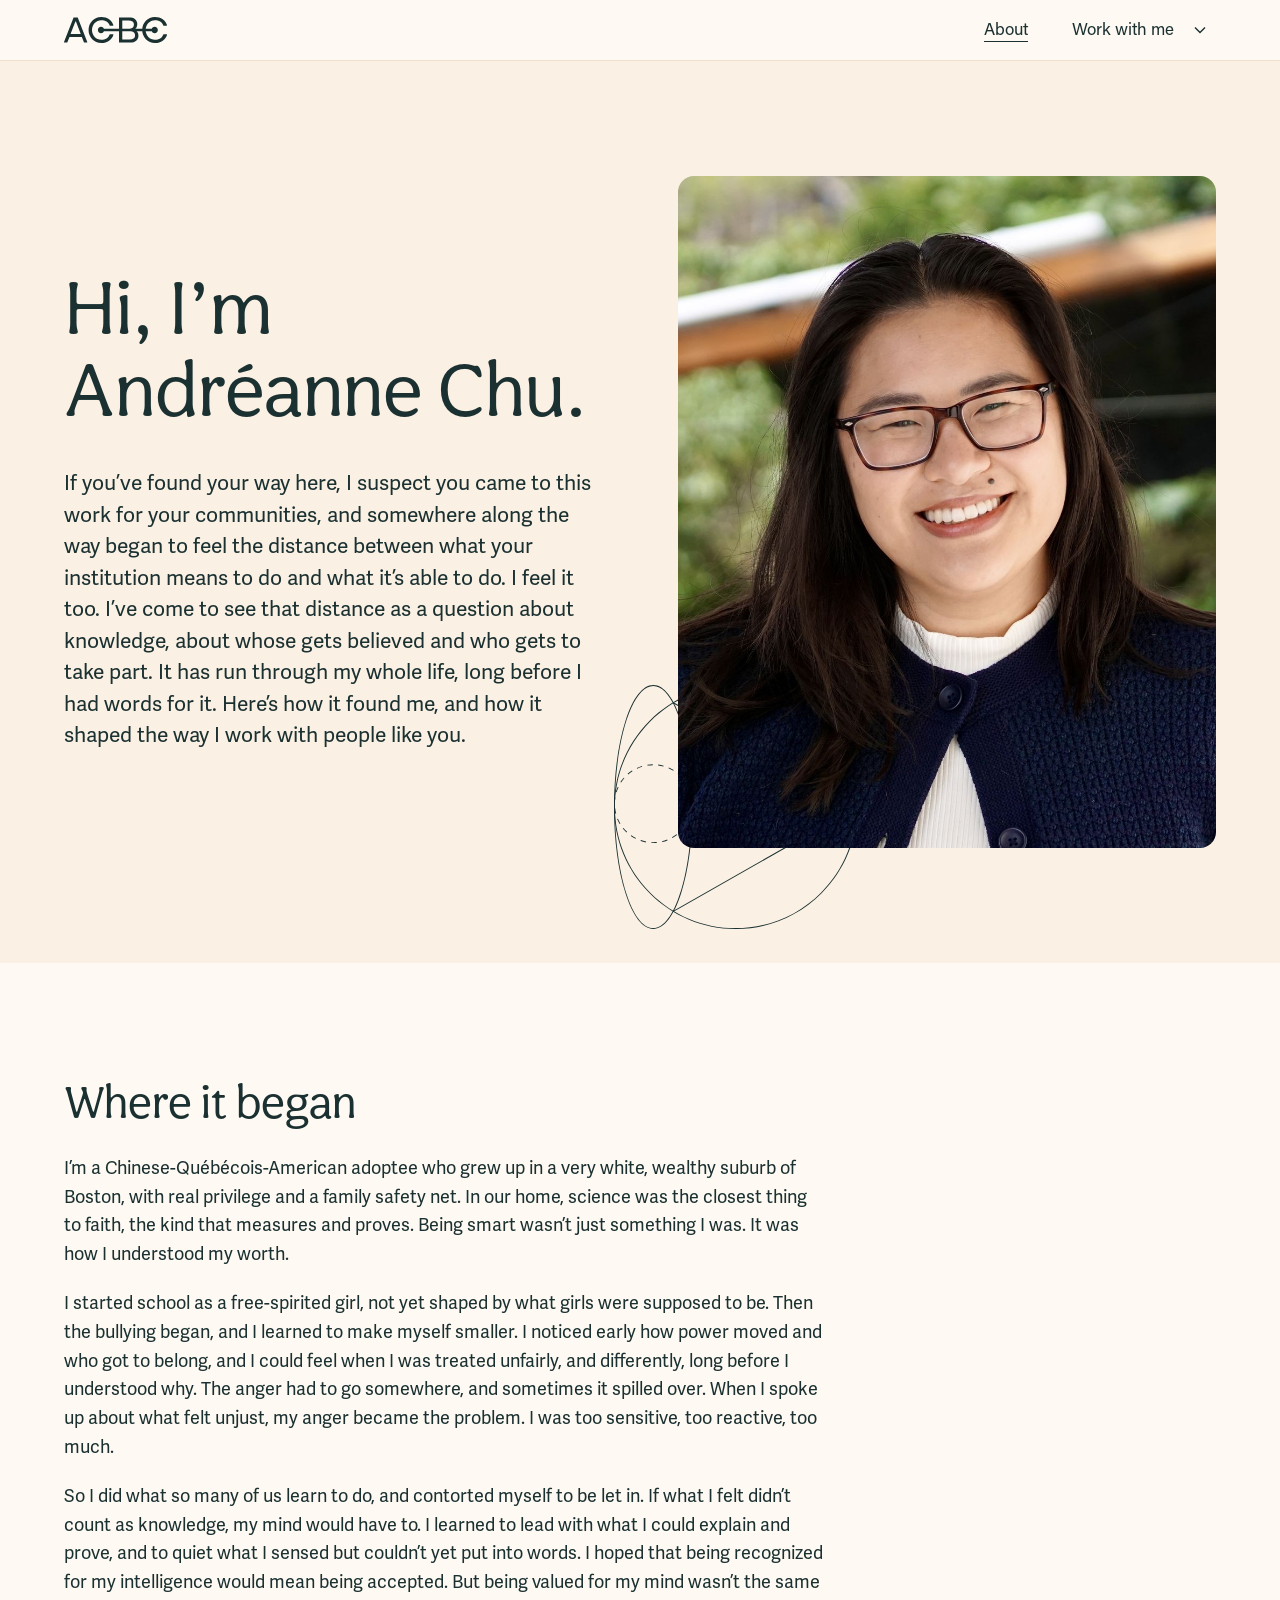
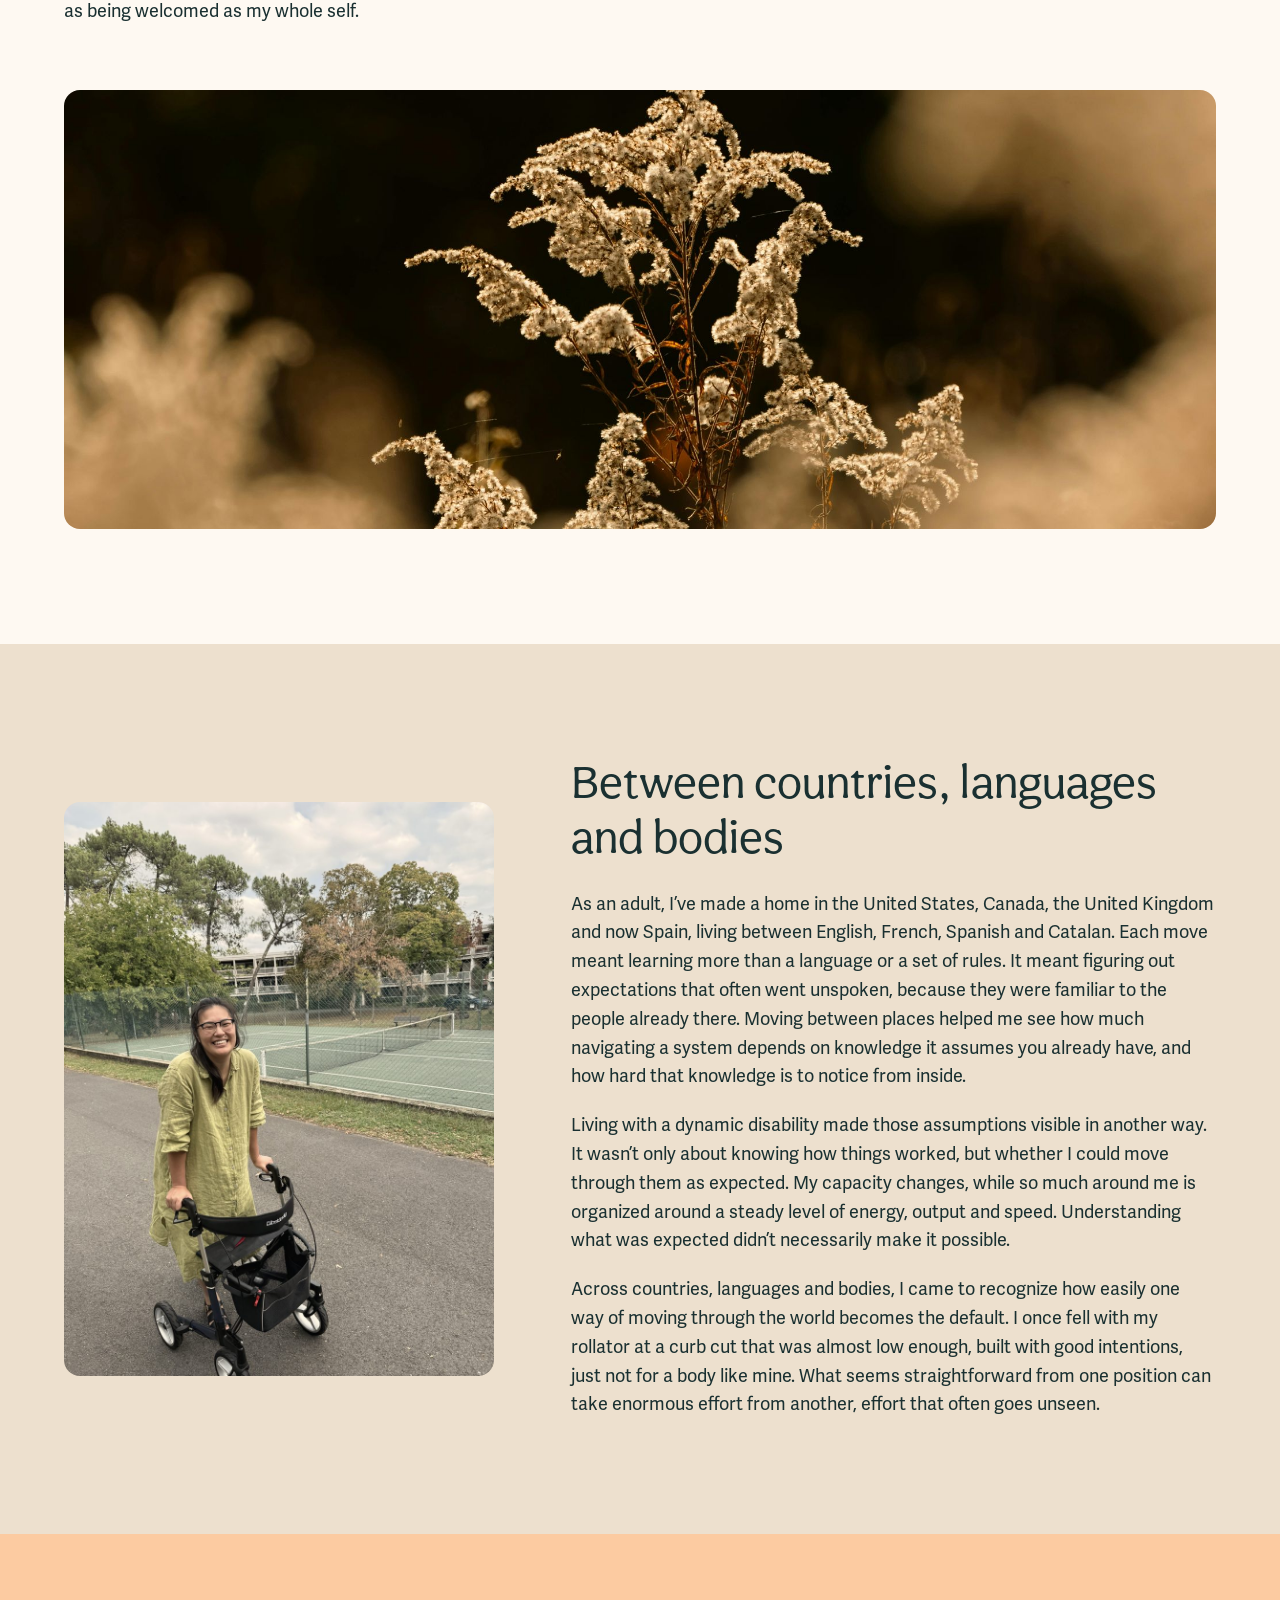
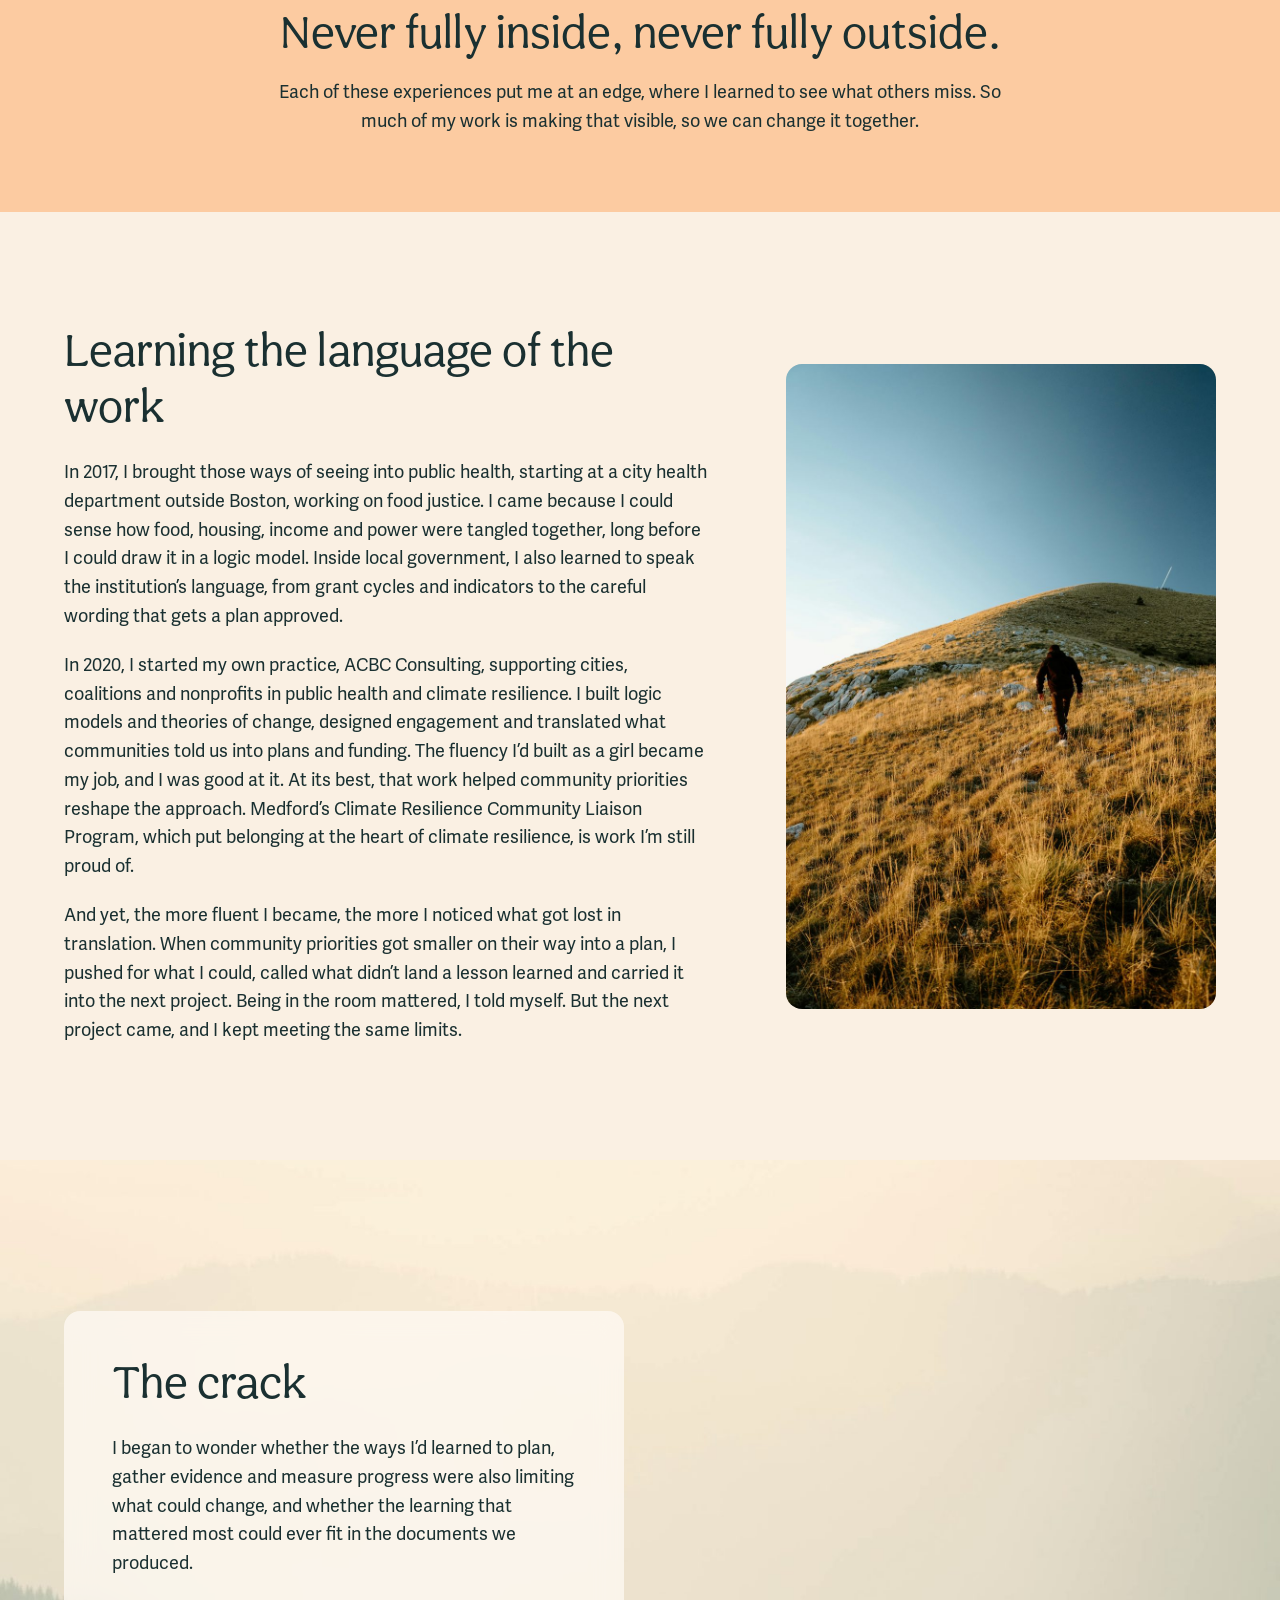
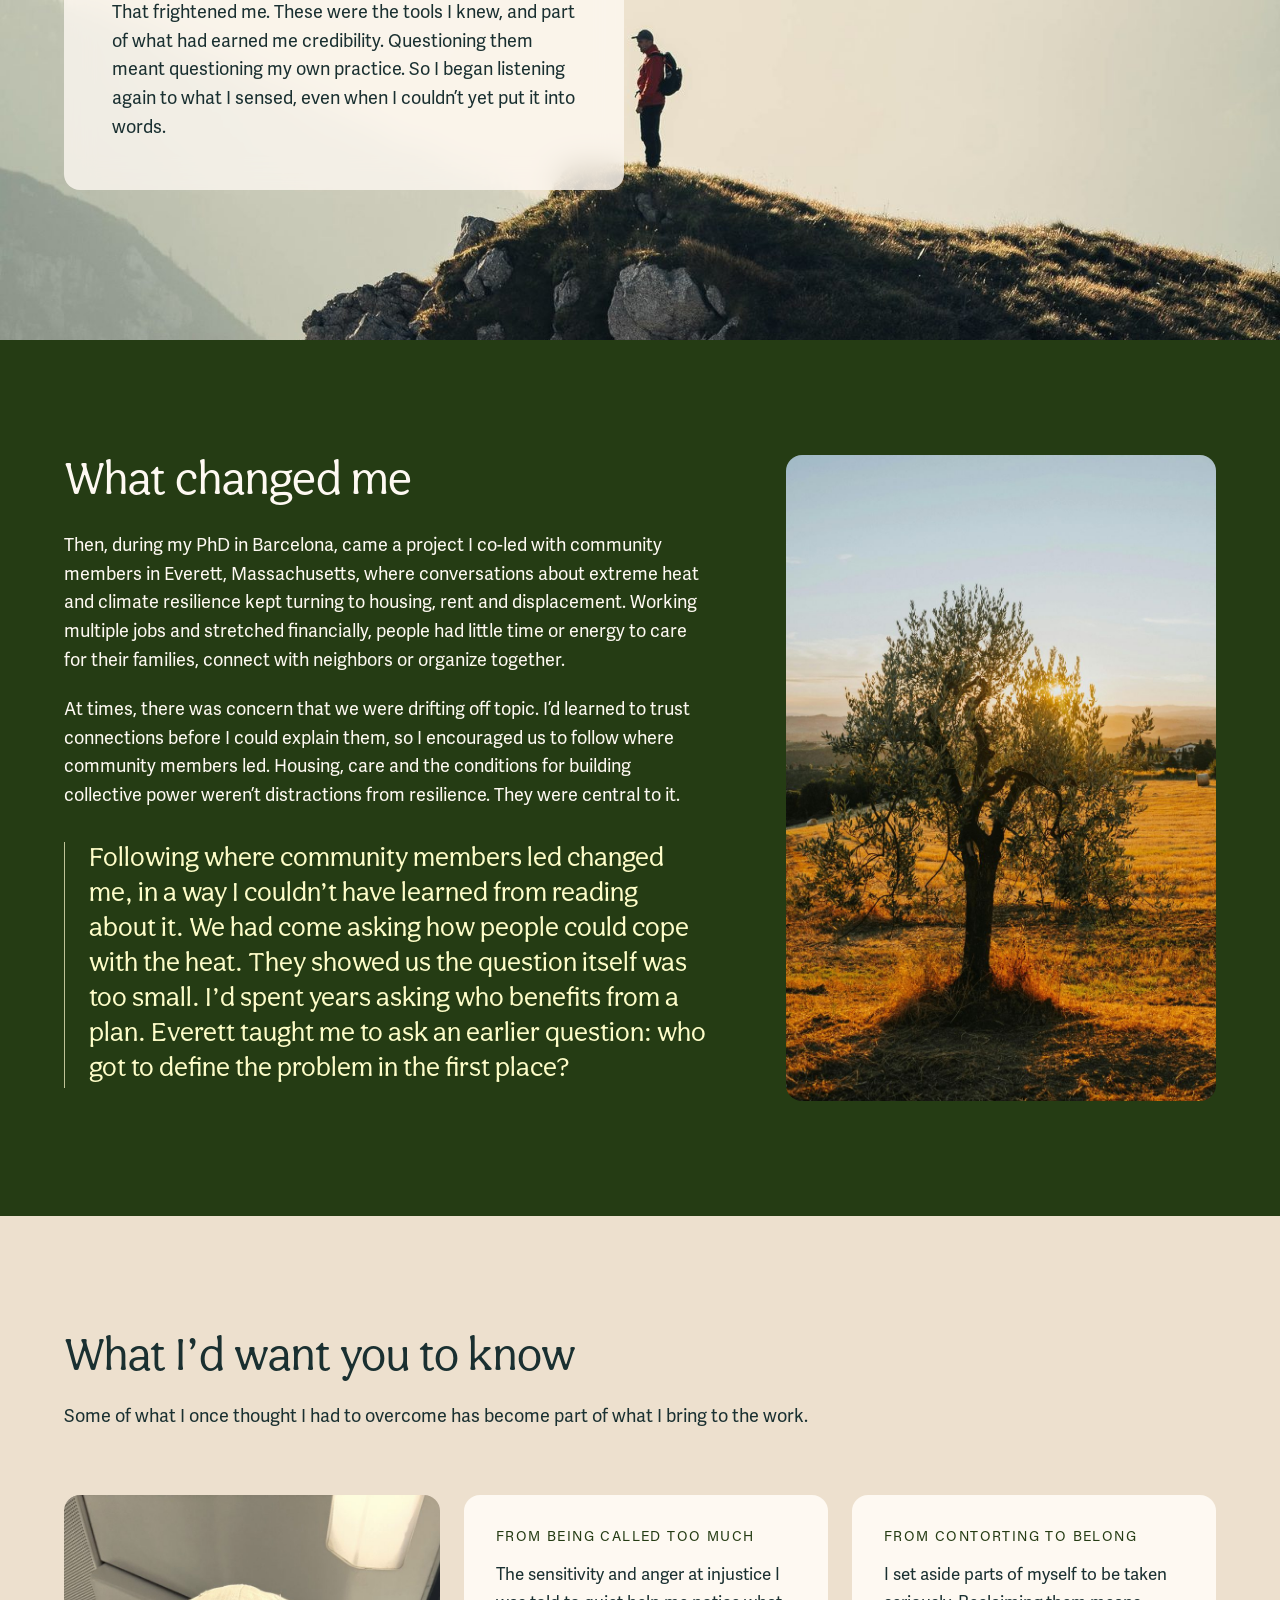
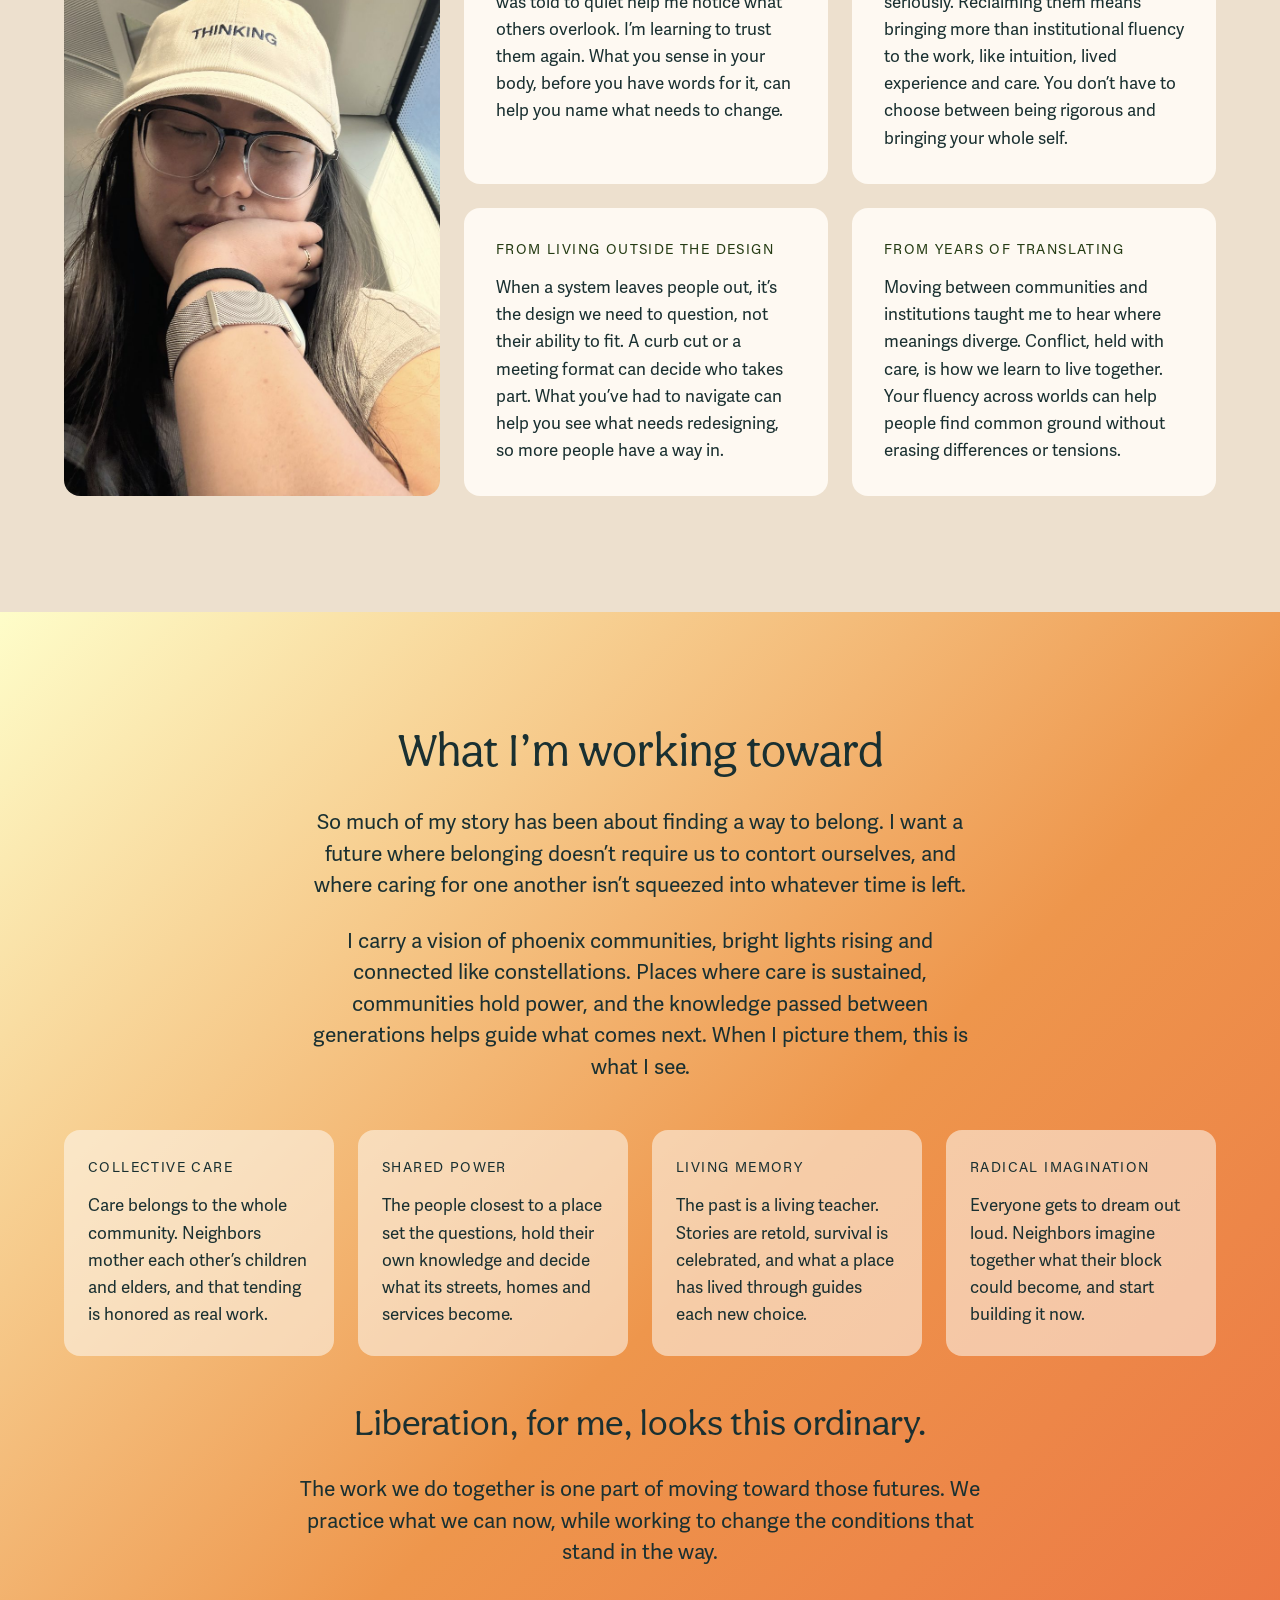
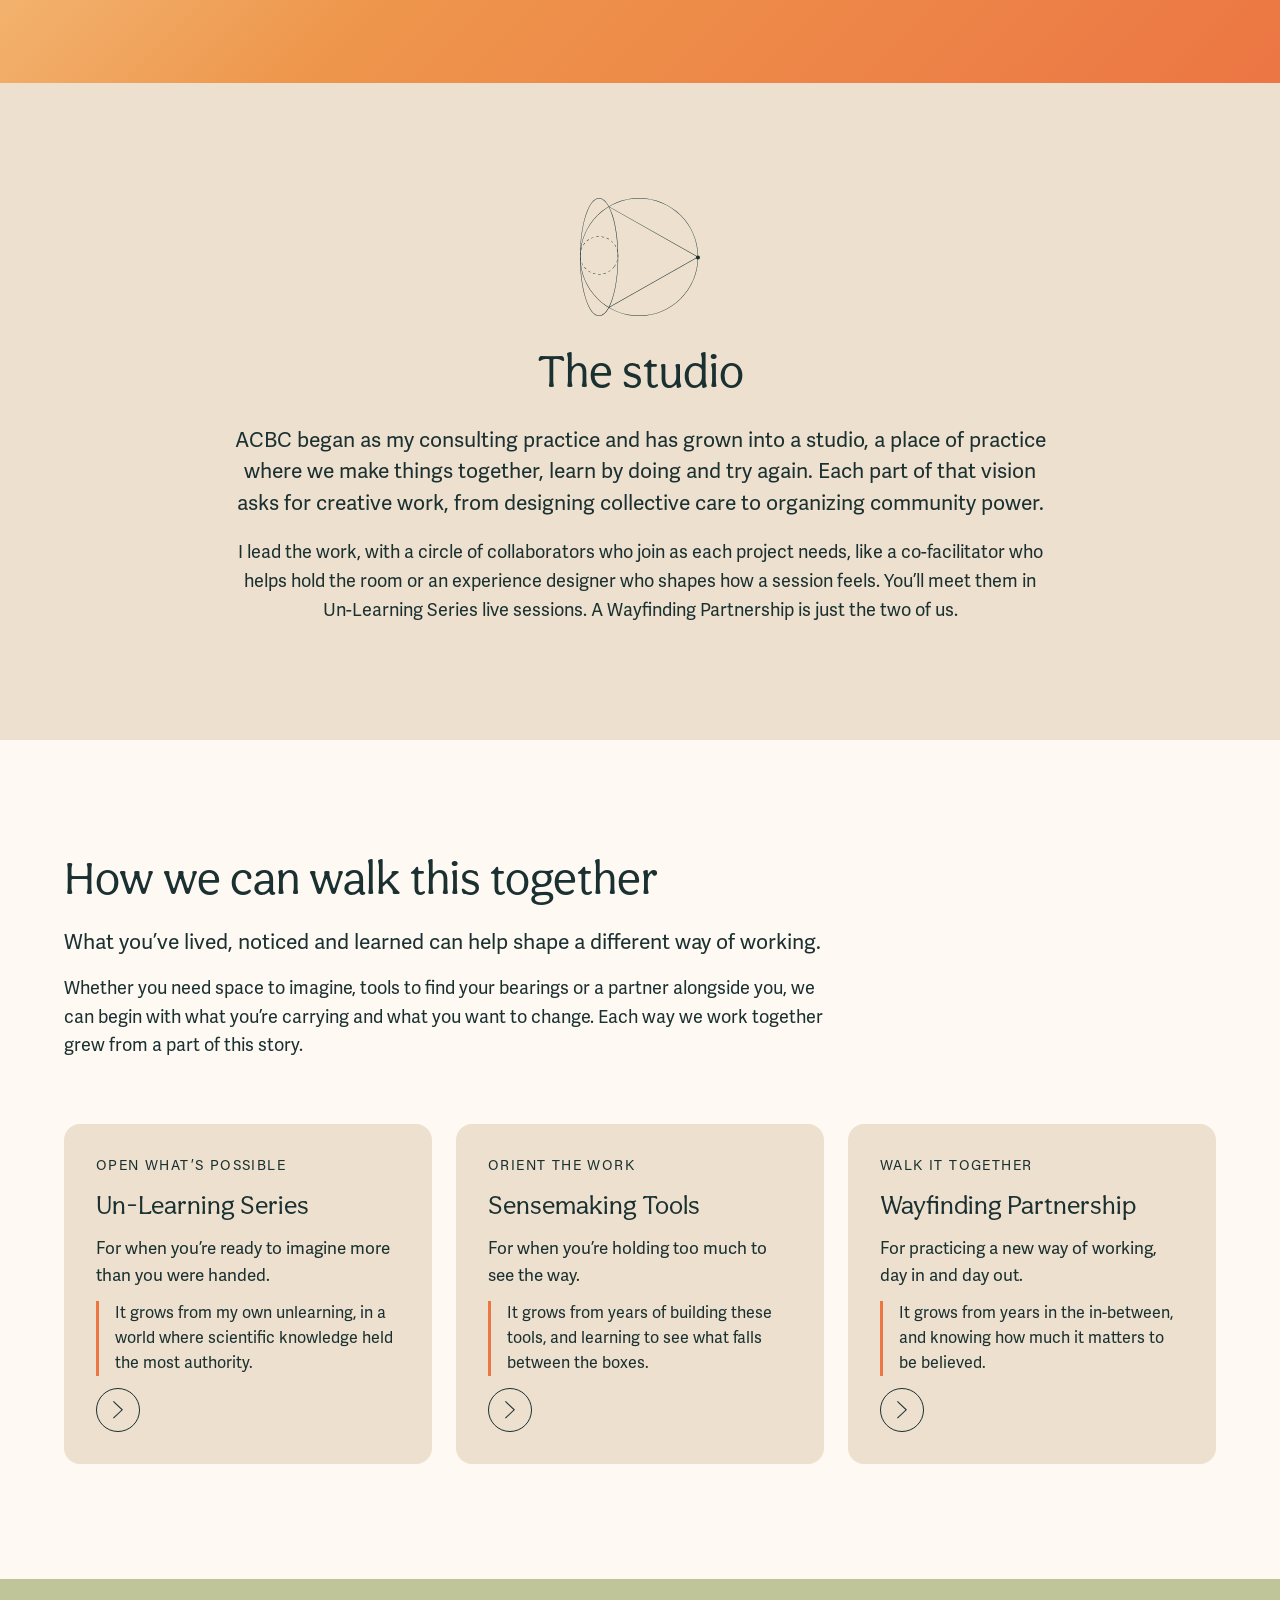
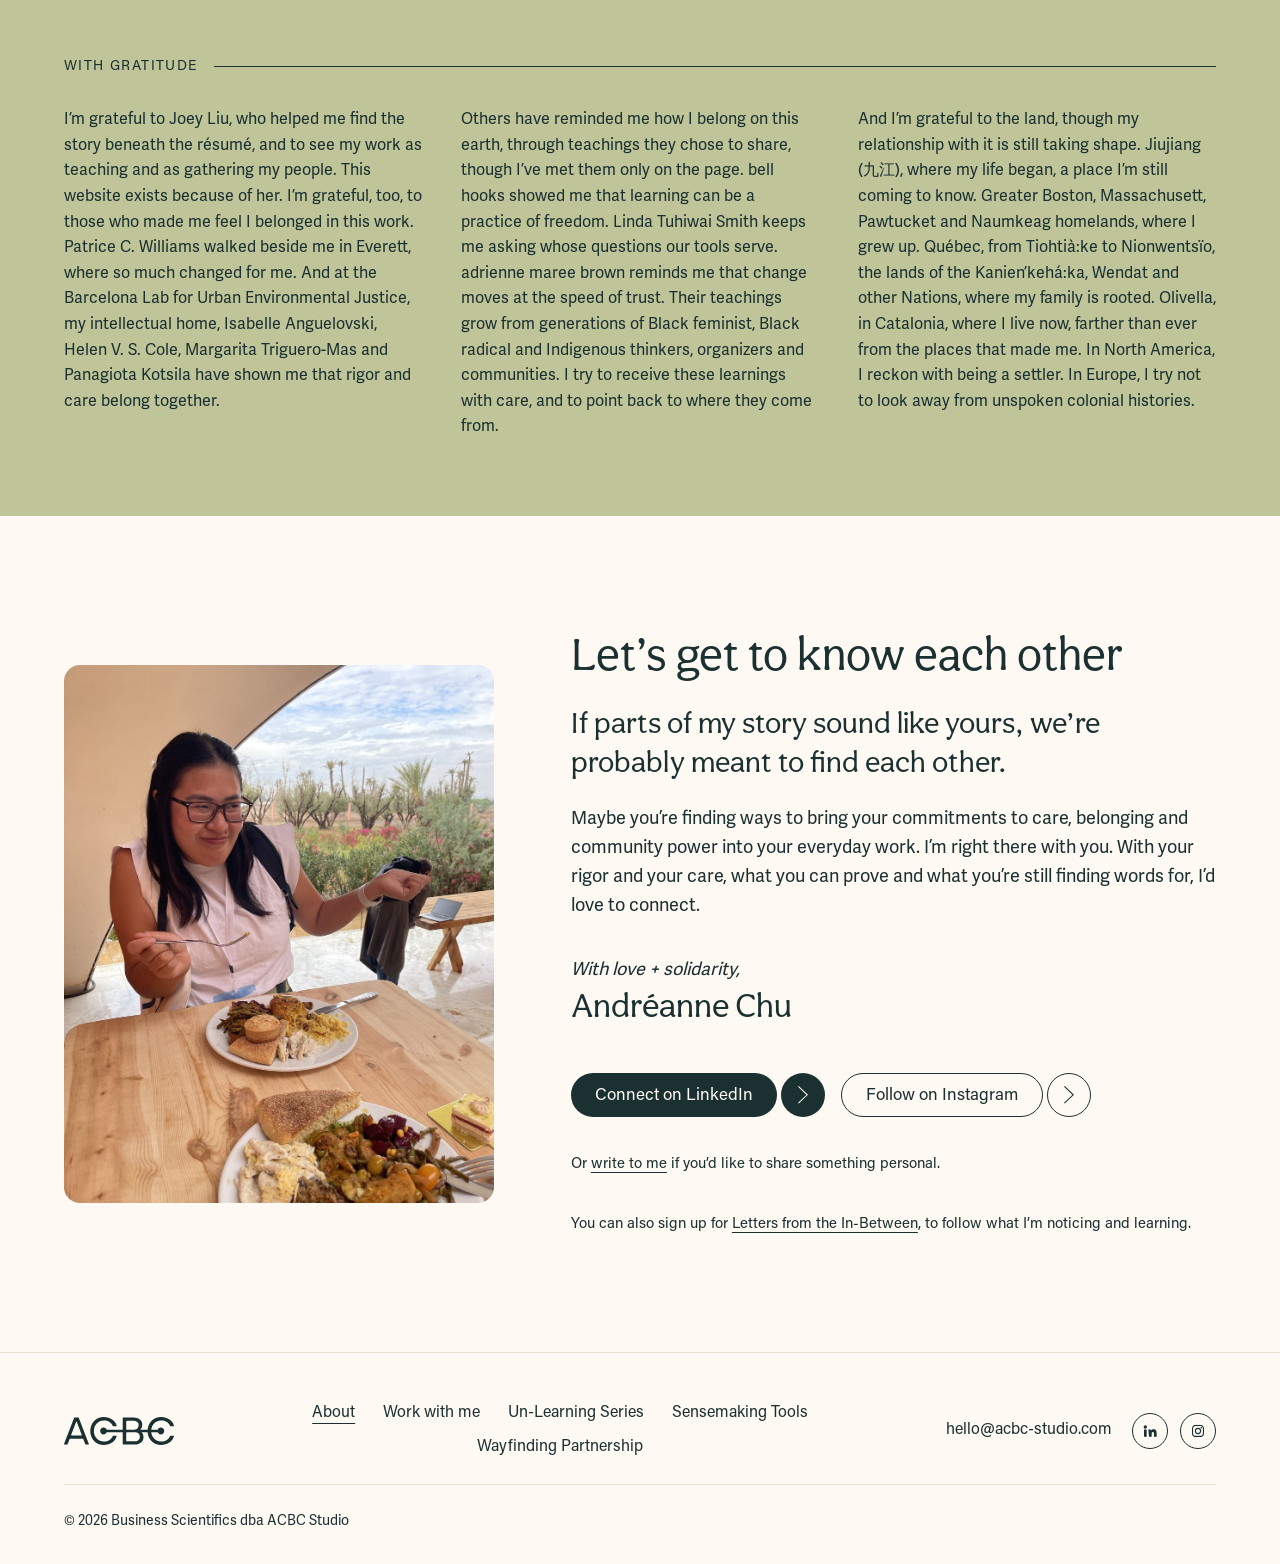
<file: about.html>
<!DOCTYPE html>
<html lang="en">
<head>
  <meta charset="utf-8">
  <meta name="robots" content="noindex, nofollow">
  <meta name="viewport" content="width=device-width, initial-scale=1">

  <title>About | ACBC Studio</title>
  <meta name="description" content="Andréanne Chu on how a life at the edges, and years inside institutions, shaped ACBC Studio’s way of working.">

  <meta property="og:title" content="About | ACBC Studio">
  <meta property="og:description" content="Andréanne Chu on how a life at the edges, and years inside institutions, shaped ACBC Studio’s way of working.">
  <meta property="og:type" content="website">
  <meta name="twitter:title" content="About | ACBC Studio">
  <meta name="twitter:description" content="Andréanne Chu on how a life at the edges, and years inside institutions, shaped ACBC Studio’s way of working.">

  <link rel="icon" href="assets/images/favicon.png" sizes="32x32" type="image/png">
  <link rel="icon" href="assets/images/favicon-192.png" sizes="192x192" type="image/png">
  <link rel="apple-touch-icon" href="assets/images/apple-touch-icon.png">

  <link rel="preload" href="assets/fonts/AesthetNova-Regular.otf" as="font" type="font/otf" crossorigin>
  <link rel="preload" href="assets/fonts/AdelleSans-Regular.otf" as="font" type="font/otf" crossorigin>
  <link rel="stylesheet" href="styles.css?v=33">
  <link rel="stylesheet" href="about.css?v=18">
</head>

<body>

  <!-- ============================= HEADER ============================= -->
  <header class="site-header">
    <div class="site-header__inner">
      <a aria-label='ACBC Studio, home' class='site-header__logo' href='/'>
        <img src="assets/images/logo.svg" alt="">
      </a>
      <button class="nav-toggle" type="button" aria-expanded="false" aria-controls="site-nav" aria-label="Menu">
        <span class="nav-toggle__bar"></span>
        <span class="nav-toggle__bar"></span>
        <span class="nav-toggle__bar"></span>
      </button>
      <nav class="site-nav" id="site-nav" aria-label="Main">
        <a aria-current='page' href='/about'>About</a>
        <div class="site-nav__group">
          <a class='site-nav__parent' href='/work-with-me'>Work with me</a>
          <button class="site-nav__chevron" type="button" aria-expanded="false" aria-controls="nav-ways" aria-label="Show the ways we work">
            <svg viewBox="0 0 12 8" aria-hidden="true"><path d="M1 1.5l5 5 5-5" fill="none" stroke="currentColor" stroke-width="1.4"/></svg>
          </button>
          <ul class="site-nav__menu" id="nav-ways" role="list">
            <li><a class='site-nav__item' href='/unlearning-series'>
              <span class="label site-nav__item-label">Open what’s possible</span>
              <span class="site-nav__item-name">Un-Learning Series</span>
              <span class="site-nav__item-line">A ten-week series for your whole team.</span>
            </a></li>
            <li><a class='site-nav__item' href='/sensemaking-tools'>
              <span class="label site-nav__item-label">Orient the work</span>
              <span class="site-nav__item-name">Sensemaking Tools</span>
              <span class="site-nav__item-line">A Compass or Map, built with your communities.</span>
            </a></li>
            <li><a class='site-nav__item' href='/wayfinding-partnership'>
              <span class="label site-nav__item-label">Walk it together</span>
              <span class="site-nav__item-name">Wayfinding Partnership</span>
              <span class="site-nav__item-line">Six months or more of strategic advisory for your team.</span>
            </a></li>
          </ul>
        </div>
      </nav>
    </div>
  </header>

  <main id="top">

    <!-- ============================= 1. HERO ============================= -->
    <section class="section section--stone about-hero">
      <div class="container about-split about-split--even">
        <div class="about-split__text">
          <h1 class="about-hero__title">Hi, I’m Andréanne Chu.</h1>
          <p class="text-lg">If you’ve found your way here, I suspect you came to this work for your communities, and somewhere along the way began to feel the distance between what your institution means to do and what it’s able to do. I feel it too. I’ve come to see that distance as a question about knowledge, about whose gets believed and who gets to take part. It has run through my whole life, long before I had words for it. Here’s how it found me, and how it shaped the way I work with people like you.</p>
        </div>
        <div class="about-hero__media">
          <!-- abstract brand illustration, tucked behind the headshot's lower-left corner -->
          <img class="about-hero__orbit" src="assets/images/abstract-triangle.svg" alt="" aria-hidden="true">
          <img class="about-photo about-photo--4x5" src="assets/images/about/headshot.jpg" width="1000" height="1250"
               alt="Andréanne smiling, in a navy cardigan, against greenery" fetchpriority="high">
        </div>
      </div>
    </section>

    <!-- ============================= 2. WHERE IT BEGAN ============================= -->
    <section class="section section--cotton">
      <div class="container">
        <div class="about-split__text about-measure">
          <h2 class="heading">Where it began</h2>
          <p>I’m a Chinese-Québécois-American adoptee who grew up in a very white, wealthy suburb of Boston, with real privilege and a family safety net. In our home, science was the closest thing to faith, the kind that measures and proves. Being smart wasn’t just something I was. It was how I understood my worth.</p>
          <p>I started school as a free-spirited girl, not yet shaped by what girls were supposed to be. Then the bullying began, and I learned to make myself smaller. I noticed early how power moved and who got to belong, and I could feel when I was treated unfairly, and differently, long before I understood why. The anger had to go somewhere, and sometimes it spilled over. When I spoke up about what felt unjust, my anger became the problem. I was too sensitive, too reactive, too much.</p>
          <p>So I did what so many of us learn to do, and contorted myself to be let in. If what I felt didn’t count as knowledge, my mind would have to. I learned to lead with what I could explain and prove, and to quiet what I sensed but couldn’t yet put into words. I hoped that being recognized for my intelligence would mean being accepted. But being valued for my mind wasn’t the same as being welcomed as my whole self.</p>
        </div>
        <img class="about-strip" src="assets/images/about/seed-head.jpg?v=2" width="2000" height="762" alt="" loading="lazy">
      </div>
    </section>

    <!-- ============================= 3. BETWEEN COUNTRIES, LANGUAGES AND BODIES ============================= -->
    <section class="section section--beige">
      <div class="container about-split about-split--media-first">
        <img class="about-photo about-photo--3x4" src="assets/images/about/rollator.jpg?v=2" width="900" height="1200"
             alt="Andréanne in a green linen dress, grinning, walking with her rollator" loading="lazy">
        <div class="about-split__text">
          <h2 class="heading">Between countries, languages and bodies</h2>
          <p>As an adult, I’ve made a home in the United States, Canada, the United Kingdom and now Spain, living between English, French, Spanish and Catalan. Each move meant learning more than a language or a set of rules. It meant figuring out expectations that often went unspoken, because they were familiar to the people already there. Moving between places helped me see how much navigating a system depends on knowledge it assumes you already have, and how hard that knowledge is to notice from inside.</p>
          <p>Living with a dynamic disability made those assumptions visible in another way. It wasn’t only about knowing how things worked, but whether I could move through them as expected. My capacity changes, while so much around me is organized around a steady level of energy, output and speed. Understanding what was expected didn’t necessarily make it possible.</p>
          <p>Across countries, languages and bodies, I came to recognize how easily one way of moving through the world becomes the default. I once fell with my rollator at a curb cut that was almost low enough, built with good intentions, just not for a body like mine. What seems straightforward from one position can take enormous effort from another, effort that often goes unseen.</p>
        </div>
      </div>
    </section>

    <!-- pull line: its own Peach band, a pause halfway through the story -->
    <section class="section section--peach about-pull-band">
      <div class="container about-pull">
        <p class="about-pull__line">Never fully inside, never fully outside.</p>
        <p>Each of these experiences put me at an edge, where I learned to see what others miss. So much of my work is making that visible, so we can change it together.</p>
      </div>
    </section>

    <!-- ============================= 4. LEARNING THE LANGUAGE OF THE WORK ============================= -->
    <section class="section section--stone">
      <div class="container about-split">
        <div class="about-split__text">
          <h2 class="heading">Learning the language of the work</h2>
          <p>In 2017, I brought those ways of seeing into public health, starting at a city health department outside Boston, working on food justice. I came because I could sense how food, housing, income and power were tangled together, long before I could draw it in a logic model. Inside local government, I also learned to speak the institution’s language, from grant cycles and indicators to the careful wording that gets a plan approved.</p>
          <p>In 2020, I started my own practice, ACBC Consulting, supporting cities, coalitions and nonprofits in public health and climate resilience. I built logic models and theories of change, designed engagement and translated what communities told us into plans and funding. The fluency I’d built as a girl became my job, and I was good at it. At its best, that work helped community priorities reshape the approach. Medford’s Climate Resilience Community Liaison Program, which put belonging at the heart of climate resilience, is work I’m still proud of.</p>
          <p>And yet, the more fluent I became, the more I noticed what got lost in translation. When community priorities got smaller on their way into a plan, I pushed for what I could, called what didn’t land a lesson learned and carried it into the next project. Being in the room mattered, I told myself. But the next project came, and I kept meeting the same limits.</p>
        </div>
        <img class="about-photo about-photo--2x3" src="assets/images/about/climbing-alone.jpg" width="900" height="1350" alt="" loading="lazy">
      </div>
    </section>

    <!-- ============================= 5. THE CRACK ============================= -->
    <section class="about-crack">
      <img class="about-crack__image" src="assets/images/about/cliff-mist.jpg?v=2" width="1600" height="2400" alt="" loading="lazy">
      <div class="container">
        <div class="about-crack__box">
          <h2 class="heading">The crack</h2>
          <p>I began to wonder whether the ways I’d learned to plan, gather evidence and measure progress were also limiting what could change, and whether the learning that mattered most could ever fit in the documents we produced.</p>
          <p>That frightened me. These were the tools I knew, and part of what had earned me credibility. Questioning them meant questioning my own practice. So I began listening again to what I sensed, even when I couldn’t yet put it into words.</p>
        </div>
      </div>
    </section>

    <!-- ============================= 6. WHAT CHANGED ME ============================= -->
    <section class="section section--forest">
      <div class="container about-split about-split--top">
        <div class="about-split__text">
          <h2 class="heading">What changed me</h2>
          <p>Then, during my PhD in Barcelona, came a project I co-led with community members in Everett, Massachusetts, where conversations about extreme heat and climate resilience kept turning to housing, rent and displacement. Working multiple jobs and stretched financially, people had little time or energy to care for their families, connect with neighbors or organize together.</p>
          <p>At times, there was concern that we were drifting off topic. I’d learned to trust connections before I could explain them, so I encouraged us to follow where community members led. Housing, care and the conditions for building collective power weren’t distractions from resilience. They were central to it.</p>
          <p class="about-takeaway">Following where community members led changed me, in a way I couldn’t have learned from reading about it. We had come asking how people could cope with the heat. They showed us the question itself was too small. I’d spent years asking who benefits from a plan. Everett taught me to ask an earlier question: who got to define the problem in the first place?</p>
        </div>
        <img class="about-photo about-photo--2x3 about-sticky" src="assets/images/about/olive-tree.jpg" width="900" height="1350" alt="" loading="lazy">
      </div>
    </section>

    <!-- ============================= 7. WHAT I'D WANT YOU TO KNOW ============================= -->
    <section class="section section--beige">
      <div class="container">
        <div class="section-intro">
          <h2 class="heading">What I’d want you to know</h2>
          <p>Some of what I once thought I had to overcome has become part of what I bring to the work.</p>
        </div>
        <div class="about-know">
          <img class="about-know__photo" src="assets/images/about/thinking-cap.jpg?v=2" width="1000" height="1333"
               alt="Andréanne with eyes closed in a cap that reads THINKING, resting by a train window" loading="lazy">
          <div class="about-know__grid">
            <article class="about-card about-card--cotton">
              <h3 class="label about-card__label">From being called too much</h3>
              <p>The sensitivity and anger at injustice I was told to quiet help me notice what others overlook. I’m learning to trust them again. What you sense in your body, before you have words for it, can help you name what needs to change.</p>
            </article>
            <article class="about-card about-card--cotton">
              <h3 class="label about-card__label">From contorting to belong</h3>
              <p>I set aside parts of myself to be taken seriously. Reclaiming them means bringing more than institutional fluency to the work, like intuition, lived experience and care. You don’t have to choose between being rigorous and bringing your whole self.</p>
            </article>
            <article class="about-card about-card--cotton">
              <h3 class="label about-card__label">From living outside the design</h3>
              <p>When a system leaves people out, it’s the design we need to question, not their ability to fit. A curb cut or a meeting format can decide who takes part. What you’ve had to navigate can help you see what needs redesigning, so more people have a way in.</p>
            </article>
            <article class="about-card about-card--cotton">
              <h3 class="label about-card__label">From years of translating</h3>
              <p>Moving between communities and institutions taught me to hear where meanings diverge. Conflict, held with care, is how we learn to live together. Your fluency across worlds can help people find common ground without erasing differences or tensions.</p>
            </article>
          </div>
        </div>
      </div>
    </section>

    <!-- ============================= 8. WHAT I'M WORKING TOWARD (VISION) ============================= -->
    <section class="section section--gradient">
      <div class="container about-vision">
        <h2 class="heading">What I’m working toward</h2>
        <p class="text-lg">So much of my story has been about finding a way to belong. I want a future where belonging doesn’t require us to contort ourselves, and where caring for one another isn’t squeezed into whatever time is left.</p>
        <p class="text-lg">I carry a vision of phoenix communities, bright lights rising and connected like constellations. Places where care is sustained, communities hold power, and the knowledge passed between generations helps guide what comes next. When I picture them, this is what I see.</p>

        <ul class="about-vision__cards" role="list">
          <li class="about-vision__card">
            <h3 class="label">Collective care</h3>
            <p>Care belongs to the whole community. Neighbors mother each other’s children and elders, and that tending is honored as real work.</p>
          </li>
          <li class="about-vision__card">
            <h3 class="label">Shared power</h3>
            <p>The people closest to a place set the questions, hold their own knowledge and decide what its streets, homes and services become.</p>
          </li>
          <li class="about-vision__card">
            <h3 class="label">Living memory</h3>
            <p>The past is a living teacher. Stories are retold, survival is celebrated, and what a place has lived through guides each new choice.</p>
          </li>
          <li class="about-vision__card">
            <h3 class="label">Radical imagination</h3>
            <p>Everyone gets to dream out loud. Neighbors imagine together what their block could become, and start building it now.</p>
          </li>
        </ul>

        <p class="about-vision__close">Liberation, for me, looks this ordinary.</p>
        <p class="text-lg">The work we do together is one part of moving toward those futures. We practice what we can now, while working to change the conditions that stand in the way.</p>
      </div>
    </section>

    <!-- ============================= 9. THE STUDIO ============================= -->
    <!-- [TO CONFIRM] Replaces "Why a studio." Check the collaborator roles are described accurately. -->
    <section class="section section--beige">
      <div class="container about-studio">
        <img class="about-studio__art" src="assets/images/studio-mark.svg" alt="" aria-hidden="true">
        <h2 class="heading">The studio</h2>
        <p class="text-lg">ACBC began as my consulting practice and has grown into a studio, a place of practice where we make things together, learn by doing and try again. Each part of that vision asks for creative work, from designing collective care to organizing community power.</p>
        <p>I lead the work, with a circle of collaborators who join as each project needs, like a co-facilitator who helps hold the room or an experience designer who shapes how a session feels. You’ll meet them in Un-Learning Series live sessions. A Wayfinding Partnership is just the two of us.</p>
      </div>
    </section>

    <!-- ============================= 10. HOW WE CAN WALK THIS TOGETHER ============================= -->
    <section class="section section--cotton">
      <div class="container">
        <div class="section-intro">
          <h2 class="heading">How we can walk this together</h2>
          <p class="text-lg">What you’ve lived, noticed and learned can help shape a different way of working.</p>
          <p>Whether you need space to imagine, tools to find your bearings or a partner alongside you, we can begin with what you’re carrying and what you want to change. Each way we work together grew from a part of this story.</p>
        </div>

        <ul class="about-offers" role="list">
          <li class="about-card about-card--beige">
            <p class="label">Open what’s possible</p>
            <h3 class="about-card__title"><a href='/unlearning-series'>Un-Learning Series</a></h3>
            <p>For when you’re ready to imagine more than you were handed.</p>
            <p class="about-offers__root about-callout">It grows from my own unlearning, in a world where scientific knowledge held the most authority.</p>
            <span class="about-offers__arrow" aria-hidden="true"><img src="assets/images/arrow-right-carbon.svg" alt=""></span>
          </li>
          <li class="about-card about-card--beige">
            <p class="label">Orient the work</p>
            <h3 class="about-card__title"><a href='/sensemaking-tools'>Sensemaking Tools</a></h3>
            <p>For when you’re holding too much to see the way.</p>
            <p class="about-offers__root about-callout">It grows from years of building these tools, and learning to see what falls between the boxes.</p>
            <span class="about-offers__arrow" aria-hidden="true"><img src="assets/images/arrow-right-carbon.svg" alt=""></span>
          </li>
          <li class="about-card about-card--beige">
            <p class="label">Walk it together</p>
            <h3 class="about-card__title"><a href='/wayfinding-partnership'>Wayfinding Partnership</a></h3>
            <p>For practicing a new way of working, day in and day out.</p>
            <p class="about-offers__root about-callout">It grows from years in the in-between, and knowing how much it matters to be believed.</p>
            <span class="about-offers__arrow" aria-hidden="true"><img src="assets/images/arrow-right-carbon.svg" alt=""></span>
          </li>
        </ul>
      </div>
    </section>

    <!-- ============================= 11. WITH GRATITUDE ============================= -->
    <section class="section section--olive about-ps">
      <div class="container">
        <div class="about-ps__head">
          <h2 class="label">With gratitude</h2>
          <span aria-hidden="true"></span>
        </div>
        <div class="about-columns about-columns--three">
          <p>I’m grateful to Joey Liu, who helped me find the story beneath the résumé, and to see my work as teaching and as gathering my people. This website exists because of her. I’m grateful, too, to those who made me feel I belonged in this work. Patrice C. Williams walked beside me in Everett, where so much changed for me. And at the Barcelona Lab for Urban Environmental Justice, my intellectual home, Isabelle Anguelovski, Helen V. S. Cole, Margarita Triguero-Mas and Panagiota Kotsila have shown me that rigor and care belong together.</p>
          <p>Others have reminded me how I belong on this earth, through teachings they chose to share, though I’ve met them only on the page. bell hooks showed me that learning can be a practice of freedom. Linda Tuhiwai Smith keeps me asking whose questions our tools serve. adrienne maree brown reminds me that change moves at the speed of trust. Their teachings grow from generations of Black feminist, Black radical and Indigenous thinkers, organizers and communities. I try to receive these learnings with care, and to point back to where they come from.</p>
          <p>And I’m grateful to the land, though my relationship with it is still taking shape. Jiujiang (<span lang="zh-Hans">九江</span>), where my life began, a place I’m still coming to know. Greater Boston, Massachusett, Pawtucket and Naumkeag homelands, where I grew up. Québec, from Tiohtià:ke to Nionwentsïo, the lands of the Kanien’kehá:ka, Wendat and other Nations, where my family is rooted. Olivella, in Catalonia, where I live now, farther than ever from the places that made me. In North America, I reckon with being a settler. In Europe, I try not to look away from unspoken colonial histories.</p>
        </div>
      </div>
    </section>

    <!-- ============================= 12. LET'S GET TO KNOW EACH OTHER ============================= -->
    <section class="section section--cotton">
      <div class="container split">
        <img class="about-photo about-photo--4x5" src="assets/images/about/shared-table.jpg" width="1000" height="1333"
             alt="Andréanne at a shared table, mid-meal and mid-story, gesturing and grinning" loading="lazy">
        <div class="split__content">
          <h2 class="heading">Let’s get to know each other</h2>
          <p class="about-invite">If parts of my story sound like yours, we’re probably meant to find each other.</p>
          <p>Maybe you’re finding ways to bring your commitments to care, belonging and community power into your everyday work. I’m right there with you. With your rigor and your care, what you can prove and what you’re still finding words for, I’d love to connect.</p>

          <p class="signoff">With love + solidarity,<span class="signoff__name">Andréanne Chu</span></p>

          <div class="btn-row">
            <a class="btn btn--primary" href="https://www.linkedin.com/in/andreannechu" target="_blank" rel="noopener">
              <span class="btn__label">Connect on LinkedIn</span>
              <span class="btn__arrow" aria-hidden="true"><img src="assets/images/arrow-right-light.svg" alt=""></span>
            </a>
            <a class="btn btn--secondary" href="https://www.instagram.com/acbc.studio/" target="_blank" rel="noopener">
              <span class="btn__label">Follow on Instagram</span>
              <span class="btn__arrow" aria-hidden="true"><img src="assets/images/arrow-right-carbon.svg" alt=""></span>
            </a>
          </div>
          <p class="text-link-line">Or <a class="text-link" href="mailto:hello@acbc-studio.com?subject=Hello%20from%20your%20About%20page">write to me</a> if you’d like to share something personal.</p>
          <p class="text-link-line">You can also sign up for <a class='text-link' href='/#letters'>Letters from the In-Between</a>, to follow what I’m noticing and learning.</p>
        </div>
      </div>
    </section>

  </main>

  <!-- ============================= FOOTER ============================= -->
  <footer class="site-footer">
    <div class="container site-footer__inner">
      <a aria-label='ACBC Studio, home' class='site-footer__logo' href='/'><img src="assets/images/logo.svg" alt=""></a>

      <nav class="site-footer__nav" aria-label="Footer">
        <a aria-current='page' href='/about'>About</a>
        <a href='/work-with-me'>Work with me</a>
        <a href='/unlearning-series'>Un-Learning Series</a>
        <a href='/sensemaking-tools'>Sensemaking Tools</a>
        <a href='/wayfinding-partnership'>Wayfinding Partnership</a>
      </nav>

      <div class="site-footer__contact">
        <a class="site-footer__email" href="mailto:hello@acbc-studio.com">hello@acbc-studio.com</a>
        <div class="site-footer__social">
          <a href="https://www.linkedin.com/in/andreannechu" target="_blank" rel="noopener" aria-label="LinkedIn">
            <svg viewBox="0 0 24 24" aria-hidden="true"><path d="M4.98 3.5a2.5 2.5 0 1 1 0 5 2.5 2.5 0 0 1 0-5zM3 9.75h4v11H3zm6.5 0h3.83v1.5h.05c.53-1 1.84-2.06 3.79-2.06 4.05 0 4.8 2.67 4.8 6.13v5.43h-4v-4.81c0-1.15-.02-2.62-1.6-2.62-1.6 0-1.84 1.25-1.84 2.54v4.89h-4z"/></svg>
          </a>
          <a href="https://www.instagram.com/acbc.studio/" target="_blank" rel="noopener" aria-label="Instagram">
            <svg viewBox="0 0 24 24" aria-hidden="true"><path d="M12 7.3a4.7 4.7 0 1 0 0 9.4 4.7 4.7 0 0 0 0-9.4zm0 7.75a3.05 3.05 0 1 1 0-6.1 3.05 3.05 0 0 1 0 6.1zM17 5.9a1.1 1.1 0 1 0 0 2.2 1.1 1.1 0 0 0 0-2.2zM12 3c-2.44 0-2.75.01-3.71.05-.96.05-1.61.2-2.18.42a4.4 4.4 0 0 0-1.6 1.04 4.4 4.4 0 0 0-1.04 1.6c-.22.57-.37 1.22-.42 2.18C3.01 9.25 3 9.56 3 12s.01 2.75.05 3.71c.05.96.2 1.61.42 2.18.23.6.54 1.1 1.04 1.6.5.5 1 .81 1.6 1.04.57.22 1.22.37 2.18.42.96.04 1.27.05 3.71.05s2.75-.01 3.71-.05c.96-.05 1.61-.2 2.18-.42a4.4 4.4 0 0 0 1.6-1.04c.5-.5.81-1 1.04-1.6.22-.57.37-1.22.42-2.18.04-.96.05-1.27.05-3.71s-.01-2.75-.05-3.71c-.05-.96-.2-1.61-.42-2.18a4.4 4.4 0 0 0-1.04-1.6 4.4 4.4 0 0 0-1.6-1.04c-.57-.22-1.22-.37-2.18-.42C14.75 3.01 14.44 3 12 3zm0 1.62c2.4 0 2.69.01 3.64.05.88.04 1.35.19 1.67.31.42.16.72.36 1.03.67.32.31.51.61.67 1.03.12.32.27.8.31 1.67.04.95.05 1.24.05 3.64s-.01 2.69-.05 3.64c-.04.88-.19 1.35-.31 1.67-.16.42-.36.72-.67 1.03-.31.32-.61.51-1.03.67-.32.12-.8.27-1.67.31-.95.04-1.24.05-3.64.05s-2.69-.01-3.64-.05c-.88-.04-1.35-.19-1.67-.31a2.8 2.8 0 0 1-1.03-.67 2.8 2.8 0 0 1-.67-1.03c-.12-.32-.27-.8-.31-1.67-.04-.95-.05-1.24-.05-3.64s.01-2.69.05-3.64c.04-.88.19-1.35.31-1.67.16-.42.36-.72.67-1.03.31-.32.61-.51 1.03-.67.32-.12.8-.27 1.67-.31.95-.04 1.24-.05 3.64-.05z"/></svg>
          </a>
        </div>
      </div>

      <p class="site-footer__legal">© 2026 Business Scientifics dba ACBC Studio</p>
    </div>
  </footer>

<script src="script.js?v=4" defer></script>
</body>
</html>
</file>
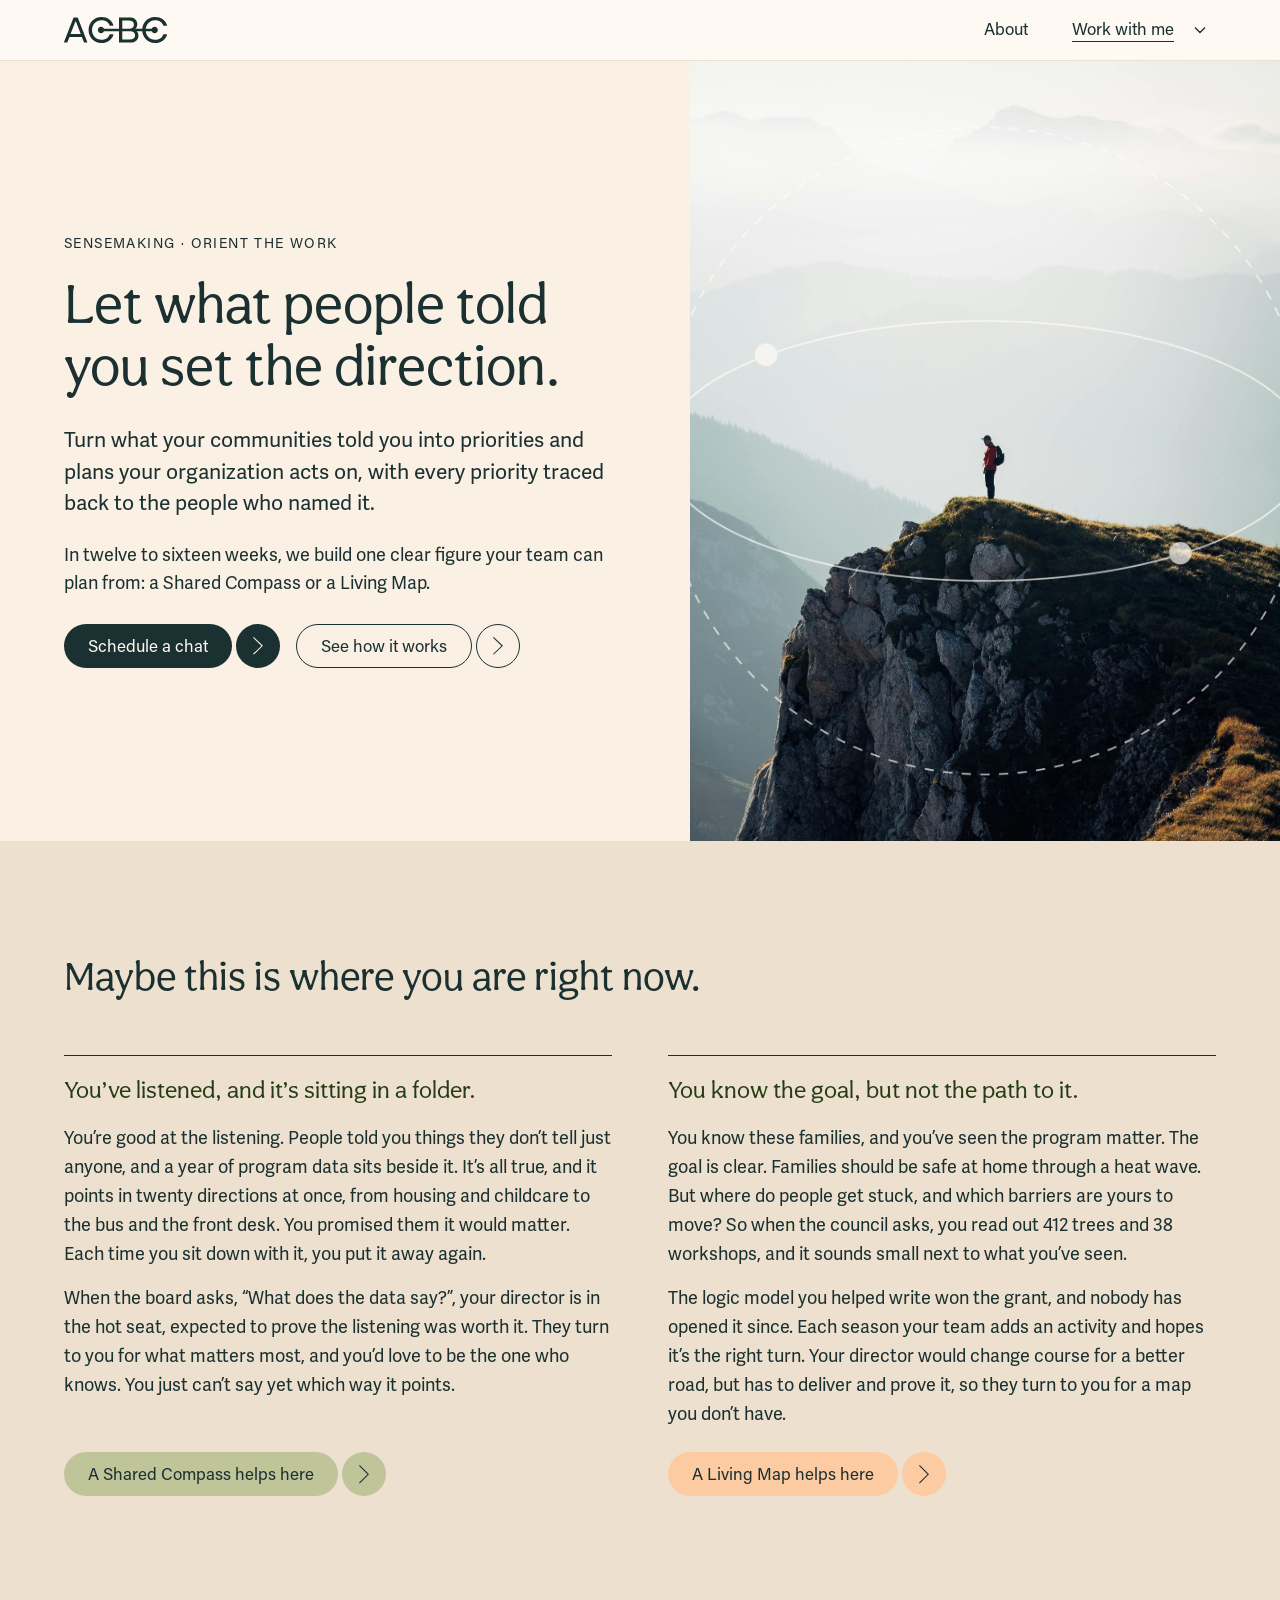
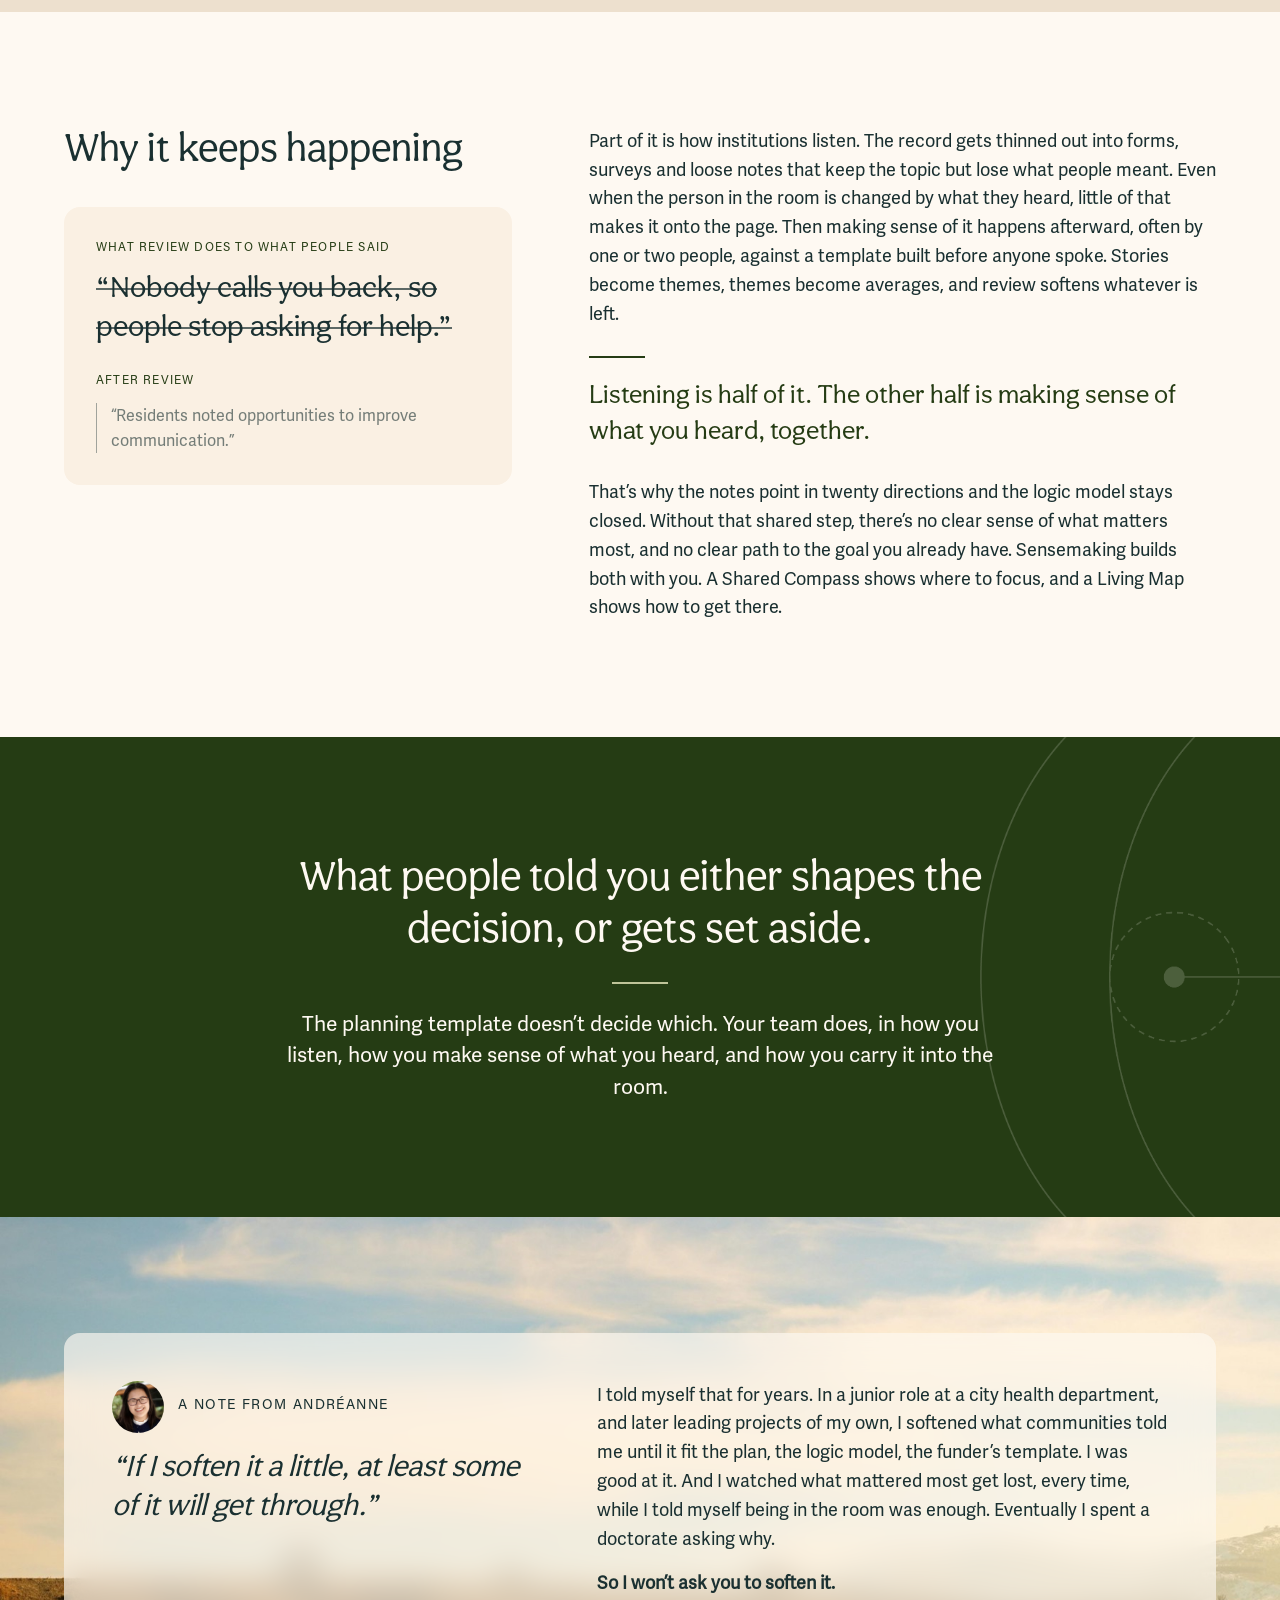
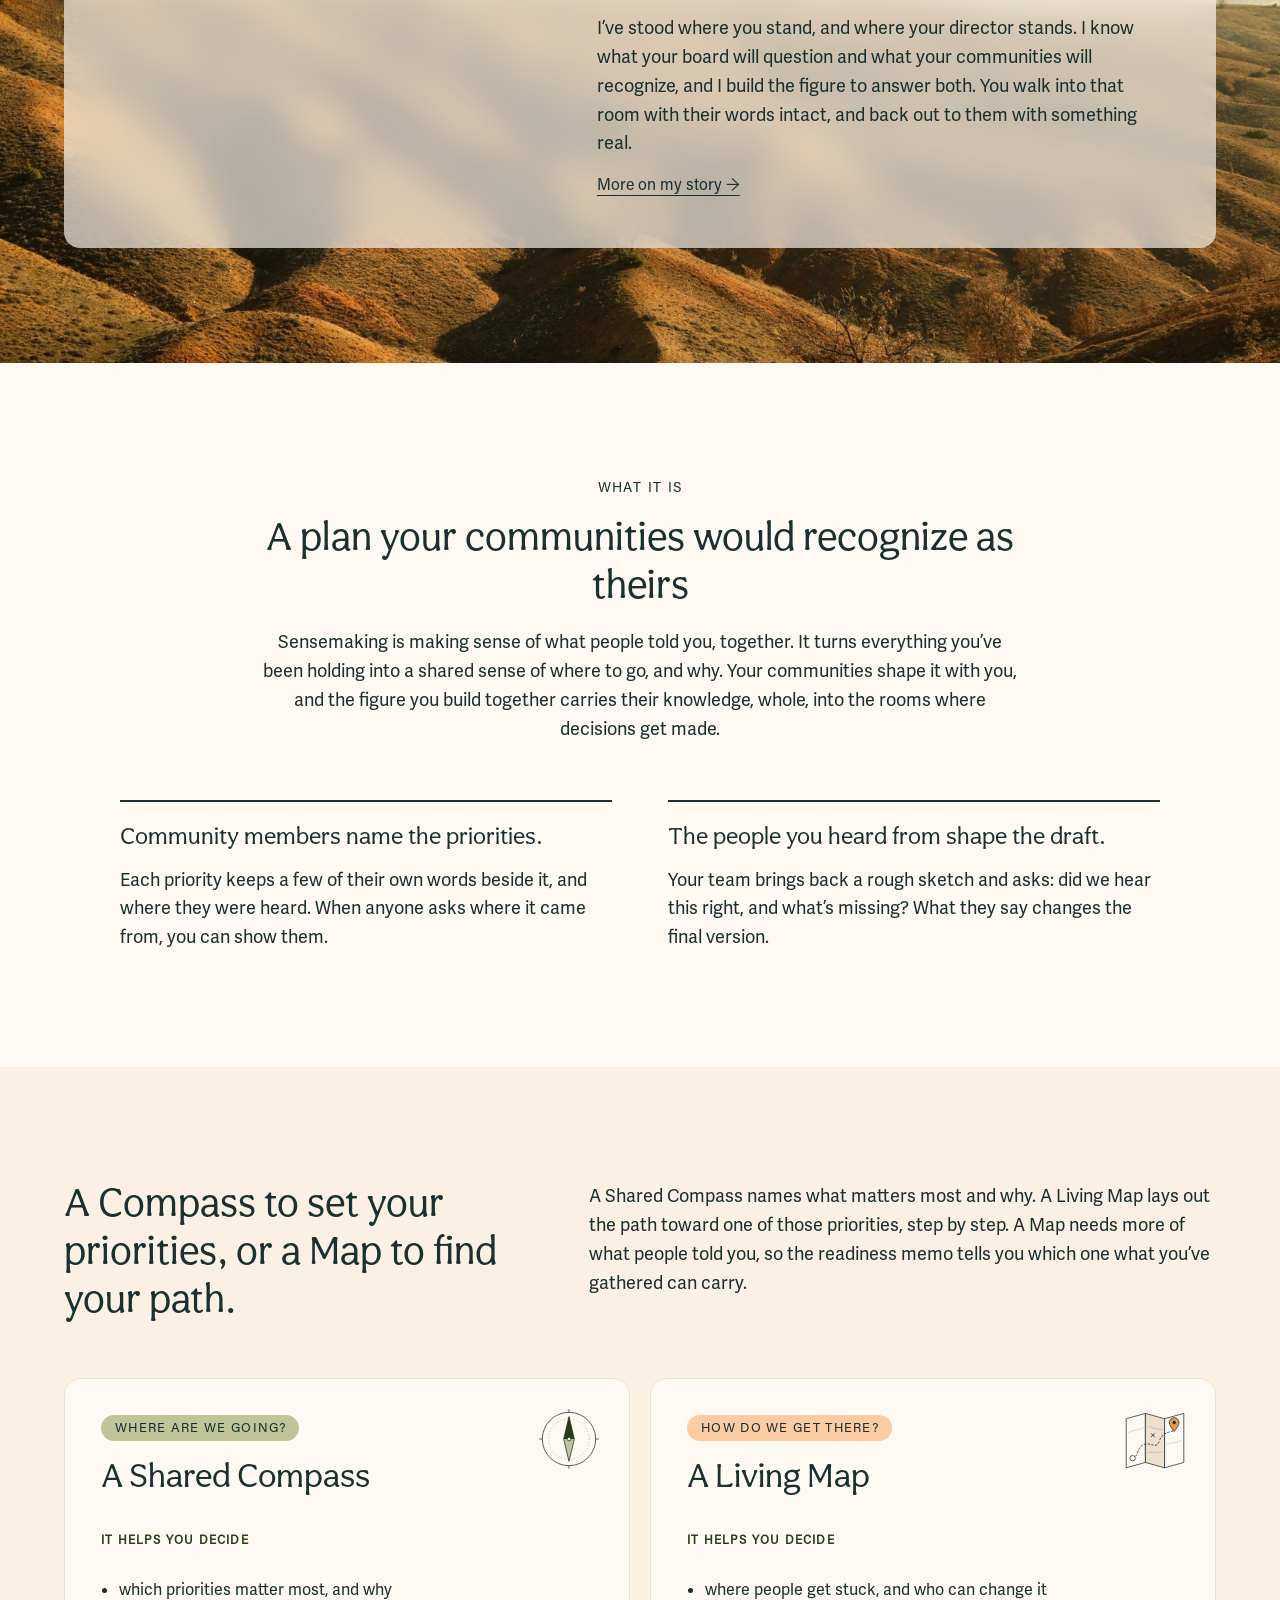
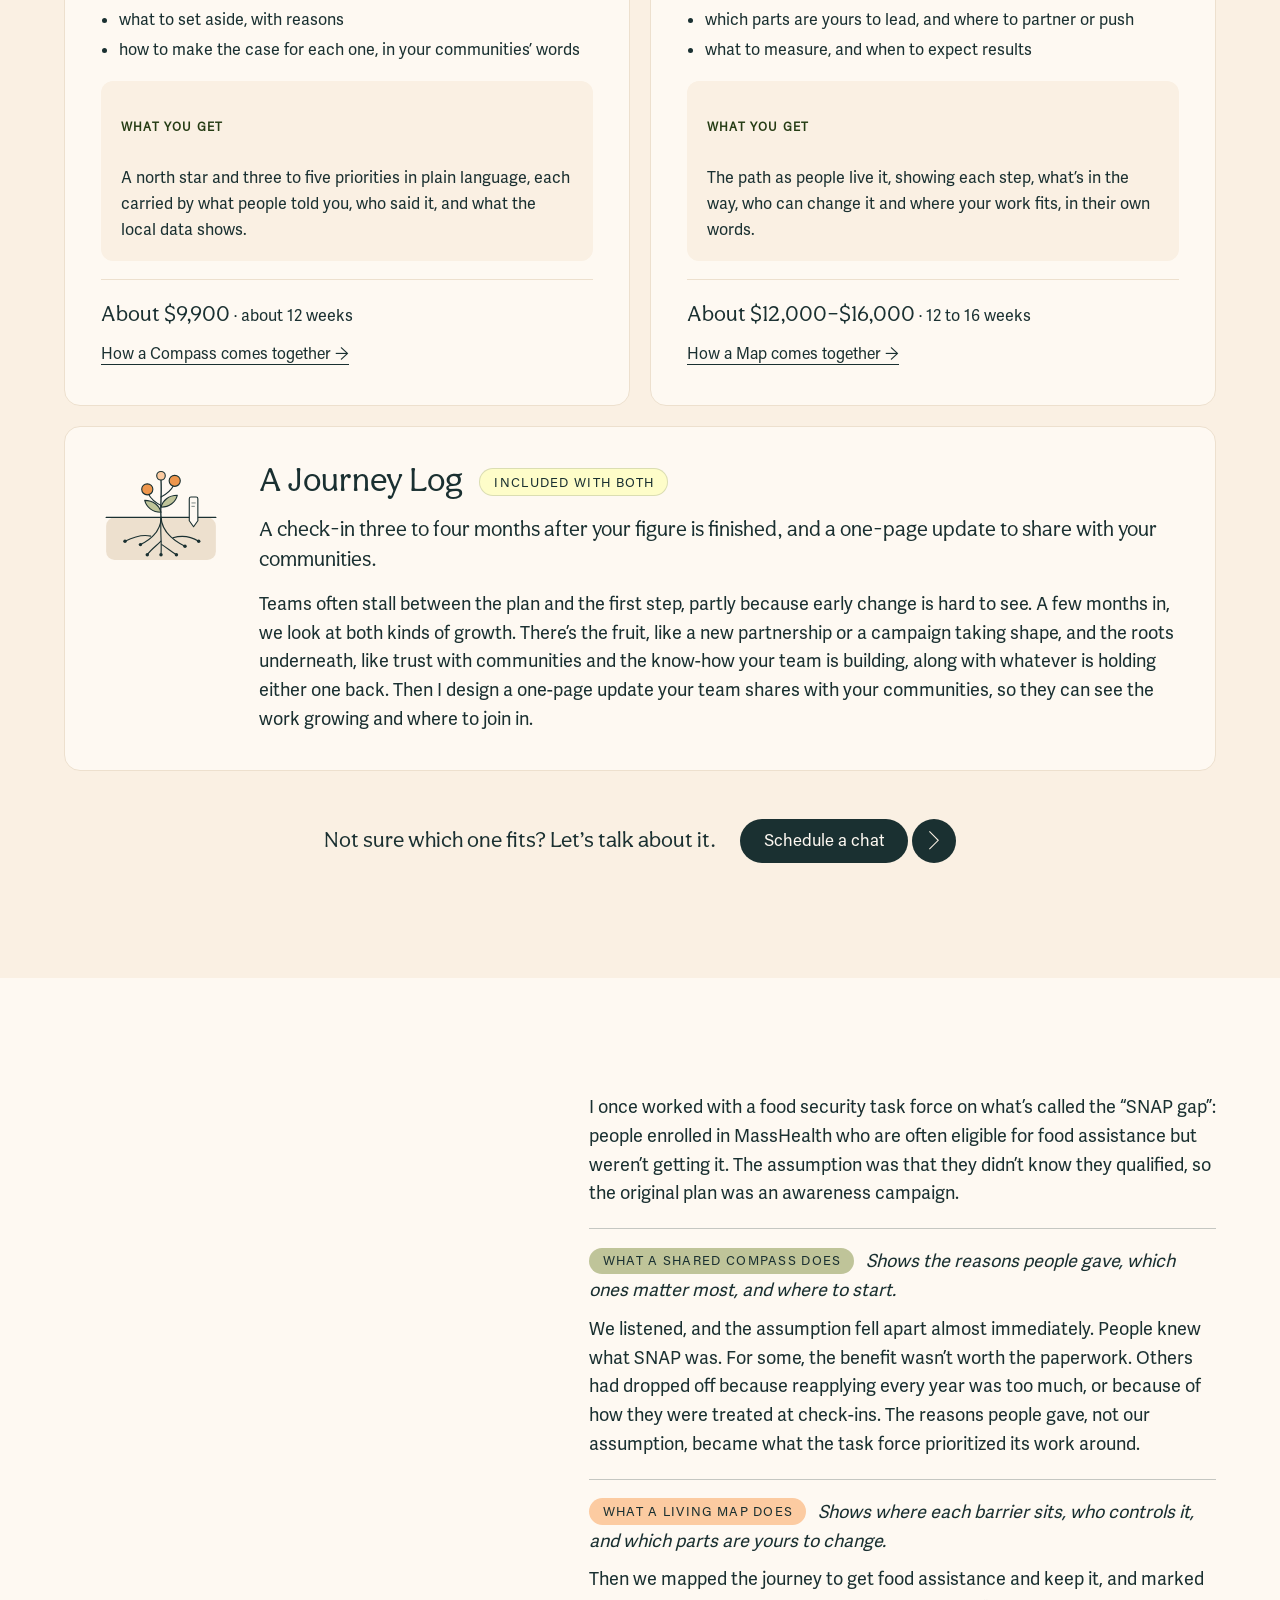
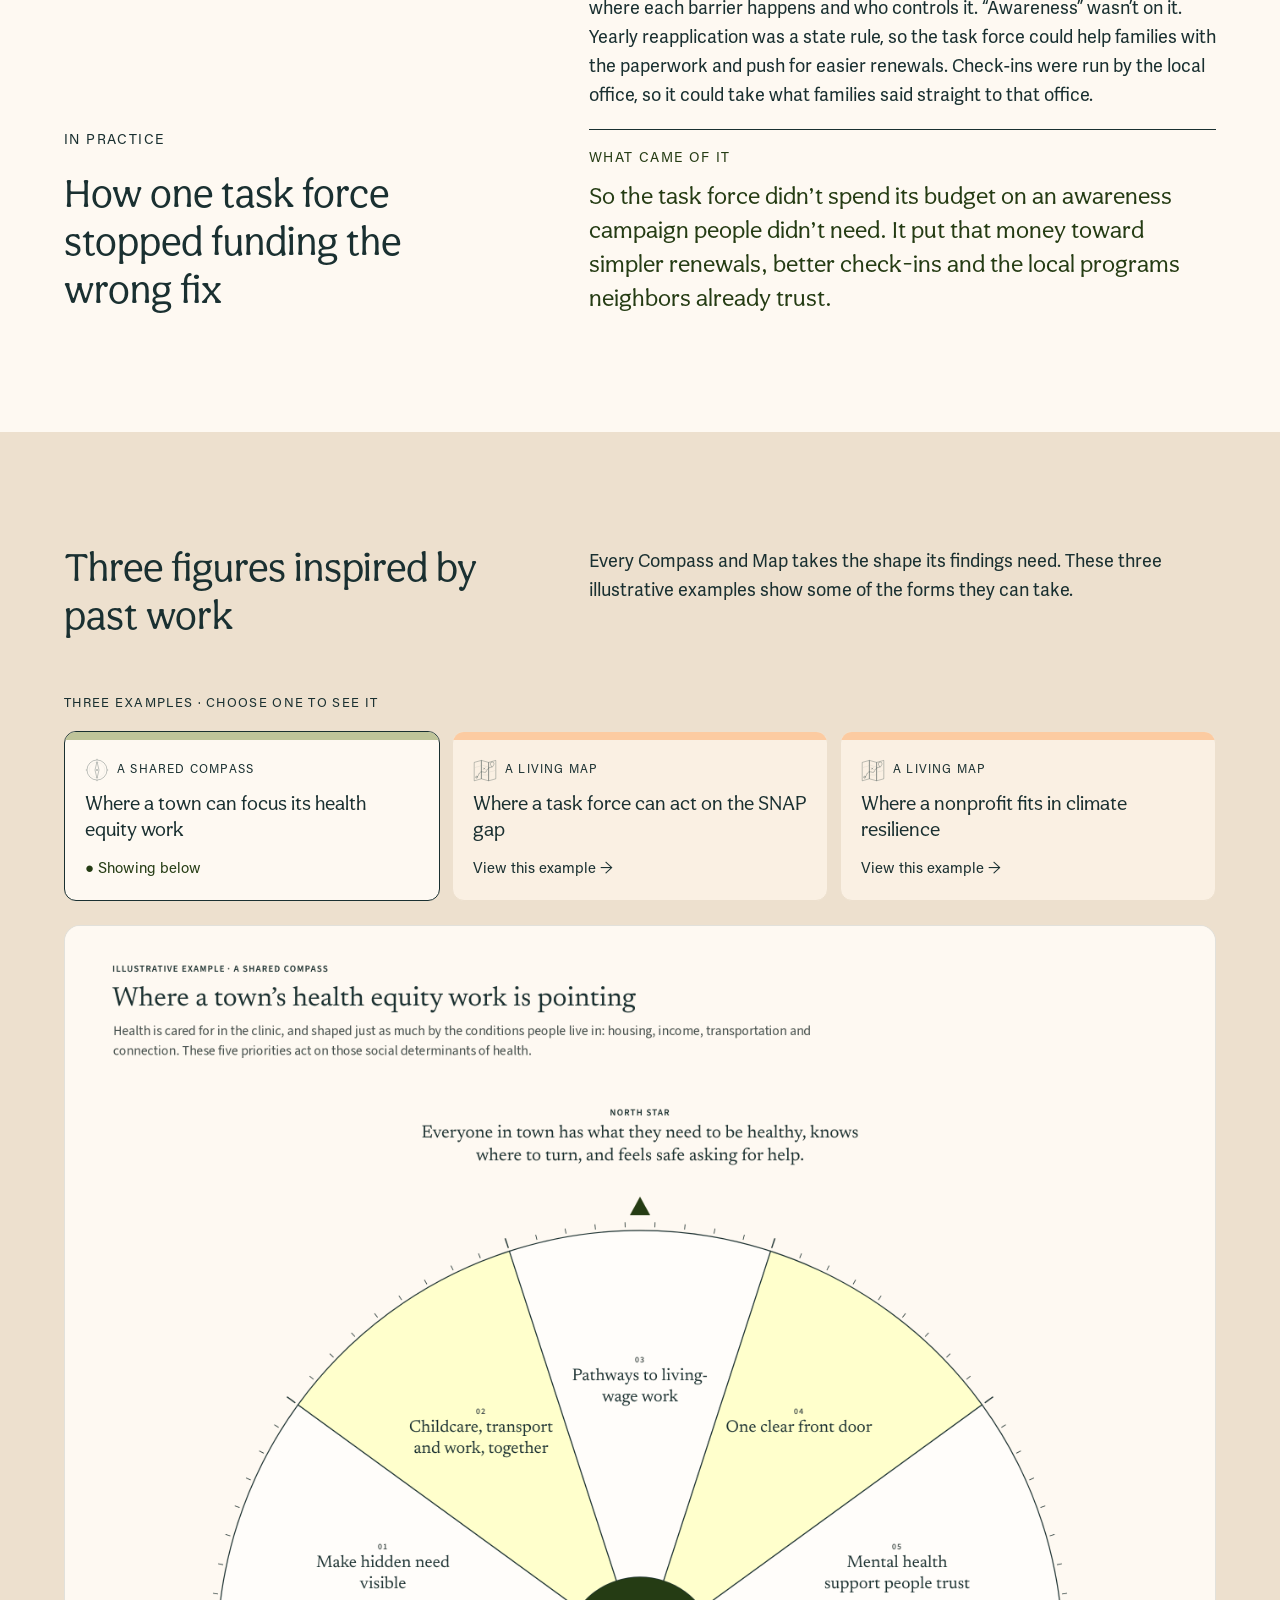
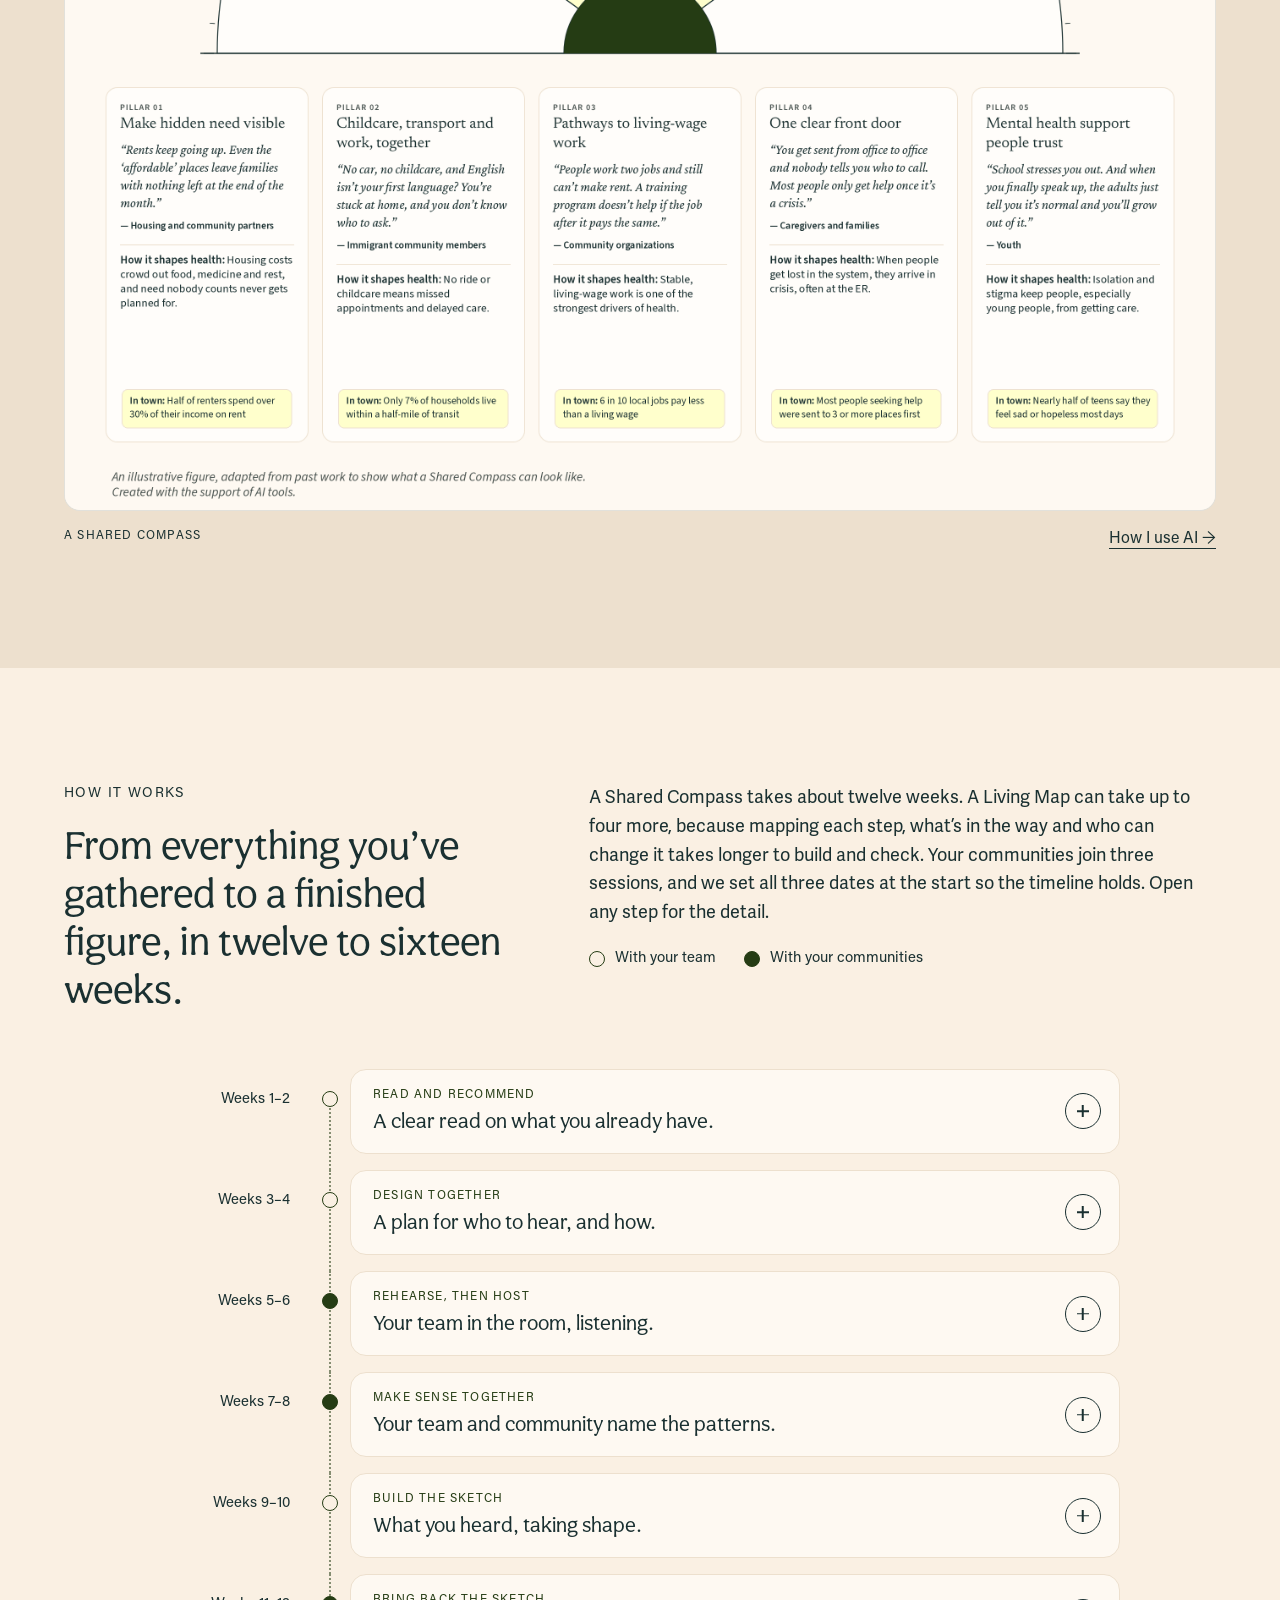
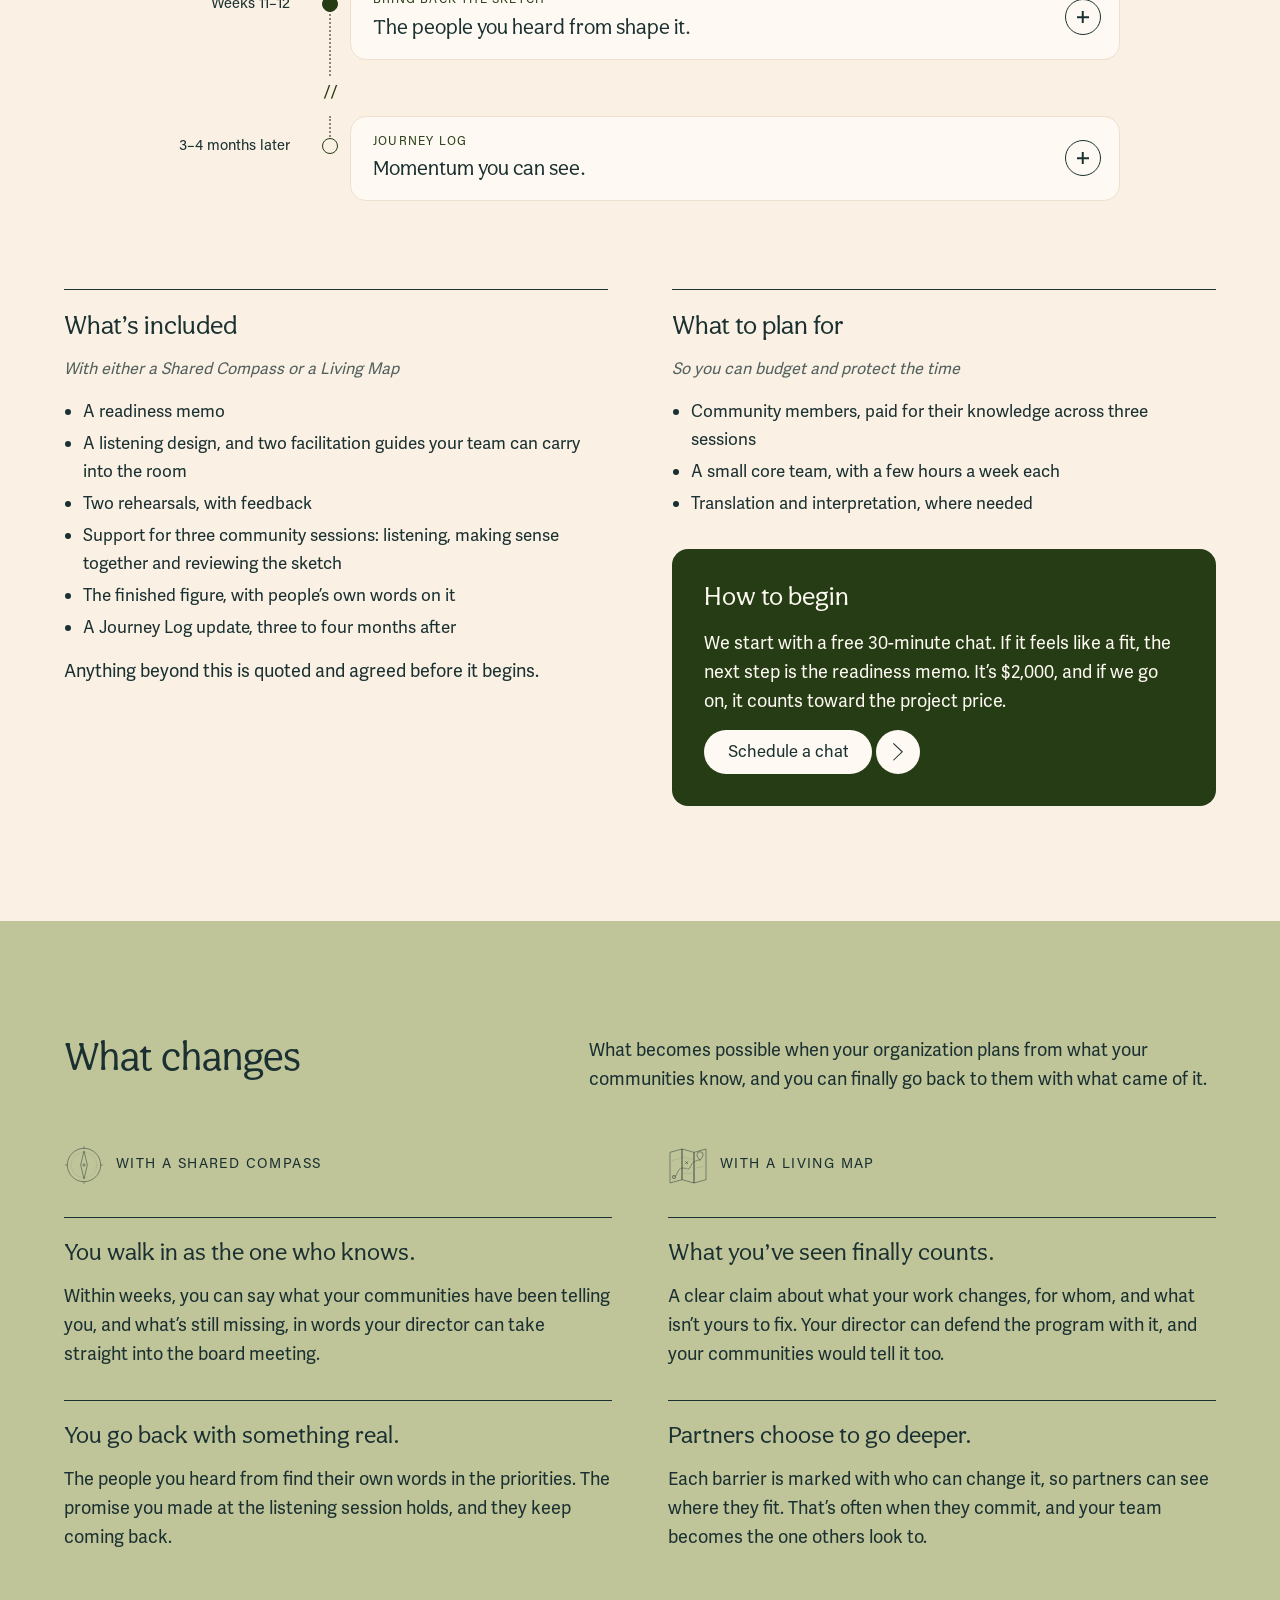
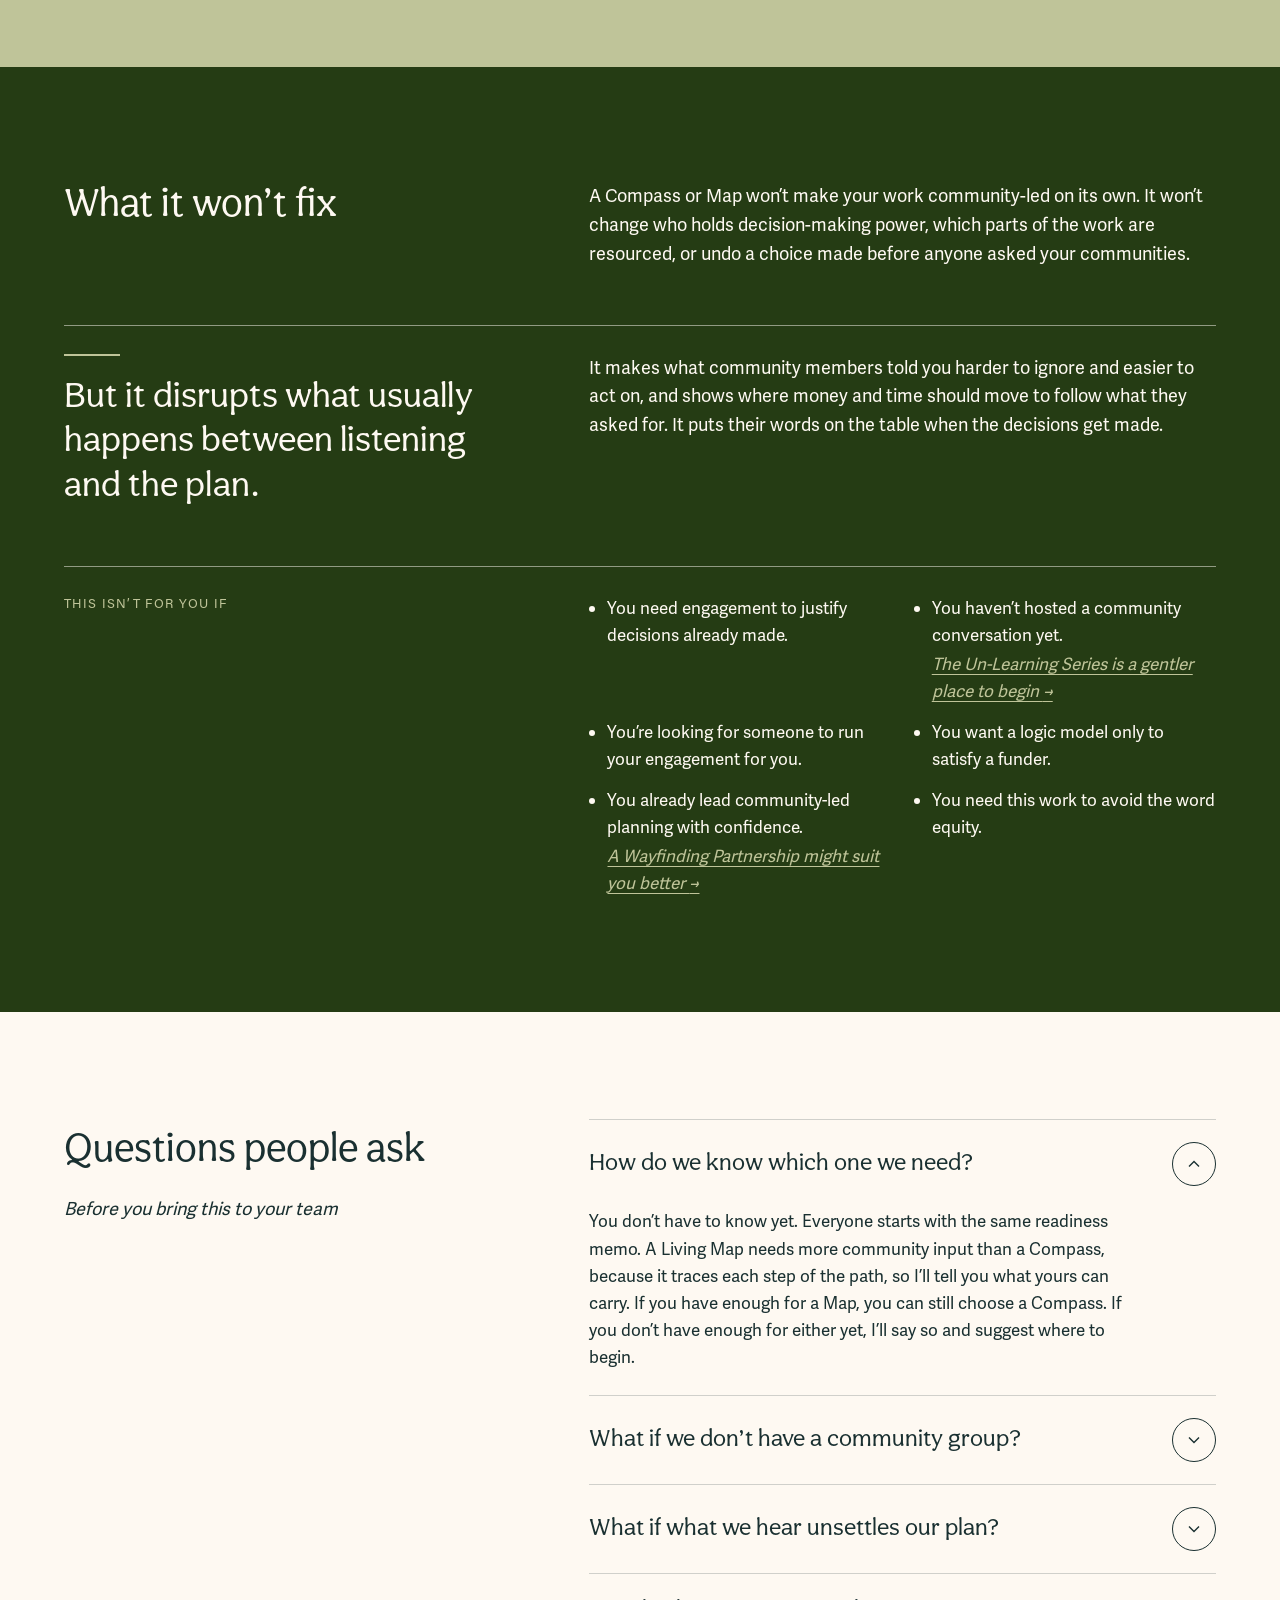
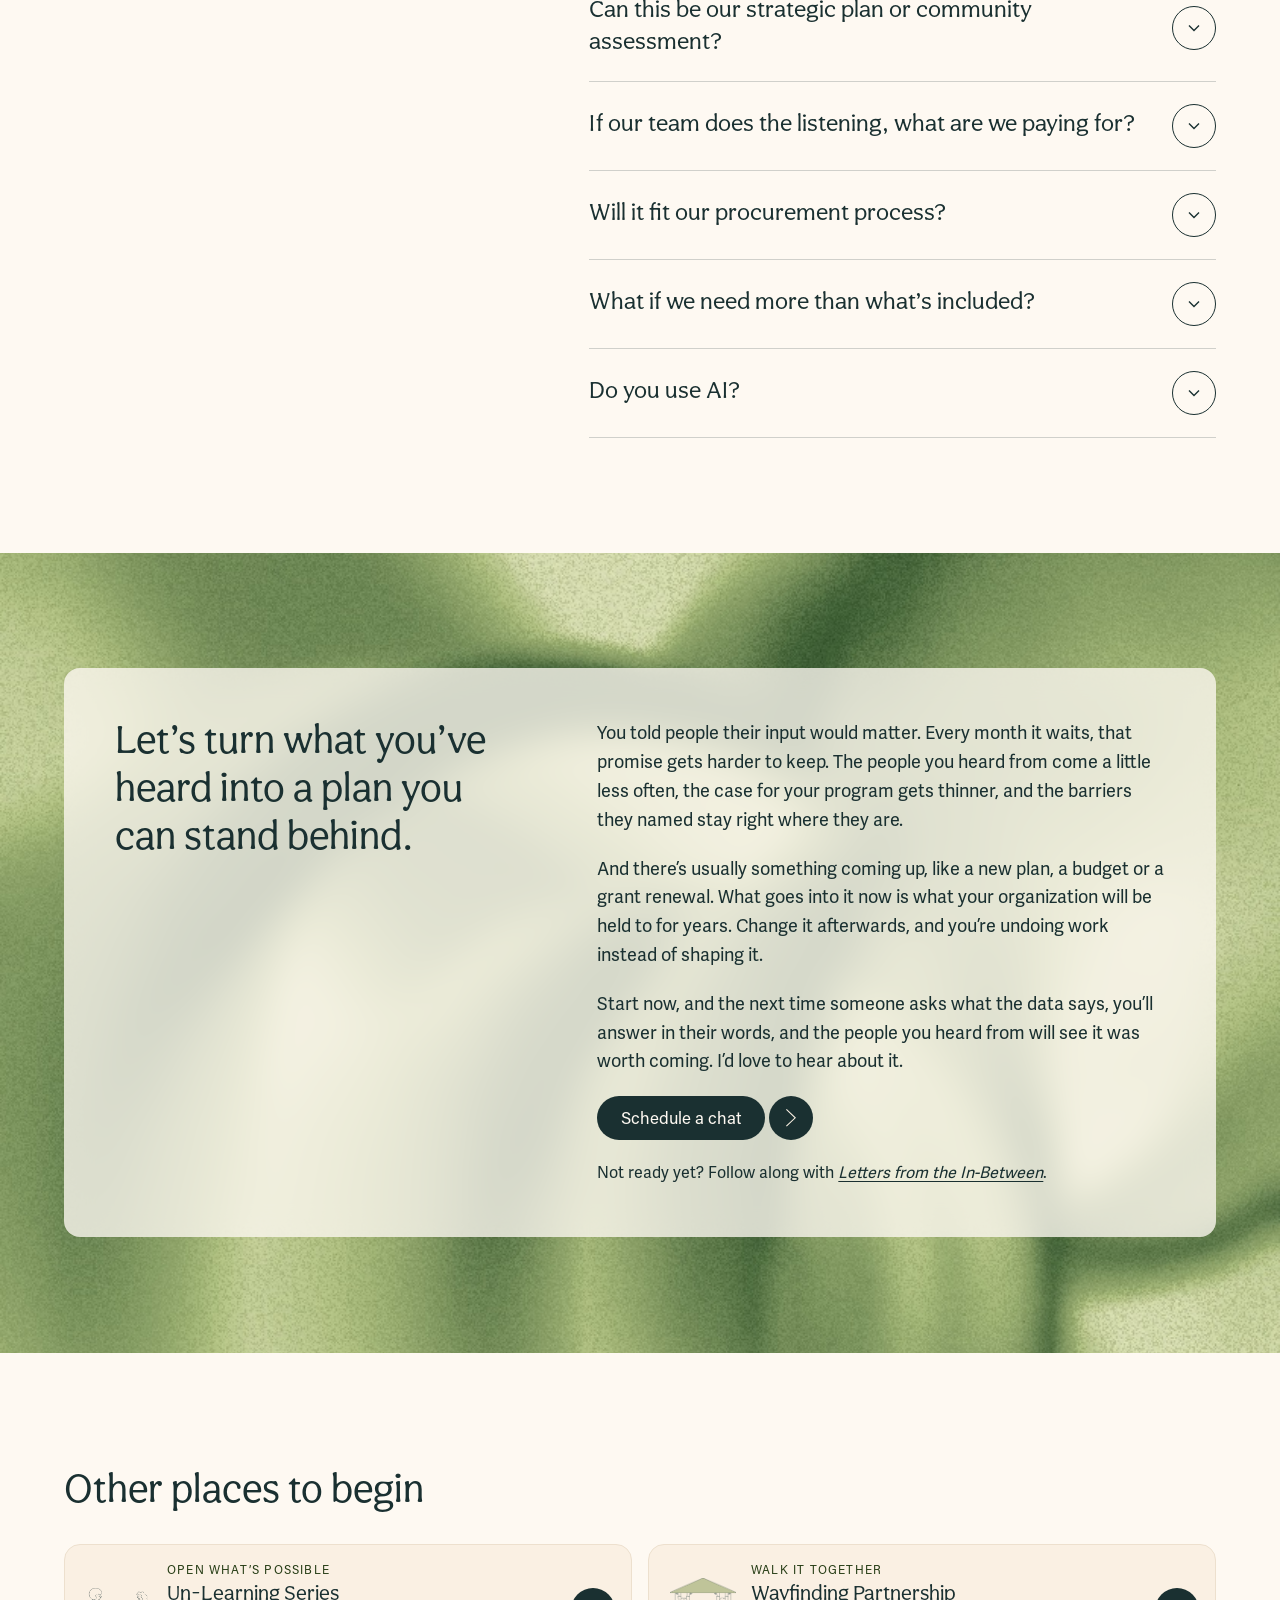
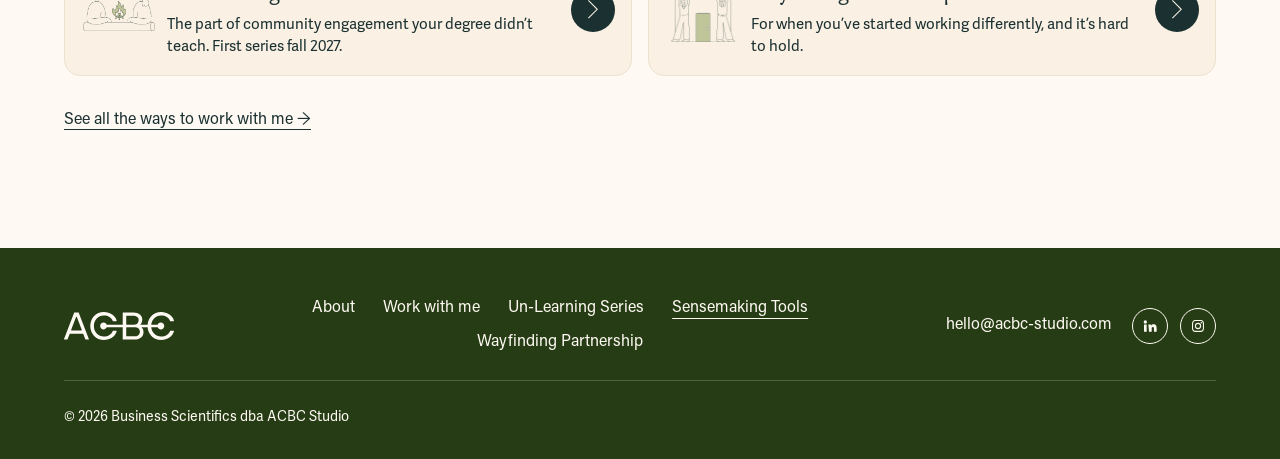
<file: sensemaking-tools.html>
<!DOCTYPE html>
<html lang="en">
<head>
  <meta charset="utf-8">
  <meta name="robots" content="noindex, nofollow">
  <meta name="viewport" content="width=device-width, initial-scale=1">

  <title>Sensemaking Tools | ACBC Studio</title>
  <meta name="description" content="Turn what your communities told you into priorities and plans your organization acts on. A Shared Compass or Living Map in twelve to sixteen weeks.">

  <meta property="og:title" content="Sensemaking Tools | ACBC Studio">
  <meta property="og:description" content="Turn what your communities told you into priorities and plans your organization acts on. A Shared Compass or Living Map in twelve to sixteen weeks.">
  <meta property="og:type" content="website">
  <meta name="twitter:title" content="Sensemaking Tools | ACBC Studio">
  <meta name="twitter:description" content="Turn what your communities told you into priorities and plans your organization acts on. A Shared Compass or Living Map in twelve to sixteen weeks.">

  <link rel="icon" href="assets/images/favicon.png" sizes="32x32" type="image/png">
  <link rel="icon" href="assets/images/favicon-192.png" sizes="192x192" type="image/png">
  <link rel="apple-touch-icon" href="assets/images/apple-touch-icon.png">

  <link rel="preload" href="assets/fonts/AesthetNova-Regular.otf" as="font" type="font/otf" crossorigin>
  <link rel="preload" href="assets/fonts/AdelleSans-Regular.otf" as="font" type="font/otf" crossorigin>
  <link rel="stylesheet" href="styles.css?v=33">
  <link rel="stylesheet" href="offering.css?v=13">
  <link rel="stylesheet" href="work.css?v=3">
  <link rel="stylesheet" href="unlearning.css?v=2">
  <link rel="stylesheet" href="sensemaking.css?v=2">
</head>

<body class="page-sensemaking page-work">

  <!-- ============================= HEADER ============================= -->
  <header class="site-header">
    <div class="site-header__inner">
      <a aria-label='ACBC Studio, home' class='site-header__logo' href='/'>
        <img src="assets/images/logo.svg" alt="">
      </a>
      <button class="nav-toggle" type="button" aria-expanded="false" aria-controls="site-nav" aria-label="Menu">
        <span class="nav-toggle__bar"></span>
        <span class="nav-toggle__bar"></span>
        <span class="nav-toggle__bar"></span>
      </button>
      <nav class="site-nav" id="site-nav" aria-label="Main">
        <a href='/about'>About</a>
        <div class="site-nav__group">
          <a class='site-nav__parent is-active' href='/work-with-me'>Work with me</a>
          <button class="site-nav__chevron" type="button" aria-expanded="false" aria-controls="nav-ways" aria-label="Show the ways we work">
            <svg viewBox="0 0 12 8" aria-hidden="true"><path d="M1 1.5l5 5 5-5" fill="none" stroke="currentColor" stroke-width="1.4"/></svg>
          </button>
          <ul class="site-nav__menu" id="nav-ways" role="list">
            <li><a class='site-nav__item' href='/unlearning-series'>
              <span class="label site-nav__item-label">Open what’s possible</span>
              <span class="site-nav__item-name">Un-Learning Series</span>
              <span class="site-nav__item-line">A ten-week series for your whole team.</span>
            </a></li>
            <li><a class='site-nav__item' aria-current='page' href='/sensemaking-tools'>
              <span class="label site-nav__item-label">Orient the work</span>
              <span class="site-nav__item-name">Sensemaking Tools</span>
              <span class="site-nav__item-line">A Compass or Map, built with your communities.</span>
            </a></li>
            <li><a class='site-nav__item' href='/wayfinding-partnership'>
              <span class="label site-nav__item-label">Walk it together</span>
              <span class="site-nav__item-name">Wayfinding Partnership</span>
              <span class="site-nav__item-line">Six months or more of strategic advisory for your team.</span>
            </a></li>
          </ul>
        </div>
      </nav>
    </div>
  </header>


  <main id="top">

    <!-- ============================= 1. HERO · split, photo bleeds right ============================= -->
    <section class="wm-hero">
      <div class="wm-hero__text">
        <div class="wm-hero__inner">
          <p class="label">Sensemaking · Orient the work</p>
          <h1 class="wm-hero__title">Let what people told you set the direction.</h1>
          <p class="text-lg">Turn what your communities told you into priorities and plans your organization acts on, with every priority traced back to the people who named it.</p>
          <p>In twelve to sixteen weeks, we build one clear figure your team can plan from: a Shared Compass or a Living Map.</p>
          <div class="un-actions">
            <a class="btn btn--primary" href="https://scheduler.zoom.us/andreanne-chu/30-minute-chat" target="_blank" rel="noopener">
              <span class="btn__label">Schedule a chat</span>
              <span class="btn__arrow" aria-hidden="true"><img src="assets/images/arrow-right-light.svg" alt=""></span>
            </a>
            <a class="btn btn--secondary" href="#how">
              <span class="btn__label">See how it works</span>
              <span class="btn__arrow" aria-hidden="true"><img src="assets/images/arrow-right-carbon.svg" alt=""></span>
            </a>
          </div>
        </div>
      </div>
      <div class="wm-hero__media">
        <img class="wm-hero__photo sm-hero__photo" src="assets/images/sensemaking/hero-lookout.jpg" width="1467" height="2200" alt="" fetchpriority="high">
        <img class="sm-hero__lines" src="assets/images/sensemaking/hero-orbit-lineart.png" width="1400" height="1400" alt="" aria-hidden="true">
      </div>
    </section>

    <!-- ============================= 2. MAYBE · beige, two columns on one grid ============================= -->
    <section class="section section--beige">
      <div class="container">
        <h2 class="wm-h2 un-section-head">Maybe this is where you are right now.</h2>
        <div class="sm-pair">
          <article class="sm-pair__col">
            <h3 class="un-item__title">You’ve listened, and it’s sitting in a folder.</h3>
            <p>You’re good at the listening. People told you things they don’t tell just anyone, and a year of program data sits beside it. It’s all true, and it points in twenty directions at once, from housing and childcare to the bus and the front desk. You promised them it would matter. Each time you sit down with it, you put it away again.</p>
            <p>When the board asks, “What does the data say?”, your director is in the hot seat, expected to prove the listening was worth it. They turn to you for what matters most, and you’d love to be the one who knows. You just can’t say yet which way it points.</p>
            <div>
              <a class="btn btn--olive" href="#tools">
                <span class="btn__label">A Shared Compass helps here</span>
                <span class="btn__arrow" aria-hidden="true"><img src="assets/images/arrow-right-carbon.svg" alt=""></span>
              </a>
            </div>
          </article>
          <article class="sm-pair__col">
            <h3 class="un-item__title">You know the goal, but not the path to it.</h3>
            <p>You know these families, and you’ve seen the program matter. The goal is clear. Families should be safe at home through a heat wave. But where do people get stuck, and which barriers are yours to move? So when the council asks, you read out 412 trees and 38 workshops, and it sounds small next to what you’ve seen.</p>
            <p>The logic model you helped write won the grant, and nobody has opened it since. Each season your team adds an activity and hopes it’s the right turn. Your director would change course for a better road, but has to deliver and prove it, so they turn to you for a map you don’t have.</p>
            <div>
              <a class="btn btn--peach" href="#tools">
                <span class="btn__label">A Living Map helps here</span>
                <span class="btn__arrow" aria-hidden="true"><img src="assets/images/arrow-right-carbon.svg" alt=""></span>
              </a>
            </div>
          </article>
        </div>
      </div>
    </section>

    <!-- ============================= 3. WHY IT KEEPS HAPPENING · cotton ============================= -->
    <section class="section section--cotton">
      <div class="container wm-side">
        <div class="wm-stack sm-why__left">
          <h2 class="wm-h2">Why it keeps happening</h2>
          <figure class="sm-review" aria-label="What review does to what people said. Before: “Nobody calls you back, so people stop asking for help.” After review: “Residents noted opportunities to improve communication.”">
            <p class="label sm-review__label">What review does to what people said</p>
            <p class="sm-review__said"><s>“Nobody calls you back, so people stop asking for help.”</s></p>
            <p class="label sm-review__label">After review</p>
            <p class="sm-review__after">“Residents noted opportunities to improve communication.”</p>
          </figure>
        </div>
        <div class="wm-stack">
          <p>Part of it is how institutions listen. The record gets thinned out into forms, surveys and loose notes that keep the topic but lose what people meant. Even when the person in the room is changed by what they heard, little of that makes it onto the page. Then making sense of it happens afterward, often by one or two people, against a template built before anyone spoke. Stories become themes, themes become averages, and review softens whatever is left.</p>
          <p class="callout sm-callout">Listening is half of it. The other half is making sense of what you heard, together.</p>
          <p>That’s why the notes point in twenty directions and the logic model stays closed. Without that shared step, there’s no clear sense of what matters most, and no clear path to the goal you already have. Sensemaking builds both with you. A Shared Compass shows where to focus, and a Living Map shows how to get there.</p>
        </div>
      </div>
    </section>

    <!-- ============================= 3b. THE TURN · forest band ============================= -->
    <section class="section section--forest un-band">
      <img class="sm-band__shape" src="assets/images/unlearning/overlay-04.png" width="1545" height="1669" alt="" aria-hidden="true" loading="lazy">
      <div class="container un-band__inner">
        <h3 class="un-band__line">What people told you either shapes the decision, or gets set aside.</h3>
        <span class="un-band__rule" aria-hidden="true"></span>
        <p class="text-lg">The planning template doesn’t decide which. Your team does, in how you listen, how you make sense of what you heard, and how you carry it into the room.</p>
      </div>
    </section>

    <!-- ============================= 4. A NOTE FROM ANDRÉANNE · photo + frosted box ============================= -->
    <section class="un-note sm-note">
      <img class="un-note__bg" src="assets/images/sensemaking/note-rolling-hills.jpg" width="1800" height="1200" alt="" loading="lazy">
      <div class="container">
        <div class="un-note__box">
          <div class="un-note__left">
            <div class="sm-note__who">
              <img class="sm-note__portrait" src="assets/images/unlearning/andreanne-headshot.jpg" width="480" height="600" alt="Portrait of Andréanne Chu" loading="lazy">
              <p class="label">A note from Andréanne</p>
            </div>
            <blockquote class="un-note__quote"><p>“If I soften it a little, at least some of it will get through.”</p></blockquote>
          </div>
          <div class="un-note__right">
            <p>I told myself that for years. In a junior role at a city health department, and later leading projects of my own, I softened what communities told me until it fit the plan, the logic model, the funder’s template. I was good at it. And I watched what mattered most get lost, every time, while I told myself being in the room was enough. Eventually I spent a doctorate asking why.</p>
            <p><strong>So I won’t ask you to soften it.</strong></p>
            <p>I’ve stood where you stand, and where your director stands. I know what your board will question and what your communities will recognize, and I build the figure to answer both. You walk into that room with their words intact, and back out to them with something real.</p>
            <a class="op-link" href="/about">More on my story <span aria-hidden="true">→</span></a>
          </div>
        </div>
      </div>
    </section>

    <!-- ============================= 5. WHAT IT IS · cotton ============================= -->
    <section class="section section--cotton">
      <div class="container">
        <div class="un-center-intro">
          <p class="label">What it is</p>
          <h2 class="wm-h2">A plan your communities would recognize as theirs</h2>
          <p>Sensemaking is making sense of what people told you, together. It turns everything you’ve been holding into a shared sense of where to go, and why. Your communities shape it with you, and the figure you build together carries their knowledge, whole, into the rooms where decisions get made.</p>
        </div>
        <div class="un-grid2 sm-principles">
          <div class="un-item">
            <h3 class="un-item__title un-item__title--carbon">Community members name the priorities.</h3>
            <p>Each priority keeps a few of their own words beside it, and where they were heard. When anyone asks where it came from, you can show them.</p>
          </div>
          <div class="un-item">
            <h3 class="un-item__title un-item__title--carbon">The people you heard from shape the draft.</h3>
            <p>Your team brings back a rough sketch and asks: did we hear this right, and what’s missing? What they say changes the final version.</p>
          </div>
        </div>
      </div>
    </section>

    <!-- ============================= 6. COMPASS OR MAP · stone ============================= -->
    <section class="section section--stone" id="tools">
      <div class="container">
        <div class="wm-side un-section-head">
          <h2 class="wm-h2">A Compass to set your priorities, or a Map to find your path.</h2>
          <p>A Shared Compass names what matters most and why. A Living Map lays out the path toward one of those priorities, step by step. A Map needs more of what people told you, so the readiness memo tells you which one what you’ve gathered can carry.</p>
        </div>
        <div class="sm-tools">
          <article class="sm-tool">
            <img class="sm-tool__icon" src="assets/images/sensemaking/icon-shared-compass.svg" width="120" height="120" alt="">
            <span class="op-tag op-tag--compass">Where are we going?</span>
            <h3 class="sm-tool__title">A Shared Compass</h3>
            <div class="sm-tool__block">
              <h4 class="label">It helps you decide</h4>
              <ul>
                <li>which priorities matter most, and why</li>
                <li>what to set aside, with reasons</li>
                <li>how to make the case for each one, in your communities’ words</li>
              </ul>
            </div>
            <div class="sm-tool__get">
              <h4 class="label">What you get</h4>
              <p>A north star and three to five priorities in plain language, each carried by what people told you, who said it, and what the local data shows.</p>
            </div>
            <div class="sm-tool__foot">
              <p class="sm-tool__price"><strong>About $9,900</strong> · about 12 weeks</p>
              <a class="op-link" href="#how">How a Compass comes together <span aria-hidden="true">→</span></a>
            </div>
          </article>
          <article class="sm-tool">
            <img class="sm-tool__icon" src="assets/images/sensemaking/icon-living-map.svg" width="120" height="120" alt="">
            <span class="op-tag op-tag--map">How do we get there?</span>
            <h3 class="sm-tool__title">A Living Map</h3>
            <div class="sm-tool__block">
              <h4 class="label">It helps you decide</h4>
              <ul>
                <li>where people get stuck, and who can change it</li>
                <li>which parts are yours to lead, and where to partner or push</li>
                <li>what to measure, and when to expect results</li>
              </ul>
            </div>
            <div class="sm-tool__get">
              <h4 class="label">What you get</h4>
              <p>The path as people live it, showing each step, what’s in the way, who can change it and where your work fits, in their own words.</p>
            </div>
            <div class="sm-tool__foot">
              <p class="sm-tool__price"><strong>About $12,000–$16,000</strong> · 12 to 16 weeks</p>
              <a class="op-link" href="#how">How a Map comes together <span aria-hidden="true">→</span></a>
            </div>
          </article>
          <article class="sm-tool sm-tool--log">
            <img class="sm-log__icon" src="assets/images/sensemaking/icon-journey-log.svg" width="140" height="120" alt="">
            <div class="sm-log__text">
              <div class="sm-log__head">
                <h3 class="sm-tool__title">A Journey Log</h3>
                <span class="op-tag op-tag--butter">Included with both</span>
              </div>
              <p class="sm-log__lead">A check-in three to four months after your figure is finished, and a one-page update to share with your communities.</p>
              <p>Teams often stall between the plan and the first step, partly because early change is hard to see. A few months in, we look at both kinds of growth. There’s the fruit, like a new partnership or a campaign taking shape, and the roots underneath, like trust with communities and the know-how your team is building, along with whatever is holding either one back. Then I design a one-page update your team shares with your communities, so they can see the work growing and where to join in.</p>
            </div>
          </article>
        </div>
        <div class="sm-cta">
          <p>Not sure which one fits? Let’s talk about it.</p>
          <a class="btn btn--primary" href="https://scheduler.zoom.us/andreanne-chu/30-minute-chat" target="_blank" rel="noopener">
            <span class="btn__label">Schedule a chat</span>
            <span class="btn__arrow" aria-hidden="true"><img src="assets/images/arrow-right-light.svg" alt=""></span>
          </a>
        </div>
      </div>
    </section>

    <!-- ============================= 7. IN PRACTICE · cotton ============================= -->
    <section class="section section--cotton">
      <div class="container wm-side sm-practice">
        <div class="wm-stack">
          <p class="label">In practice</p>
          <h2 class="wm-h2">How one task force stopped funding the wrong fix</h2>
        </div>
        <div class="wm-stack">
          <p>I once worked with a food security task force on what’s called the “SNAP gap”: people enrolled in MassHealth who are often eligible for food assistance but weren’t getting it. The assumption was that they didn’t know they qualified, so the original plan was an awareness campaign.</p>
          <div class="sm-practice__step">
            <p class="sm-practice__tagline"><span class="op-tag op-tag--compass">What a Shared Compass does</span> Shows the reasons people gave, which ones matter most, and where to start.</p>
            <p>We listened, and the assumption fell apart almost immediately. People knew what SNAP was. For some, the benefit wasn’t worth the paperwork. Others had dropped off because reapplying every year was too much, or because of how they were treated at check-ins. The reasons people gave, not our assumption, became what the task force prioritized its work around.</p>
          </div>
          <div class="sm-practice__step">
            <p class="sm-practice__tagline"><span class="op-tag op-tag--map">What a Living Map does</span> Shows where each barrier sits, who controls it, and which parts are yours to change.</p>
            <p>Then we mapped the journey to get food assistance and keep it, and marked where each barrier happens and who controls it. “Awareness” wasn’t on it. Yearly reapplication was a state rule, so the task force could help families with the paperwork and push for easier renewals. Check-ins were run by the local office, so it could take what families said straight to that office.</p>
          </div>
          <div class="sm-practice__came">
            <p class="label">What came of it</p>
            <p class="sm-practice__quote">So the task force didn’t spend its budget on an awareness campaign people didn’t need. It put that money toward simpler renewals, better check-ins and the local programs neighbors already trust.</p>
          </div>
        </div>
      </div>
    </section>

    <!-- ============================= 8. THREE FIGURES · beige, tabs ============================= -->
    <section class="section section--beige" id="examples">
      <div class="container">
        <div class="wm-side un-section-head">
          <h2 class="wm-h2">Three figures inspired by past work</h2>
          <p>Every Compass and Map takes the shape its findings need. These three illustrative examples show some of the forms they can take.</p>
        </div>

        <p class="label op-examples__label" id="examples-label">Three examples · Choose one to see it</p>
        <div class="sm-tabs" role="tablist" aria-labelledby="examples-label">
          <button class="op-tab sm-tab sm-tab--compass" role="tab" type="button" id="tab-compass" aria-controls="example-compass" aria-selected="true">
            <span class="sm-tab__label"><img src="assets/images/sensemaking/icon-shared-compass-outline.svg" width="120" height="120" alt=""><span class="label">A Shared Compass</span></span>
            <span class="op-tab__title">Where a town can focus its health equity work</span>
            <span class="sm-tab__view"><span class="sm-tab__off">View this example <span aria-hidden="true">→</span></span><span class="sm-tab__on"><span aria-hidden="true">●</span> Showing below</span></span>
          </button>
          <button class="op-tab sm-tab sm-tab--map" role="tab" type="button" id="tab-snap" aria-controls="example-snap" aria-selected="false" tabindex="-1">
            <span class="sm-tab__label"><img src="assets/images/sensemaking/icon-living-map-outline.svg" width="120" height="120" alt=""><span class="label">A Living Map</span></span>
            <span class="op-tab__title">Where a task force can act on the SNAP gap</span>
            <span class="sm-tab__view"><span class="sm-tab__off">View this example <span aria-hidden="true">→</span></span><span class="sm-tab__on"><span aria-hidden="true">●</span> Showing below</span></span>
          </button>
          <button class="op-tab sm-tab sm-tab--map" role="tab" type="button" id="tab-climate" aria-controls="example-climate" aria-selected="false" tabindex="-1">
            <span class="sm-tab__label"><img src="assets/images/sensemaking/icon-living-map-outline.svg" width="120" height="120" alt=""><span class="label">A Living Map</span></span>
            <span class="op-tab__title">Where a nonprofit fits in climate resilience</span>
            <span class="sm-tab__view"><span class="sm-tab__off">View this example <span aria-hidden="true">→</span></span><span class="sm-tab__on"><span aria-hidden="true">●</span> Showing below</span></span>
          </button>
        </div>

        <div class="op-panel sm-panel" role="tabpanel" id="example-compass" aria-labelledby="tab-compass" tabindex="0">
          <figure class="sm-figure">
            <img src="assets/images/sensemaking/figure-shared-compass-health-equity.png" width="2720" height="2800" decoding="async"
                 alt="A Shared Compass shaped as a half-dial under a north star: everyone in town has what they need to be healthy, knows where to turn, and feels safe asking for help. Five priorities fan out beneath it: make hidden need visible; childcare, transport and work, together; pathways to living-wage work; one clear front door; and mental health support people trust. Each has a card with a community quote, how it shapes health, and a local data point that fits the priority. Created with the support of AI tools.">
            <figcaption class="sm-figure__foot"><span class="label">A Shared Compass</span><a class="op-link" href="#faq-ai">How I use AI <span aria-hidden="true">→</span></a></figcaption>
          </figure>
        </div>

        <div class="op-panel sm-panel" role="tabpanel" id="example-snap" aria-labelledby="tab-snap" tabindex="0" hidden>
          <figure class="sm-figure">
            <img src="assets/images/sensemaking/figure-living-map-snap.png" width="2400" height="2504" decoding="async"
                 alt="An illustrative Living Map of the path to SNAP, inspired by work from 2020, in five steps: hearing about it, applying, interview, benefits and keeping it, with a yearly loop back to applying. For each step it shows what families do, a quote, what is in the way, who can change it (federal rules, state program, local offices or the community) and what the task force can change, influence or advocate for. Created with the support of AI tools.">
            <figcaption class="sm-figure__foot"><span class="label">A Living Map</span><a class="op-link" href="#faq-ai">How I use AI <span aria-hidden="true">→</span></a></figcaption>
          </figure>
        </div>

        <div class="op-panel sm-panel" role="tabpanel" id="example-climate" aria-labelledby="tab-climate" tabindex="0" hidden>
          <figure class="sm-figure">
            <img src="assets/images/sensemaking/figure-living-map-climate.png" width="2400" height="2164" decoding="async"
                 alt="A Living Map built on a wheel of the social determinants of climate resilience, with each slice coloured by the organization’s main role in that field (lead, convene, partner or advocate). The housing stability slice opens into a pathway from systems of power to structural conditions, everyday conditions, exposure and sensitivity, capacity, and climate resilience. Each step is tagged with its own role, which can differ from the slice’s main role where the work is closer to what the organization already does. Created with the support of AI tools.">
            <figcaption class="sm-figure__foot"><span class="label">A Living Map</span><a class="op-link" href="#faq-ai">How I use AI <span aria-hidden="true">→</span></a></figcaption>
          </figure>
        </div>
      </div>
    </section>

    <!-- ============================= 9. HOW IT WORKS · stone, the path ============================= -->
    <section class="section section--stone" id="how">
      <div class="container">
        <div class="wm-side un-section-head">
          <div class="wm-stack">
            <p class="label">How it works</p>
            <h2 class="wm-h2">From everything you’ve gathered to a finished figure, in twelve to sixteen weeks.</h2>
          </div>
          <div class="wm-stack">
            <p>A Shared Compass takes about twelve weeks. A Living Map can take up to four more, because mapping each step, what’s in the way and who can change it takes longer to build and check. Your communities join three sessions, and we set all three dates at the start so the timeline holds. Open any step for the detail.</p>
            <p class="sm-legend"><span><span class="sm-dot" aria-hidden="true"></span>With your team</span><span><span class="sm-dot sm-dot--filled" aria-hidden="true"></span>With your communities</span></p>
          </div>
        </div>

        <ol class="sm-path" role="list">
          <li class="sm-step">
            <p class="sm-step__when">Weeks 1–2</p>
            <span class="sm-dot" aria-hidden="true"></span>
            <details class="sm-step__card">
              <summary><span class="sm-step__text"><span class="label">Read and recommend <span class="sm-sr">· with your team</span></span><span class="sm-step__head">A clear read on what you already have.</span></span><span class="sm-step__icon" aria-hidden="true"></span></summary>
              <p>You send everything you’ve gathered. I write the readiness memo, covering what it’s saying, what’s missing, and whether a Shared Compass, a Living Map or neither fits yet. If neither does, we stop there, or I may suggest starting with the Un-Learning Series.</p>
            </details>
          </li>
          <li class="sm-step">
            <p class="sm-step__when">Weeks 3–4</p>
            <span class="sm-dot" aria-hidden="true"></span>
            <details class="sm-step__card">
              <summary><span class="sm-step__text"><span class="label">Design together <span class="sm-sr">· with your team</span></span><span class="sm-step__head">A plan for who to hear, and how.</span></span><span class="sm-step__icon" aria-hidden="true"></span></summary>
              <p>You tell me who most needs to be heard, how your team can reach them, and what has or hasn’t worked before. We set the dates for all three community sessions now, ideally with the same group each time. I design the listening to fit, whether that’s small group conversations, visits to places people already gather, or a mix, and write a facilitation guide your team can carry into the room.</p>
            </details>
          </li>
          <li class="sm-step">
            <p class="sm-step__when">Weeks 5–6</p>
            <span class="sm-dot sm-dot--filled" aria-hidden="true"></span>
            <details class="sm-step__card">
              <summary><span class="sm-step__text"><span class="label">Rehearse, then host <span class="sm-sr">· with your communities</span></span><span class="sm-step__head">Your team in the room, listening.</span></span><span class="sm-step__icon" aria-hidden="true"></span></summary>
              <p>Before the first session, your team walks through the facilitation guide with me in a rehearsal. I give feedback on the questions, the pacing, and how to handle the moments that get hard. Then your team hosts the first session, filling in what’s missing from what you’ve already gathered, so the trust that gets built stays with the people who’ll keep showing up.</p>
            </details>
          </li>
          <li class="sm-step">
            <p class="sm-step__when">Weeks 7–8</p>
            <span class="sm-dot sm-dot--filled" aria-hidden="true"></span>
            <details class="sm-step__card">
              <summary><span class="sm-step__text"><span class="label">Make sense together <span class="sm-sr">· with your communities</span></span><span class="sm-step__head">Your team and community name the patterns.</span></span><span class="sm-step__icon" aria-hidden="true"></span></summary>
              <p>I prepare what people said so it’s ready to work with, and write a second facilitation guide. After a second rehearsal with me, your team leads a session with the same group, grouping what people said and naming the patterns in their words, not ours. No analysis background needed.</p>
            </details>
          </li>
          <li class="sm-step">
            <p class="sm-step__when">Weeks 9–10</p>
            <span class="sm-dot" aria-hidden="true"></span>
            <details class="sm-step__card">
              <summary><span class="sm-step__text"><span class="label">Build the sketch <span class="sm-sr">· with your team</span></span><span class="sm-step__head">What you heard, taking shape.</span></span><span class="sm-step__icon" aria-hidden="true"></span></summary>
              <p>I look more closely at what came out of the session and turn the groupings into a first sketch. For a Shared Compass, that’s a handful of priorities and why each one matters. A Living Map takes about four more weeks, because we also trace where people get stuck along the way and who can move each barrier.</p>
            </details>
          </li>
          <li class="sm-step">
            <p class="sm-step__when">Weeks 11–12</p>
            <span class="sm-dot sm-dot--filled" aria-hidden="true"></span>
            <details class="sm-step__card">
              <summary><span class="sm-step__text"><span class="label">Bring back the sketch <span class="sm-sr">· with your communities</span></span><span class="sm-step__head">The people you heard from shape it.</span></span><span class="sm-step__icon" aria-hidden="true"></span></summary>
              <p>Your team takes the sketch back to the people you heard from and asks whether you heard them right, and what’s missing. Seeing their own words in it, before anything is final, shows people the listening was real. I finish the figure with what they tell you, so the version your organization plans from is one they’ve already recognized as theirs.</p>
            </details>
          </li>
          <li class="sm-step sm-step--later">
            <span class="sm-break" aria-hidden="true">//</span>
            <p class="sm-step__when">3–4 months later</p>
            <span class="sm-dot" aria-hidden="true"></span>
            <details class="sm-step__card">
              <summary><span class="sm-step__text"><span class="label">Journey Log <span class="sm-sr">· with your team</span></span><span class="sm-step__head">Momentum you can see.</span></span><span class="sm-step__icon" aria-hidden="true"></span></summary>
              <p>You tell me what’s moved since the figure was finished, including the early starts that rarely get counted: a new relationship, a little more trust, a clearer sense of what your team can take on. I design a short update, and your team shares it with the people you heard from.</p>
            </details>
          </li>
        </ol>

        <div class="sm-plan">
          <div class="sm-plan__col">
            <h3 class="sm-plan__title">What’s included</h3>
            <p class="sm-plan__sub">With either a Shared Compass or a Living Map</p>
            <ul class="sm-plan__list">
              <li>A readiness memo</li>
              <li>A listening design, and two facilitation guides your team can carry into the room</li>
              <li>Two rehearsals, with feedback</li>
              <li>Support for three community sessions: listening, making sense together and reviewing the sketch</li>
              <li>The finished figure, with people’s own words on it</li>
              <li>A Journey Log update, three to four months after</li>
            </ul>
            <p>Anything beyond this is quoted and agreed before it begins.</p>
          </div>
          <div class="sm-plan__col">
            <h3 class="sm-plan__title">What to plan for</h3>
            <p class="sm-plan__sub">So you can budget and protect the time</p>
            <ul class="sm-plan__list">
              <li>Community members, paid for their knowledge across three sessions</li>
              <li>A small core team, with a few hours a week each</li>
              <li>Translation and interpretation, where needed</li>
            </ul>
            <div class="sm-begin">
              <h3 class="sm-begin__title">How to begin</h3>
              <p>We start with a free 30-minute chat. If it feels like a fit, the next step is the readiness memo. It’s $2,000, and if we go on, it counts toward the project price.</p>
              <div>
                <a class="btn btn--light" href="https://scheduler.zoom.us/andreanne-chu/30-minute-chat" target="_blank" rel="noopener">
                  <span class="btn__label">Schedule a chat</span>
                  <span class="btn__arrow" aria-hidden="true"><img src="assets/images/arrow-right-carbon.svg" alt=""></span>
                </a>
              </div>
            </div>
          </div>
        </div>
      </div>
    </section>

    <!-- ============================= 10. WHAT CHANGES · olive ============================= -->
    <section class="section section--olive">
      <div class="container">
        <div class="wm-side un-section-head">
          <h2 class="wm-h2">What changes</h2>
          <p>What becomes possible when your organization plans from what your communities know, and you can finally go back to them with what came of it.</p>
        </div>
        <div class="sm-pair sm-pair--changes">
          <div class="sm-pair__col">
            <p class="sm-changes__head"><img src="assets/images/sensemaking/icon-shared-compass-outline.svg" width="120" height="120" alt=""><span class="label">With a Shared Compass</span></p>
            <div class="un-item">
              <h3 class="un-item__title un-item__title--carbon">You walk in as the one who knows.</h3>
              <p>Within weeks, you can say what your communities have been telling you, and what’s still missing, in words your director can take straight into the board meeting.</p>
            </div>
            <div class="un-item">
              <h3 class="un-item__title un-item__title--carbon">You go back with something real.</h3>
              <p>The people you heard from find their own words in the priorities. The promise you made at the listening session holds, and they keep coming back.</p>
            </div>
          </div>
          <div class="sm-pair__col">
            <p class="sm-changes__head"><img src="assets/images/sensemaking/icon-living-map-outline.svg" width="120" height="120" alt=""><span class="label">With a Living Map</span></p>
            <div class="un-item">
              <h3 class="un-item__title un-item__title--carbon">What you’ve seen finally counts.</h3>
              <p>A clear claim about what your work changes, for whom, and what isn’t yours to fix. Your director can defend the program with it, and your communities would tell it too.</p>
            </div>
            <div class="un-item">
              <h3 class="un-item__title un-item__title--carbon">Partners choose to go deeper.</h3>
              <p>Each barrier is marked with who can change it, so partners can see where they fit. That’s often when they commit, and your team becomes the one others look to.</p>
            </div>
          </div>
        </div>
      </div>
    </section>

    <!-- ============================= 11. WHAT IT WON'T FIX · forest ============================= -->
    <section class="section section--forest">
      <div class="container">
        <div class="wm-side">
          <h2 class="wm-h2">What it won’t fix</h2>
          <p>A Compass or Map won’t make your work community-led on its own. It won’t change who holds decision-making power, which parts of the work are resourced, or undo a choice made before anyone asked your communities.</p>
        </div>
        <div class="wm-side sm-wont__but">
          <h3 class="callout callout--dark un-wont__statement sm-wont__statement">But it disrupts what usually happens between listening and the plan.</h3>
          <p>It makes what community members told you harder to ignore and easier to act on, and shows where money and time should move to follow what they asked for. It puts their words on the table when the decisions get made.</p>
        </div>
        <div class="wm-side un-wont__fit">
          <h3 class="label sm-wont__label">This isn’t for you if</h3>
          <ul class="un-wont__list">
            <li>You need engagement to justify decisions already made.</li>
            <li>You haven’t hosted a community conversation yet. <a class="sm-wont__link" href="/unlearning-series">The Un-Learning Series is a gentler place to begin <span aria-hidden="true">→</span></a></li>
            <li>You’re looking for someone to run your engagement for you.</li>
            <li>You want a logic model only to satisfy a funder.</li>
            <li>You already lead community-led planning with confidence. <a class="sm-wont__link" href="/wayfinding-partnership">A Wayfinding Partnership might suit you better <span aria-hidden="true">→</span></a></li>
            <li>You need this work to avoid the word equity.</li>
          </ul>
        </div>
      </div>
    </section>

    <!-- ============================= 12. QUESTIONS · cotton ============================= -->
    <section class="section section--cotton">
      <div class="container wm-side">
        <div class="wm-stack">
          <h2 class="wm-h2">Questions people ask</h2>
          <p class="sm-faq__sub">Before you bring this to your team</p>
        </div>
        <div class="faq un-faq">
          <details class="faq__item" id="faq-which" open>
            <summary class="faq__q"><span class="faq__q-text">How do we know which one we need?</span><span class="faq__icon" aria-hidden="true"><svg viewBox="0 0 12 8"><path d="M1 1.5l5 5 5-5" fill="none" stroke="currentColor" stroke-width="1.4"/></svg></span></summary>
            <div class="faq__a"><p>You don’t have to know yet. Everyone starts with the same readiness memo. A Living Map needs more community input than a Compass, because it traces each step of the path, so I’ll tell you what yours can carry. If you have enough for a Map, you can still choose a Compass. If you don’t have enough for either yet, I’ll say so and suggest where to begin.</p></div>
          </details>
          <details class="faq__item" id="faq-community-group">
            <summary class="faq__q"><span class="faq__q-text">What if we don’t have a community group?</span><span class="faq__icon" aria-hidden="true"><svg viewBox="0 0 12 8"><path d="M1 1.5l5 5 5-5" fill="none" stroke="currentColor" stroke-width="1.4"/></svg></span></summary>
            <div class="faq__a"><p>Many public agencies don’t. My recommended path is to partner with a community organization that already holds the trust of the people the work is for, and pay them as a partner. It adds to your costs, but it builds an ongoing relationship for the initiatives that come next. You can also listen through one-on-ones or at a gathering that already happens, as long as you can come back to the same people.</p></div>
          </details>
          <details class="faq__item" id="faq-unsettles">
            <summary class="faq__q"><span class="faq__q-text">What if what we hear unsettles our plan?</span><span class="faq__icon" aria-hidden="true"><svg viewBox="0 0 12 8"><path d="M1 1.5l5 5 5-5" fill="none" stroke="currentColor" stroke-width="1.4"/></svg></span></summary>
            <div class="faq__a"><p>It probably will, somewhere. That’s usually a sign the listening worked. We won’t bend it to fit, and we won’t pretend you can act on everything at once. We’ll work out together what you can carry into this plan, what you’ll keep pushing for, and how to be honest with your communities about both.</p></div>
          </details>
          <details class="faq__item" id="faq-strategic-plan">
            <summary class="faq__q"><span class="faq__q-text">Can this be our strategic plan or community assessment?</span><span class="faq__icon" aria-hidden="true"><svg viewBox="0 0 12 8"><path d="M1 1.5l5 5 5-5" fill="none" stroke="currentColor" stroke-width="1.4"/></svg></span></summary>
            <div class="faq__a"><p>No, but it can be where one starts. A strategic plan or community assessment usually covers much more, like goals, strategic actions, budgets, timelines and data across your whole community. A Shared Compass or Living Map is one clear figure of where to go and why, built from the community input you’ve already gathered and are still trying to make sense of. Start with Sensemaking, and the larger plan or assessment can grow from what people told you.</p></div>
          </details>
          <details class="faq__item" id="faq-paying-for">
            <summary class="faq__q"><span class="faq__q-text">If our team does the listening, what are we paying for?</span><span class="faq__icon" aria-hidden="true"><svg viewBox="0 0 12 8"><path d="M1 1.5l5 5 5-5" fill="none" stroke="currentColor" stroke-width="1.4"/></svg></span></summary>
            <div class="faq__a"><p>You’re paying for the parts that are hard to do from the inside, like designing how to listen and how to make sense of what you heard without flattening it, and building a figure that holds up in the room. I do that work alongside your team. Your team holds the conversations and leads the session where you make sense of them together, with a guide and support from me, because those relationships need to outlast the project. You come away knowing how each priority was reached, and with a feel for how to run a lighter version next time.</p></div>
          </details>
          <details class="faq__item" id="faq-procurement">
            <summary class="faq__q"><span class="faq__q-text">Will it fit our procurement process?</span><span class="faq__icon" aria-hidden="true"><svg viewBox="0 0 12 8"><path d="M1 1.5l5 5 5-5" fill="none" stroke="currentColor" stroke-width="1.4"/></svg></span></summary>
            <div class="faq__a"><p>A Shared Compass is about $9,900, which comes in under the point where many public agencies need formal quotes or bids. A Living Map is about $12,000 to $16,000, depending on scope. Both include the readiness memo and the Journey Log. For a Map, I’m glad to provide a scope of work and a quote for whatever your process needs.</p></div>
          </details>
          <details class="faq__item" id="faq-more">
            <summary class="faq__q"><span class="faq__q-text">What if we need more than what’s included?</span><span class="faq__icon" aria-hidden="true"><svg viewBox="0 0 12 8"><path d="M1 1.5l5 5 5-5" fill="none" stroke="currentColor" stroke-width="1.4"/></svg></span></summary>
            <div class="faq__a"><p>The prices on this page cover what’s listed under What’s included, and nothing more. Anything beyond that list is added scope, and it adds to the cost. That might be hearing from a second group, taking the sketch back more than once, mapping more than one path, coordinating translation, or bringing a facilitator I trust into the room, with their travel covered. We’ll agree on the scope and the cost before anything new begins.</p></div>
          </details>
          <details class="faq__item" id="faq-ai">
            <summary class="faq__q"><span class="faq__q-text">Do you use AI?</span><span class="faq__icon" aria-hidden="true"><svg viewBox="0 0 12 8"><path d="M1 1.5l5 5 5-5" fill="none" stroke="currentColor" stroke-width="1.4"/></svg></span></summary>
            <div class="faq__a"><p>Yes, a bit, as a tool. After your team has sorted through what it heard together, AI helps me code and sort it more closely, and helps me illustrate the figure. Nothing I make is ever fully generated by AI, and the quotes you see are always people’s own words. If your team would rather I work without it, please know the process will take longer and cost more. Just ask and I’ll quote it separately.<!-- [TO ADD] link to the AI post: “I’ve written more about how I use AI, and the tensions I haven’t resolved, here →” --></p></div>
          </details>
        </div>
      </div>
    </section>

    <!-- ============================= 13. CLOSING · green photo + frosted box ============================= -->
    <section class="un-closing">
      <img class="un-closing__bg sm-closing__bg" src="assets/images/sensemaking/closing-gradient-green.jpg" width="843" height="588" alt="" loading="lazy">
      <div class="container">
        <div class="un-closing__box">
          <h2 class="wm-h2">Let’s turn what you’ve heard into a plan you can stand behind.</h2>
          <div class="wm-stack">
            <p>You told people their input would matter. Every month it waits, that promise gets harder to keep. The people you heard from come a little less often, the case for your program gets thinner, and the barriers they named stay right where they are.</p>
            <p>And there’s usually something coming up, like a new plan, a budget or a grant renewal. What goes into it now is what your organization will be held to for years. Change it afterwards, and you’re undoing work instead of shaping it.</p>
            <p>Start now, and the next time someone asks what the data says, you’ll answer in their words, and the people you heard from will see it was worth coming. I’d love to hear about it.</p>
            <div>
              <a class="btn btn--primary" href="https://scheduler.zoom.us/andreanne-chu/30-minute-chat" target="_blank" rel="noopener">
                <span class="btn__label">Schedule a chat</span>
                <span class="btn__arrow" aria-hidden="true"><img src="assets/images/arrow-right-light.svg" alt=""></span>
              </a>
            </div>
            <p class="un-closing__small">Not ready yet? Follow along with <a href="/#letters"><em>Letters from the In-Between</em></a>.</p>
          </div>
        </div>
      </div>
    </section>

    <!-- ============================= 14. OTHER PLACES TO BEGIN · cotton ============================= -->
    <section class="section section--cotton">
      <div class="container">
        <h2 class="wm-h2 sm-others__title">Other places to begin</h2>
        <nav class="un-others" aria-label="Other places to begin">
          <a class="wm-door un-door" href="/unlearning-series">
            <img class="wm-door__art" src="assets/images/work/door-unlearning.png" width="560" height="335" alt="">
            <span class="wm-door__text">
              <span class="label wm-door__label">Open what’s possible</span>
              <span class="wm-door__title">Un-Learning Series</span>
              <span class="un-door__line">The part of community engagement your degree didn’t teach. First series fall 2027.</span>
            </span>
            <span class="wm-door__arrow" aria-hidden="true"><img src="assets/images/arrow-right-light.svg" alt=""></span>
          </a>
          <a class="wm-door un-door" href="/wayfinding-partnership">
            <img class="wm-door__art" src="assets/images/work/door-wayfinding.png" width="560" height="542" alt="">
            <span class="wm-door__text">
              <span class="label wm-door__label">Walk it together</span>
              <span class="wm-door__title">Wayfinding Partnership</span>
              <span class="un-door__line">For when you’ve started working differently, and it’s hard to hold.</span>
            </span>
            <span class="wm-door__arrow" aria-hidden="true"><img src="assets/images/arrow-right-light.svg" alt=""></span>
          </a>
        </nav>
        <p class="un-others__all"><a class="op-link" href="/work-with-me">See all the ways to work with me <span aria-hidden="true">→</span></a></p>
      </div>
    </section>

  </main>

  <!-- ============================= FOOTER · forest ============================= -->
  <footer class="site-footer site-footer--forest">
    <div class="container site-footer__inner">
      <a aria-label='ACBC Studio, home' class='site-footer__logo' href='/'><img src="assets/images/logo-cotton.svg" alt=""></a>

      <nav class="site-footer__nav" aria-label="Footer">
        <a href='/about'>About</a>
        <a href='/work-with-me'>Work with me</a>
        <a href='/unlearning-series'>Un-Learning Series</a>
        <a aria-current='page' href='/sensemaking-tools'>Sensemaking Tools</a>
        <a href='/wayfinding-partnership'>Wayfinding Partnership</a>
      </nav>

      <div class="site-footer__contact">
        <a class="site-footer__email" href="mailto:hello@acbc-studio.com">hello@acbc-studio.com</a>
        <div class="site-footer__social">
          <a href="https://www.linkedin.com/in/andreannechu" target="_blank" rel="noopener" aria-label="LinkedIn">
            <svg viewBox="0 0 24 24" aria-hidden="true"><path d="M4.98 3.5a2.5 2.5 0 1 1 0 5 2.5 2.5 0 0 1 0-5zM3 9.75h4v11H3zm6.5 0h3.83v1.5h.05c.53-1 1.84-2.06 3.79-2.06 4.05 0 4.8 2.67 4.8 6.13v5.43h-4v-4.81c0-1.15-.02-2.62-1.6-2.62-1.6 0-1.84 1.25-1.84 2.54v4.89h-4z"/></svg>
          </a>
          <a href="https://www.instagram.com/acbc.studio/" target="_blank" rel="noopener" aria-label="Instagram">
            <svg viewBox="0 0 24 24" aria-hidden="true"><path d="M12 7.3a4.7 4.7 0 1 0 0 9.4 4.7 4.7 0 0 0 0-9.4zm0 7.75a3.05 3.05 0 1 1 0-6.1 3.05 3.05 0 0 1 0 6.1zM17 5.9a1.1 1.1 0 1 0 0 2.2 1.1 1.1 0 0 0 0-2.2zM12 3c-2.44 0-2.75.01-3.71.05-.96.05-1.61.2-2.18.42a4.4 4.4 0 0 0-1.6 1.04 4.4 4.4 0 0 0-1.04 1.6c-.22.57-.37 1.22-.42 2.18C3.01 9.25 3 9.56 3 12s.01 2.75.05 3.71c.05.96.2 1.61.42 2.18.23.6.54 1.1 1.04 1.6.5.5 1 .81 1.6 1.04.57.22 1.22.37 2.18.42.96.04 1.27.05 3.71.05s2.75-.01 3.71-.05c.96-.05 1.61-.2 2.18-.42a4.4 4.4 0 0 0 1.6-1.04c.5-.5.81-1 1.04-1.6.22-.57.37-1.22.42-2.18.04-.96.05-1.27.05-3.71s-.01-2.75-.05-3.71c-.05-.96-.2-1.61-.42-2.18a4.4 4.4 0 0 0-1.04-1.6 4.4 4.4 0 0 0-1.6-1.04c-.57-.22-1.22-.37-2.18-.42C14.75 3.01 14.44 3 12 3zm0 1.62c2.4 0 2.69.01 3.64.05.88.04 1.35.19 1.67.31.42.16.72.36 1.03.67.32.31.51.61.67 1.03.12.32.27.8.31 1.67.04.95.05 1.24.05 3.64s-.01 2.69-.05 3.64c-.04.88-.19 1.35-.31 1.67-.16.42-.36.72-.67 1.03-.31.32-.61.51-1.03.67-.32.12-.8.27-1.67.31-.95.04-1.24.05-3.64.05s-2.69-.01-3.64-.05c-.88-.04-1.35-.19-1.67-.31a2.8 2.8 0 0 1-1.03-.67 2.8 2.8 0 0 1-.67-1.03c-.12-.32-.27-.8-.31-1.67-.04-.95-.05-1.24-.05-3.64s.01-2.69.05-3.64c.04-.88.19-1.35.31-1.67.16-.42.36-.72.67-1.03.31-.32.61-.51 1.03-.67.32-.12.8-.27 1.67-.31.95-.04 1.24-.05 3.64-.05z"/></svg>
          </a>
        </div>
      </div>

      <p class="site-footer__legal">© 2026 Business Scientifics dba ACBC Studio</p>
    </div>
  </footer>

<script src="script.js?v=4" defer></script>
<script src="offering.js?v=6" defer></script>
</body>
</html>
</file>
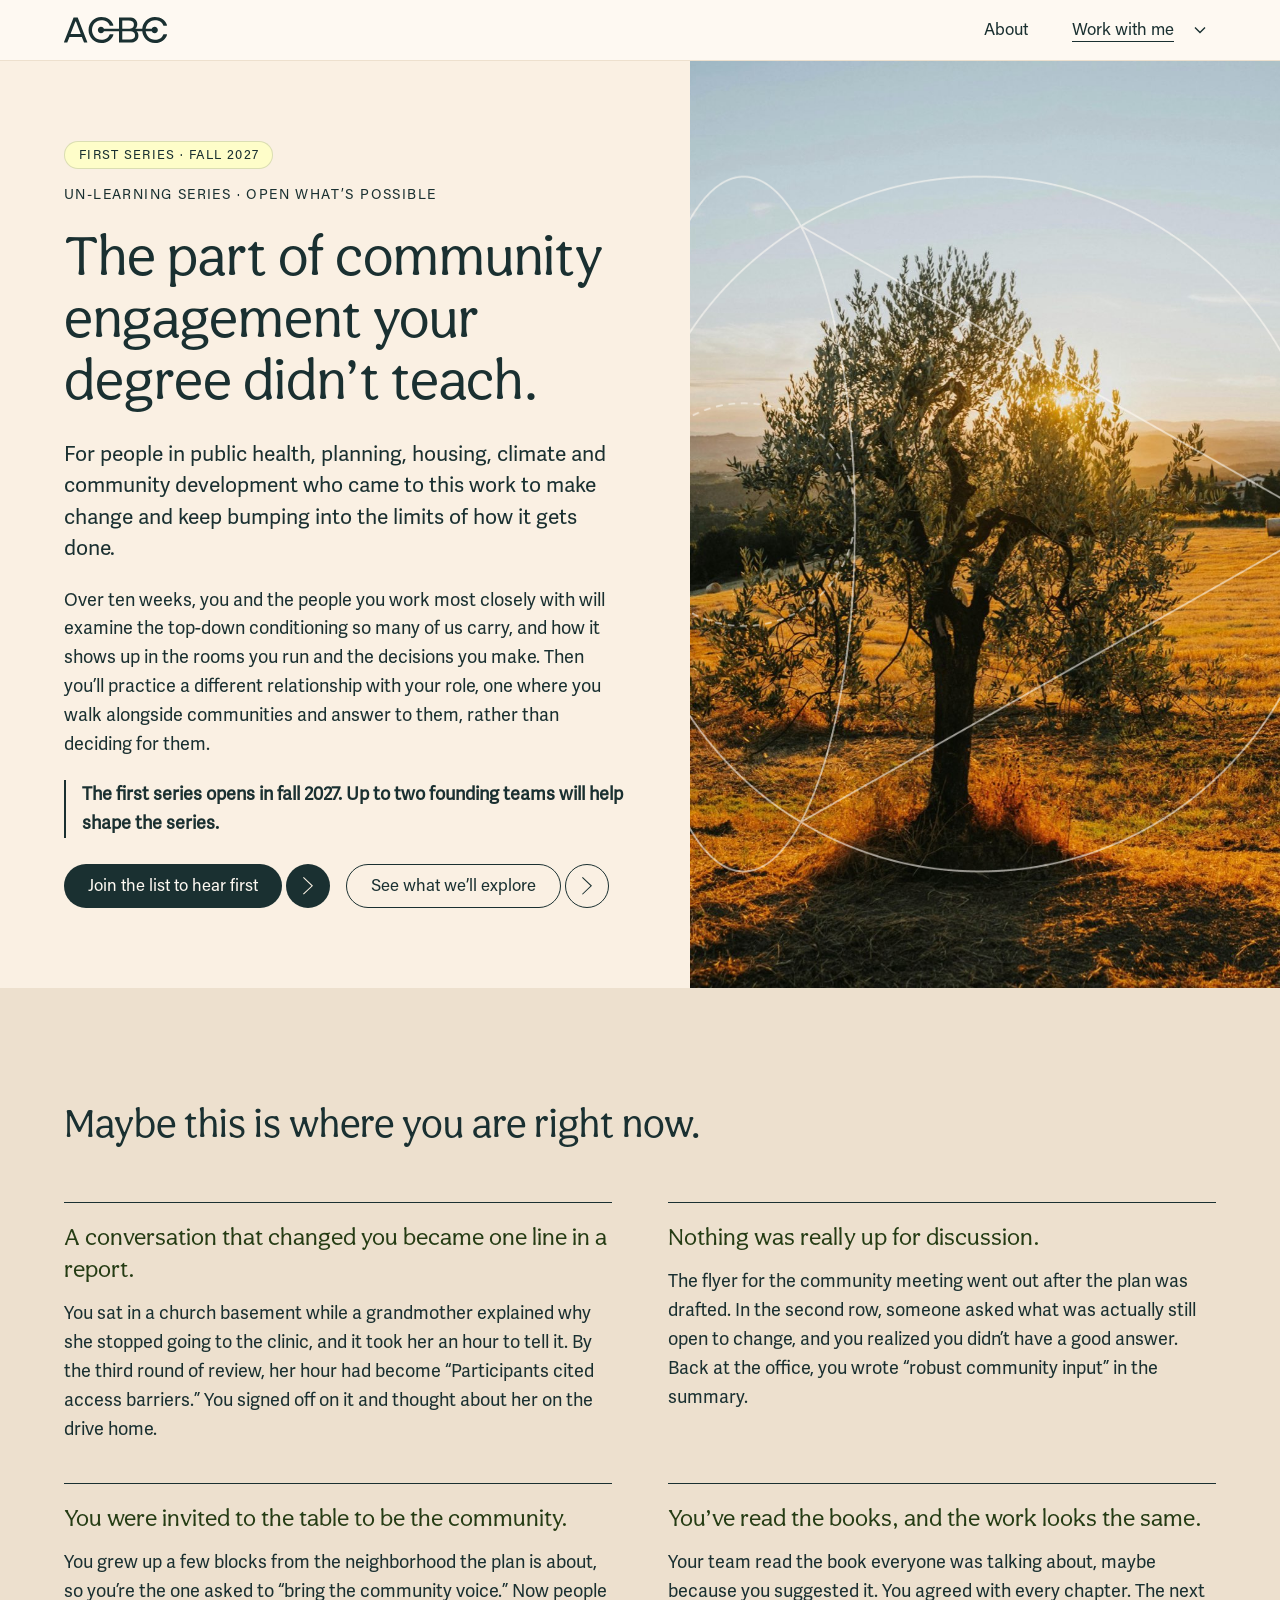
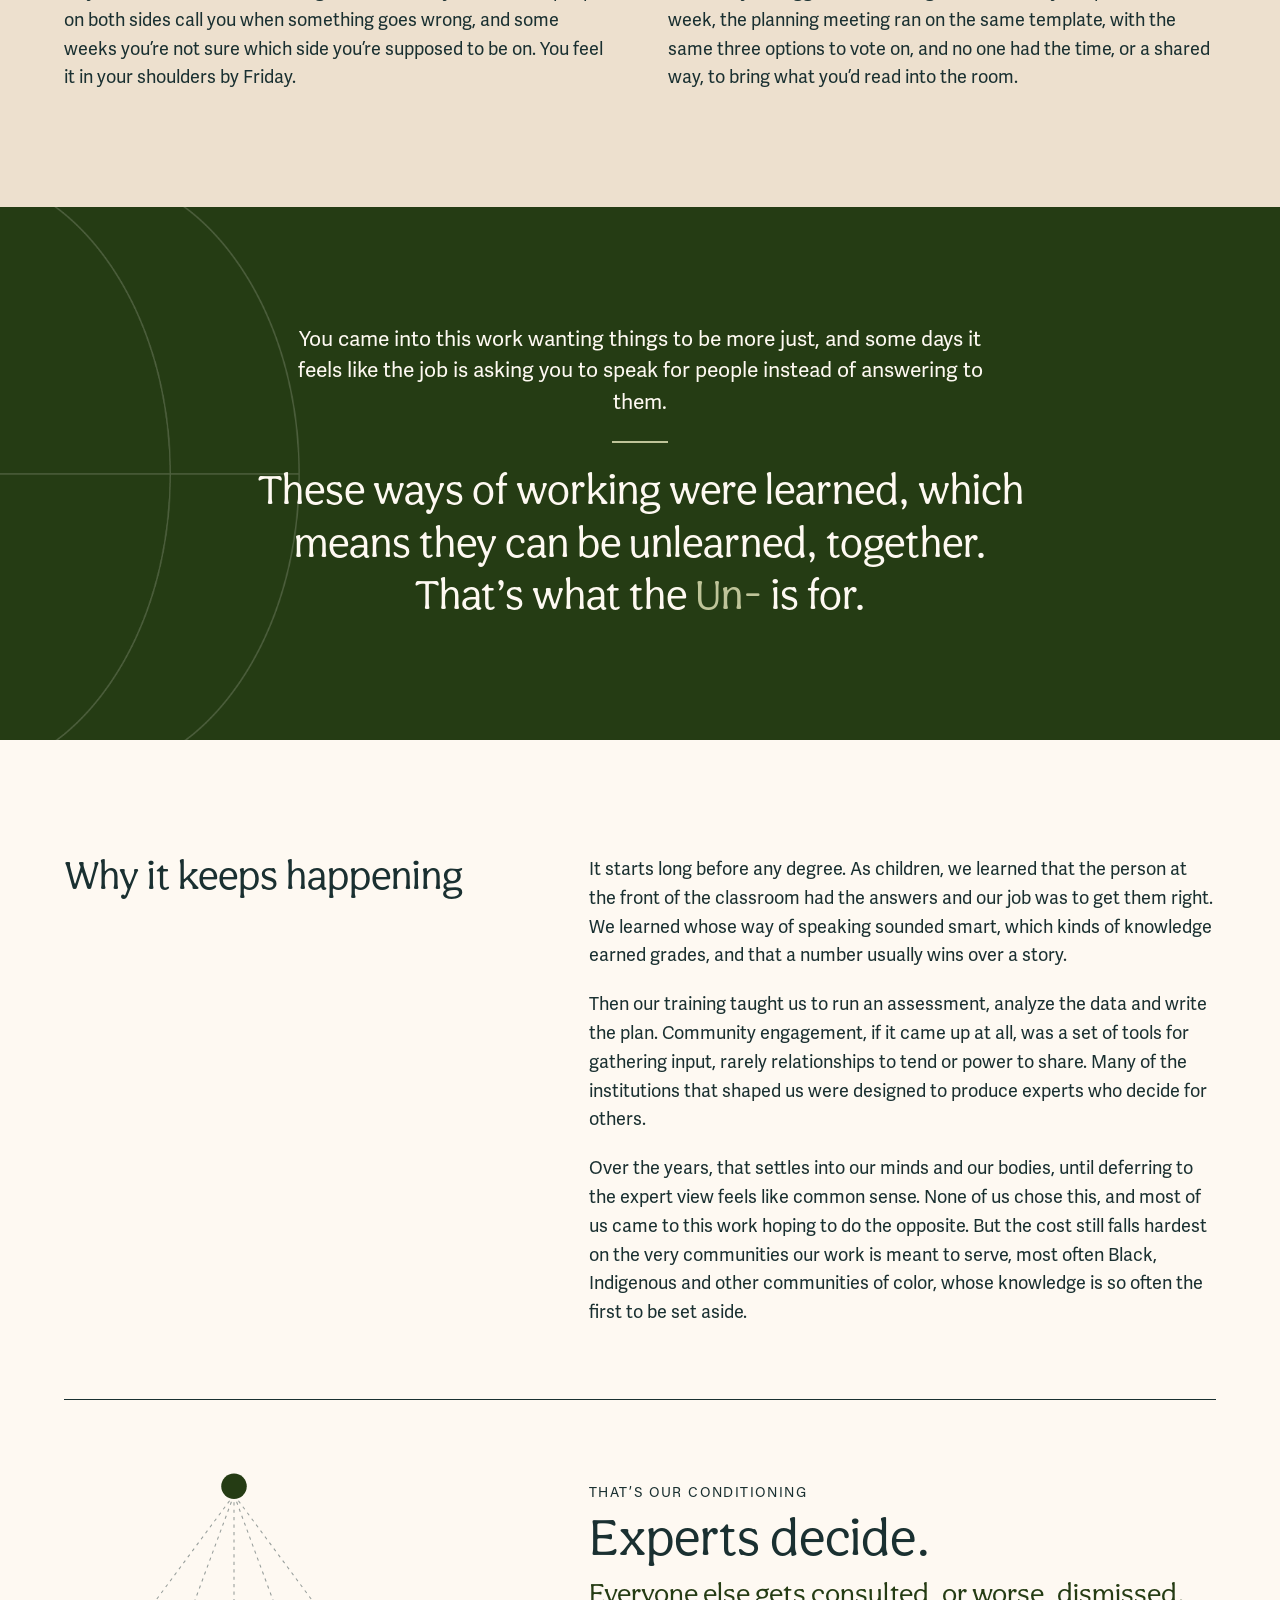
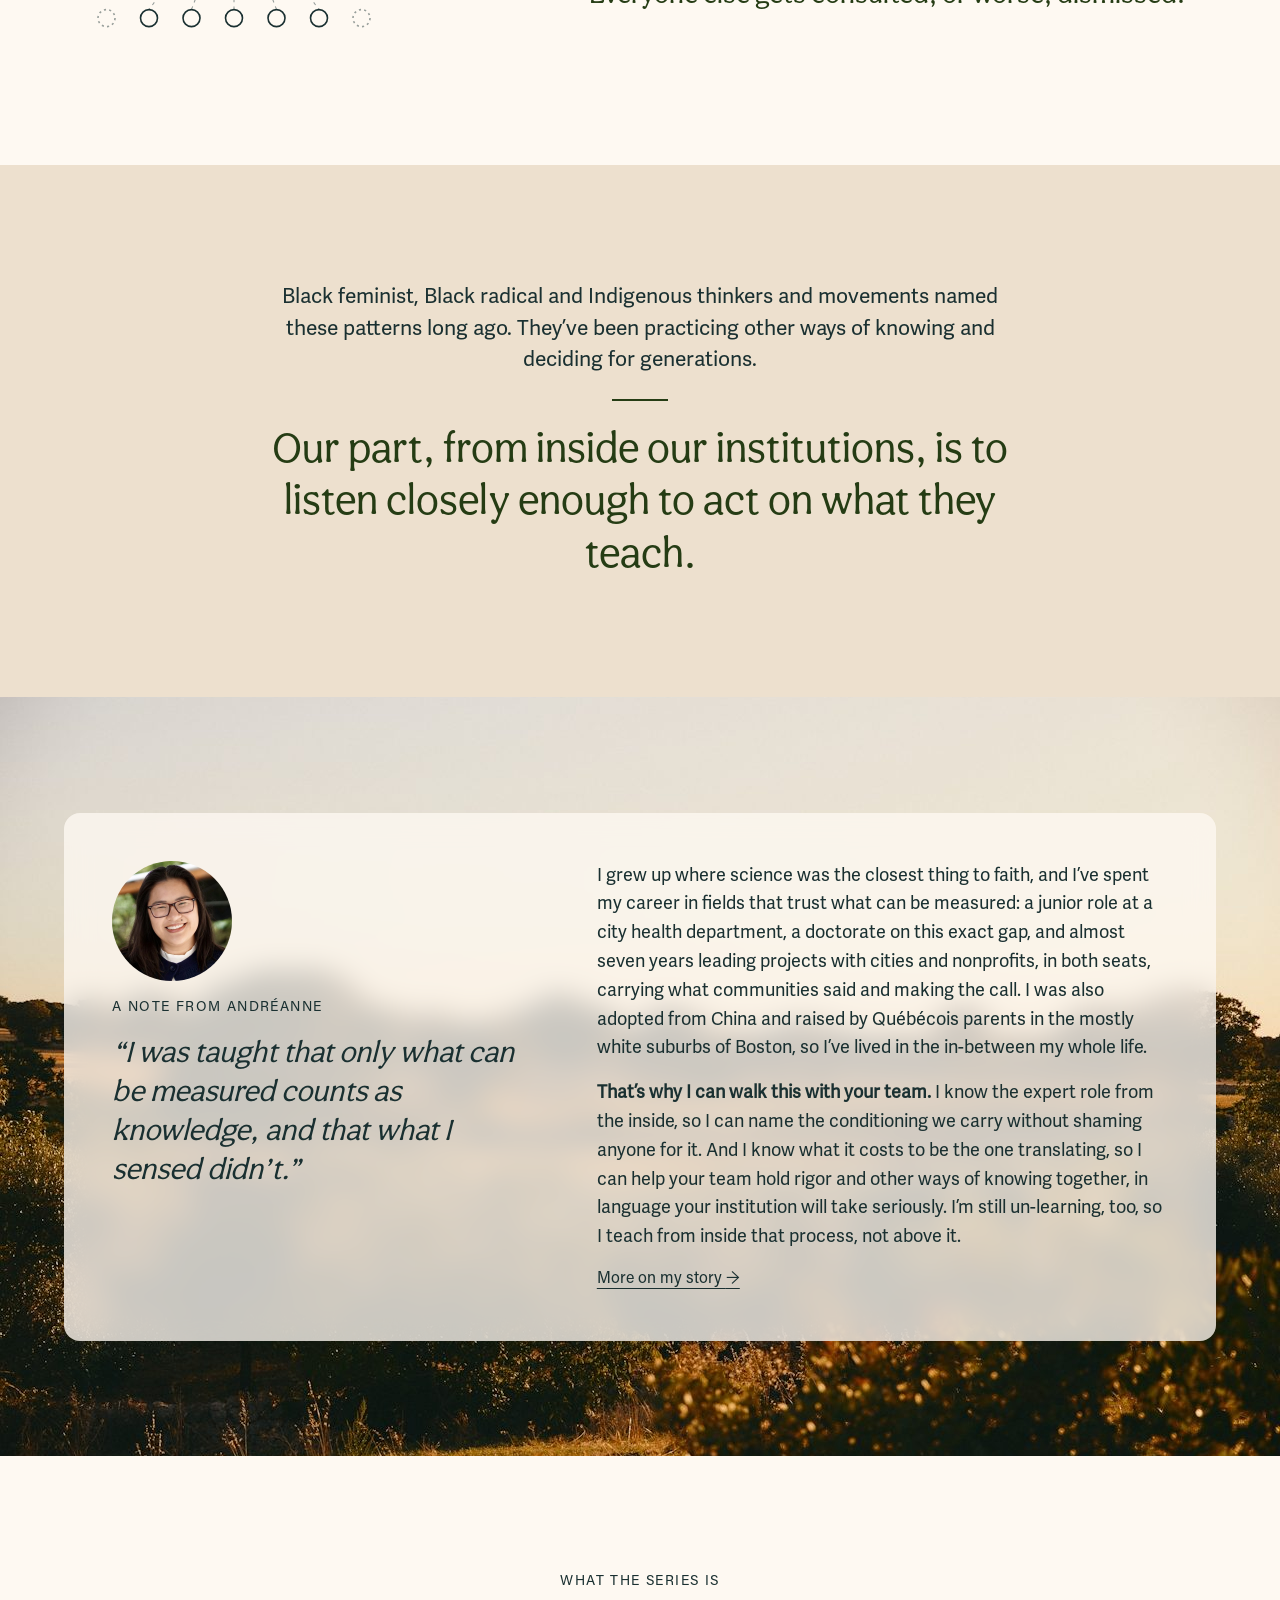
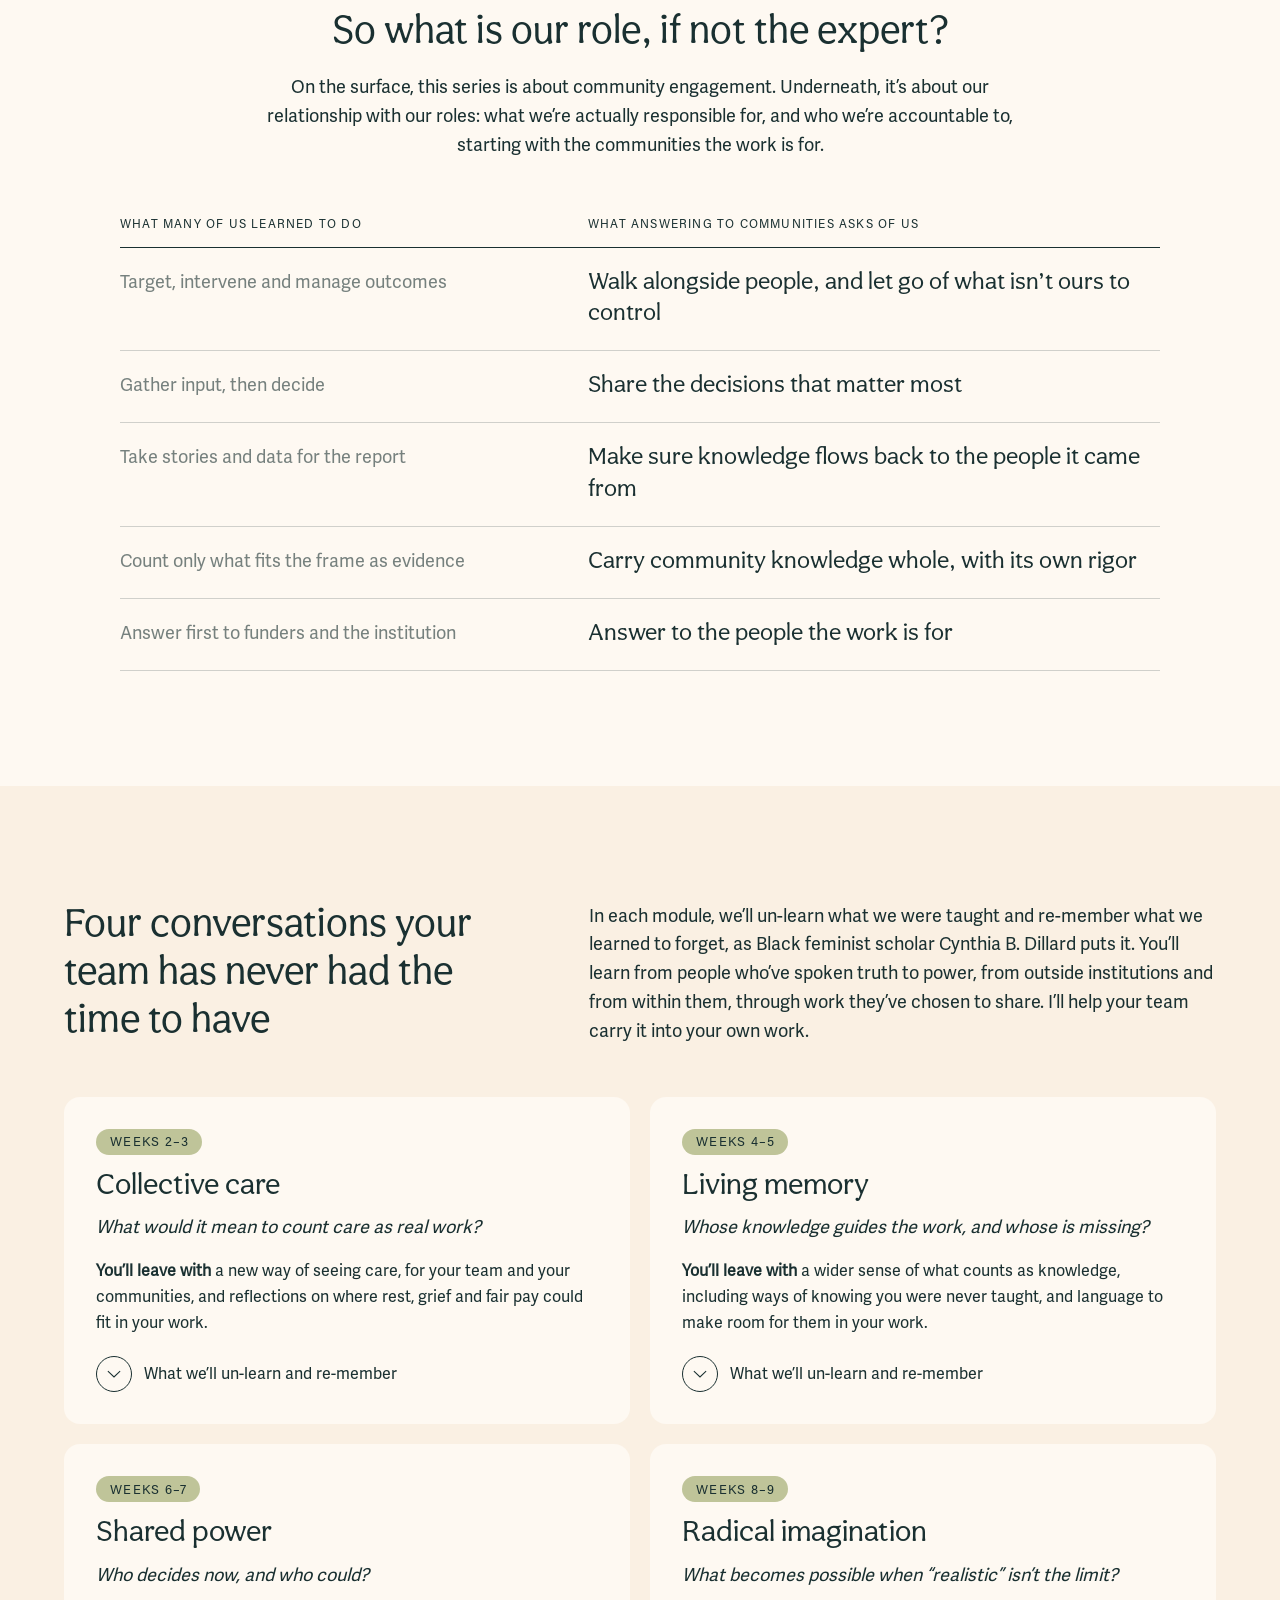
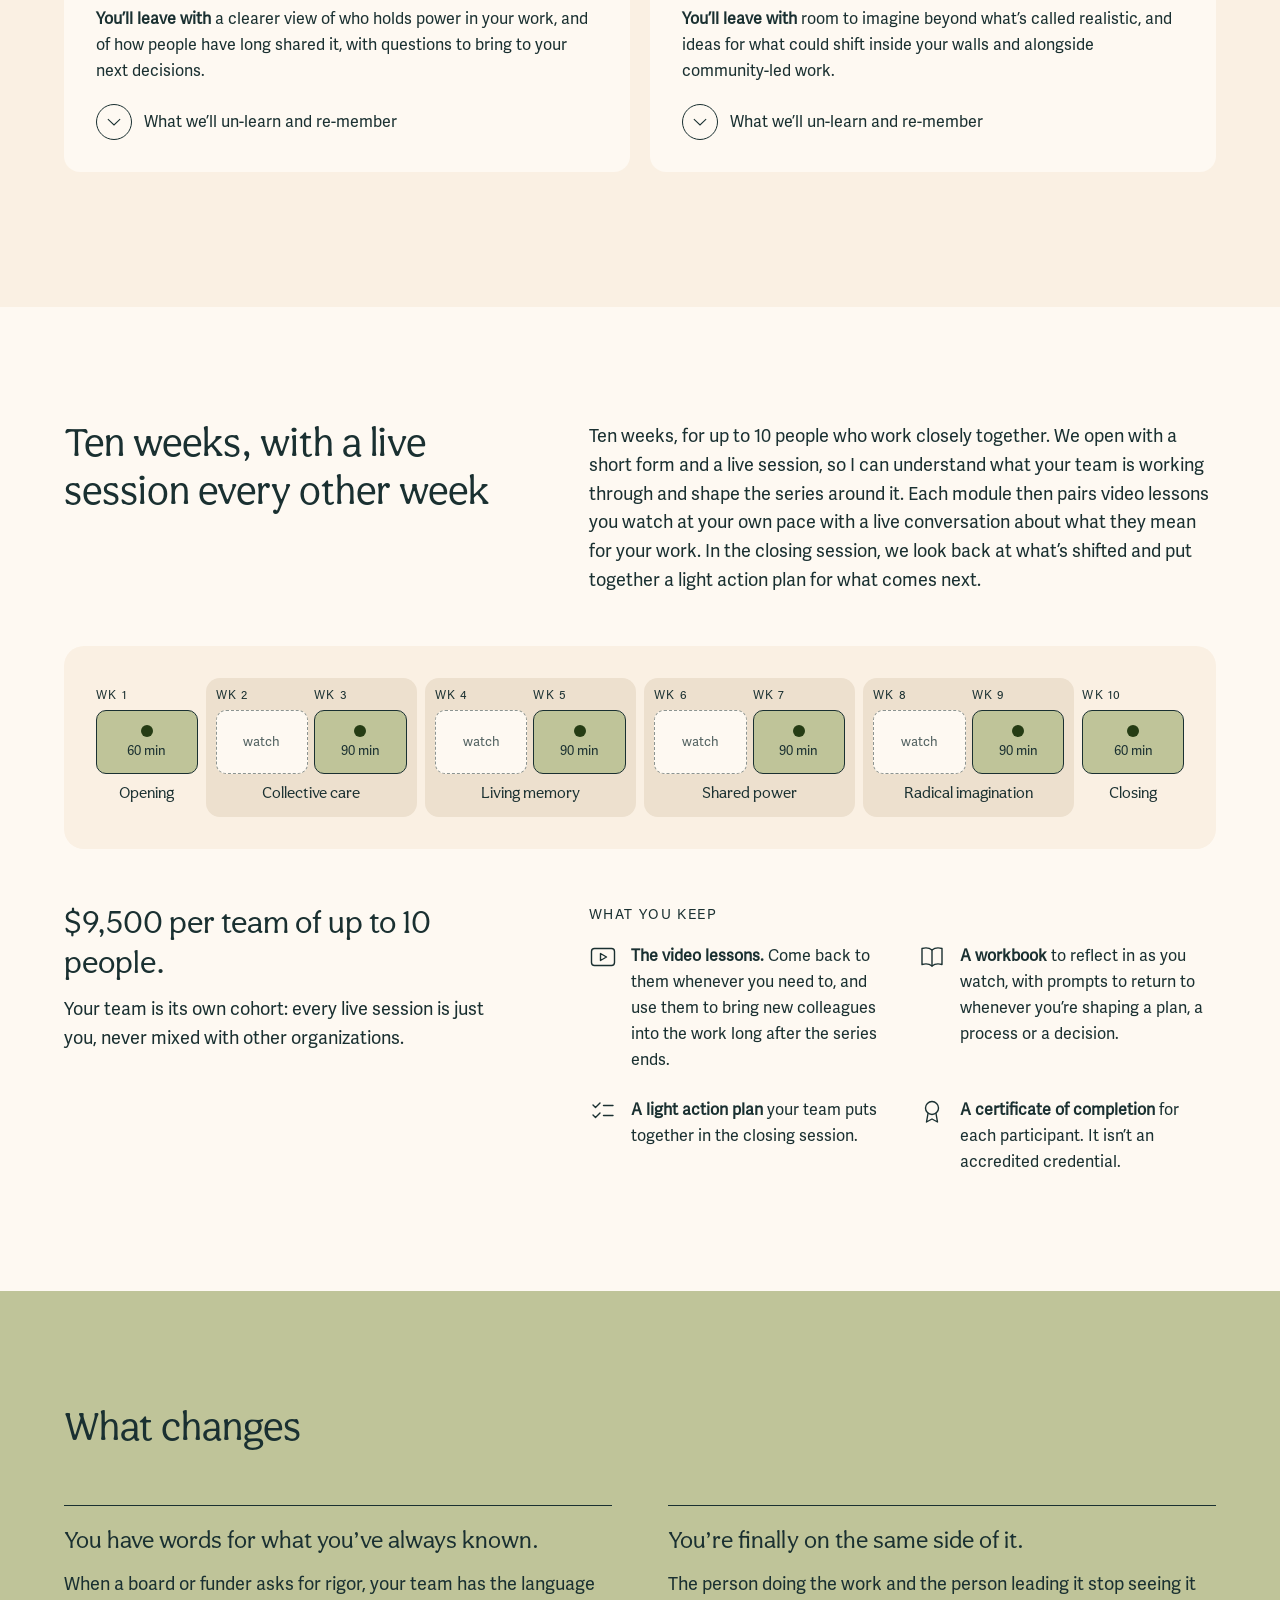
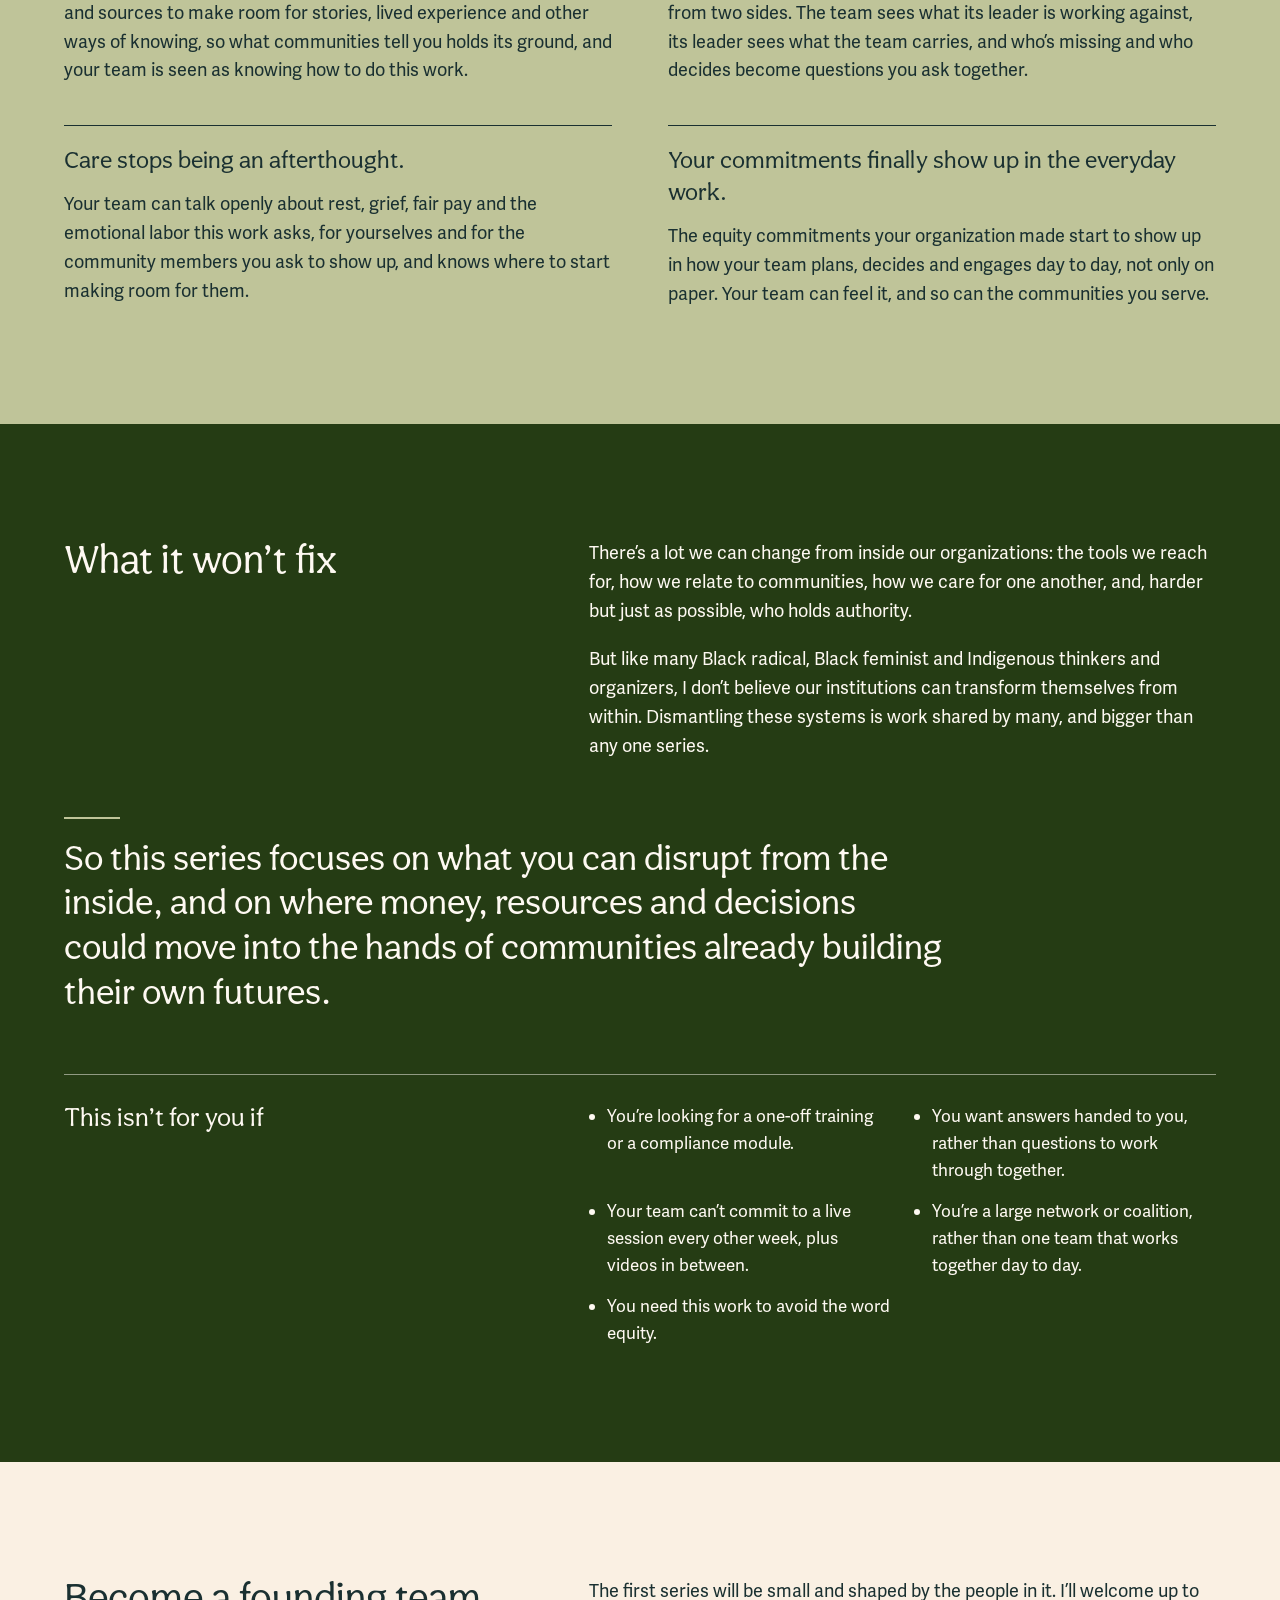
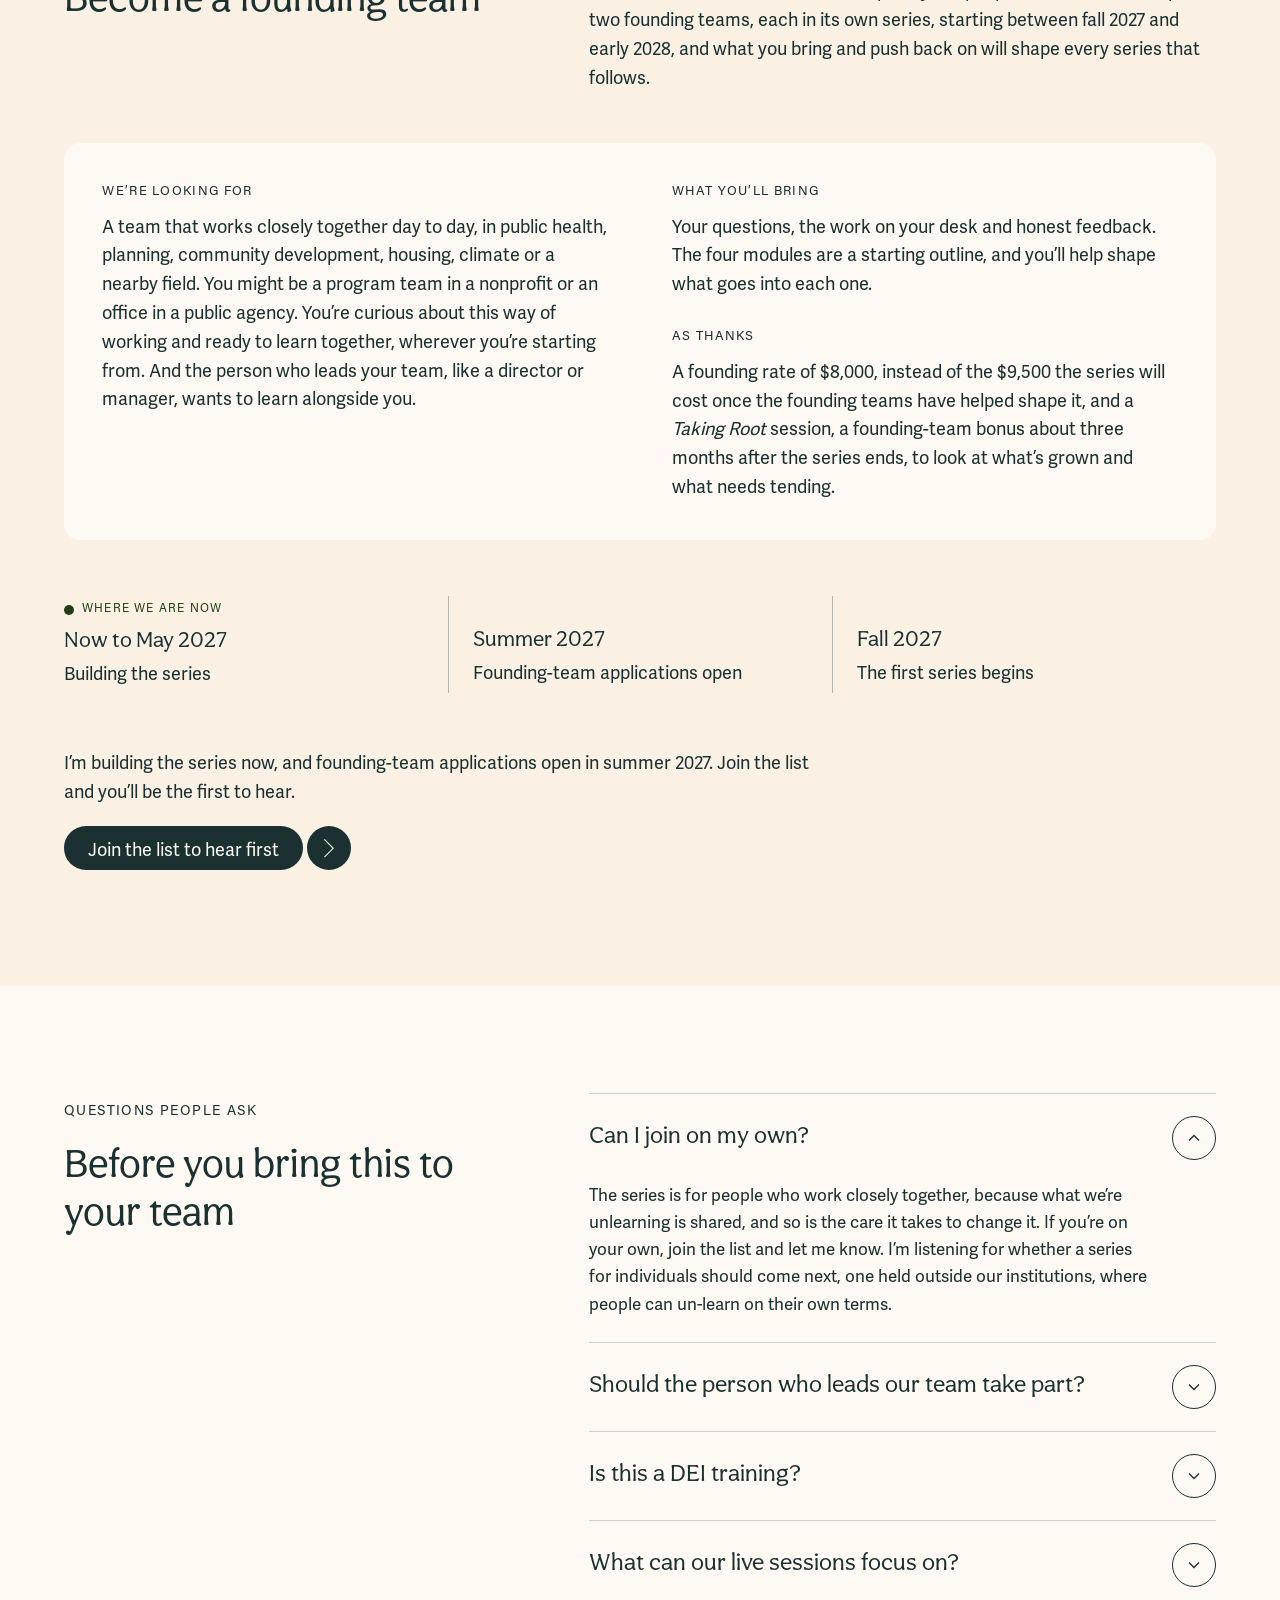
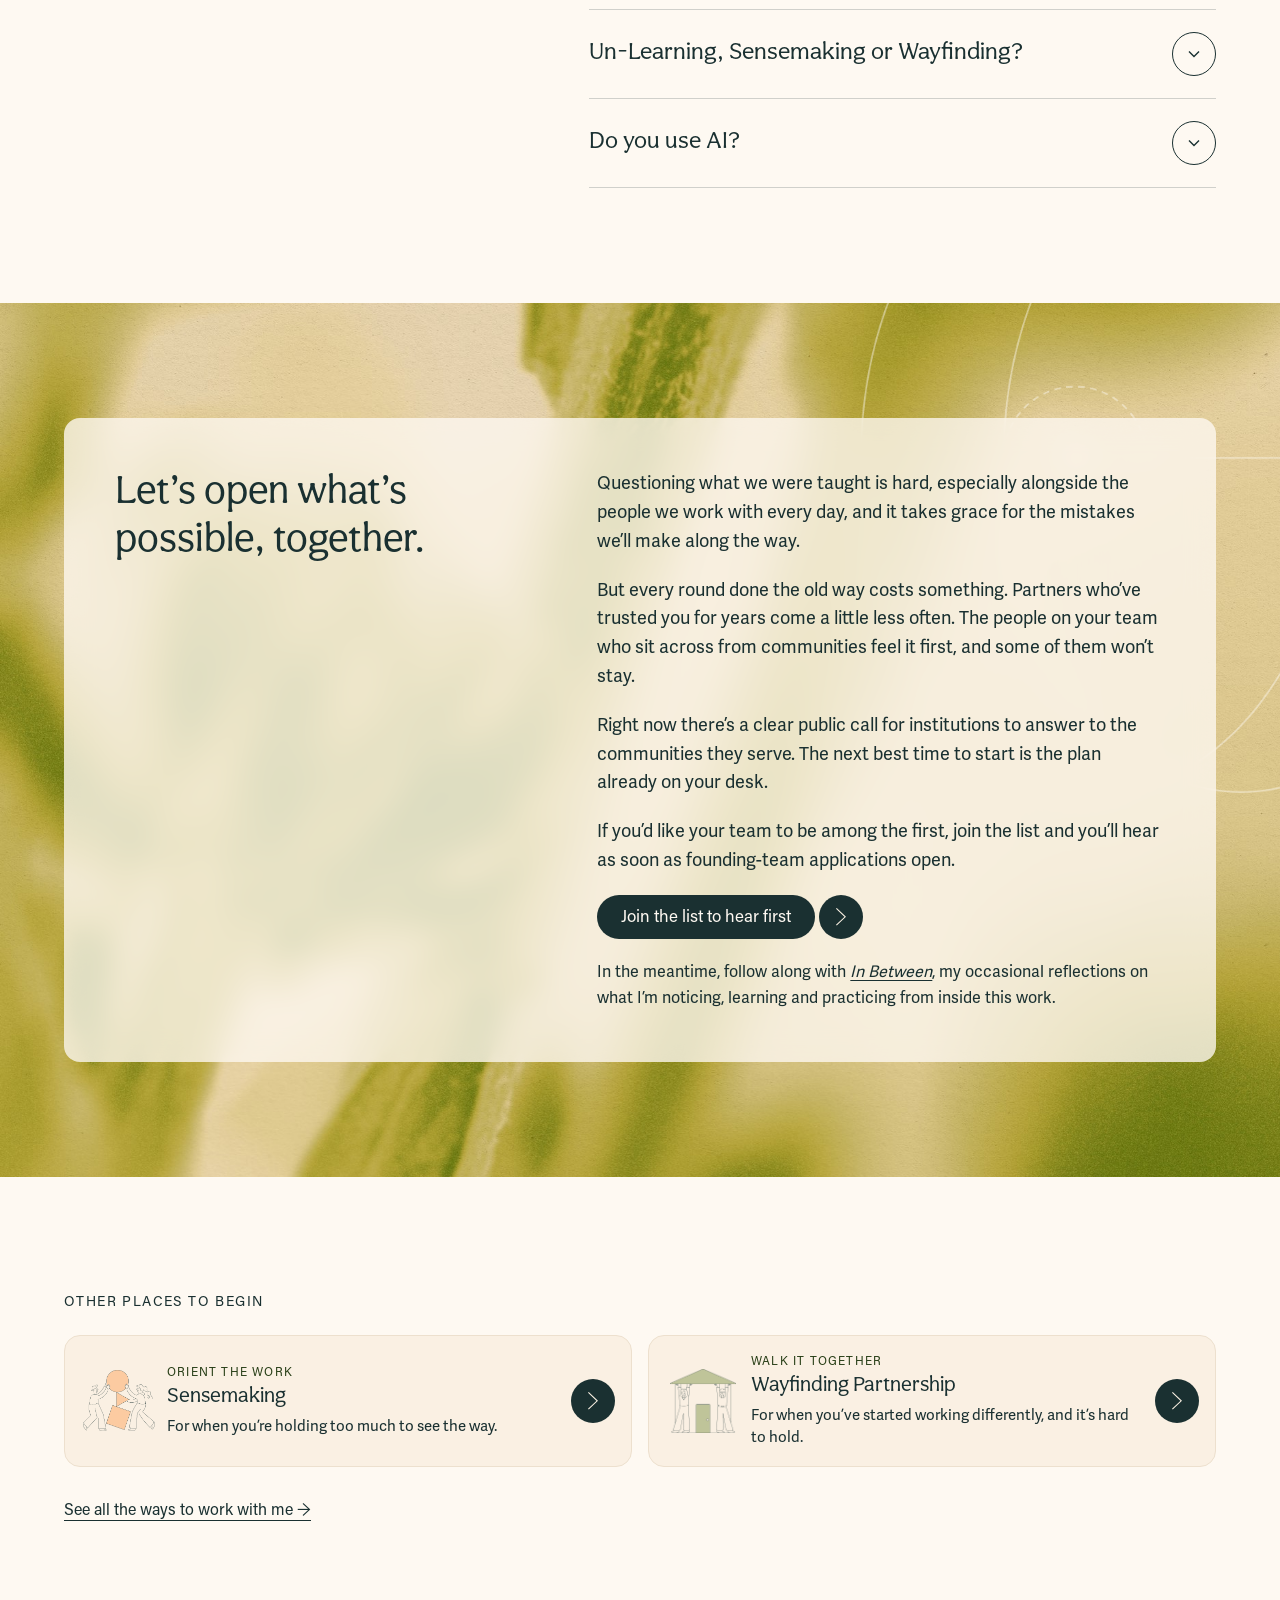
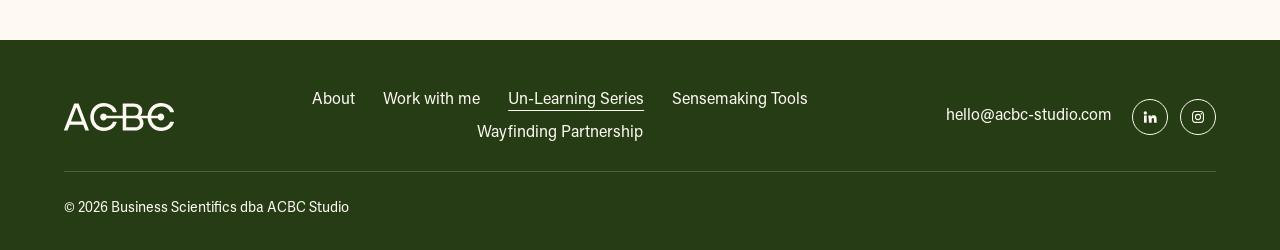
<file: unlearning-series.html>
<!DOCTYPE html>
<html lang="en">
<head>
  <meta charset="utf-8">
  <meta name="robots" content="noindex, nofollow">
  <meta name="viewport" content="width=device-width, initial-scale=1">

  <title>Un-Learning Series · Coming soon | ACBC Studio</title>
  <meta name="description" content="Over ten weeks, your team examines the top-down conditioning so many of us carry, and practices a different relationship with your role: walking alongside communities and answering to them.">

  <meta property="og:title" content="Un-Learning Series · Coming soon | ACBC Studio">
  <meta property="og:description" content="Over ten weeks, your team examines the top-down conditioning so many of us carry, and practices a different relationship with your role: walking alongside communities and answering to them.">
  <meta property="og:type" content="website">
  <meta name="twitter:title" content="Un-Learning Series · Coming soon | ACBC Studio">
  <meta name="twitter:description" content="Over ten weeks, your team examines the top-down conditioning so many of us carry, and practices a different relationship with your role: walking alongside communities and answering to them.">

  <link rel="icon" href="assets/images/favicon.png" sizes="32x32" type="image/png">
  <link rel="icon" href="assets/images/favicon-192.png" sizes="192x192" type="image/png">
  <link rel="apple-touch-icon" href="assets/images/apple-touch-icon.png">

  <link rel="preload" href="assets/fonts/AesthetNova-Regular.otf" as="font" type="font/otf" crossorigin>
  <link rel="preload" href="assets/fonts/AdelleSans-Regular.otf" as="font" type="font/otf" crossorigin>
  <link rel="stylesheet" href="styles.css?v=33">
  <link rel="stylesheet" href="offering.css?v=13">
  <link rel="stylesheet" href="work.css?v=3">
  <link rel="stylesheet" href="unlearning.css?v=2">
</head>

<body class="page-unlearning page-work">

  <!-- ============================= HEADER ============================= -->
  <header class="site-header">
    <div class="site-header__inner">
      <a aria-label='ACBC Studio, home' class='site-header__logo' href='/'>
        <img src="assets/images/logo.svg" alt="">
      </a>
      <button class="nav-toggle" type="button" aria-expanded="false" aria-controls="site-nav" aria-label="Menu">
        <span class="nav-toggle__bar"></span>
        <span class="nav-toggle__bar"></span>
        <span class="nav-toggle__bar"></span>
      </button>
      <nav class="site-nav" id="site-nav" aria-label="Main">
        <a href='/about'>About</a>
        <div class="site-nav__group">
          <a class='site-nav__parent is-active' href='/work-with-me'>Work with me</a>
          <button class="site-nav__chevron" type="button" aria-expanded="false" aria-controls="nav-ways" aria-label="Show the ways we work">
            <svg viewBox="0 0 12 8" aria-hidden="true"><path d="M1 1.5l5 5 5-5" fill="none" stroke="currentColor" stroke-width="1.4"/></svg>
          </button>
          <ul class="site-nav__menu" id="nav-ways" role="list">
            <li><a class='site-nav__item' aria-current='page' href='/unlearning-series'>
              <span class="label site-nav__item-label">Open what’s possible</span>
              <span class="site-nav__item-name">Un-Learning Series</span>
              <span class="site-nav__item-line">A ten-week series for your whole team.</span>
            </a></li>
            <li><a class='site-nav__item' href='/sensemaking-tools'>
              <span class="label site-nav__item-label">Orient the work</span>
              <span class="site-nav__item-name">Sensemaking Tools</span>
              <span class="site-nav__item-line">A Compass or Map, built with your communities.</span>
            </a></li>
            <li><a class='site-nav__item' href='/wayfinding-partnership'>
              <span class="label site-nav__item-label">Walk it together</span>
              <span class="site-nav__item-name">Wayfinding Partnership</span>
              <span class="site-nav__item-line">Six months or more of strategic advisory for your team.</span>
            </a></li>
          </ul>
        </div>
      </nav>
    </div>
  </header>

  <main id="top">

    <!-- ============================= 1. HERO · stone, split, photo bleeds right ============================= -->
    <section class="wm-hero">
      <div class="wm-hero__text">
        <div class="wm-hero__inner">
          <span class="op-tag op-tag--butter">First series · Fall 2027</span>
          <p class="label">Un-Learning Series · Open what’s possible</p>
          <h1 class="wm-hero__title">The part of community engagement your degree didn’t teach.</h1>
          <p class="text-lg">For people in public health, planning, housing, climate and community development who came to this work to make change and keep bumping into the limits of how it gets done.</p>
          <p>Over ten weeks, you and the people you work most closely with will examine the top-down conditioning so many of us carry, and how it shows up in the rooms you run and the decisions you make. Then you’ll practice a different relationship with your role, one where you walk alongside communities and answer to them, rather than deciding for them.</p>
          <p class="un-hero__founding"><strong>The first series opens in fall 2027. Up to two founding teams will help shape the series.</strong></p>
          <div class="un-actions">
            <a class="btn btn--primary" href="#founding-team">
              <span class="btn__label">Join the list to hear first</span>
              <span class="btn__arrow" aria-hidden="true"><img src="assets/images/arrow-right-light.svg" alt=""></span>
            </a>
            <a class="btn btn--secondary" href="#modules">
              <span class="btn__label">See what we’ll explore</span>
              <span class="btn__arrow" aria-hidden="true"><img src="assets/images/arrow-right-carbon.svg" alt=""></span>
            </a>
          </div>
        </div>
      </div>
      <div class="wm-hero__media">
        <img class="wm-hero__photo un-hero__photo" src="assets/images/unlearning/hero-olive-tree.jpg" width="999" height="1500" alt="" fetchpriority="high">
        <img class="un-hero__lines" src="assets/images/unlearning/hero-overlay-03.png" width="1697" height="1670" alt="" aria-hidden="true">
      </div>
    </section>

    <!-- ============================= 2. MAYBE · beige ============================= -->
    <section class="section section--beige">
      <div class="container">
        <h2 class="wm-h2 un-section-head">Maybe this is where you are right now.</h2>
        <div class="un-grid2">
          <div class="un-item">
            <h3 class="un-item__title">A conversation that changed you became one line in a report.</h3>
            <p>You sat in a church basement while a grandmother explained why she stopped going to the clinic, and it took her an hour to tell it. By the third round of review, her hour had become “Participants cited access barriers.” You signed off on it and thought about her on the drive home.</p>
          </div>
          <div class="un-item">
            <h3 class="un-item__title">Nothing was really up for discussion.</h3>
            <p>The flyer for the community meeting went out after the plan was drafted. In the second row, someone asked what was actually still open to change, and you realized you didn’t have a good answer. Back at the office, you wrote “robust community input” in the summary.</p>
          </div>
          <div class="un-item">
            <h3 class="un-item__title">You were invited to the table to be the community.</h3>
            <p>You grew up a few blocks from the neighborhood the plan is about, so you’re the one asked to “bring the community voice.” Now people on both sides call you when something goes wrong, and some weeks you’re not sure which side you’re supposed to be on. You feel it in your shoulders by Friday.</p>
          </div>
          <div class="un-item">
            <h3 class="un-item__title">You’ve read the books, and the work looks the same.</h3>
            <p>Your team read the book everyone was talking about, maybe because you suggested it. You agreed with every chapter. The next week, the planning meeting ran on the same template, with the same three options to vote on, and no one had the time, or a shared way, to bring what you’d read into the room.</p>
          </div>
        </div>
      </div>
    </section>

    <!-- ============================= 2b. THE TURN · forest band ============================= -->
    <section class="section section--forest un-band un-band--turn">
      <img class="un-band__lines" src="assets/images/unlearning/overlay-04.png" width="1545" height="1669" alt="" aria-hidden="true" loading="lazy">
      <div class="container un-band__inner">
        <p class="text-lg">You came into this work wanting things to be more just, and some days it feels like the job is asking you to speak for people instead of answering to them.</p>
        <span class="un-band__rule" aria-hidden="true"></span>
        <p class="un-band__line">These ways of working were learned, which means they can be unlearned, together. That’s what the <span class="un-olive">Un-</span> is for.</p>
      </div>
    </section>

    <!-- ============================= 3. WHY IT KEEPS HAPPENING · cotton ============================= -->
    <section class="section section--cotton">
      <div class="container">
        <div class="wm-side">
          <h2 class="wm-h2">Why it keeps happening</h2>
          <div class="wm-stack">
            <p>It starts long before any degree. As children, we learned that the person at the front of the classroom had the answers and our job was to get them right. We learned whose way of speaking sounded smart, which kinds of knowledge earned grades, and that a number usually wins over a story.</p>
            <p>Then our training taught us to run an assessment, analyze the data and write the plan. Community engagement, if it came up at all, was a set of tools for gathering input, rarely relationships to tend or power to share. Many of the institutions that shaped us were designed to produce experts who decide for others.</p>
            <p>Over the years, that settles into our minds and our bodies, until deferring to the expert view feels like common sense. None of us chose this, and most of us came to this work hoping to do the opposite. But the cost still falls hardest on the very communities our work is meant to serve, most often Black, Indigenous and other communities of color, whose knowledge is so often the first to be set aside.</p>
          </div>
        </div>
        <div class="wm-side wm-side--center un-experts">
          <img class="un-experts__art" src="assets/images/unlearning/experts-decide.svg" width="320" height="190" alt="One dot at the top connected by lines to five of seven dots below; the two outer dots are faded and unconnected: a few decide, many are consulted, some are dismissed." loading="lazy">
          <div class="un-experts__text">
            <p class="label">That’s our conditioning</p>
            <p class="un-experts__big">Experts decide.</p>
            <p class="un-experts__rest">Everyone else gets consulted, or worse, dismissed.</p>
          </div>
        </div>
      </div>
    </section>

    <!-- ============================= 3b. WHO NAMED IT FIRST · beige band ============================= -->
    <section class="section section--beige un-band">
      <div class="container un-band__inner">
        <p class="text-lg">Black feminist, Black radical and Indigenous thinkers and movements named these patterns long ago. They’ve been practicing other ways of knowing and deciding for generations.</p>
        <span class="un-band__rule un-band__rule--forest" aria-hidden="true"></span>
        <p class="un-band__line un-band__line--forest">Our part, from inside our institutions, is to listen closely enough to act on what they teach.</p>
      </div>
    </section>

    <!-- ============================= 4. A NOTE FROM ANDRÉANNE · photo + wide frosted box ============================= -->
    <section class="un-note">
      <img class="un-note__bg" src="assets/images/unlearning/note-golden-fields.jpg" width="1280" height="853" alt="" loading="lazy">
      <div class="container">
        <div class="un-note__box">
          <div class="un-note__left">
            <img class="un-note__portrait" src="assets/images/unlearning/andreanne-headshot.jpg" width="480" height="600" alt="Portrait of Andréanne Chu" loading="lazy">
            <p class="label">A note from Andréanne</p>
            <blockquote class="un-note__quote"><p>“I was taught that only what can be measured counts as knowledge, and that what I sensed didn’t.”</p></blockquote>
          </div>
          <div class="un-note__right">
            <p>I grew up where science was the closest thing to faith, and I’ve spent my career in fields that trust what can be measured: a junior role at a city health department, a doctorate on this exact gap, and almost seven years leading projects with cities and nonprofits, in both seats, carrying what communities said and making the call. I was also adopted from China and raised by Québécois parents in the mostly white suburbs of Boston, so I’ve lived in the in-between my whole life.</p>
            <p><strong>That’s why I can walk this with your team.</strong> I know the expert role from the inside, so I can name the conditioning we carry without shaming anyone for it. And I know what it costs to be the one translating, so I can help your team hold rigor and other ways of knowing together, in language your institution will take seriously. I’m still un-learning, too, so I teach from inside that process, not above it.</p>
            <a class="op-link" href="/about">More on my story <span aria-hidden="true">→</span></a>
          </div>
        </div>
      </div>
    </section>

    <!-- ============================= 5. WHAT THE SERIES IS · cotton ============================= -->
    <section class="section section--cotton">
      <div class="container">
        <div class="un-center-intro">
          <p class="label">What the series is</p>
          <h2 class="wm-h2">So what is our role, if not the expert?</h2>
          <p>On the surface, this series is about community engagement. Underneath, it’s about our relationship with our roles: what we’re actually responsible for, and who we’re accountable to, starting with the communities the work is for.</p>
        </div>
        <table class="op-shift un-shift">
          <thead>
            <tr><th scope="col" class="label">What many of us learned to do</th><th scope="col" class="label">What answering to communities asks of us</th></tr>
          </thead>
          <tbody>
            <tr><td>Target, intervene and manage outcomes</td><td>Walk alongside people, and let go of what isn’t ours to control</td></tr>
            <tr><td>Gather input, then decide</td><td>Share the decisions that matter most</td></tr>
            <tr><td>Take stories and data for the report</td><td>Make sure knowledge flows back to the people it came from</td></tr>
            <tr><td>Count only what fits the frame as evidence</td><td>Carry community knowledge whole, with its own rigor</td></tr>
            <tr><td>Answer first to funders and the institution</td><td>Answer to the people the work is for</td></tr>
          </tbody>
        </table>
      </div>
    </section>

    <!-- ============================= 6. MODULES · stone ============================= -->
    <!-- [TO CONFIRM] Every "Learning from" name (trim to three or four once the curriculum firms up). -->
    <section class="section section--stone" id="modules">
      <div class="container">
        <div class="wm-side un-section-head">
          <h2 class="wm-h2">Four conversations your team has never had the time to have</h2>
          <p>In each module, we’ll un-learn what we were taught and re-member what we learned to forget, as Black feminist scholar Cynthia B. Dillard puts it. You’ll learn from people who’ve spoken truth to power, from outside institutions and from within them, through work they’ve chosen to share. I’ll help your team carry it into your own work.</p>
        </div>
        <div class="un-modules">
          <article class="un-module">
            <div class="un-module__head">
              <span class="op-tag op-tag--compass">Weeks 2–3</span>
              <h3 class="un-module__title">Collective care</h3>
              <p class="un-module__q">What would it mean to count care as real work?</p>
              <p class="un-module__leave"><strong>You’ll leave with</strong> a new way of seeing care, for your team and your communities, and reflections on where rest, grief and fair pay could fit in your work.</p>
              <button class="un-fold" type="button" aria-expanded="false" aria-controls="module-care">
                <span class="un-fold__icon" aria-hidden="true"><svg viewBox="0 0 24 13" aria-hidden="true"><path d="M1.5 1.5l10.5 10 10.5-10" fill="none" stroke="currentColor" stroke-width="1.8"/></svg></span>
                <span>What we’ll un-learn and re-member</span>
              </button>
            </div>
            <div class="un-module__more" id="module-care" hidden>
              <p><strong>We’ll un-learn</strong> the belief that output and deadlines come first, that the emotional labor of this work is a private cost, and that grief, exhaustion and what our bodies carry have no place at work.</p>
              <p><strong>We’ll re-member</strong> care as part of the work, as communities have long held it, from the Black Panthers’ survival programs and mutual aid to disability justice’s collective access.</p>
              <p class="un-module__from"><strong>Learning from</strong> the Combahee River Collective, the Black Panther Party’s survival programs, Sins Invalid, Leah Lakshmi Piepzna-Samarasinha, adrienne maree brown and Resmaa Menakem.</p>
            </div>
          </article>
          <article class="un-module">
            <div class="un-module__head">
              <span class="op-tag op-tag--compass">Weeks 4–5</span>
              <h3 class="un-module__title">Living memory</h3>
              <p class="un-module__q">Whose knowledge guides the work, and whose is missing?</p>
              <p class="un-module__leave"><strong>You’ll leave with</strong> a wider sense of what counts as knowledge, including ways of knowing you were never taught, and language to make room for them in your work.</p>
              <button class="un-fold" type="button" aria-expanded="false" aria-controls="module-memory">
                <span class="un-fold__icon" aria-hidden="true"><svg viewBox="0 0 24 13" aria-hidden="true"><path d="M1.5 1.5l10.5 10 10.5-10" fill="none" stroke="currentColor" stroke-width="1.8"/></svg></span>
                <span>What we’ll un-learn and re-member</span>
              </button>
            </div>
            <div class="un-module__more" id="module-memory" hidden>
              <p><strong>We’ll un-learn</strong> taking people’s stories and disappearing until the next assessment, holding all knowledge to one standard of evidence, and guarding relationships with communities as ours to hold, the way scarcity teaches us to.</p>
              <p><strong>We’ll re-member</strong> knowledge as something held in relationship, by staying connected between cycles, bringing back what people shared, and honoring lived and embodied experience as evidence.</p>
              <p class="un-module__from"><strong>Learning from</strong> Linda Tuhiwai Smith, Shawn Wilson, Patricia Hill Collins, Densho’s community archive and Indigenous data sovereignty movements.</p>
            </div>
          </article>
          <article class="un-module">
            <div class="un-module__head">
              <span class="op-tag op-tag--compass">Weeks 6–7</span>
              <h3 class="un-module__title">Shared power</h3>
              <p class="un-module__q">Who decides now, and who could?</p>
              <p class="un-module__leave"><strong>You’ll leave with</strong> a clearer view of who holds power in your work, and of how people have long shared it, with questions to bring to your next decisions.</p>
              <button class="un-fold" type="button" aria-expanded="false" aria-controls="module-power">
                <span class="un-fold__icon" aria-hidden="true"><svg viewBox="0 0 24 13" aria-hidden="true"><path d="M1.5 1.5l10.5 10 10.5-10" fill="none" stroke="currentColor" stroke-width="1.8"/></svg></span>
                <span>What we’ll un-learn and re-member</span>
              </button>
            </div>
            <div class="un-module__more" id="module-power" hidden>
              <p><strong>We’ll un-learn</strong> our conditioning toward control, from a few people holding the final say to bringing community in once the plan is set.</p>
              <p><strong>We’ll re-member</strong> power as relationship and reciprocity, from Ella Baker’s group-centered leadership and Black cooperatives to the Zapatistas’ leading by obeying and Indigenous resurgence.</p>
              <p class="un-module__from"><strong>Learning from</strong> Ella Baker, Larry Itliong and the Filipino farmworkers of Delano, Jessica Gordon Nembhard, the Zapatistas, Leanne Betasamosake Simpson and INCITE!</p>
            </div>
          </article>
          <article class="un-module">
            <div class="un-module__head">
              <span class="op-tag op-tag--compass">Weeks 8–9</span>
              <h3 class="un-module__title">Radical imagination</h3>
              <p class="un-module__q">What becomes possible when “realistic” isn’t the limit?</p>
              <p class="un-module__leave"><strong>You’ll leave with</strong> room to imagine beyond what’s called realistic, and ideas for what could shift inside your walls and alongside community-led work.</p>
              <button class="un-fold" type="button" aria-expanded="false" aria-controls="module-imagination">
                <span class="un-fold__icon" aria-hidden="true"><svg viewBox="0 0 24 13" aria-hidden="true"><path d="M1.5 1.5l10.5 10 10.5-10" fill="none" stroke="currentColor" stroke-width="1.8"/></svg></span>
                <span>What we’ll un-learn and re-member</span>
              </button>
            </div>
            <div class="un-module__more" id="module-imagination" hidden>
              <p><strong>We’ll un-learn</strong> the single story of progress, and the sense that funders and markets set the limits of what’s possible.</p>
              <p><strong>We’ll re-member</strong> that these limits weren’t always here, drawing on ways of living beyond them, from ancestral practice to the community-led and abolitionist futures people are building now.</p>
              <p class="un-module__from"><strong>Learning from</strong> Robin D.G. Kelley, Ruth Wilson Gilmore, Mariame Kaba, Grace Lee Boggs, Yuri Kochiyama and Faranak Miraftab.</p>
            </div>
          </article>
        </div>
      </div>
    </section>

    <!-- ============================= 7. TEN WEEKS · cotton ============================= -->
    <section class="section section--cotton" id="how-a-series-runs">
      <div class="container">
        <div class="wm-side un-section-head">
          <h2 class="wm-h2">Ten weeks, with a live session every other week</h2>
          <p>Ten weeks, for up to 10 people who work closely together. We open with a short form and a live session, so I can understand what your team is working through and shape the series around it. Each module then pairs video lessons you watch at your own pace with a live conversation about what they mean for your work. In the closing session, we look back at what’s shifted and put together a light action plan for what comes next.</p>
        </div>
        <figure class="un-weeks" aria-label="The ten weeks at a glance. Week 1: opening, 60 minutes live. Weeks 2 to 9: four modules of two weeks each, Collective care, Living memory, Shared power and Radical imagination; in each, the first week is for watching the videos and the second has a 90-minute live session. Week 10: closing, 60 minutes live.">
          <div class="un-weeks__scroll" tabindex="0">
            <div class="un-weeks__grid" aria-hidden="true"><div class="un-weeks__single"><div class="un-wk"><p class="un-wk__label">Wk 1</p><div class="un-wk__box"><span class="un-wk__dot"></span><span>60 min</span></div></div><p class="un-weeks__name">Opening</p></div><div class="un-weeks__module"><div class="un-weeks__pair"><div class="un-wk"><p class="un-wk__label">Wk 2</p><div class="un-wk__box un-wk__box--watch"><span class="un-wk__watch">watch</span></div></div><div class="un-wk"><p class="un-wk__label">Wk 3</p><div class="un-wk__box"><span class="un-wk__dot"></span><span>90 min</span></div></div></div><p class="un-weeks__name">Collective care</p></div><div class="un-weeks__module"><div class="un-weeks__pair"><div class="un-wk"><p class="un-wk__label">Wk 4</p><div class="un-wk__box un-wk__box--watch"><span class="un-wk__watch">watch</span></div></div><div class="un-wk"><p class="un-wk__label">Wk 5</p><div class="un-wk__box"><span class="un-wk__dot"></span><span>90 min</span></div></div></div><p class="un-weeks__name">Living memory</p></div><div class="un-weeks__module"><div class="un-weeks__pair"><div class="un-wk"><p class="un-wk__label">Wk 6</p><div class="un-wk__box un-wk__box--watch"><span class="un-wk__watch">watch</span></div></div><div class="un-wk"><p class="un-wk__label">Wk 7</p><div class="un-wk__box"><span class="un-wk__dot"></span><span>90 min</span></div></div></div><p class="un-weeks__name">Shared power</p></div><div class="un-weeks__module"><div class="un-weeks__pair"><div class="un-wk"><p class="un-wk__label">Wk 8</p><div class="un-wk__box un-wk__box--watch"><span class="un-wk__watch">watch</span></div></div><div class="un-wk"><p class="un-wk__label">Wk 9</p><div class="un-wk__box"><span class="un-wk__dot"></span><span>90 min</span></div></div></div><p class="un-weeks__name">Radical imagination</p></div><div class="un-weeks__single"><div class="un-wk"><p class="un-wk__label">Wk 10</p><div class="un-wk__box"><span class="un-wk__dot"></span><span>60 min</span></div></div><p class="un-weeks__name">Closing</p></div></div>
          </div>
        </figure>
        <div class="wm-side un-price">
          <div class="un-price__text">
            <p class="un-price__big">$9,500 per team of up to 10 people.</p>
            <p>Your team is its own cohort: every live session is just you, never mixed with other organizations.</p>
          </div>
          <div>
            <p class="label un-keep__label">What you keep</p>
            <ul class="un-keep" role="list">
              <li><svg viewBox="0 0 28 28" aria-hidden="true"><rect x="2.5" y="5.5" width="23" height="17" rx="3"/><path d="M11.5 10.5v7l6-3.5z"/></svg><p><strong>The video lessons.</strong> Come back to them whenever you need to, and use them to bring new colleagues into the work long after the series ends.</p></li>
              <li><svg viewBox="0 0 28 28" aria-hidden="true"><path d="M4 5.5c3.5-1 7-1 10 1.5 3-2.5 6.5-2.5 10-1.5v16c-3.5-1-7-1-10 1.5-3-2.5-6.5-2.5-10-1.5z"></path><path d="M14 7v16"></path></svg><p><strong>A workbook</strong> to reflect in as you watch, with prompts to return to whenever you’re shaping a plan, a process or a decision.</p></li>
              <li><svg viewBox="0 0 28 28" aria-hidden="true"><path d="M4 8l2.5 2.5L11 6"></path><path d="M4 18l2.5 2.5L11 16"></path><path d="M14.5 8.5H24M14.5 18.5H24"></path></svg><p><strong>A light action plan</strong> your team puts together in the closing session.</p></li>
              <li><svg viewBox="0 0 28 28" aria-hidden="true"><circle cx="14" cy="11" r="6.5"></circle><path d="M10 16.5L8.5 25l5.5-3 5.5 3-1.5-8.5"></path></svg><p><strong>A certificate of completion</strong> for each participant. It isn’t an accredited credential.</p></li>
            </ul>
          </div>
        </div>
      </div>
    </section>

    <!-- ============================= 8. WHAT CHANGES · olive ============================= -->
    <section class="section section--olive">
      <div class="container">
        <h2 class="wm-h2 un-section-head">What changes</h2>
        <div class="un-grid2">
          <div class="un-item">
            <h3 class="un-item__title un-item__title--carbon">You have words for what you’ve always known.</h3>
            <p>When a board or funder asks for rigor, your team has the language and sources to make room for stories, lived experience and other ways of knowing, so what communities tell you holds its ground, and your team is seen as knowing how to do this work.</p>
          </div>
          <div class="un-item">
            <h3 class="un-item__title un-item__title--carbon">You’re finally on the same side of it.</h3>
            <p>The person doing the work and the person leading it stop seeing it from two sides. The team sees what its leader is working against, its leader sees what the team carries, and who’s missing and who decides become questions you ask together.</p>
          </div>
          <div class="un-item">
            <h3 class="un-item__title un-item__title--carbon">Care stops being an afterthought.</h3>
            <p>Your team can talk openly about rest, grief, fair pay and the emotional labor this work asks, for yourselves and for the community members you ask to show up, and knows where to start making room for them.</p>
          </div>
          <div class="un-item">
            <h3 class="un-item__title un-item__title--carbon">Your commitments finally show up in the everyday work.</h3>
            <p>The equity commitments your organization made start to show up in how your team plans, decides and engages day to day, not only on paper. Your team can feel it, and so can the communities you serve.</p>
          </div>
        </div>
      </div>
    </section>

    <!-- ============================= 9. WHAT IT WON'T FIX · forest ============================= -->
    <section class="section section--forest">
      <div class="container">
        <div class="wm-side">
          <h2 class="wm-h2">What it won’t fix</h2>
          <div class="wm-stack">
            <p>There’s a lot we can change from inside our organizations: the tools we reach for, how we relate to communities, how we care for one another, and, harder but just as possible, who holds authority.</p>
            <p>But like many Black radical, Black feminist and Indigenous thinkers and organizers, I don’t believe our institutions can transform themselves from within. Dismantling these systems is work shared by many, and bigger than any one series.</p>
          </div>
        </div>
        <p class="callout callout--dark un-wont__statement">So this series focuses on what you can disrupt from the inside, and on where money, resources and decisions could move into the hands of communities already building their own futures.</p>
        <div class="wm-side un-wont__fit">
          <h3 class="un-wont__fit-title">This isn’t for you if</h3>
          <ul class="un-wont__list">
            <li>You’re looking for a one-off training or a compliance module.</li>
            <li>You want answers handed to you, rather than questions to work through together.</li>
            <li>Your team can’t commit to a live session every other week, plus videos in between.</li>
            <li>You’re a large network or coalition, rather than one team that works together day to day.</li>
            <li>You need this work to avoid the word equity.</li>
          </ul>
        </div>
      </div>
    </section>

    <!-- ============================= 10. BECOME A FOUNDING TEAM · stone ============================= -->
    <section class="section section--stone" id="founding-team">
      <div class="container">
        <div class="wm-side un-section-head">
          <h2 class="wm-h2">Become a founding team</h2>
          <p>The first series will be small and shaped by the people in it. I’ll welcome up to two founding teams, each in its own series, starting between fall 2027 and early 2028, and what you bring and push back on will shape every series that follows.</p>
        </div>
        <div class="un-founding">
          <div class="un-founding__col">
            <h3 class="label">We’re looking for</h3>
            <p>A team that works closely together day to day, in public health, planning, community development, housing, climate or a nearby field. You might be a program team in a nonprofit or an office in a public agency. You’re curious about this way of working and ready to learn together, wherever you’re starting from. And the person who leads your team, like a director or manager, wants to learn alongside you.</p>
          </div>
          <div class="un-founding__col">
            <h3 class="label">What you’ll bring</h3>
            <p>Your questions, the work on your desk and honest feedback. The four modules are a starting outline, and you’ll help shape what goes into each one.</p>
            <h3 class="label un-founding__second">As thanks</h3>
            <p>A founding rate of $8,000, instead of the $9,500 the series will cost once the founding teams have helped shape it, and a <em>Taking Root</em> session, a founding-team bonus about three months after the series ends, to look at what’s grown and what needs tending.</p>
          </div>
        </div>
        <ol class="un-timeline" role="list" aria-label="Timeline">
          <li class="is-now"><span class="un-timeline__now"><span class="un-timeline__dot" aria-hidden="true"></span><span class="label">Where we are now</span></span><p class="un-timeline__when">Now to May 2027</p><p>Building the series</p></li>
          <li><p class="un-timeline__when">Summer 2027</p><p>Founding-team applications open</p></li>
          <li><p class="un-timeline__when">Fall 2027</p><p>The first series begins</p></li>
        </ol>
        <div class="un-join">
          <p>I’m building the series now, and founding-team applications open in summer 2027. Join the list and you’ll be the first to hear.</p>
          <button class="btn btn--primary un-join__toggle" type="button" aria-expanded="false" aria-controls="join">
            <span class="btn__label">Join the list to hear first</span>
            <span class="btn__arrow" aria-hidden="true"><img src="assets/images/arrow-right-light.svg" alt=""></span>
          </button>
          <!-- Waitlist: Netlify Forms (turn on form detection for the site). Without it, the form shows the email fallback. -->
          <div class="un-join__panel" id="join" hidden>
            <form class="op-form" name="unlearning-waitlist" method="POST" data-netlify="true" netlify-honeypot="bot-field" data-waitlist>
              <input type="hidden" name="form-name" value="unlearning-waitlist">
              <p class="op-form__trap" aria-hidden="true"><label>Leave this empty <input name="bot-field" tabindex="-1" autocomplete="off"></label></p>
              <div class="op-form__row">
                <label class="op-form__field"><span class="label">Name</span><input type="text" name="name" autocomplete="name" required></label>
                <label class="op-form__field"><span class="label">Email</span><input type="email" name="email" autocomplete="email" required></label>
              </div>
              <label class="op-form__field"><span class="label">Organization</span><input type="text" name="organization" autocomplete="organization" required></label>
              <fieldset class="op-form__optional">
                <legend>Tell us about your team <span>(optional)</span></legend>
                <label class="op-form__field"><span>What’s one thing your training or work hasn’t prepared you for in working with communities?</span><textarea name="unprepared-for" rows="3"></textarea></label>
                <label class="op-form__field"><span>Which of the four modules pulls at you most, and why?</span><textarea name="theme-and-why" rows="3"></textarea></label>
                <label class="op-form__field"><span>What would make it possible for your team to take part (timing, format, cost, approvals)?</span><textarea name="what-makes-it-possible" rows="3"></textarea></label>
                <label class="op-form__field"><span>Do you hold a credential that needs continuing-education credits, like CPH, AICP or CHES?</span><input type="text" name="credential"></label>
              </fieldset>
              <div class="op-form__actions">
                <button class="btn btn--primary" type="submit">
                  <span class="btn__label">Join the list</span>
                  <span class="btn__arrow" aria-hidden="true"><img src="assets/images/arrow-right-light.svg" alt=""></span>
                </button>
              </div>
              <p class="op-form__status" role="status" aria-live="polite" tabindex="-1" hidden></p>
            </form>
          </div>
        </div>
      </div>
    </section>

    <!-- ============================= 11. QUESTIONS · cotton ============================= -->
    <section class="section section--cotton">
      <div class="container wm-side">
        <div class="wm-stack">
          <p class="label">Questions people ask</p>
          <h2 class="wm-h2">Before you bring this to your team</h2>
        </div>
        <div class="faq un-faq">
          <details class="faq__item" id="faq-on-my-own" open>
            <summary class="faq__q"><span class="faq__q-text">Can I join on my own?</span><span class="faq__icon" aria-hidden="true"><svg viewBox="0 0 12 8"><path d="M1 1.5l5 5 5-5" fill="none" stroke="currentColor" stroke-width="1.4"/></svg></span></summary>
            <div class="faq__a"><p>The series is for people who work closely together, because what we’re unlearning is shared, and so is the care it takes to change it. If you’re on your own, join the list and let me know. I’m listening for whether a series for individuals should come next, one held outside our institutions, where people can un-learn on their own terms.</p></div>
          </details>
          <details class="faq__item" id="faq-leader">
            <summary class="faq__q"><span class="faq__q-text">Should the person who leads our team take part?</span><span class="faq__icon" aria-hidden="true"><svg viewBox="0 0 12 8"><path d="M1 1.5l5 5 5-5" fill="none" stroke="currentColor" stroke-width="1.4"/></svg></span></summary>
            <div class="faq__a"><p>Yes, if they can. This goes deepest when the people who lead a team un-learn alongside it, rather than sending the team on its own. It also shows the team that questioning how things are done is welcome, starting with the people who lead it.</p></div>
          </details>
          <details class="faq__item" id="faq-dei">
            <summary class="faq__q"><span class="faq__q-text">Is this a DEI training?</span><span class="faq__icon" aria-hidden="true"><svg viewBox="0 0 12 8"><path d="M1 1.5l5 5 5-5" fill="none" stroke="currentColor" stroke-width="1.4"/></svg></span></summary>
            <div class="faq__a"><p>It shares some of what DEI work cares about, and you can file it that way if that’s how your budget works. The difference is that it goes into the work itself, how your team plans, decides, engages and governs, starting from what your team is working through, with time between sessions to reflect.</p></div>
          </details>
          <details class="faq__item" id="faq-live-sessions">
            <summary class="faq__q"><span class="faq__q-text">What can our live sessions focus on?</span><span class="faq__icon" aria-hidden="true"><svg viewBox="0 0 12 8"><path d="M1 1.5l5 5 5-5" fill="none" stroke="currentColor" stroke-width="1.4"/></svg></span></summary>
            <div class="faq__a"><p>Each live session starts from what that module raises for your work, and we shape it around what your team needs most. That might be a plan, an engagement round or a decision you have coming up, practicing how to design and hold engagement, or making room for care, rest and fair pay in how your team works.</p></div>
          </details>
          <details class="faq__item" id="faq-which-offer">
            <summary class="faq__q"><span class="faq__q-text">Un-Learning, Sensemaking or Wayfinding?</span><span class="faq__icon" aria-hidden="true"><svg viewBox="0 0 12 8"><path d="M1 1.5l5 5 5-5" fill="none" stroke="currentColor" stroke-width="1.4"/></svg></span></summary>
            <div class="faq__a"><p>The Un-Learning Series is where a team steps back and questions what we were taught, underneath the work, together. Sensemaking puts it into practice on a plan you’re working on now, turning what you’ve heard into a Compass or a Map. Wayfinding is ongoing advice, week by week, for a team already practicing a new way of working. Many teams start with one and continue with another.</p></div>
          </details>
          <details class="faq__item" id="faq-ai">
            <summary class="faq__q"><span class="faq__q-text">Do you use AI?</span><span class="faq__icon" aria-hidden="true"><svg viewBox="0 0 12 8"><path d="M1 1.5l5 5 5-5" fill="none" stroke="currentColor" stroke-width="1.4"/></svg></span></summary>
            <div class="faq__a"><p>A bit, yes, as a tool. It helps me edit the video lessons and slides, and design the workbook. However, nothing is ever fully generated by AI. Anything I make just for your team during the series can be made without it, if you’d prefer. I’m happy to share a modified quote for that.<!-- [TO ADD] link to the AI post: “I’ve written more about how I use AI, and the tensions I haven’t resolved, here →” --></p></div>
          </details>
        </div>
      </div>
    </section>

    <!-- ============================= 12. CLOSING · green gradient photo + frosted box ============================= -->
    <section class="un-closing">
      <img class="un-closing__bg" src="assets/images/unlearning/closing-gradient-yellow.jpg" width="1873" height="2400" alt="" loading="lazy">
      <img class="un-closing__lines" src="assets/images/unlearning/overlay-04.png" width="1545" height="1669" alt="" aria-hidden="true" loading="lazy">
      <div class="container">
        <div class="un-closing__box">
          <h2 class="wm-h2">Let’s open what’s possible, together.</h2>
          <div class="wm-stack">
            <p>Questioning what we were taught is hard, especially alongside the people we work with every day, and it takes grace for the mistakes we’ll make along the way.</p>
            <p>But every round done the old way costs something. Partners who’ve trusted you for years come a little less often. The people on your team who sit across from communities feel it first, and some of them won’t stay.</p>
            <p>Right now there’s a clear public call for institutions to answer to the communities they serve. The next best time to start is the plan already on your desk.</p>
            <p>If you’d like your team to be among the first, join the list and you’ll hear as soon as founding-team applications open.</p>
            <div>
              <a class="btn btn--primary" href="#join">
                <span class="btn__label">Join the list to hear first</span>
                <span class="btn__arrow" aria-hidden="true"><img src="assets/images/arrow-right-light.svg" alt=""></span>
              </a>
            </div>
            <p class="un-closing__small">In the meantime, follow along with <a href="/#letters"><em>In Between</em></a>, my occasional reflections on what I’m noticing, learning and practicing from inside this work.</p>
          </div>
        </div>
      </div>
    </section>

    <!-- ============================= 13. OTHER PLACES TO BEGIN · cotton ============================= -->
    <section class="section section--cotton">
      <div class="container">
        <p class="label un-others__label">Other places to begin</p>
        <nav class="un-others" aria-label="Other places to begin">
          <a class="wm-door un-door" href="/sensemaking-tools">
            <img class="wm-door__art" src="assets/images/work/door-sensemaking.png" width="560" height="475" alt="">
            <span class="wm-door__text">
              <span class="label wm-door__label">Orient the work</span>
              <span class="wm-door__title">Sensemaking</span>
              <span class="un-door__line">For when you’re holding too much to see the way.</span>
            </span>
            <span class="wm-door__arrow" aria-hidden="true"><img src="assets/images/arrow-right-light.svg" alt=""></span>
          </a>
          <a class="wm-door un-door" href="/wayfinding-partnership">
            <img class="wm-door__art" src="assets/images/work/door-wayfinding.png" width="560" height="542" alt="">
            <span class="wm-door__text">
              <span class="label wm-door__label">Walk it together</span>
              <span class="wm-door__title">Wayfinding Partnership</span>
              <span class="un-door__line">For when you’ve started working differently, and it’s hard to hold.</span>
            </span>
            <span class="wm-door__arrow" aria-hidden="true"><img src="assets/images/arrow-right-light.svg" alt=""></span>
          </a>
        </nav>
        <p class="un-others__all"><a class="op-link" href="/work-with-me">See all the ways to work with me <span aria-hidden="true">→</span></a></p>
      </div>
    </section>

  </main>

  <!-- ============================= FOOTER · forest ============================= -->
  <footer class="site-footer site-footer--forest">
    <div class="container site-footer__inner">
      <a aria-label='ACBC Studio, home' class='site-footer__logo' href='/'><img src="assets/images/logo-cotton.svg" alt=""></a>

      <nav class="site-footer__nav" aria-label="Footer">
        <a href='/about'>About</a>
        <a href='/work-with-me'>Work with me</a>
        <a aria-current='page' href='/unlearning-series'>Un-Learning Series</a>
        <a href='/sensemaking-tools'>Sensemaking Tools</a>
        <a href='/wayfinding-partnership'>Wayfinding Partnership</a>
      </nav>

      <div class="site-footer__contact">
        <a class="site-footer__email" href="mailto:hello@acbc-studio.com">hello@acbc-studio.com</a>
        <div class="site-footer__social">
          <a href="https://www.linkedin.com/in/andreannechu" target="_blank" rel="noopener" aria-label="LinkedIn">
            <svg viewBox="0 0 24 24" aria-hidden="true"><path d="M4.98 3.5a2.5 2.5 0 1 1 0 5 2.5 2.5 0 0 1 0-5zM3 9.75h4v11H3zm6.5 0h3.83v1.5h.05c.53-1 1.84-2.06 3.79-2.06 4.05 0 4.8 2.67 4.8 6.13v5.43h-4v-4.81c0-1.15-.02-2.62-1.6-2.62-1.6 0-1.84 1.25-1.84 2.54v4.89h-4z"/></svg>
          </a>
          <a href="https://www.instagram.com/acbc.studio/" target="_blank" rel="noopener" aria-label="Instagram">
            <svg viewBox="0 0 24 24" aria-hidden="true"><path d="M12 7.3a4.7 4.7 0 1 0 0 9.4 4.7 4.7 0 0 0 0-9.4zm0 7.75a3.05 3.05 0 1 1 0-6.1 3.05 3.05 0 0 1 0 6.1zM17 5.9a1.1 1.1 0 1 0 0 2.2 1.1 1.1 0 0 0 0-2.2zM12 3c-2.44 0-2.75.01-3.71.05-.96.05-1.61.2-2.18.42a4.4 4.4 0 0 0-1.6 1.04 4.4 4.4 0 0 0-1.04 1.6c-.22.57-.37 1.22-.42 2.18C3.01 9.25 3 9.56 3 12s.01 2.75.05 3.71c.05.96.2 1.61.42 2.18.23.6.54 1.1 1.04 1.6.5.5 1 .81 1.6 1.04.57.22 1.22.37 2.18.42.96.04 1.27.05 3.71.05s2.75-.01 3.71-.05c.96-.05 1.61-.2 2.18-.42a4.4 4.4 0 0 0 1.6-1.04c.5-.5.81-1 1.04-1.6.22-.57.37-1.22.42-2.18.04-.96.05-1.27.05-3.71s-.01-2.75-.05-3.71c-.05-.96-.2-1.61-.42-2.18a4.4 4.4 0 0 0-1.04-1.6 4.4 4.4 0 0 0-1.6-1.04c-.57-.22-1.22-.37-2.18-.42C14.75 3.01 14.44 3 12 3zm0 1.62c2.4 0 2.69.01 3.64.05.88.04 1.35.19 1.67.31.42.16.72.36 1.03.67.32.31.51.61.67 1.03.12.32.27.8.31 1.67.04.95.05 1.24.05 3.64s-.01 2.69-.05 3.64c-.04.88-.19 1.35-.31 1.67-.16.42-.36.72-.67 1.03-.31.32-.61.51-1.03.67-.32.12-.8.27-1.67.31-.95.04-1.24.05-3.64.05s-2.69-.01-3.64-.05c-.88-.04-1.35-.19-1.67-.31a2.8 2.8 0 0 1-1.03-.67 2.8 2.8 0 0 1-.67-1.03c-.12-.32-.27-.8-.31-1.67-.04-.95-.05-1.24-.05-3.64s.01-2.69.05-3.64c.04-.88.19-1.35.31-1.67.16-.42.36-.72.67-1.03.31-.32.61-.51 1.03-.67.32-.12.8-.27 1.67-.31.95-.04 1.24-.05 3.64-.05z"/></svg>
          </a>
        </div>
      </div>

      <p class="site-footer__legal">© 2026 Business Scientifics dba ACBC Studio</p>
    </div>
  </footer>

<script src="script.js?v=4" defer></script>
<script src="offering.js?v=6" defer></script>
</body>
</html>
</file>
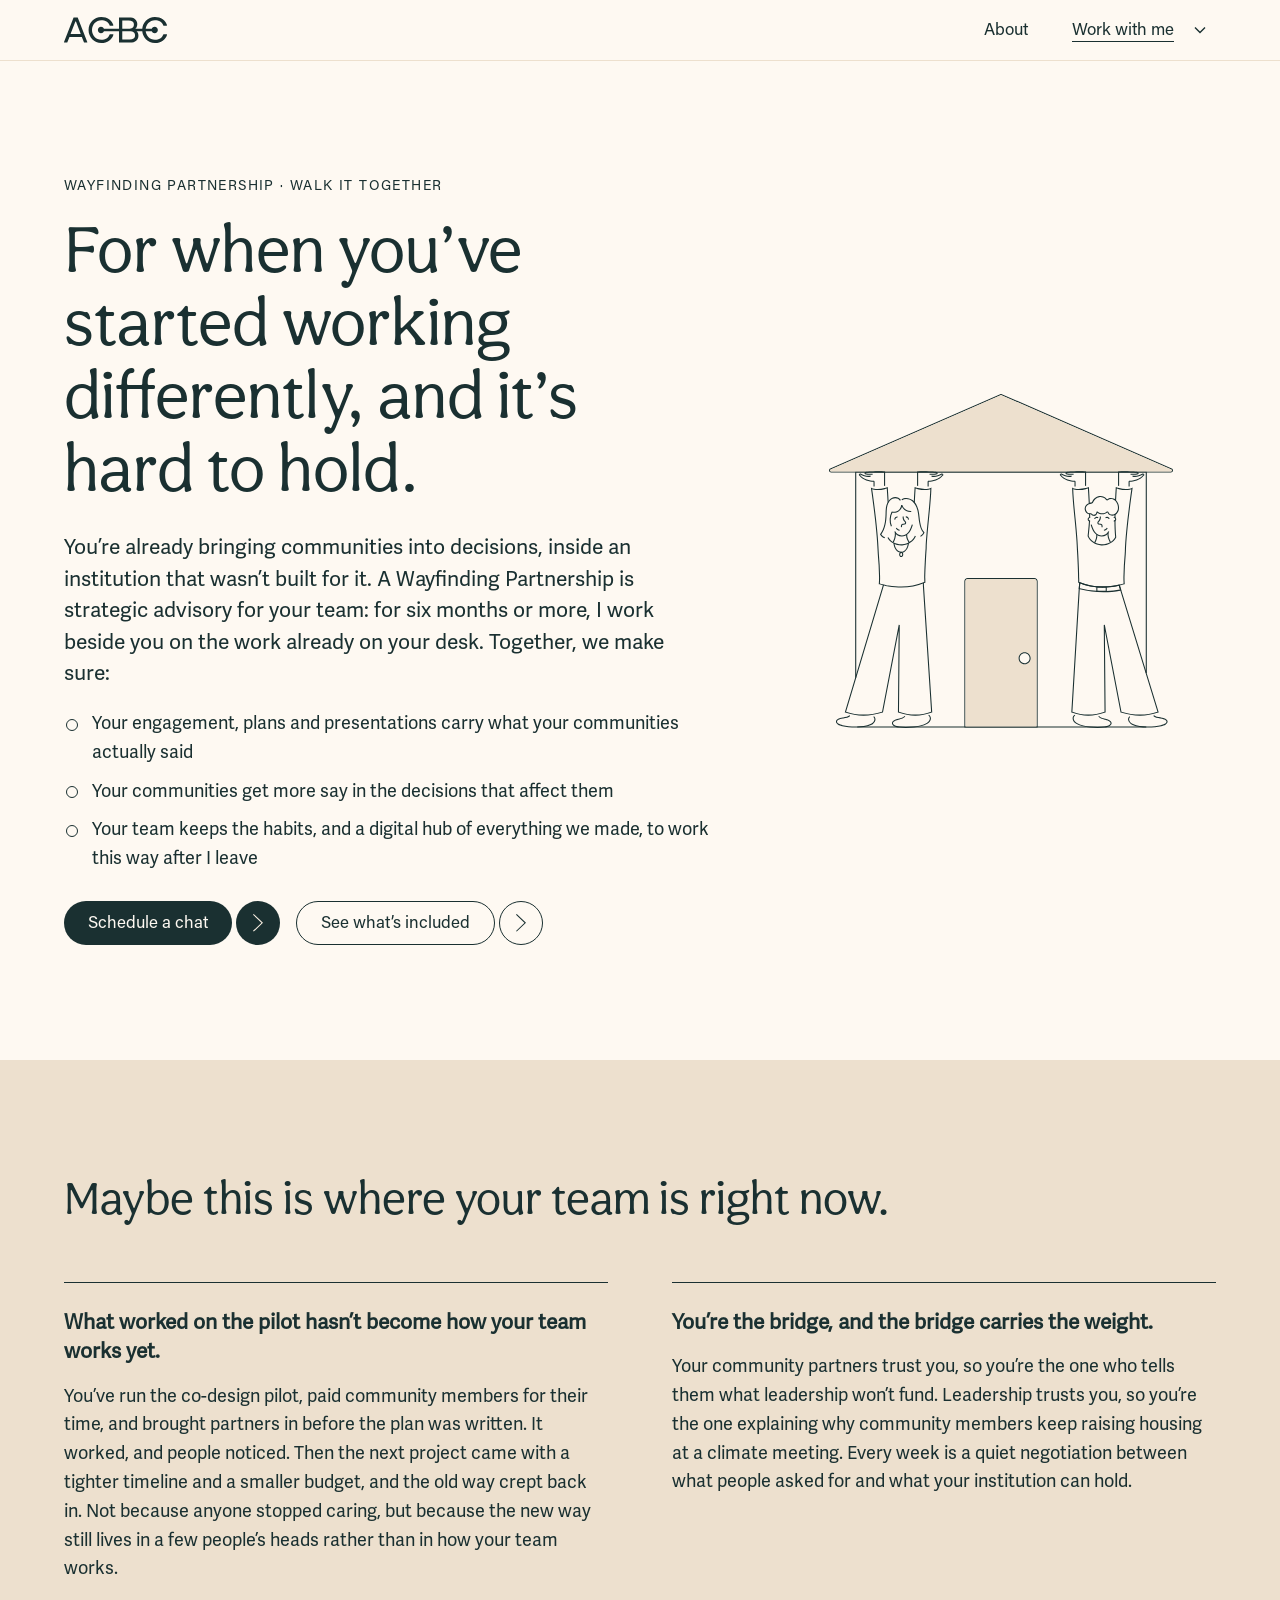
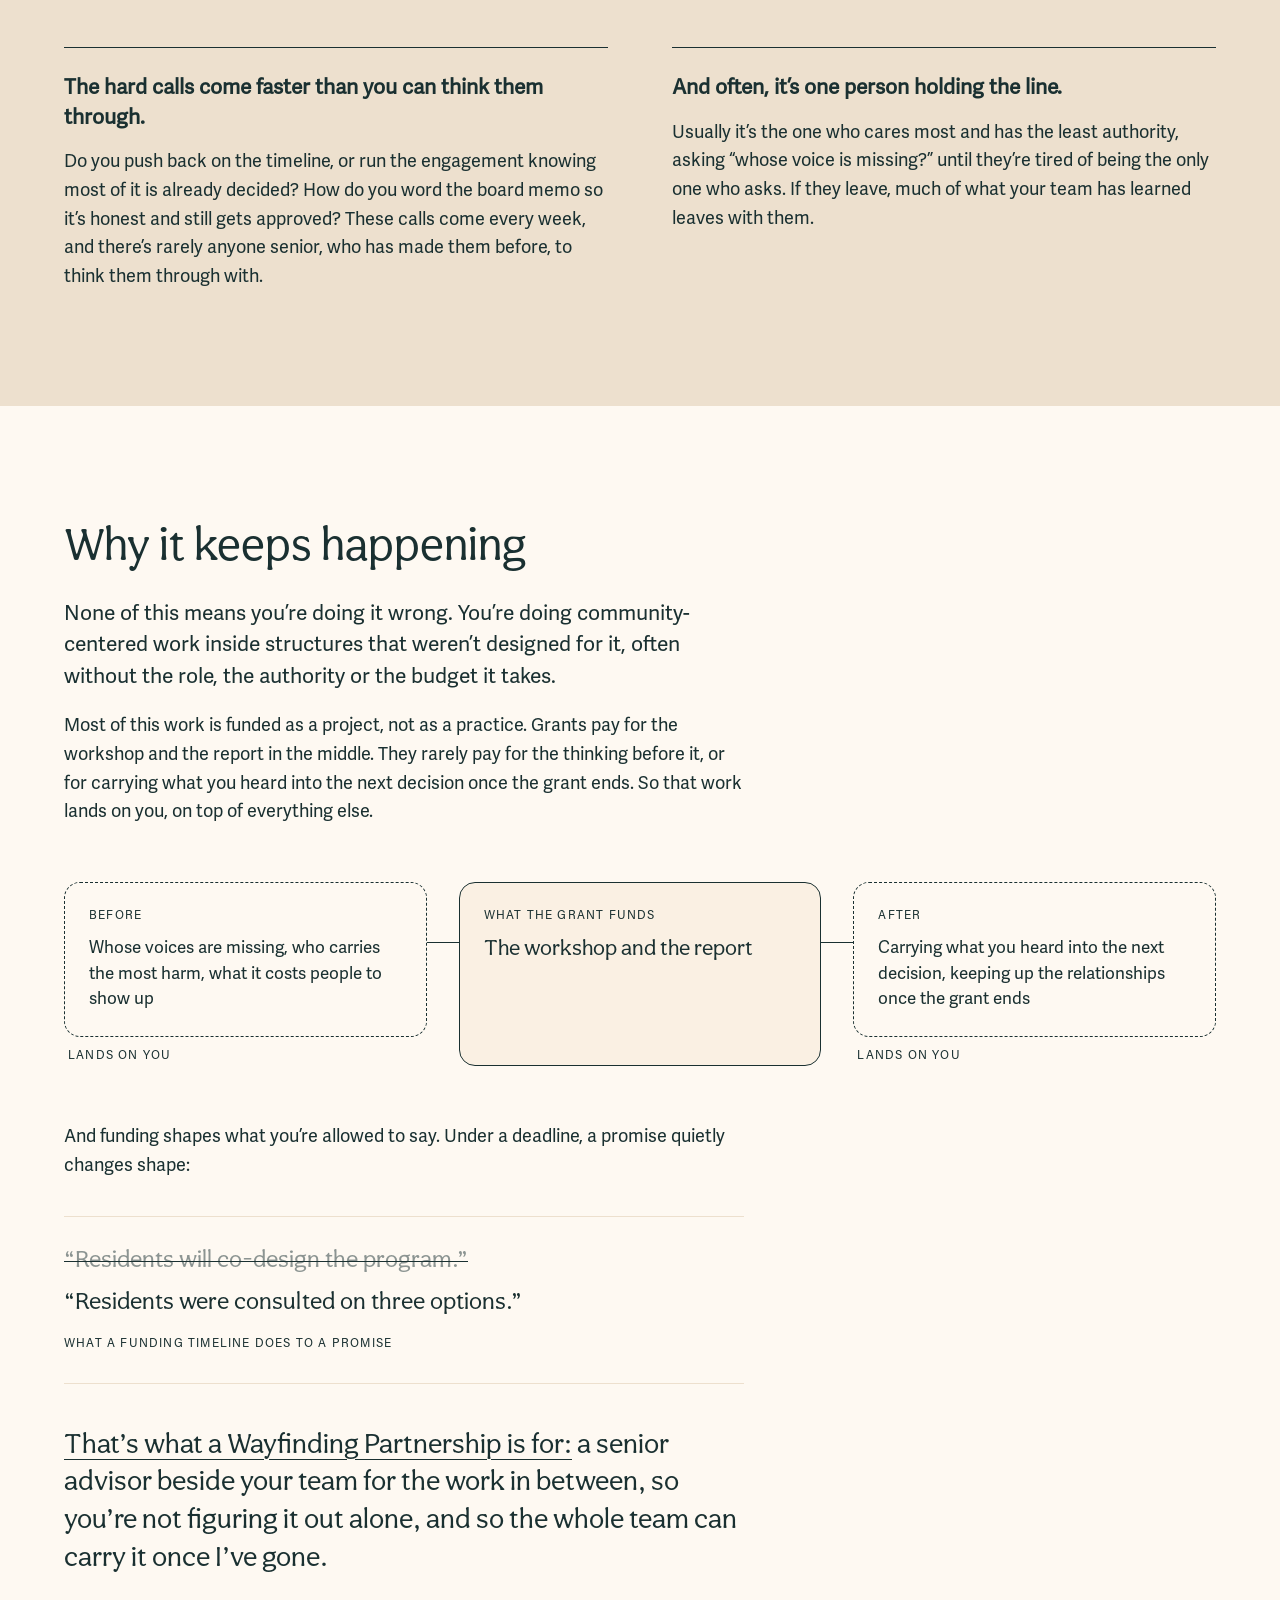
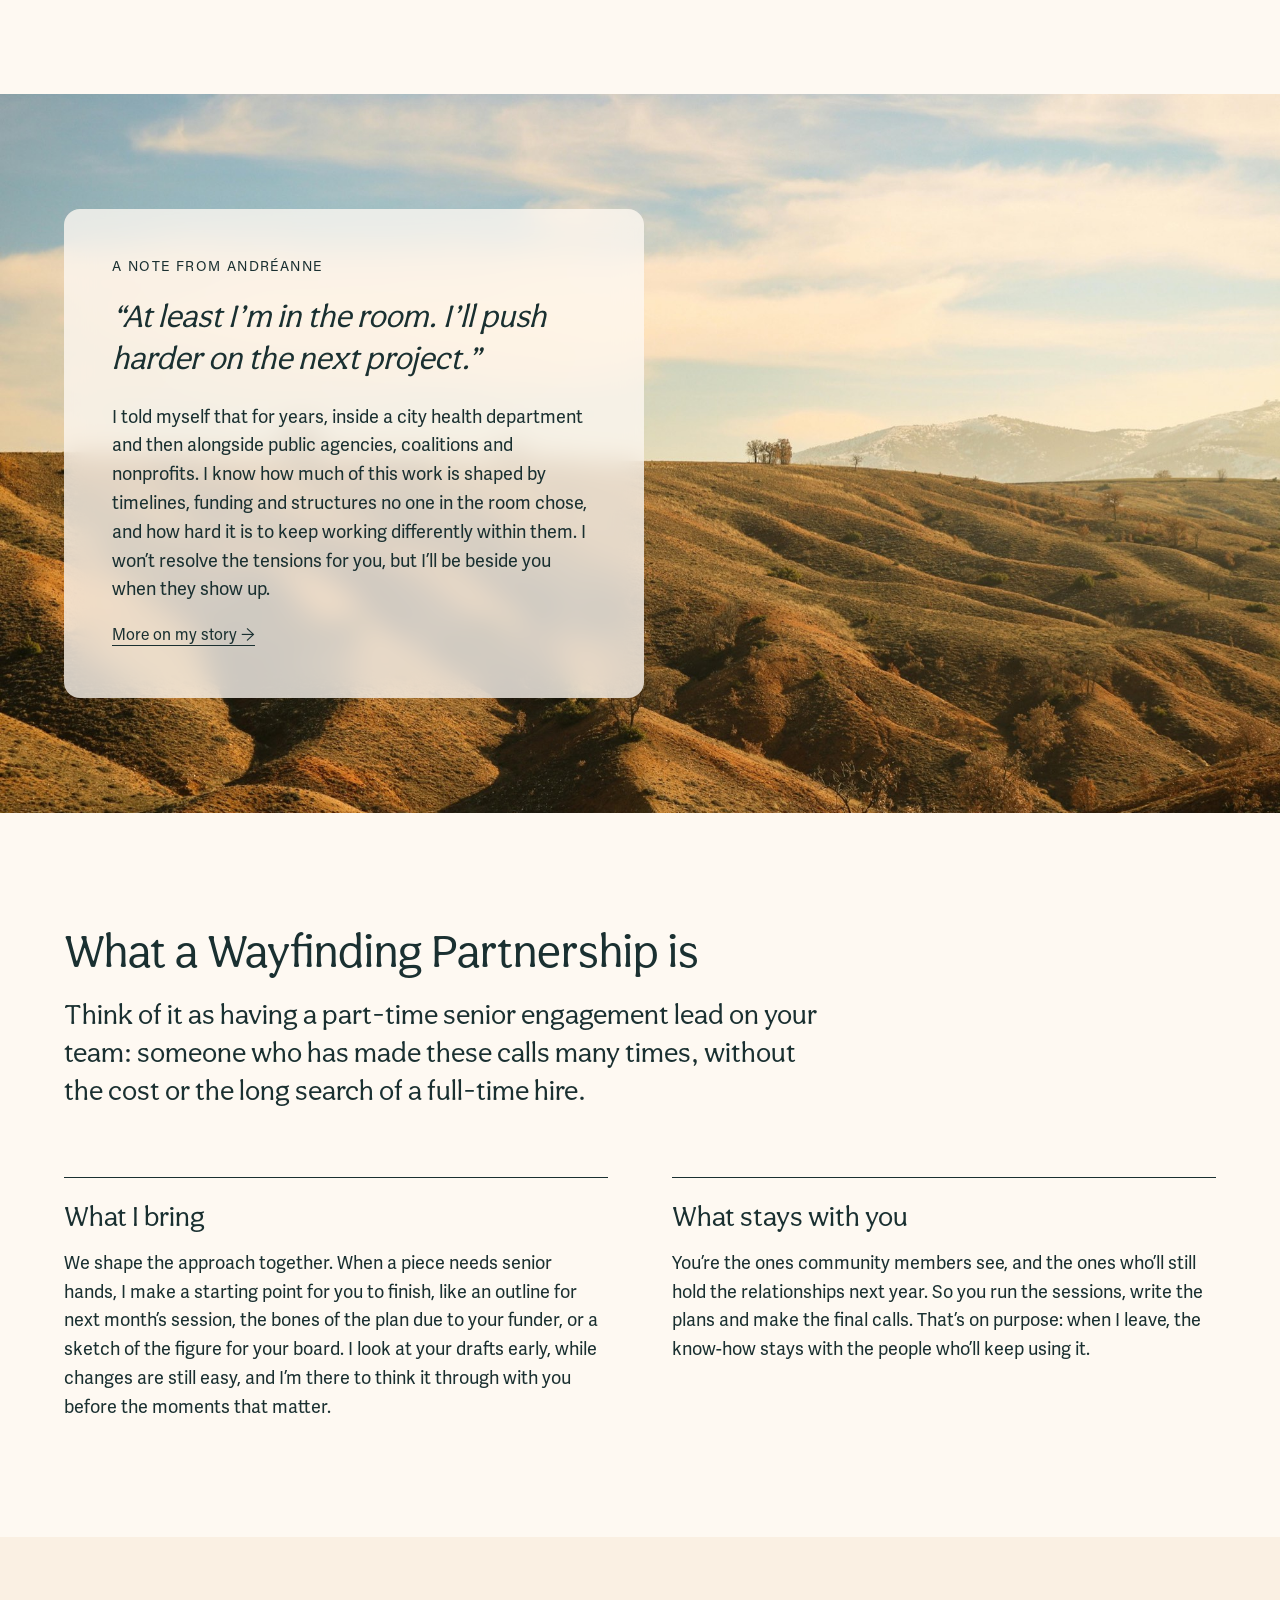
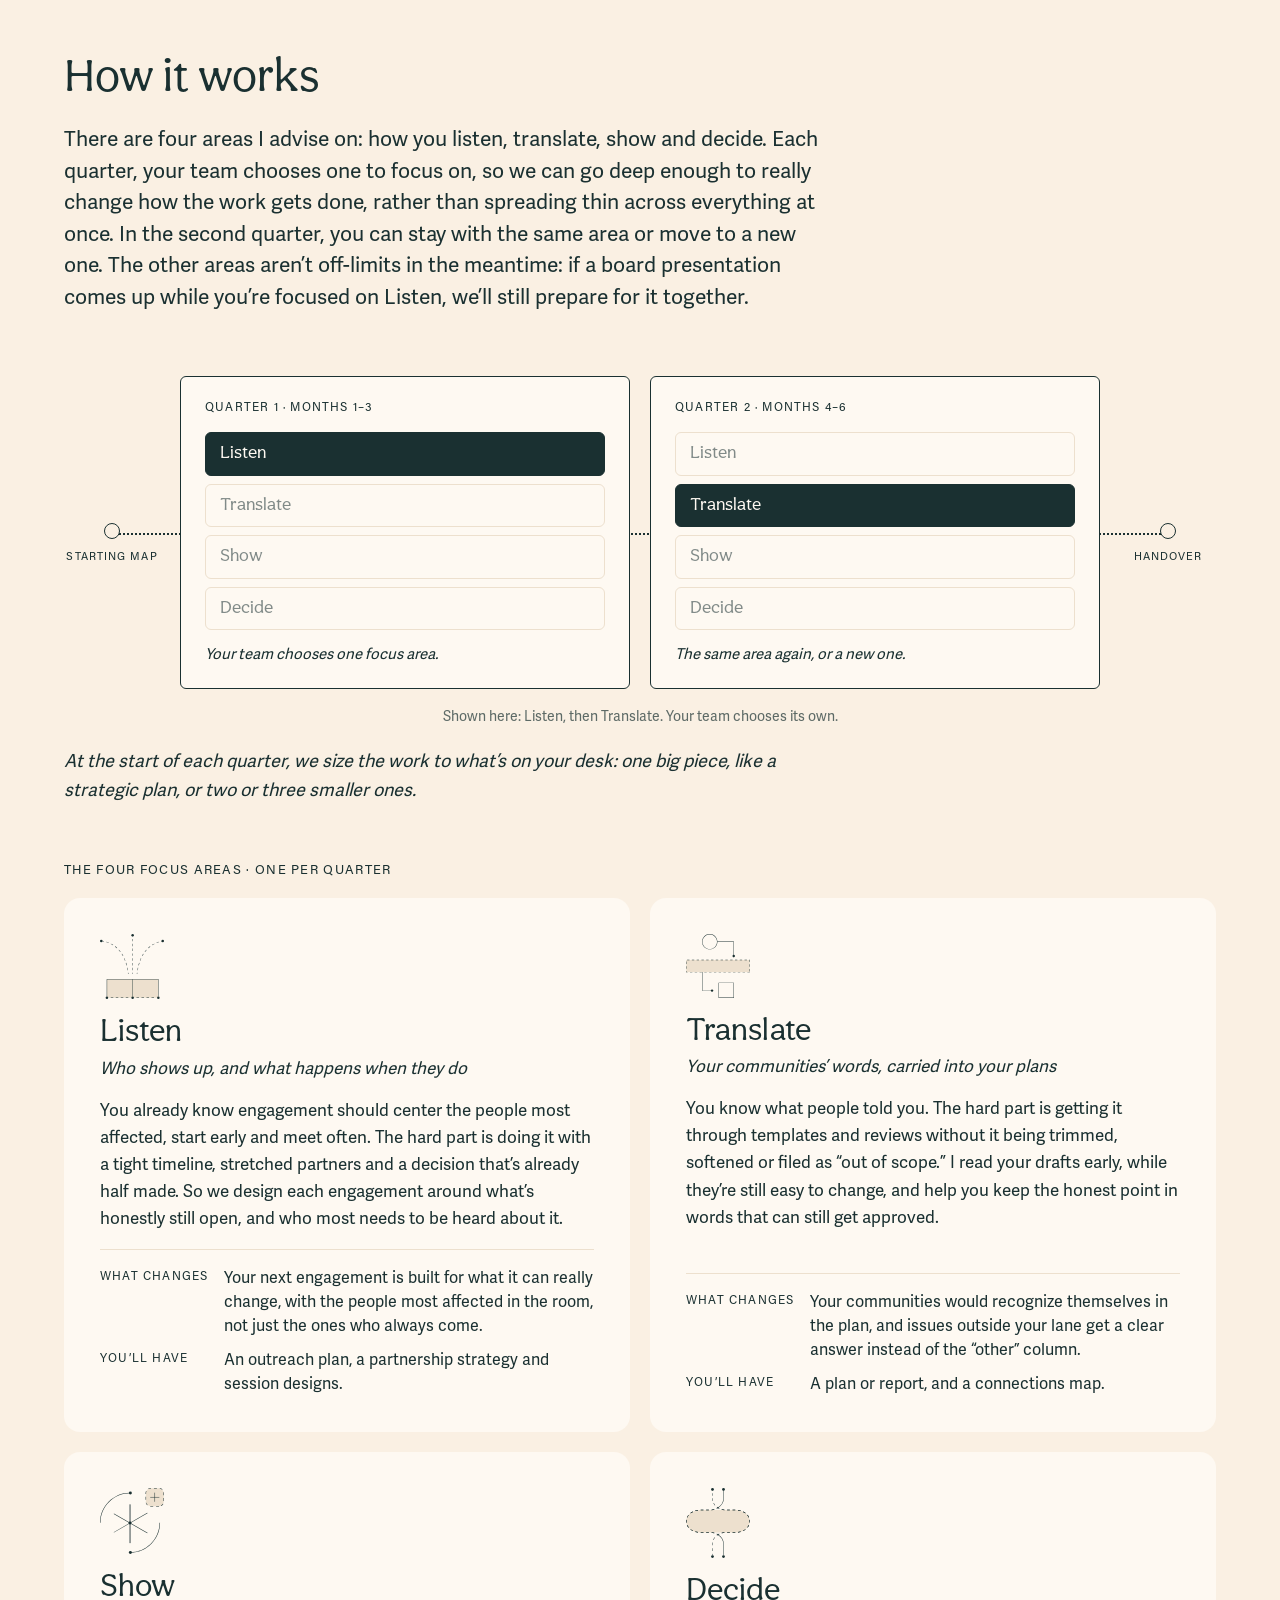
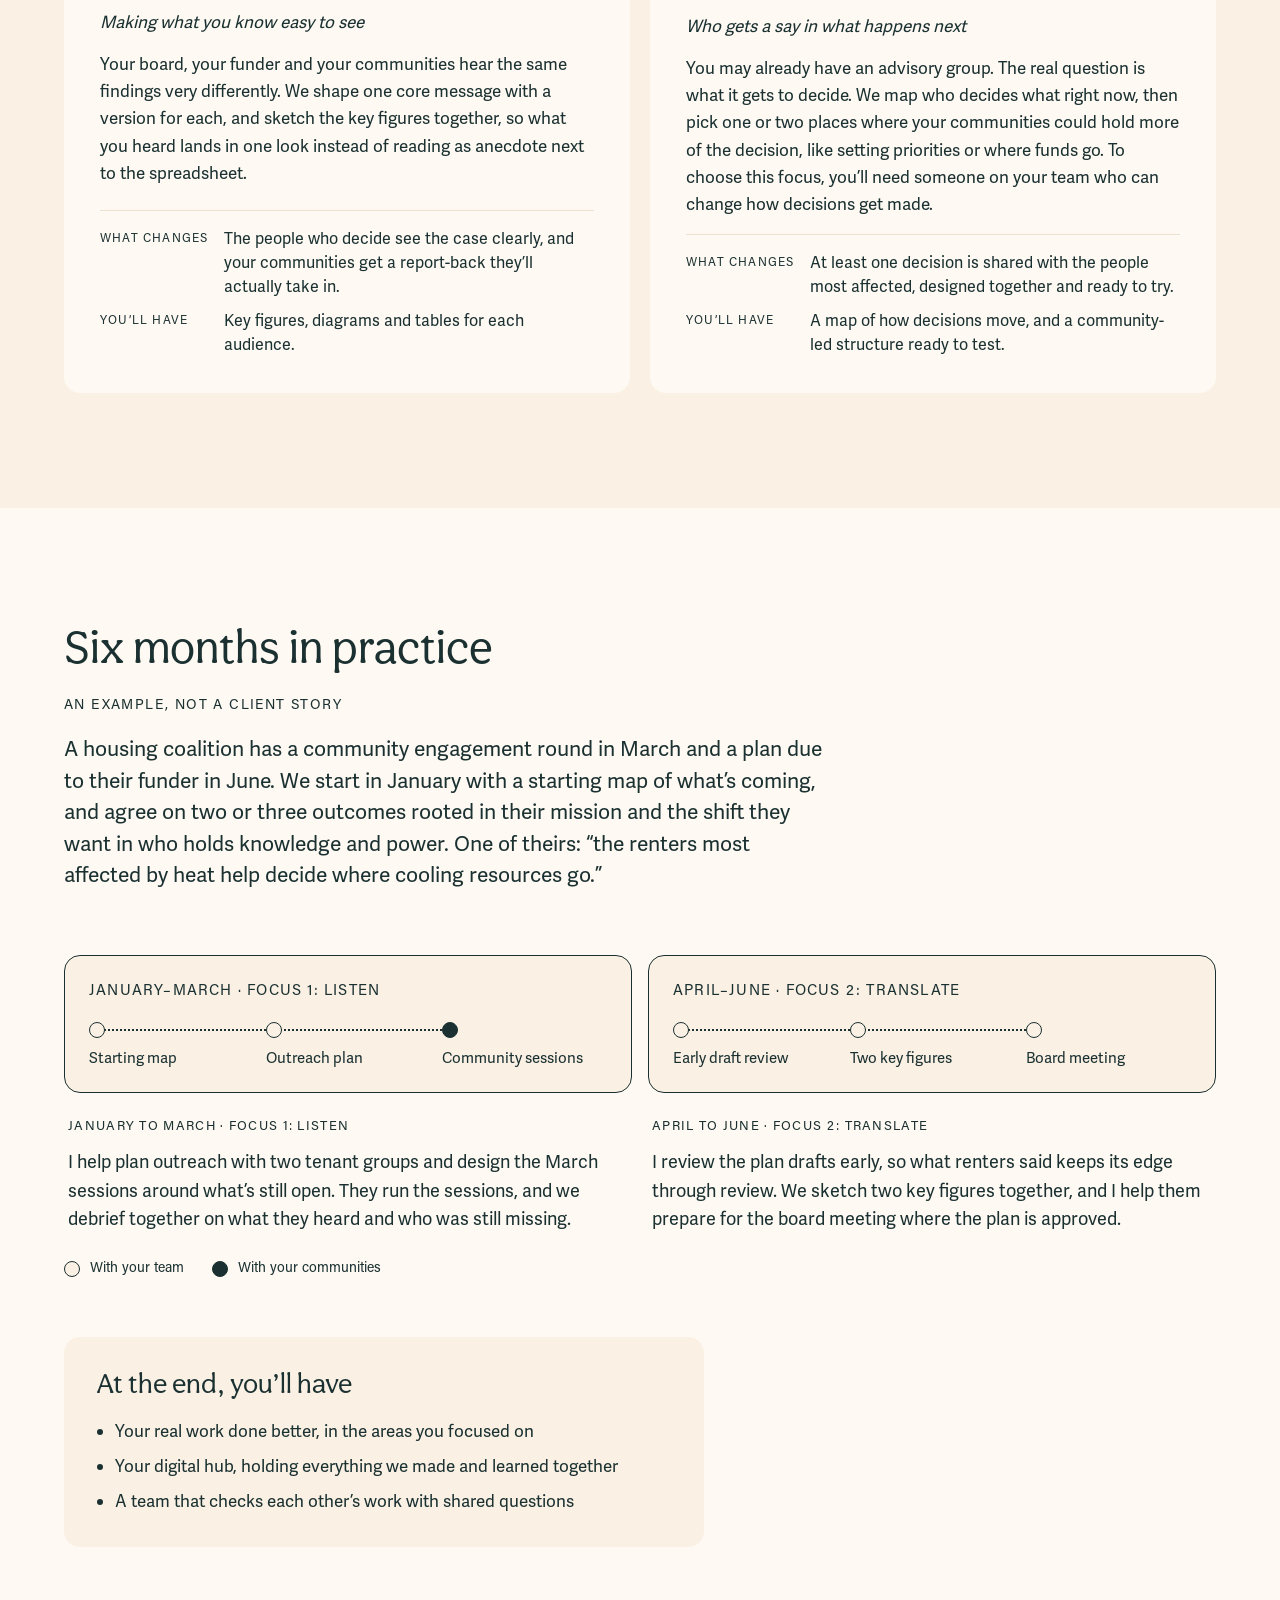
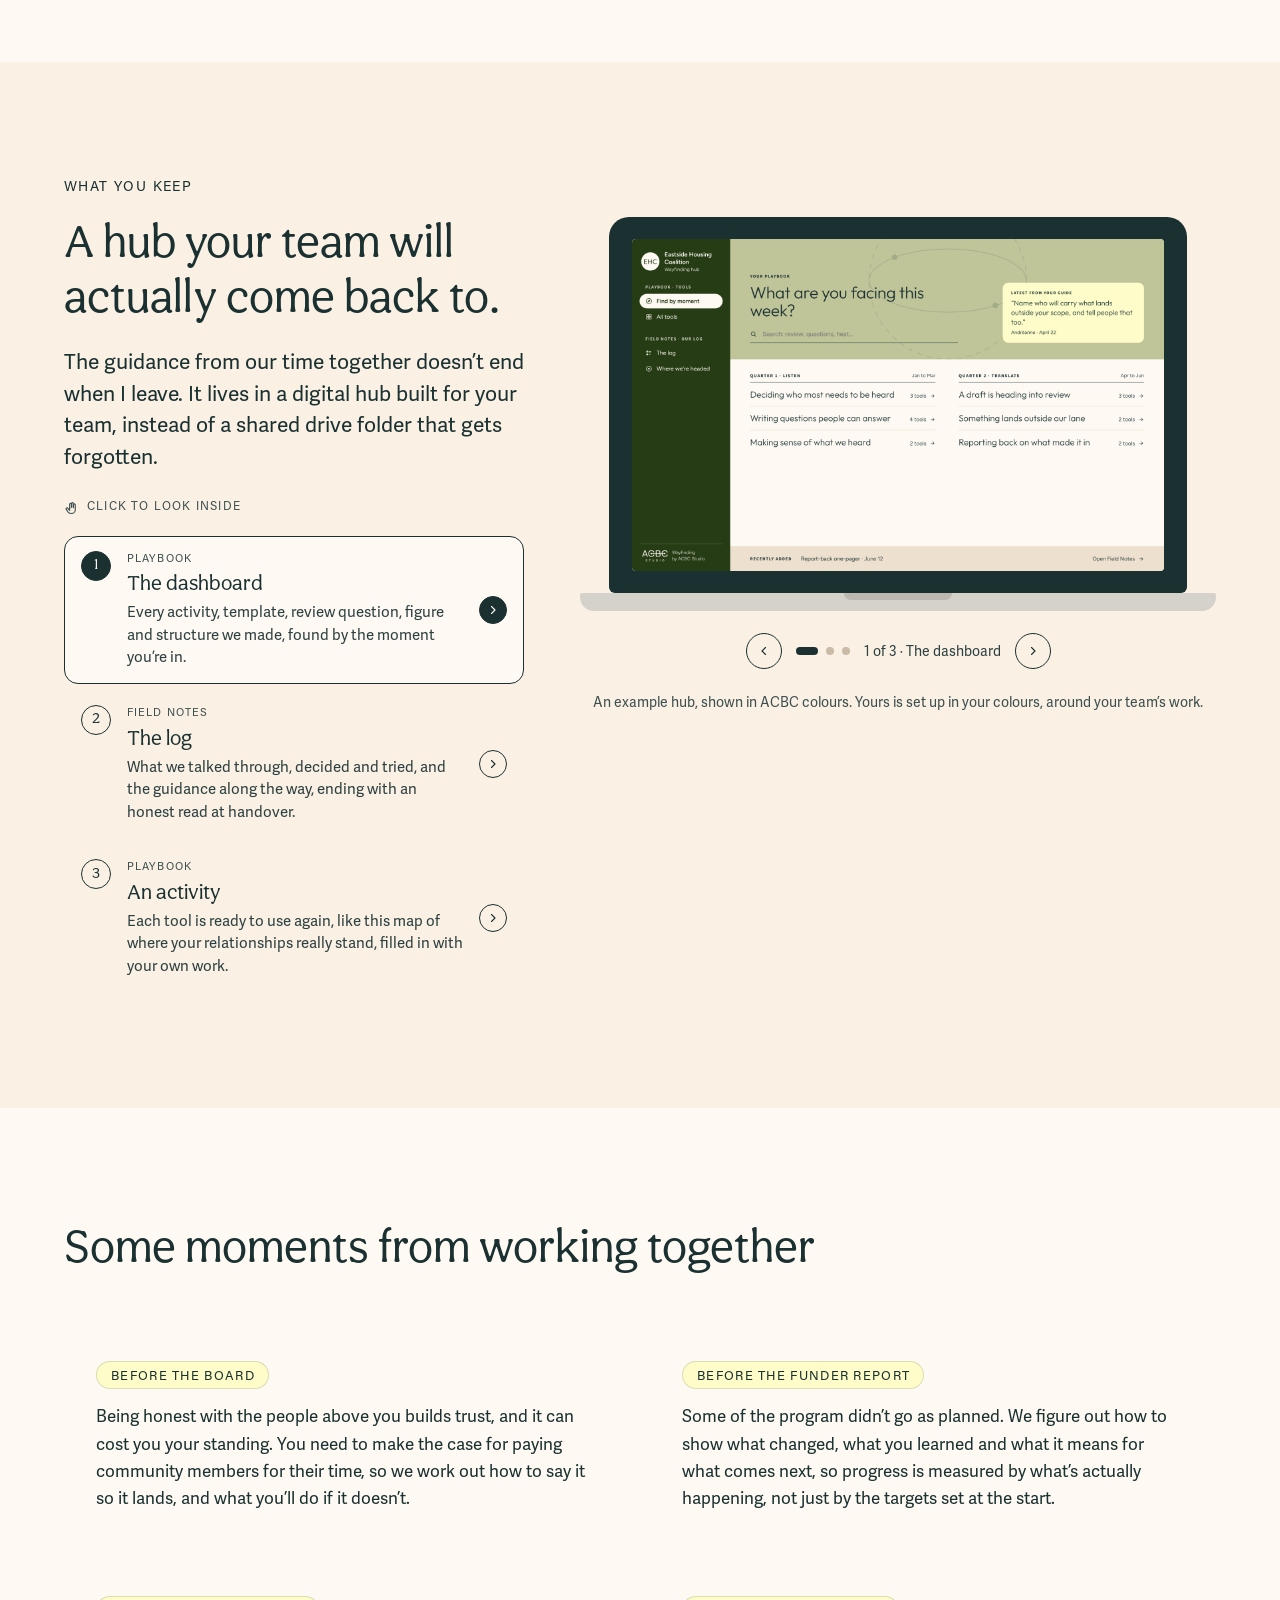
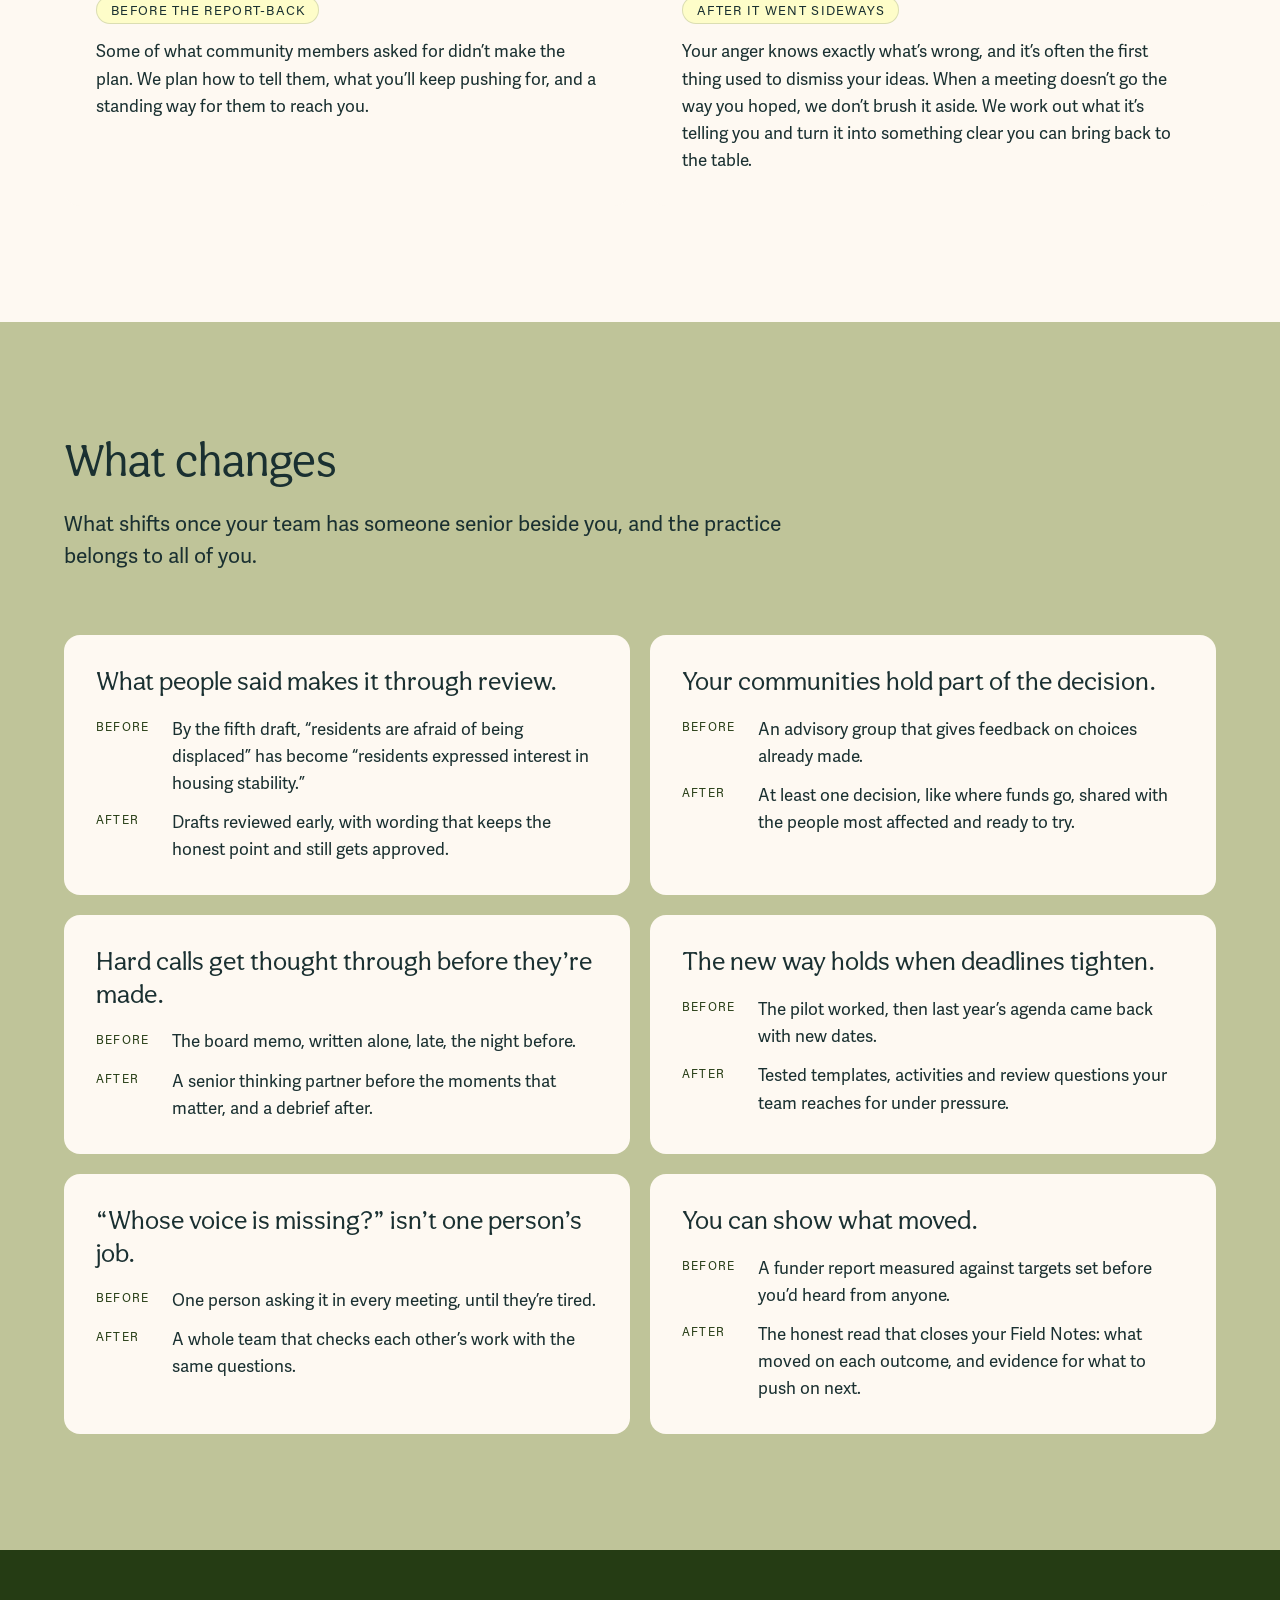
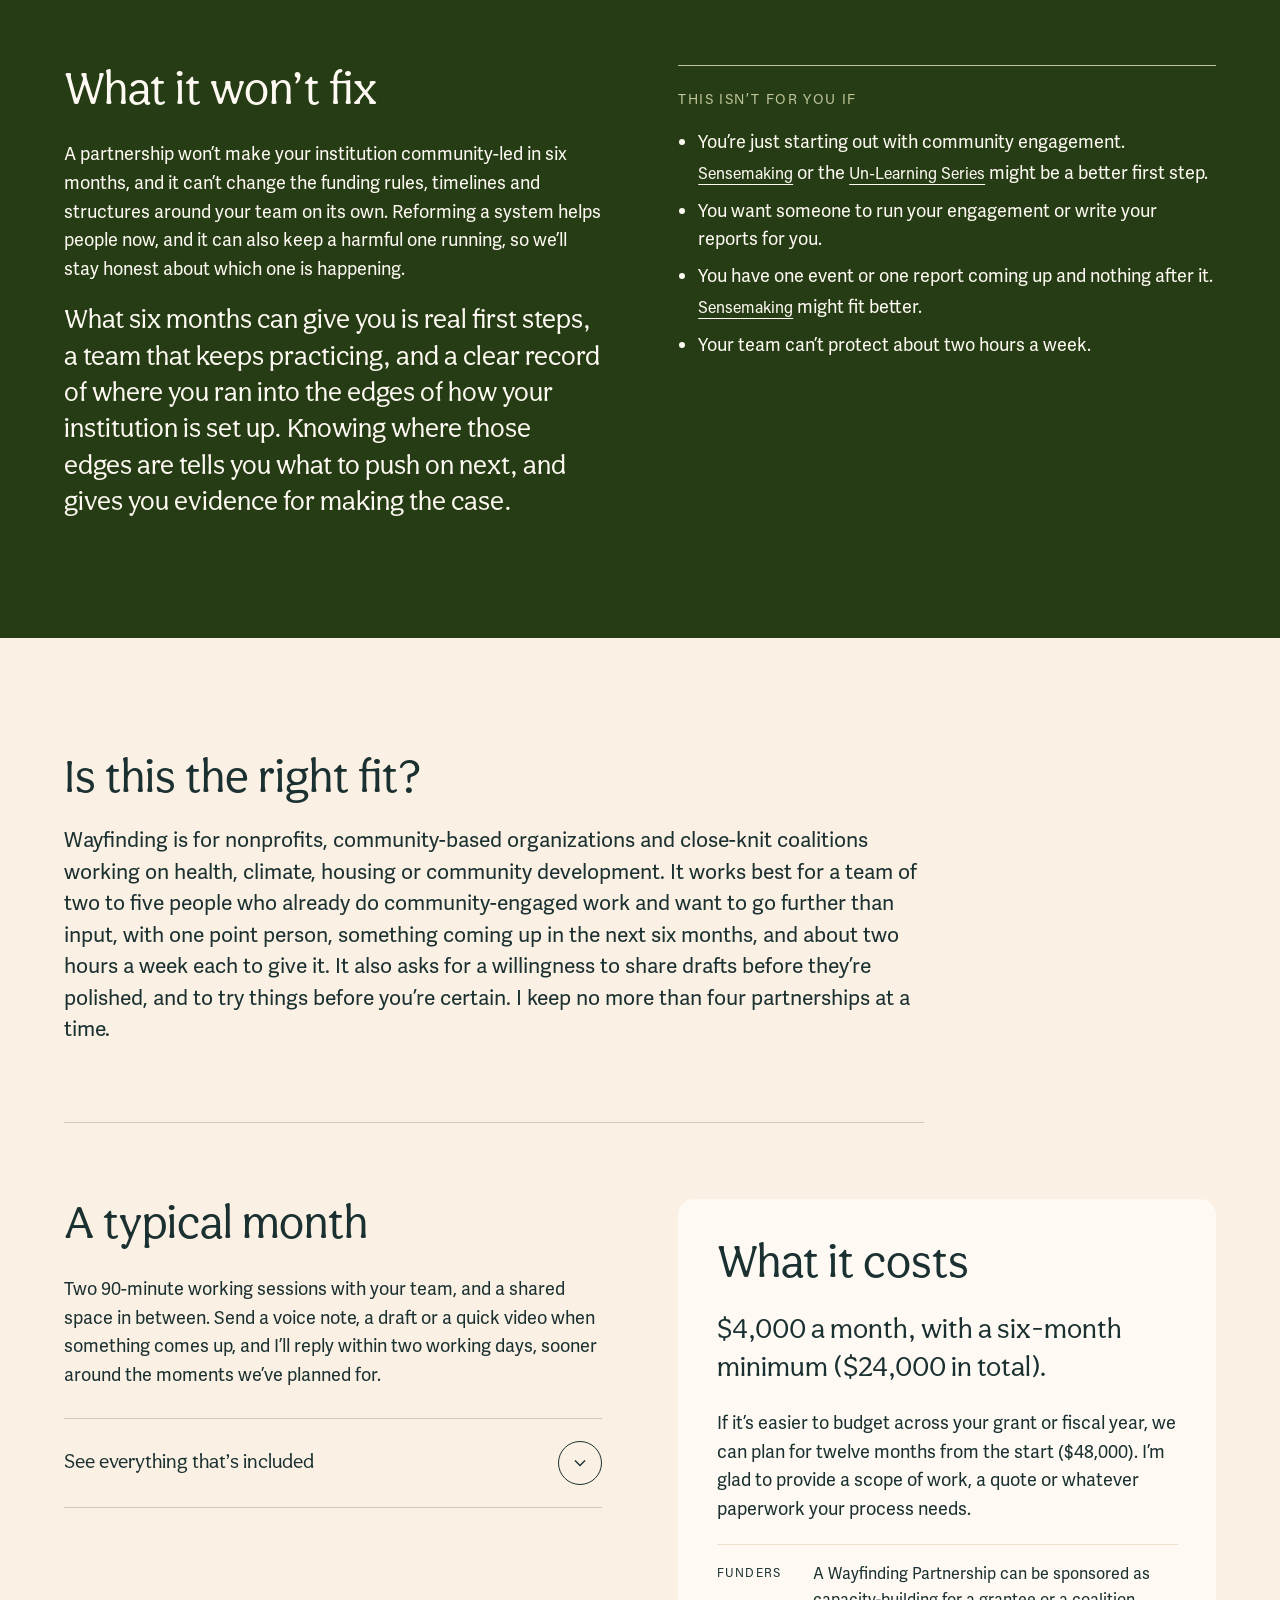
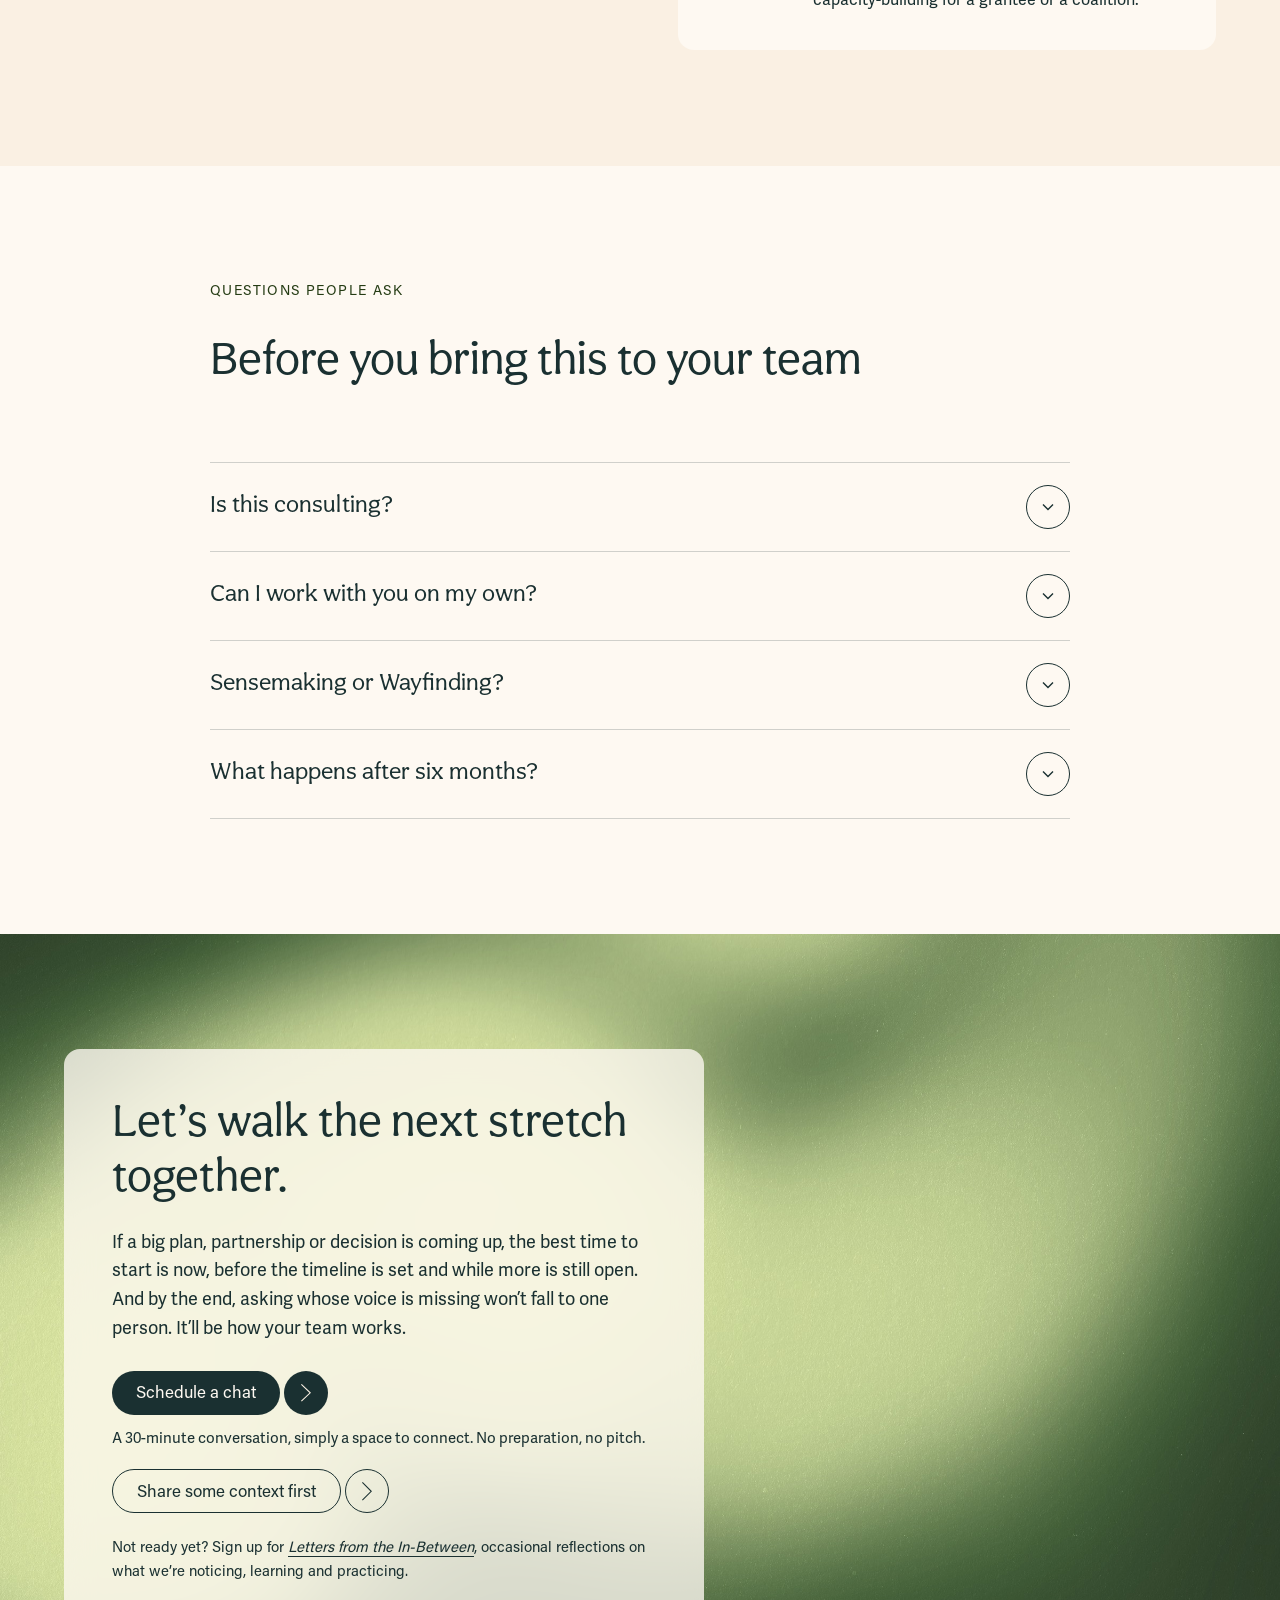
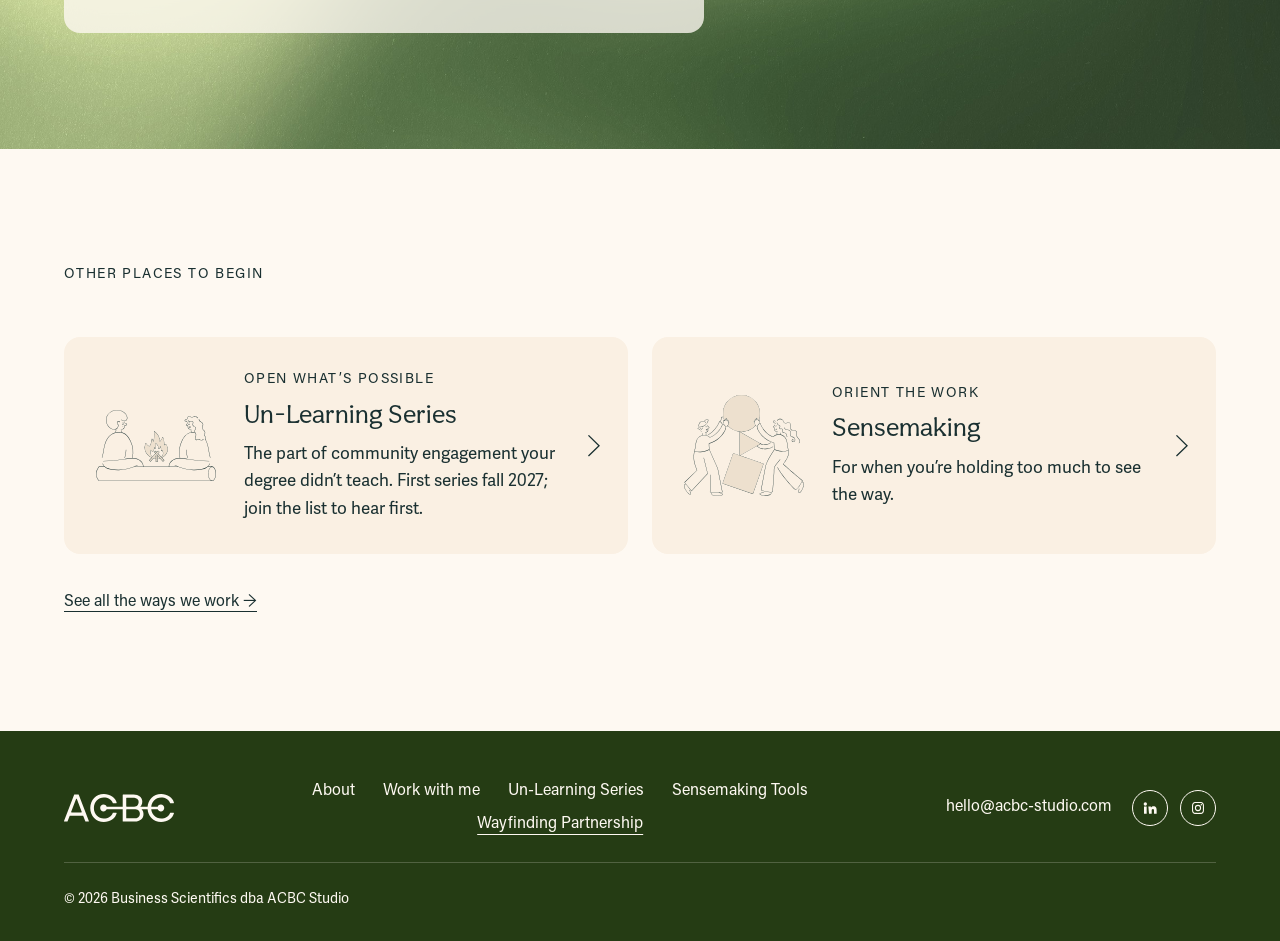
<file: wayfinding-partnership.html>
<!DOCTYPE html>
<html lang="en">
<head>
  <meta charset="utf-8">
  <meta name="robots" content="noindex, nofollow">
  <meta name="viewport" content="width=device-width, initial-scale=1">

  <title>Wayfinding Partnership | ACBC Studio</title>
  <meta name="description" content="Strategic advisory for teams already bringing communities into decisions: for six months or more, a senior advisor works beside you on the work already on your desk.">

  <meta property="og:title" content="Wayfinding Partnership | ACBC Studio">
  <meta property="og:description" content="Strategic advisory for teams already bringing communities into decisions: for six months or more, a senior advisor works beside you on the work already on your desk.">
  <meta property="og:type" content="website">
  <meta name="twitter:title" content="Wayfinding Partnership | ACBC Studio">
  <meta name="twitter:description" content="Strategic advisory for teams already bringing communities into decisions: for six months or more, a senior advisor works beside you on the work already on your desk.">

  <link rel="icon" href="assets/images/favicon.png" sizes="32x32" type="image/png">
  <link rel="icon" href="assets/images/favicon-192.png" sizes="192x192" type="image/png">
  <link rel="apple-touch-icon" href="assets/images/apple-touch-icon.png">

  <link rel="preload" href="assets/fonts/AesthetNova-Regular.otf" as="font" type="font/otf" crossorigin>
  <link rel="preload" href="assets/fonts/AdelleSans-Regular.otf" as="font" type="font/otf" crossorigin>
  <link rel="stylesheet" href="styles.css?v=33">
  <link rel="stylesheet" href="offering.css?v=13">
</head>

<body class="page-wayfinding">

  <!-- ============================= HEADER ============================= -->
  <header class="site-header">
    <div class="site-header__inner">
      <a aria-label='ACBC Studio, home' class='site-header__logo' href='/'>
        <img src="assets/images/logo.svg" alt="">
      </a>
      <button class="nav-toggle" type="button" aria-expanded="false" aria-controls="site-nav" aria-label="Menu">
        <span class="nav-toggle__bar"></span>
        <span class="nav-toggle__bar"></span>
        <span class="nav-toggle__bar"></span>
      </button>
      <nav class="site-nav" id="site-nav" aria-label="Main">
        <a href='/about'>About</a>
        <div class="site-nav__group">
          <a class='site-nav__parent is-active' href='/work-with-me'>Work with me</a>
          <button class="site-nav__chevron" type="button" aria-expanded="false" aria-controls="nav-ways" aria-label="Show the ways we work">
            <svg viewBox="0 0 12 8" aria-hidden="true"><path d="M1 1.5l5 5 5-5" fill="none" stroke="currentColor" stroke-width="1.4"/></svg>
          </button>
          <ul class="site-nav__menu" id="nav-ways" role="list">
            <li><a class='site-nav__item' href='/unlearning-series'>
              <span class="label site-nav__item-label">Open what’s possible</span>
              <span class="site-nav__item-name">Un-Learning Series</span>
              <span class="site-nav__item-line">A ten-week series for your whole team.</span>
            </a></li>
            <li><a class='site-nav__item' href='/sensemaking-tools'>
              <span class="label site-nav__item-label">Orient the work</span>
              <span class="site-nav__item-name">Sensemaking Tools</span>
              <span class="site-nav__item-line">A Compass or Map, built with your communities.</span>
            </a></li>
            <li><a class='site-nav__item' aria-current='page' href='/wayfinding-partnership'>
              <span class="label site-nav__item-label">Walk it together</span>
              <span class="site-nav__item-name">Wayfinding Partnership</span>
              <span class="site-nav__item-line">Six months or more of strategic advisory for your team.</span>
            </a></li>
          </ul>
        </div>
      </nav>
    </div>
  </header>

  <main id="top">

    <!-- ============================= 1. HERO · cotton ============================= -->
    <section class="section section--cotton op-hero">
      <div class="container op-split">
        <div class="op-split__text">
          <p class="label">Wayfinding Partnership · Walk it together</p>
          <h1 class="op-hero__title">For when you’ve started working differently, and it’s hard to hold.</h1>
          <p class="text-lg">You’re already bringing communities into decisions, inside an institution that wasn’t built for it. A Wayfinding Partnership is strategic advisory for your team: for six months or more, I work beside you on the work already on your desk. Together, we make sure:</p>
          <ul class="op-checks">
            <li>Your engagement, plans and presentations carry what your communities actually said</li>
            <li>Your communities get more say in the decisions that affect them</li>
            <li>Your team keeps the habits, and a digital hub of everything we made, to work this way after I leave</li>
          </ul>
          <div class="btn-row">
            <a class="btn btn--primary" href="https://scheduler.zoom.us/andreanne-chu/30-minute-chat" target="_blank" rel="noopener">
              <span class="btn__label">Schedule a chat</span>
              <span class="btn__arrow" aria-hidden="true"><img src="assets/images/arrow-right-light.svg" alt=""></span>
            </a>
            <a class="btn btn--secondary" href="#included">
              <span class="btn__label">See what’s included</span>
              <span class="btn__arrow" aria-hidden="true"><img src="assets/images/arrow-right-carbon.svg" alt=""></span>
            </a>
          </div>
        </div>
        <div class="op-hero__media">
          <img class="op-hero__art" src="assets/images/wayfinding/hero-roof.svg?v=2" width="644" height="624" alt="" aria-hidden="true">
        </div>
      </div>
    </section>

    <!-- ============================= 2. MAYBE · beige ============================= -->
    <section class="section section--beige">
      <div class="container">
        <h2 class="heading op-heading-gap">Maybe this is where your team is right now.</h2>
        <div class="op-pains op-pains--four">
          <article class="op-pain">
            <h3 class="op-pain__lead">What worked on the pilot hasn’t become how your team works yet.</h3>
            <p>You’ve run the co-design pilot, paid community members for their time, and brought partners in before the plan was written. It worked, and people noticed. Then the next project came with a tighter timeline and a smaller budget, and the old way crept back in. Not because anyone stopped caring, but because the new way still lives in a few people’s heads rather than in how your team works.</p>
          </article>
          <article class="op-pain">
            <h3 class="op-pain__lead">You’re the bridge, and the bridge carries the weight.</h3>
            <p>Your community partners trust you, so you’re the one who tells them what leadership won’t fund. Leadership trusts you, so you’re the one explaining why community members keep raising housing at a climate meeting. Every week is a quiet negotiation between what people asked for and what your institution can hold.</p>
          </article>
          <article class="op-pain">
            <h3 class="op-pain__lead">The hard calls come faster than you can think them through.</h3>
            <p>Do you push back on the timeline, or run the engagement knowing most of it is already decided? How do you word the board memo so it’s honest and still gets approved? These calls come every week, and there’s rarely anyone senior, who has made them before, to think them through with.</p>
          </article>
          <article class="op-pain">
            <h3 class="op-pain__lead">And often, it’s one person holding the line.</h3>
            <p>Usually it’s the one who cares most and has the least authority, asking “whose voice is missing?” until they’re tired of being the only one who asks. If they leave, much of what your team has learned leaves with them.</p>
          </article>
        </div>
      </div>
    </section>

    <!-- ============================= 3. WHY IT KEEPS HAPPENING · cotton ============================= -->
    <section class="section section--cotton">
      <div class="container">
        <div class="op-measure">
          <h2 class="heading">Why it keeps happening</h2>
          <p class="text-lg">None of this means you’re doing it wrong. You’re doing community-centered work inside structures that weren’t designed for it, often without the role, the authority or the budget it takes.</p>
          <p>Most of this work is funded as a project, not as a practice. Grants pay for the workshop and the report in the middle. They rarely pay for the thinking before it, or for carrying what you heard into the next decision once the grant ends. So that work lands on you, on top of everything else.</p>
        </div>

        <!-- the grant strip: only the middle panel is filled -->
        <figure class="op-strip" aria-label="What a grant funds, and what lands on you">
          <div class="op-strip__item">
            <div class="op-strip__panel op-strip__panel--open">
              <p class="label">Before</p>
              <p>Whose voices are missing, who carries the most harm, what it costs people to show up</p>
            </div>
            <p class="label op-strip__under">Lands on you</p>
          </div>
          <div class="op-strip__item">
            <div class="op-strip__panel op-strip__panel--funded">
              <p class="label">What the grant funds</p>
              <p>The workshop and the report</p>
            </div>
          </div>
          <div class="op-strip__item">
            <div class="op-strip__panel op-strip__panel--open">
              <p class="label">After</p>
              <p>Carrying what you heard into the next decision, keeping up the relationships once the grant ends</p>
            </div>
            <p class="label op-strip__under">Lands on you</p>
          </div>
        </figure>

        <div class="op-measure">
          <p>And funding shapes what you’re allowed to say. Under a deadline, a promise quietly changes shape:</p>

          <figure class="op-strike">
            <p class="op-strike__before"><s>“Residents will co-design the program.”</s></p>
            <p class="op-strike__after">“Residents were consulted on three options.”</p>
            <figcaption class="label op-strike__label">What a funding timeline does to a promise</figcaption>
          </figure>

          <p class="op-bridge"><strong>That’s what a Wayfinding Partnership is for:</strong> a senior advisor beside your team for the work in between, so you’re not figuring it out alone, and so the whole team can carry it once I’ve gone.</p>
        </div>
      </div>
    </section>

    <!-- ============================= 4. A NOTE FROM ANDRÉANNE · photo + blurred box ============================= -->
    <section class="op-photo">
      <img class="op-photo__image" src="assets/images/wayfinding/note-hills.jpg" alt="" loading="lazy">
      <div class="container">
        <div class="op-glass">
          <p class="label">A note from Andréanne</p>
          <p class="op-glass__line">“At least I’m in the room. I’ll push harder on the next project.”</p>
          <p>I told myself that for years, inside a city health department and then alongside public agencies, coalitions and nonprofits. I know how much of this work is shaped by timelines, funding and structures no one in the room chose, and how hard it is to keep working differently within them. I won’t resolve the tensions for you, but I’ll be beside you when they show up.</p>
          <a class="op-link" href="/about">More on my story <span aria-hidden="true">→</span></a>
        </div>
      </div>
    </section>

    <!-- ============================= 5. WHAT A WAYFINDING PARTNERSHIP IS · cotton ============================= -->
    <section class="section section--cotton">
      <div class="container">
        <div class="section-intro">
          <h2 class="heading">What a Wayfinding Partnership is</h2>
          <p class="op-lead">Think of it as having a part-time senior engagement lead on your team: someone who has made these calls many times, without the cost or the long search of a full-time hire.</p>
        </div>
        <div class="op-principles">
          <div class="op-principle">
            <h3 class="op-principle__title">What I bring</h3>
            <p>We shape the approach together. When a piece needs senior hands, I make a starting point for you to finish, like an outline for next month’s session, the bones of the plan due to your funder, or a sketch of the figure for your board. I look at your drafts early, while changes are still easy, and I’m there to think it through with you before the moments that matter.</p>
          </div>
          <div class="op-principle">
            <h3 class="op-principle__title">What stays with you</h3>
            <p>You’re the ones community members see, and the ones who’ll still hold the relationships next year. So you run the sessions, write the plans and make the final calls. That’s on purpose: when I leave, the know-how stays with the people who’ll keep using it.</p>
          </div>
        </div>
      </div>
    </section>

    <!-- ============================= 6. HOW IT WORKS · stone ============================= -->
    <section class="section section--stone" id="how-it-works">
      <div class="container">
        <div class="section-intro">
          <h2 class="heading">How it works</h2>
          <p class="text-lg">There are four areas I advise on: how you listen, translate, show and decide. Each quarter, your team chooses one to focus on, so we can go deep enough to really change how the work gets done, rather than spreading thin across everything at once. In the second quarter, you can stay with the same area or move to a new one. The other areas aren’t off-limits in the meantime: if a board presentation comes up while you’re focused on Listen, we’ll still prepare for it together.</p>
        </div>

        <!-- main figure (F1): two quarter cards, each listing the four areas with the chosen one as a filled bar.
             Never a filled dot for the chosen area: filled dots mean "with your communities". -->
        <figure class="op-quarters" aria-label="Two quarters, from a starting map to a handover. Each quarter, your team chooses one of the four focus areas.">
          <div class="op-quarters__track">
            <div class="op-quarters__end"><span class="op-dot" aria-hidden="true"></span><span class="label">Starting map</span></div>
            <div class="op-qcard">
              <p class="label op-qcard__label">Quarter 1 · Months 1–3</p>
              <ul class="op-qcard__areas" role="list">
                <li class="is-chosen">Listen<span class="visually-hidden"> (chosen)</span></li>
                <li>Translate</li>
                <li>Show</li>
                <li>Decide</li>
              </ul>
              <p class="op-qcard__foot">Your team chooses one focus area.</p>
            </div>
            <div class="op-qcard">
              <p class="label op-qcard__label">Quarter 2 · Months 4–6</p>
              <ul class="op-qcard__areas" role="list">
                <li>Listen</li>
                <li class="is-chosen">Translate<span class="visually-hidden"> (chosen)</span></li>
                <li>Show</li>
                <li>Decide</li>
              </ul>
              <p class="op-qcard__foot">The same area again, or a new one.</p>
            </div>
            <div class="op-quarters__end"><span class="op-dot" aria-hidden="true"></span><span class="label">Handover</span></div>
          </div>
          <figcaption class="op-quarters__caption">Shown here: Listen, then Translate. Your team chooses its own.</figcaption>
        </figure>

        <p class="op-sizing">At the start of each quarter, we size the work to what’s on your desk: one big piece, like a strategic plan, or two or three smaller ones.</p>

        <p class="label op-areas__label">The four focus areas · One per quarter</p>
        <div class="op-areas">
          <article class="op-area">
            <img class="op-area__icon" src="assets/images/wayfinding/area-listen.svg" alt="" aria-hidden="true" loading="lazy">
            <div class="op-area__name">
              <h3 class="op-area__title">Listen</h3>
              <p>Who shows up, and what happens when they do</p>
            </div>
            <p>You already know engagement should center the people most affected, start early and meet often. The hard part is doing it with a tight timeline, stretched partners and a decision that’s already half made. So we design each engagement around what’s honestly still open, and who most needs to be heard about it.</p>
            <div class="op-area__lines">
              <p class="op-area__line"><span class="label">What changes</span> Your next engagement is built for what it can really change, with the people most affected in the room, not just the ones who always come.</p>
              <p class="op-area__line"><span class="label">You’ll have</span> An outreach plan, a partnership strategy and session designs.</p>
            </div>
          </article>
          <article class="op-area">
            <img class="op-area__icon" src="assets/images/wayfinding/area-translate.svg" alt="" aria-hidden="true" loading="lazy">
            <div class="op-area__name">
              <h3 class="op-area__title">Translate</h3>
              <p>Your communities’ words, carried into your plans</p>
            </div>
            <p>You know what people told you. The hard part is getting it through templates and reviews without it being trimmed, softened or filed as “out of scope.” I read your drafts early, while they’re still easy to change, and help you keep the honest point in words that can still get approved.</p>
            <div class="op-area__lines">
              <p class="op-area__line"><span class="label">What changes</span> Your communities would recognize themselves in the plan, and issues outside your lane get a clear answer instead of the “other” column.</p>
              <p class="op-area__line"><span class="label">You’ll have</span> A plan or report, and a connections map.</p>
            </div>
          </article>
          <article class="op-area">
            <img class="op-area__icon" src="assets/images/wayfinding/area-show.svg" alt="" aria-hidden="true" loading="lazy">
            <div class="op-area__name">
              <h3 class="op-area__title">Show</h3>
              <p>Making what you know easy to see</p>
            </div>
            <p>Your board, your funder and your communities hear the same findings very differently. We shape one core message with a version for each, and sketch the key figures together, so what you heard lands in one look instead of reading as anecdote next to the spreadsheet.</p>
            <div class="op-area__lines">
              <p class="op-area__line"><span class="label">What changes</span> The people who decide see the case clearly, and your communities get a report-back they’ll actually take in.</p>
              <p class="op-area__line"><span class="label">You’ll have</span> Key figures, diagrams and tables for each audience.</p>
            </div>
          </article>
          <article class="op-area">
            <img class="op-area__icon" src="assets/images/wayfinding/area-decide.svg" alt="" aria-hidden="true" loading="lazy">
            <div class="op-area__name">
              <h3 class="op-area__title">Decide</h3>
              <p>Who gets a say in what happens next</p>
            </div>
            <p>You may already have an advisory group. The real question is what it gets to decide. We map who decides what right now, then pick one or two places where your communities could hold more of the decision, like setting priorities or where funds go. To choose this focus, you’ll need someone on your team who can change how decisions get made.</p>
            <div class="op-area__lines">
              <p class="op-area__line"><span class="label">What changes</span> At least one decision is shared with the people most affected, designed together and ready to try.</p>
              <p class="op-area__line"><span class="label">You’ll have</span> A map of how decisions move, and a community-led structure ready to test.</p>
            </div>
          </article>
        </div>
      </div>
    </section>

    <!-- ============================= 7. SIX MONTHS IN PRACTICE · cotton ============================= -->
    <section class="section section--cotton">
      <div class="container">
        <div class="section-intro">
          <h2 class="heading">Six months in practice</h2>
          <p class="label">An example, not a client story</p>
          <p class="text-lg">A housing coalition has a community engagement round in March and a plan due to their funder in June. We start in January with a starting map of what’s coming, and agree on two or three outcomes rooted in their mission and the shift they want in who holds knowledge and power. One of theirs: “the renters most affected by heat help decide where cooling resources go.”</p>
        </div>

        <!-- the "How it works" figure, filled in; each phase's text sits under its block -->
        <figure class="op-plan op-plan--filled" aria-label="January to March, focus 1: Listen. April to June, focus 2: Translate.">
          <div class="op-plan__track">
            <div class="op-plan__block">
              <p class="op-plan__phase">January–March · Focus 1: Listen</p>
              <ol class="op-plan__points" role="list">
                <li><span class="op-dot" aria-hidden="true"></span>Starting map</li>
                <li><span class="op-dot" aria-hidden="true"></span>Outreach plan</li>
                <li><span class="op-dot op-dot--filled" aria-hidden="true"></span>Community sessions</li>
              </ol>
            </div>
            <div class="op-plan__block">
              <p class="op-plan__phase">April–June · Focus 2: Translate</p>
              <ol class="op-plan__points" role="list">
                <li><span class="op-dot" aria-hidden="true"></span>Early draft review</li>
                <li><span class="op-dot" aria-hidden="true"></span>Two key figures</li>
                <li><span class="op-dot" aria-hidden="true"></span>Board meeting</li>
              </ol>
            </div>
          </div>
          <div class="op-plan__texts">
            <div class="op-plan__text">
              <h3 class="label">January to March · Focus 1: Listen</h3>
              <p>I help plan outreach with two tenant groups and design the March sessions around what’s still open. They run the sessions, and we debrief together on what they heard and who was still missing.</p>
            </div>
            <div class="op-plan__text">
              <h3 class="label">April to June · Focus 2: Translate</h3>
              <p>I review the plan drafts early, so what renters said keeps its edge through review. We sketch two key figures together, and I help them prepare for the board meeting where the plan is approved.</p>
            </div>
          </div>
          <p class="op-legend op-plan__legend">
            <span><span class="op-dot" aria-hidden="true"></span> With your team</span>
            <span><span class="op-dot op-dot--filled" aria-hidden="true"></span> With your communities</span>
          </p>
        </figure>

        <div class="op-card-stone op-plan__end">
          <h3 class="op-principle__title">At the end, you’ll have</h3>
          <ul>
            <li>Your real work done better, in the areas you focused on</li>
            <li>Your digital hub, holding everything we made and learned together</li>
            <li>A team that checks each other’s work with shared questions</li>
          </ul>
        </div>
      </div>
    </section>

    <!-- ============================= 7b. WHAT YOU KEEP · stone ============================= -->
    <!-- The hub on a laptop: three views, sample content from the housing-coalition example. -->
    <section class="section section--stone op-hub-section" id="what-you-keep" aria-labelledby="hub-title">
      <div class="container op-hub">
        <div class="op-hub__head">
          <p class="label">What you keep</p>
          <h2 class="heading" id="hub-title">A hub your team will actually come back to.</h2>
          <p class="text-lg">The guidance from our time together doesn’t end when I leave. It lives in a digital hub built for your team, instead of a shared drive folder that gets forgotten.</p>
        </div>
        <div class="op-hub__rows">
          <p class="label op-hub__hint" aria-hidden="true"><svg viewBox="0 0 24 24"><path d="M9 11V5a1.5 1.5 0 0 1 3 0v5"/><path d="M12 10V4a1.5 1.5 0 0 1 3 0v6"/><path d="M15 10.5V6a1.5 1.5 0 0 1 3 0v8a6 6 0 0 1-6 6h-1a6 6 0 0 1-5-2.7L3.5 13a1.5 1.5 0 0 1 2.5-1.6L9 15V11"/></svg> Click to look inside</p>
          <div class="op-hub__tabs" role="tablist" aria-label="Views of the hub">
            <button class="op-hub__tab" role="tab" type="button" id="hub-tab-1" aria-controls="hub-screen" aria-selected="true" tabindex="0" data-hub="0">
              <span class="op-hub__num">1</span>
              <span class="op-hub__text"><span class="label op-hub__kicker">Playbook</span><span class="op-hub__title">The dashboard</span><span class="op-hub__body">Every activity, template, review question, figure and structure we made, found by the moment you’re in.</span></span>
              <span class="op-hub__chev" aria-hidden="true"><svg viewBox="0 0 24 24" aria-hidden="true"><path d="M9 5l7 7-7 7"/></svg></span>
            </button>
            <button class="op-hub__tab" role="tab" type="button" id="hub-tab-2" aria-controls="hub-screen" aria-selected="false" tabindex="-1" data-hub="1">
              <span class="op-hub__num">2</span>
              <span class="op-hub__text"><span class="label op-hub__kicker">Field Notes</span><span class="op-hub__title">The log</span><span class="op-hub__body">What we talked through, decided and tried, and the guidance along the way, ending with an honest read at handover.</span></span>
              <span class="op-hub__chev" aria-hidden="true"><svg viewBox="0 0 24 24" aria-hidden="true"><path d="M9 5l7 7-7 7"/></svg></span>
            </button>
            <button class="op-hub__tab" role="tab" type="button" id="hub-tab-3" aria-controls="hub-screen" aria-selected="false" tabindex="-1" data-hub="2">
              <span class="op-hub__num">3</span>
              <span class="op-hub__text"><span class="label op-hub__kicker">Playbook</span><span class="op-hub__title">An activity</span><span class="op-hub__body">Each tool is ready to use again, like this map of where your relationships really stand, filled in with your own work.</span></span>
              <span class="op-hub__chev" aria-hidden="true"><svg viewBox="0 0 24 24" aria-hidden="true"><path d="M9 5l7 7-7 7"/></svg></span>
            </button>
          </div>
        </div>
        <div class="op-hub__stage">
          <div class="op-laptop">
            <div class="op-laptop__body">
              <div class="op-laptop__screen" id="hub-screen" role="tabpanel" aria-labelledby="hub-tab-1">
                <img src="assets/images/wayfinding/hub/screen-1-dashboard.png" width="1600" height="1000" loading="lazy"
                     alt="Example hub dashboard: “What are you facing this week?”, with moments grouped under Listen and Translate, and the latest note from the guide." data-hub-img>
              </div>
            </div>
            <div class="op-laptop__base"><span></span></div>
          </div>
          <div class="op-hub__controls">
            <button class="op-hub__nav" type="button" data-hub-step="-1" aria-label="Previous view"><svg viewBox="0 0 24 24" aria-hidden="true"><path d="M15 5l-7 7 7 7"/></svg></button>
            <span class="op-hub__dots" aria-hidden="true"><span class="is-on"></span><span></span><span></span></span>
            <span class="op-hub__count" data-hub-count>1 of 3 · The dashboard</span>
            <button class="op-hub__nav" type="button" data-hub-step="1" aria-label="Next view"><svg viewBox="0 0 24 24" aria-hidden="true"><path d="M9 5l7 7-7 7"/></svg></button>
          </div>
          <p class="op-hub__caption">An example hub, shown in ACBC colours. Yours is set up in your colours, around your team’s work.</p>
        </div>
      </div>
    </section>

    <!-- ============================= 8. MOMENTS · cotton ============================= -->
    <section class="section section--cotton">
      <div class="container">
        <h2 class="heading op-heading-gap">Some moments from working together</h2>
        <div class="op-moments">
          <article class="op-moment">
            <span class="op-tag op-tag--butter">Before the board</span>
            <p>Being honest with the people above you builds trust, and it can cost you your standing. You need to make the case for paying community members for their time, so we work out how to say it so it lands, and what you’ll do if it doesn’t.</p>
          </article>
          <article class="op-moment">
            <span class="op-tag op-tag--butter">Before the funder report</span>
            <p>Some of the program didn’t go as planned. We figure out how to show what changed, what you learned and what it means for what comes next, so progress is measured by what’s actually happening, not just by the targets set at the start.</p>
          </article>
          <article class="op-moment">
            <span class="op-tag op-tag--butter">Before the report-back</span>
            <p>Some of what community members asked for didn’t make the plan. We plan how to tell them, what you’ll keep pushing for, and a standing way for them to reach you.</p>
          </article>
          <article class="op-moment">
            <span class="op-tag op-tag--butter">After it went sideways</span>
            <p>Your anger knows exactly what’s wrong, and it’s often the first thing used to dismiss your ideas. When a meeting doesn’t go the way you hoped, we don’t brush it aside. We work out what it’s telling you and turn it into something clear you can bring back to the table.</p>
          </article>
        </div>
      </div>
    </section>

    <!-- ============================= 9. WHAT CHANGES · urban olive ============================= -->
    <section class="section section--olive">
      <div class="container">
        <div class="section-intro">
          <h2 class="heading">What changes</h2>
          <p class="text-lg">What shifts once your team has someone senior beside you, and the practice belongs to all of you.</p>
        </div>
        <ul class="op-changes" role="list">
          <li class="op-change">
            <h3 class="op-change__title">What people said makes it through review.</h3>
            <p><span class="label">Before</span> By the fifth draft, “residents are afraid of being displaced” has become “residents expressed interest in housing stability.”</p>
            <p><span class="label">After</span> Drafts reviewed early, with wording that keeps the honest point and still gets approved.</p>
          </li>
          <li class="op-change">
            <h3 class="op-change__title">Your communities hold part of the decision.</h3>
            <p><span class="label">Before</span> An advisory group that gives feedback on choices already made.</p>
            <p><span class="label">After</span> At least one decision, like where funds go, shared with the people most affected and ready to try.</p>
          </li>
          <li class="op-change">
            <h3 class="op-change__title">Hard calls get thought through before they’re made.</h3>
            <p><span class="label">Before</span> The board memo, written alone, late, the night before.</p>
            <p><span class="label">After</span> A senior thinking partner before the moments that matter, and a debrief after.</p>
          </li>
          <li class="op-change">
            <h3 class="op-change__title">The new way holds when deadlines tighten.</h3>
            <p><span class="label">Before</span> The pilot worked, then last year’s agenda came back with new dates.</p>
            <p><span class="label">After</span> Tested templates, activities and review questions your team reaches for under pressure.</p>
          </li>
          <li class="op-change">
            <h3 class="op-change__title">“Whose voice is missing?” isn’t one person’s job.</h3>
            <p><span class="label">Before</span> One person asking it in every meeting, until they’re tired.</p>
            <p><span class="label">After</span> A whole team that checks each other’s work with the same questions.</p>
          </li>
          <li class="op-change">
            <h3 class="op-change__title">You can show what moved.</h3>
            <p><span class="label">Before</span> A funder report measured against targets set before you’d heard from anyone.</p>
            <p><span class="label">After</span> The honest read that closes your Field Notes: what moved on each outcome, and evidence for what to push on next.</p>
          </li>
        </ul>
      </div>
    </section>

    <!-- ============================= 10. WHAT IT WON'T FIX · forest ============================= -->
    <section class="section section--forest">
      <div class="container op-wont">
        <div class="op-wont__statement">
          <h2 class="heading">What it won’t fix</h2>
          <p>A partnership won’t make your institution community-led in six months, and it can’t change the funding rules, timelines and structures around your team on its own. Reforming a system helps people now, and it can also keep a harmful one running, so we’ll stay honest about which one is happening.</p>
          <p class="op-wont__but">What six months can give you is real first steps, a team that keeps practicing, and a clear record of where you ran into the edges of how your institution is set up. Knowing where those edges are tells you what to push on next, and gives you evidence for making the case.</p>
        </div>
        <div class="op-wont__fit">
          <h3 class="label">This isn’t for you if</h3>
          <ul>
            <li>You’re just starting out with community engagement. <a class="op-link op-link--light" href="/sensemaking-tools">Sensemaking</a> or the <a class="op-link op-link--light" href="/unlearning-series">Un-Learning Series</a> might be a better first step.</li>
            <li>You want someone to run your engagement or write your reports for you.</li>
            <li>You have one event or one report coming up and nothing after it. <a class="op-link op-link--light" href="/sensemaking-tools">Sensemaking</a> might fit better.</li>
            <li>Your team can’t protect about two hours a week.</li>
          </ul>
        </div>
      </div>
    </section>

    <!-- ============================= 11. FIT, A TYPICAL MONTH + WHAT IT COSTS · stone ============================= -->
    <section class="section section--stone" id="fit">
      <div class="container">
        <div class="op-fitline">
          <h2 class="heading">Is this the right fit?</h2>
          <p class="text-lg">Wayfinding is for nonprofits, community-based organizations and close-knit coalitions working on health, climate, housing or community development. It works best for a team of two to five people who already do community-engaged work and want to go further than input, with one point person, something coming up in the next six months, and about two hours a week each to give it. It also asks for a willingness to share drafts before they’re polished, and to try things before you’re certain. I keep no more than four partnerships at a time.</p>
        </div>
        <div class="op-month" id="typical-month">
          <div class="op-month__col">
            <h2 class="heading">A typical month</h2>
            <p>Two 90-minute working sessions with your team, and a shared space in between. Send a voice note, a draft or a quick video when something comes up, and I’ll reply within two working days, sooner around the moments we’ve planned for.</p>
            <div class="faq op-month__fold">
              <details class="faq__item" id="included">
                <summary class="faq__q"><span class="faq__q-text">See everything that’s included</span><span class="faq__icon" aria-hidden="true"><svg viewBox="0 0 12 8"><path d="M1 1.5l5 5 5-5" fill="none" stroke="currentColor" stroke-width="1.4"/></svg></span></summary>
                <div class="faq__a">
                  <ul class="op-included">
                    <li><strong>Two 90-minute working sessions</strong> with your team, to set direction and work through what’s in front of you</li>
                    <li><strong>Direct access between sessions,</strong> with thought-through notes rather than quick reactions</li>
                    <li><strong>Up to three reviews</strong> of a draft, agenda, plan section or figure, with notes that start with the three changes that matter most</li>
                    <li><strong>One studio piece:</strong> a starting point I make for you to adapt, like an activity, a figure or a plan outline</li>
                    <li><strong>Support around key moments:</strong> before a board meeting, a community session or a big decision, we prepare together, then debrief afterward. Most months have one or two.</li>
                    <li><strong>Something added to your digital hub:</strong> a review question, a template or a tested activity, plus an entry in your Field Notes on what we talked through, decided and tried</li>
                    <li><strong>The first month</strong> opens with a 2-hour kickoff on a shared board, and <strong>the sixth</strong> closes with a handover meeting.</li>
                  </ul>
                </div>
              </details>
            </div>
          </div>
          <div class="op-month__col op-cost">
            <h2 class="heading">What it costs</h2>
            <p class="op-cost__price"><strong>$4,000 a month,</strong> with a six-month minimum ($24,000 in total).</p>
            <p>If it’s easier to budget across your grant or fiscal year, we can plan for twelve months from the start ($48,000). I’m glad to provide a scope of work, a quote or whatever paperwork your process needs.</p>
            <p class="op-cost__funders"><span class="label">Funders</span> A Wayfinding Partnership can be sponsored as capacity-building for a grantee or a coalition.</p>
          </div>
        </div>
      </div>
    </section>

    <!-- ============================= 12. QUESTIONS · cotton ============================= -->
    <section class="section section--cotton">
      <div class="container op-measure op-measure--wide">
        <p class="label op-faq-label">Questions people ask</p>
        <h2 class="heading op-heading-gap">Before you bring this to your team</h2>
        <div class="faq">
          <details class="faq__item" id="faq-consulting">
            <summary class="faq__q"><span class="faq__q-text">Is this consulting?</span><span class="faq__icon" aria-hidden="true"><svg viewBox="0 0 12 8"><path d="M1 1.5l5 5 5-5" fill="none" stroke="currentColor" stroke-width="1.4"/></svg></span></summary>
            <div class="faq__a"><p>A consultant usually takes the work away and hands back a result. Here, I advise on and help design your real work, but the work and the relationships stay with your team, and so does the know-how.</p></div>
          </details>
          <details class="faq__item" id="faq-on-my-own">
            <summary class="faq__q"><span class="faq__q-text">Can I work with you on my own?</span><span class="faq__icon" aria-hidden="true"><svg viewBox="0 0 12 8"><path d="M1 1.5l5 5 5-5" fill="none" stroke="currentColor" stroke-width="1.4"/></svg></span></summary>
            <div class="faq__a"><p>Wayfinding is built for teams, because the habits we’re changing are shared. If you’re a director or lead who wants to start on your own first, let’s talk about it in a first conversation.</p></div>
          </details>
          <details class="faq__item" id="faq-sensemaking-or-wayfinding">
            <summary class="faq__q"><span class="faq__q-text">Sensemaking or Wayfinding?</span><span class="faq__icon" aria-hidden="true"><svg viewBox="0 0 12 8"><path d="M1 1.5l5 5 5-5" fill="none" stroke="currentColor" stroke-width="1.4"/></svg></span></summary>
            <div class="faq__a"><p>Sensemaking is a project: it turns what you’ve already heard into a Compass or a Map your team can plan from. Wayfinding is ongoing advice for teams already doing this work, across how you listen, translate, show and decide. Many teams start with Sensemaking and continue with Wayfinding.</p></div>
          </details>
          <details class="faq__item" id="faq-after-six-months">
            <summary class="faq__q"><span class="faq__q-text">What happens after six months?</span><span class="faq__icon" aria-hidden="true"><svg viewBox="0 0 12 8"><path d="M1 1.5l5 5 5-5" fill="none" stroke="currentColor" stroke-width="1.4"/></svg></span></summary>
            <div class="faq__a"><p>You keep your digital hub and everything in it. Some teams finish there, and others continue month to month with a new focus. We decide together in month six.</p></div>
          </details>
        </div>
      </div>
    </section>

    <!-- ============================= 13. CLOSING LETTER · green gradient + blurred box ============================= -->
    <section class="op-photo op-photo--closing">
      <img class="op-photo__image" src="assets/images/sensemaking/closing-green.jpg" alt="" loading="lazy">
      <div class="container">
        <div class="op-glass">
          <h2 class="heading">Let’s walk the next stretch together.</h2>
          <p>If a big plan, partnership or decision is coming up, the best time to start is now, before the timeline is set and while more is still open. And by the end, asking whose voice is missing won’t fall to one person. It’ll be how your team works.</p>
          <div class="op-closing__actions">
            <a class="btn btn--primary" href="https://scheduler.zoom.us/andreanne-chu/30-minute-chat" target="_blank" rel="noopener">
              <span class="btn__label">Schedule a chat</span>
              <span class="btn__arrow" aria-hidden="true"><img src="assets/images/arrow-right-light.svg" alt=""></span>
            </a>
            <p class="op-closing__note">A 30-minute conversation, simply a space to connect. No preparation, no pitch.</p>
            <!-- [TO CONFIRM] No context form exists yet, so this opens an email. -->
            <a class="btn btn--secondary" href="mailto:hello@acbc-studio.com?subject=Some%20context%20before%20we%20talk%20(Wayfinding)">
              <span class="btn__label">Share some context first</span>
              <span class="btn__arrow" aria-hidden="true"><img src="assets/images/arrow-right-carbon.svg" alt=""></span>
            </a>
          </div>
          <p class="text-link-line">Not ready yet? Sign up for <a class='text-link' href='/#letters'><em>Letters from the In-Between</em></a>, occasional reflections on what we’re noticing, learning and practicing.</p>
        </div>
      </div>
    </section>

    <!-- ============================= 14. OTHER PLACES TO BEGIN · cotton ============================= -->
    <section class="section section--cotton">
      <div class="container">
        <p class="label op-heading-gap">Other places to begin</p>
        <ul class="op-others" role="list">
          <li class="op-other">
            <img class="op-other__art" src="assets/images/unlearning/hero-campfire.svg?v=2" width="690" height="413" alt="" aria-hidden="true" loading="lazy">
            <div class="op-other__text">
              <p class="label">Open what’s possible</p>
              <h3 class="op-other__title"><a href='/unlearning-series'>Un-Learning Series</a></h3>
              <p>The part of community engagement your degree didn’t teach. First series fall 2027; join the list to hear first.</p>
            </div>
            <span class="op-other__arrow" aria-hidden="true"><img src="assets/images/arrow-right-carbon.svg" alt=""></span>
          </li>
          <li class="op-other">
            <img class="op-other__art" src="assets/images/wayfinding/other-sensemaking.svg" width="643" height="624" alt="" aria-hidden="true" loading="lazy">
            <div class="op-other__text">
              <p class="label">Orient the work</p>
              <h3 class="op-other__title"><a href='/sensemaking-tools'>Sensemaking</a></h3>
              <p>For when you’re holding too much to see the way.</p>
            </div>
            <span class="op-other__arrow" aria-hidden="true"><img src="assets/images/arrow-right-carbon.svg" alt=""></span>
          </li>
        </ul>
        <p class="op-others__all"><a class="op-link" href="/work-with-me">See all the ways we work <span aria-hidden="true">→</span></a></p>
      </div>
    </section>

  </main>

  <!-- ============================= FOOTER · forest ============================= -->
  <footer class="site-footer site-footer--forest">
    <div class="container site-footer__inner">
      <a aria-label='ACBC Studio, home' class='site-footer__logo' href='/'><img src="assets/images/logo-cotton.svg" alt=""></a>

      <nav class="site-footer__nav" aria-label="Footer">
        <a href='/about'>About</a>
        <a href='/work-with-me'>Work with me</a>
        <a href='/unlearning-series'>Un-Learning Series</a>
        <a href='/sensemaking-tools'>Sensemaking Tools</a>
        <a aria-current='page' href='/wayfinding-partnership'>Wayfinding Partnership</a>
      </nav>

      <div class="site-footer__contact">
        <a class="site-footer__email" href="mailto:hello@acbc-studio.com">hello@acbc-studio.com</a>
        <div class="site-footer__social">
          <a href="https://www.linkedin.com/in/andreannechu" target="_blank" rel="noopener" aria-label="LinkedIn">
            <svg viewBox="0 0 24 24" aria-hidden="true"><path d="M4.98 3.5a2.5 2.5 0 1 1 0 5 2.5 2.5 0 0 1 0-5zM3 9.75h4v11H3zm6.5 0h3.83v1.5h.05c.53-1 1.84-2.06 3.79-2.06 4.05 0 4.8 2.67 4.8 6.13v5.43h-4v-4.81c0-1.15-.02-2.62-1.6-2.62-1.6 0-1.84 1.25-1.84 2.54v4.89h-4z"/></svg>
          </a>
          <a href="https://www.instagram.com/acbc.studio/" target="_blank" rel="noopener" aria-label="Instagram">
            <svg viewBox="0 0 24 24" aria-hidden="true"><path d="M12 7.3a4.7 4.7 0 1 0 0 9.4 4.7 4.7 0 0 0 0-9.4zm0 7.75a3.05 3.05 0 1 1 0-6.1 3.05 3.05 0 0 1 0 6.1zM17 5.9a1.1 1.1 0 1 0 0 2.2 1.1 1.1 0 0 0 0-2.2zM12 3c-2.44 0-2.75.01-3.71.05-.96.05-1.61.2-2.18.42a4.4 4.4 0 0 0-1.6 1.04 4.4 4.4 0 0 0-1.04 1.6c-.22.57-.37 1.22-.42 2.18C3.01 9.25 3 9.56 3 12s.01 2.75.05 3.71c.05.96.2 1.61.42 2.18.23.6.54 1.1 1.04 1.6.5.5 1 .81 1.6 1.04.57.22 1.22.37 2.18.42.96.04 1.27.05 3.71.05s2.75-.01 3.71-.05c.96-.05 1.61-.2 2.18-.42a4.4 4.4 0 0 0 1.6-1.04c.5-.5.81-1 1.04-1.6.22-.57.37-1.22.42-2.18.04-.96.05-1.27.05-3.71s-.01-2.75-.05-3.71c-.05-.96-.2-1.61-.42-2.18a4.4 4.4 0 0 0-1.04-1.6 4.4 4.4 0 0 0-1.6-1.04c-.57-.22-1.22-.37-2.18-.42C14.75 3.01 14.44 3 12 3zm0 1.62c2.4 0 2.69.01 3.64.05.88.04 1.35.19 1.67.31.42.16.72.36 1.03.67.32.31.51.61.67 1.03.12.32.27.8.31 1.67.04.95.05 1.24.05 3.64s-.01 2.69-.05 3.64c-.04.88-.19 1.35-.31 1.67-.16.42-.36.72-.67 1.03-.31.32-.61.51-1.03.67-.32.12-.8.27-1.67.31-.95.04-1.24.05-3.64.05s-2.69-.01-3.64-.05c-.88-.04-1.35-.19-1.67-.31a2.8 2.8 0 0 1-1.03-.67 2.8 2.8 0 0 1-.67-1.03c-.12-.32-.27-.8-.31-1.67-.04-.95-.05-1.24-.05-3.64s.01-2.69.05-3.64c.04-.88.19-1.35.31-1.67.16-.42.36-.72.67-1.03.31-.32.61-.51 1.03-.67.32-.12.8-.27 1.67-.31.95-.04 1.24-.05 3.64-.05z"/></svg>
          </a>
        </div>
      </div>

      <p class="site-footer__legal">© 2026 Business Scientifics dba ACBC Studio</p>
    </div>
  </footer>

<script src="script.js?v=4" defer></script>
<script src="offering.js?v=6" defer></script>
</body>
</html>
</file>
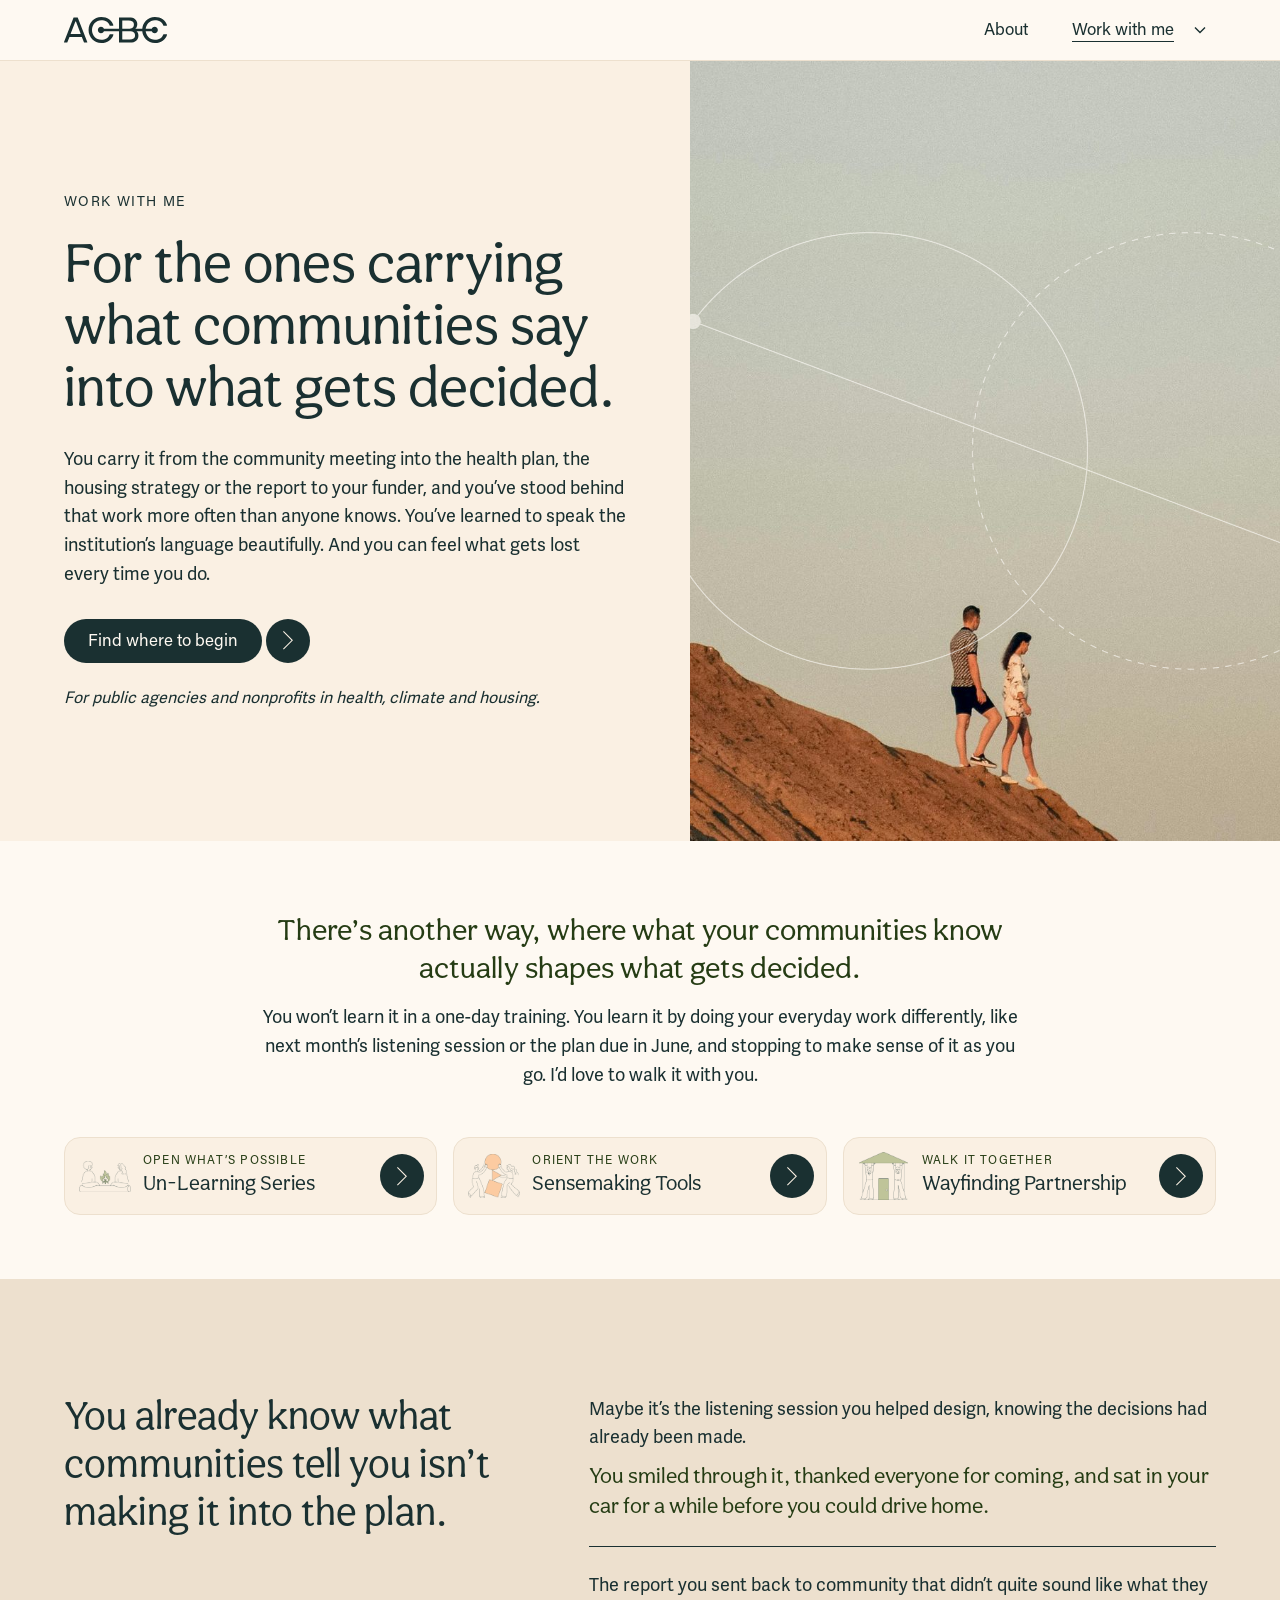
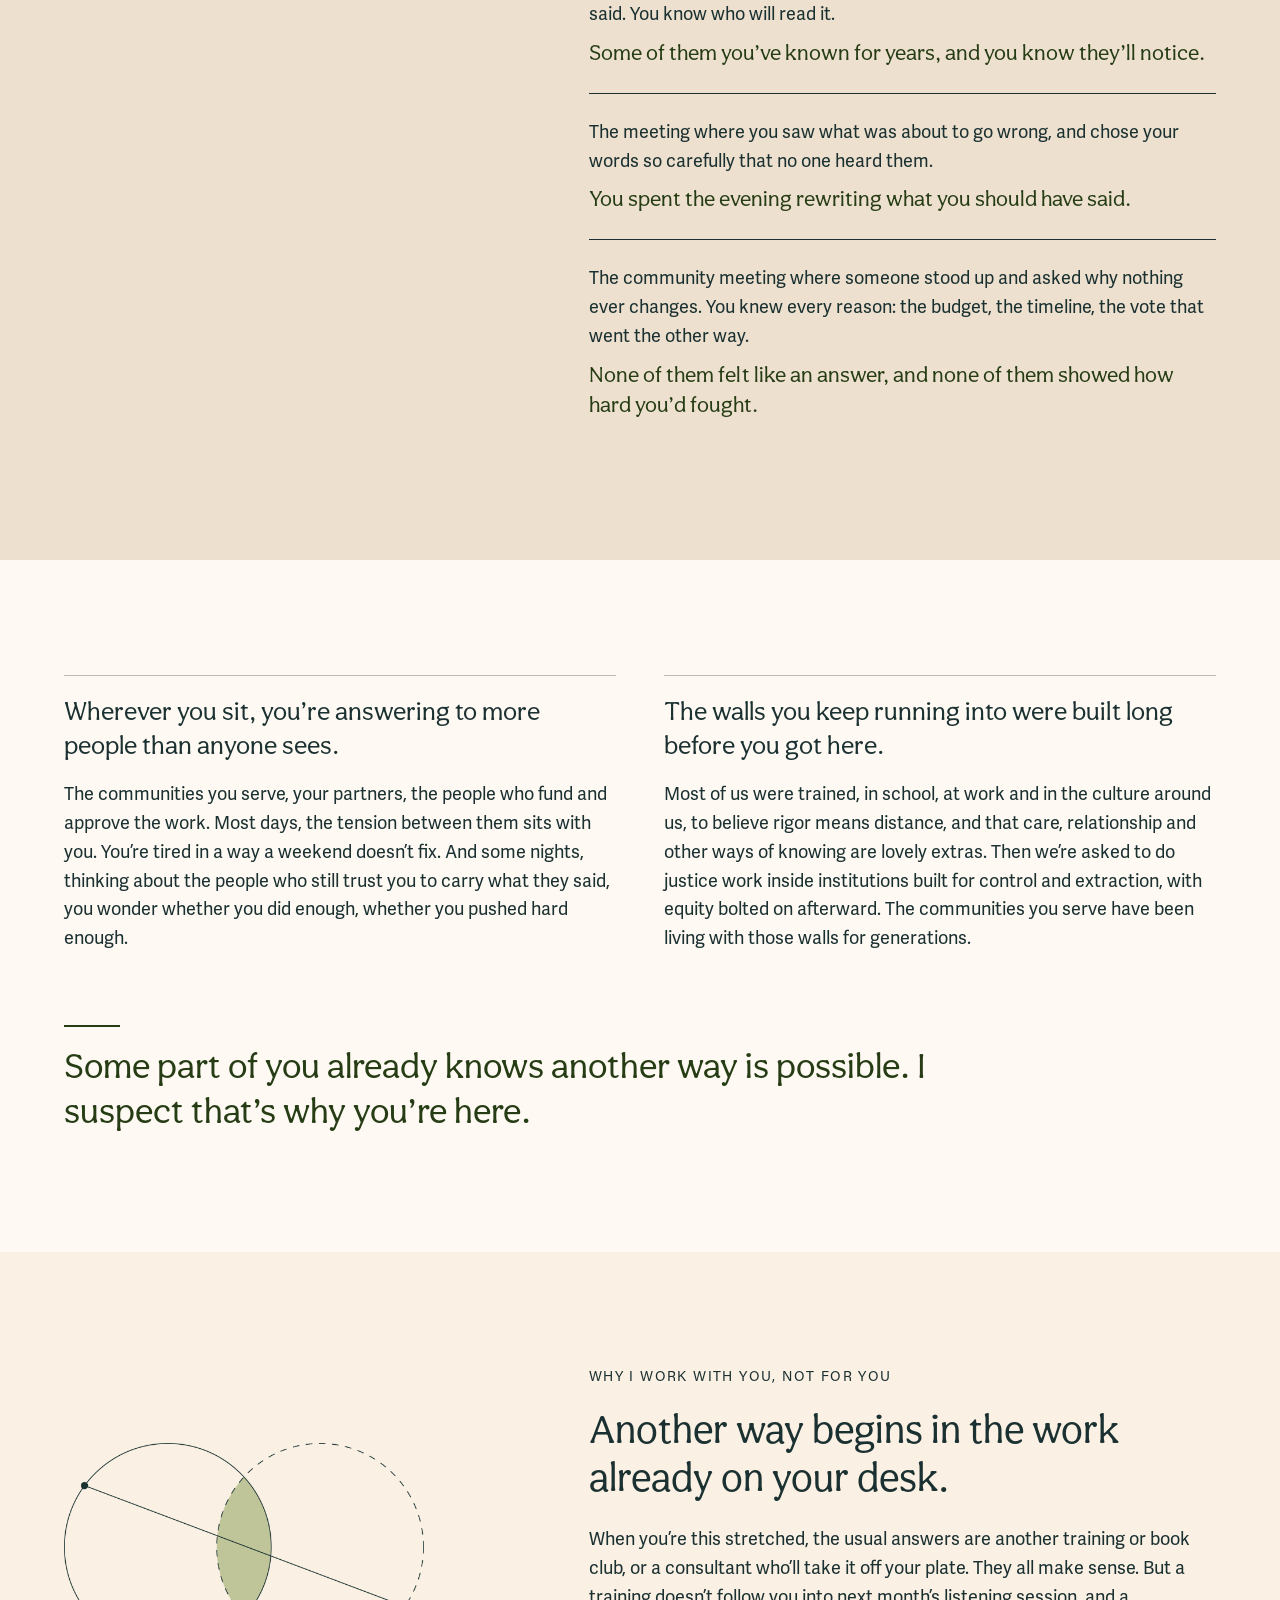
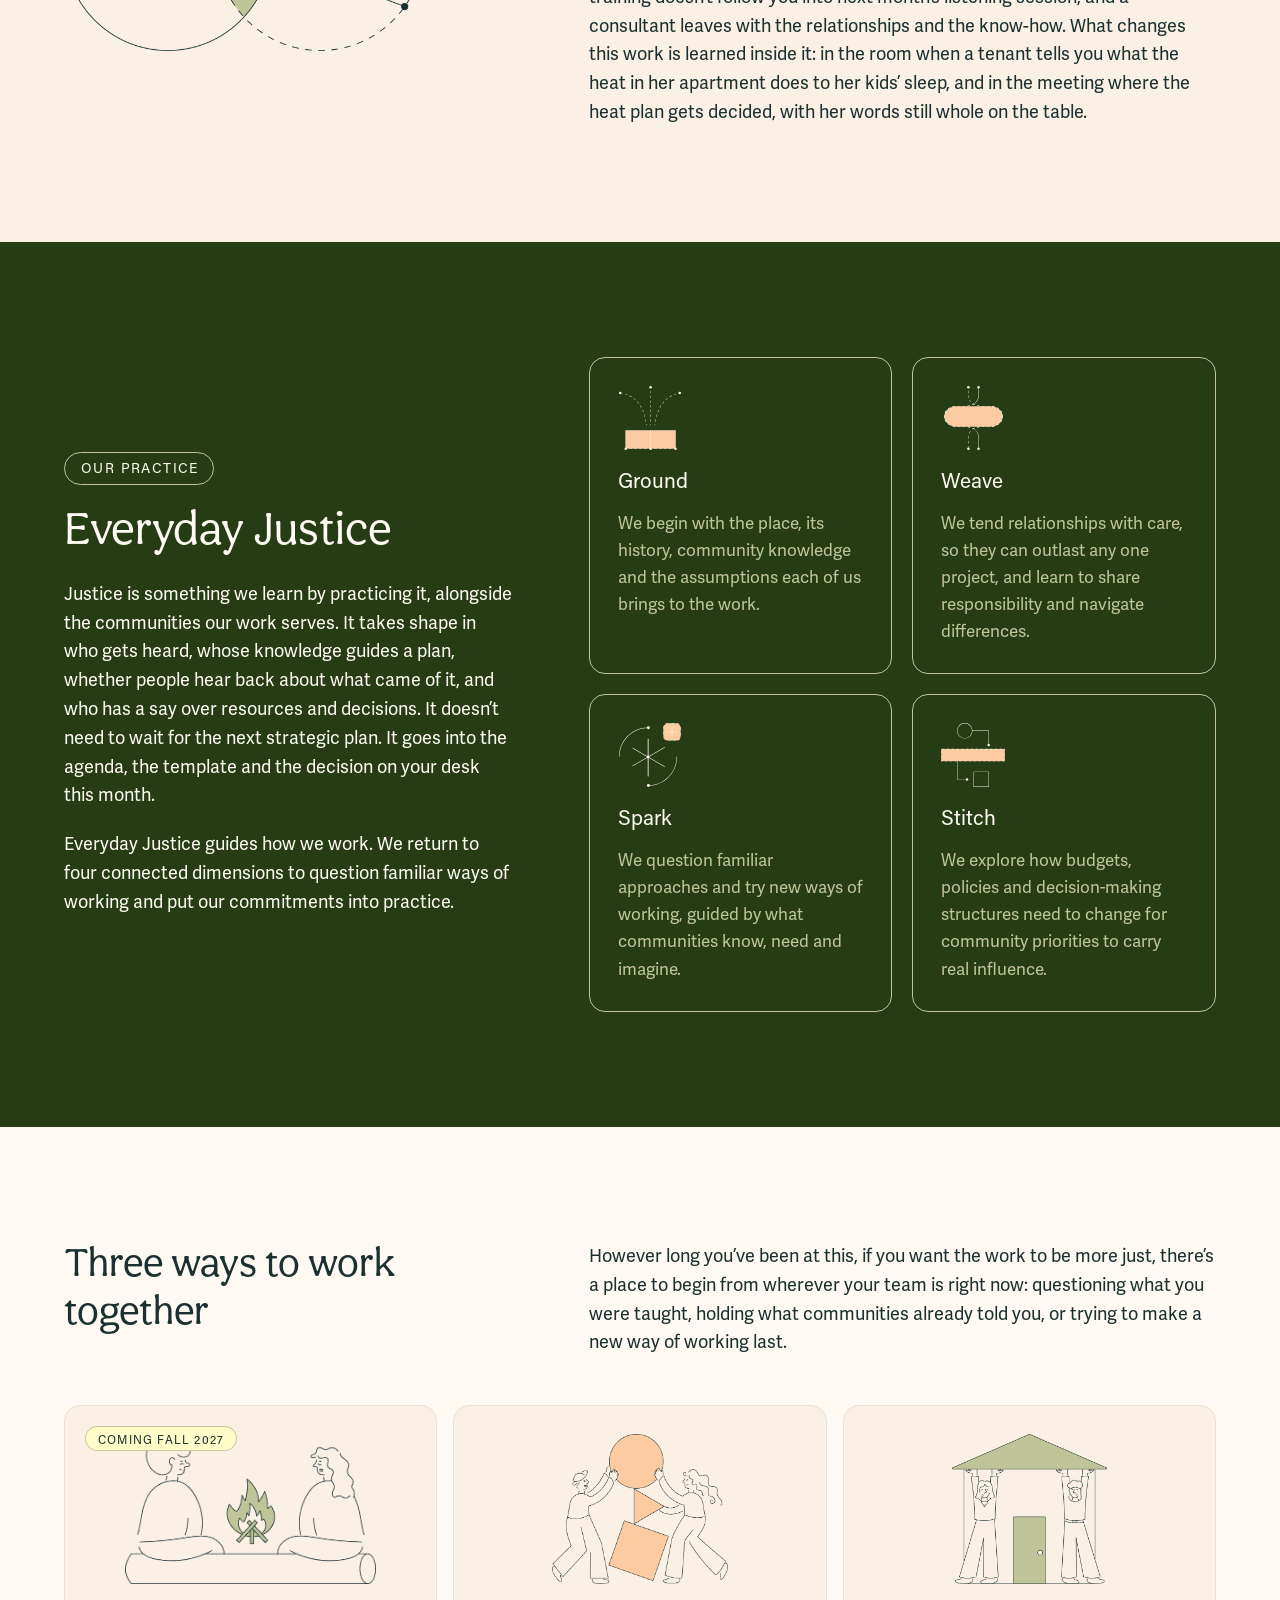
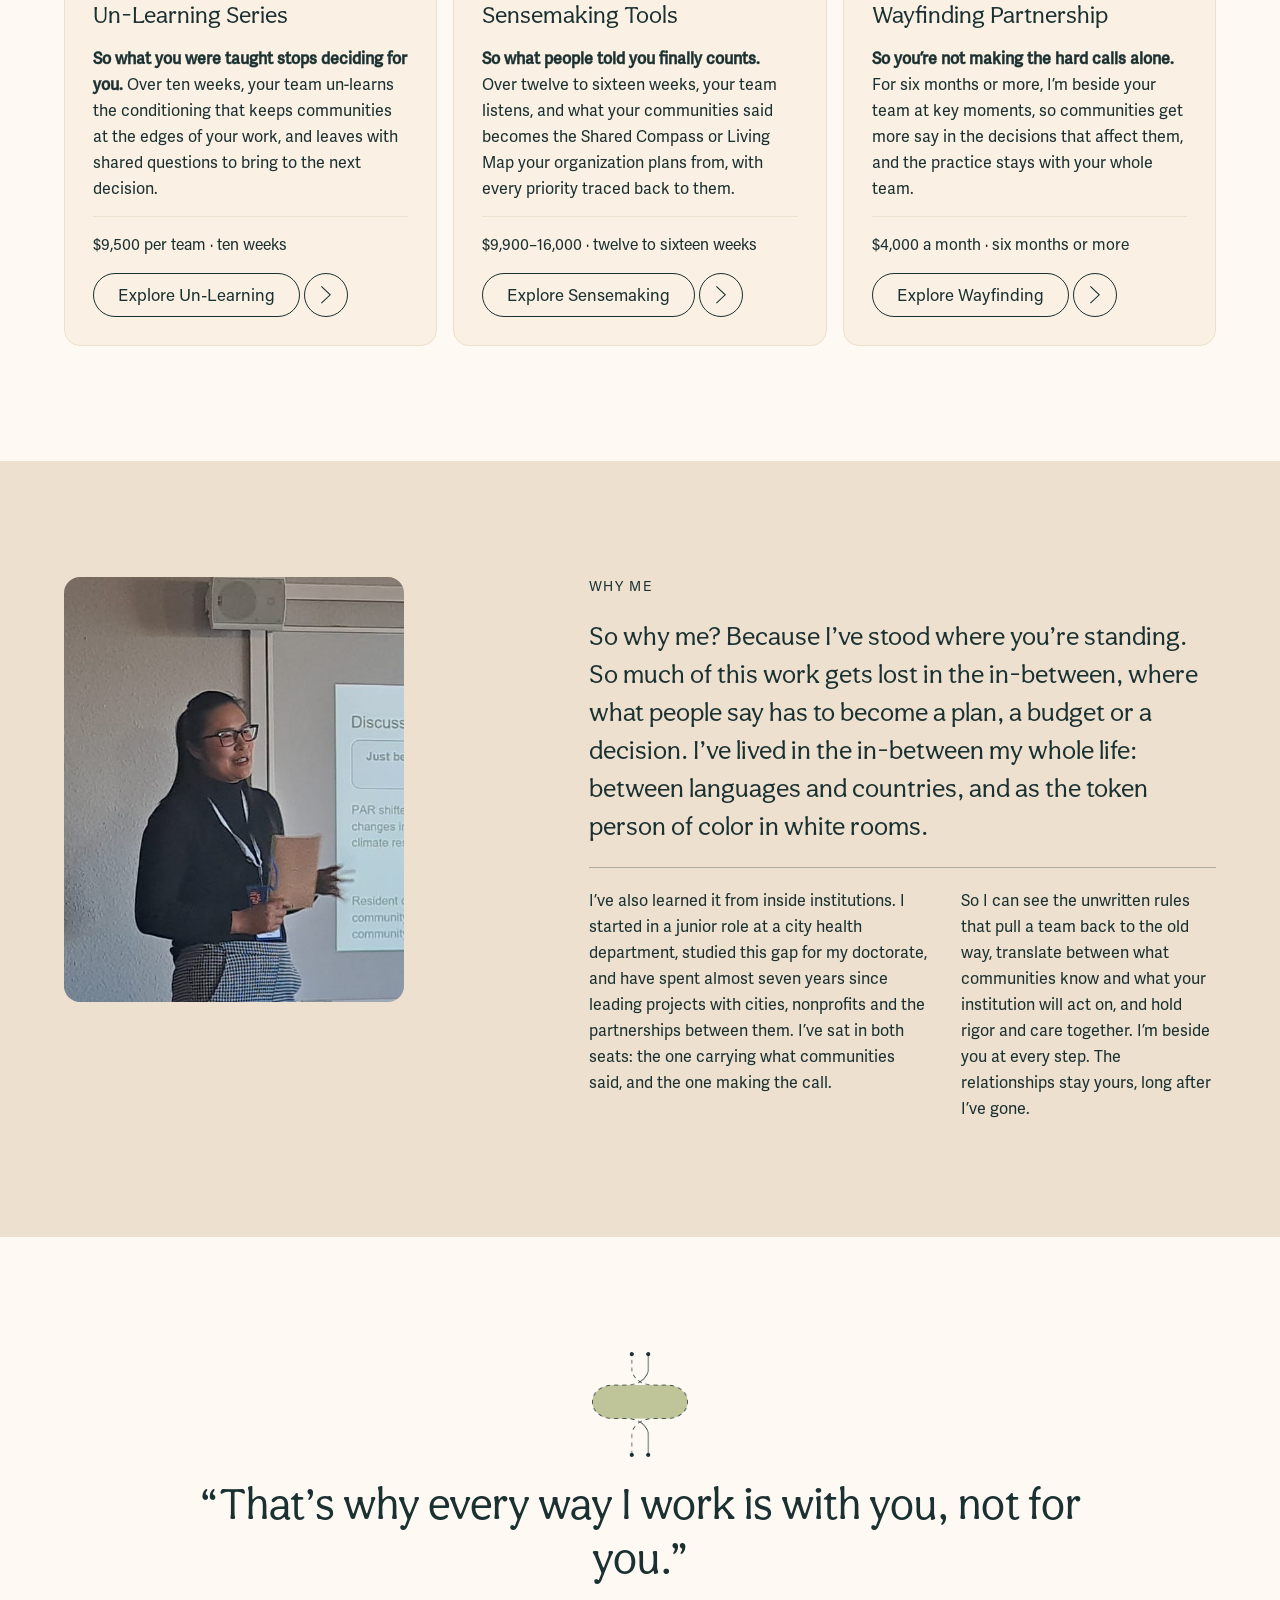
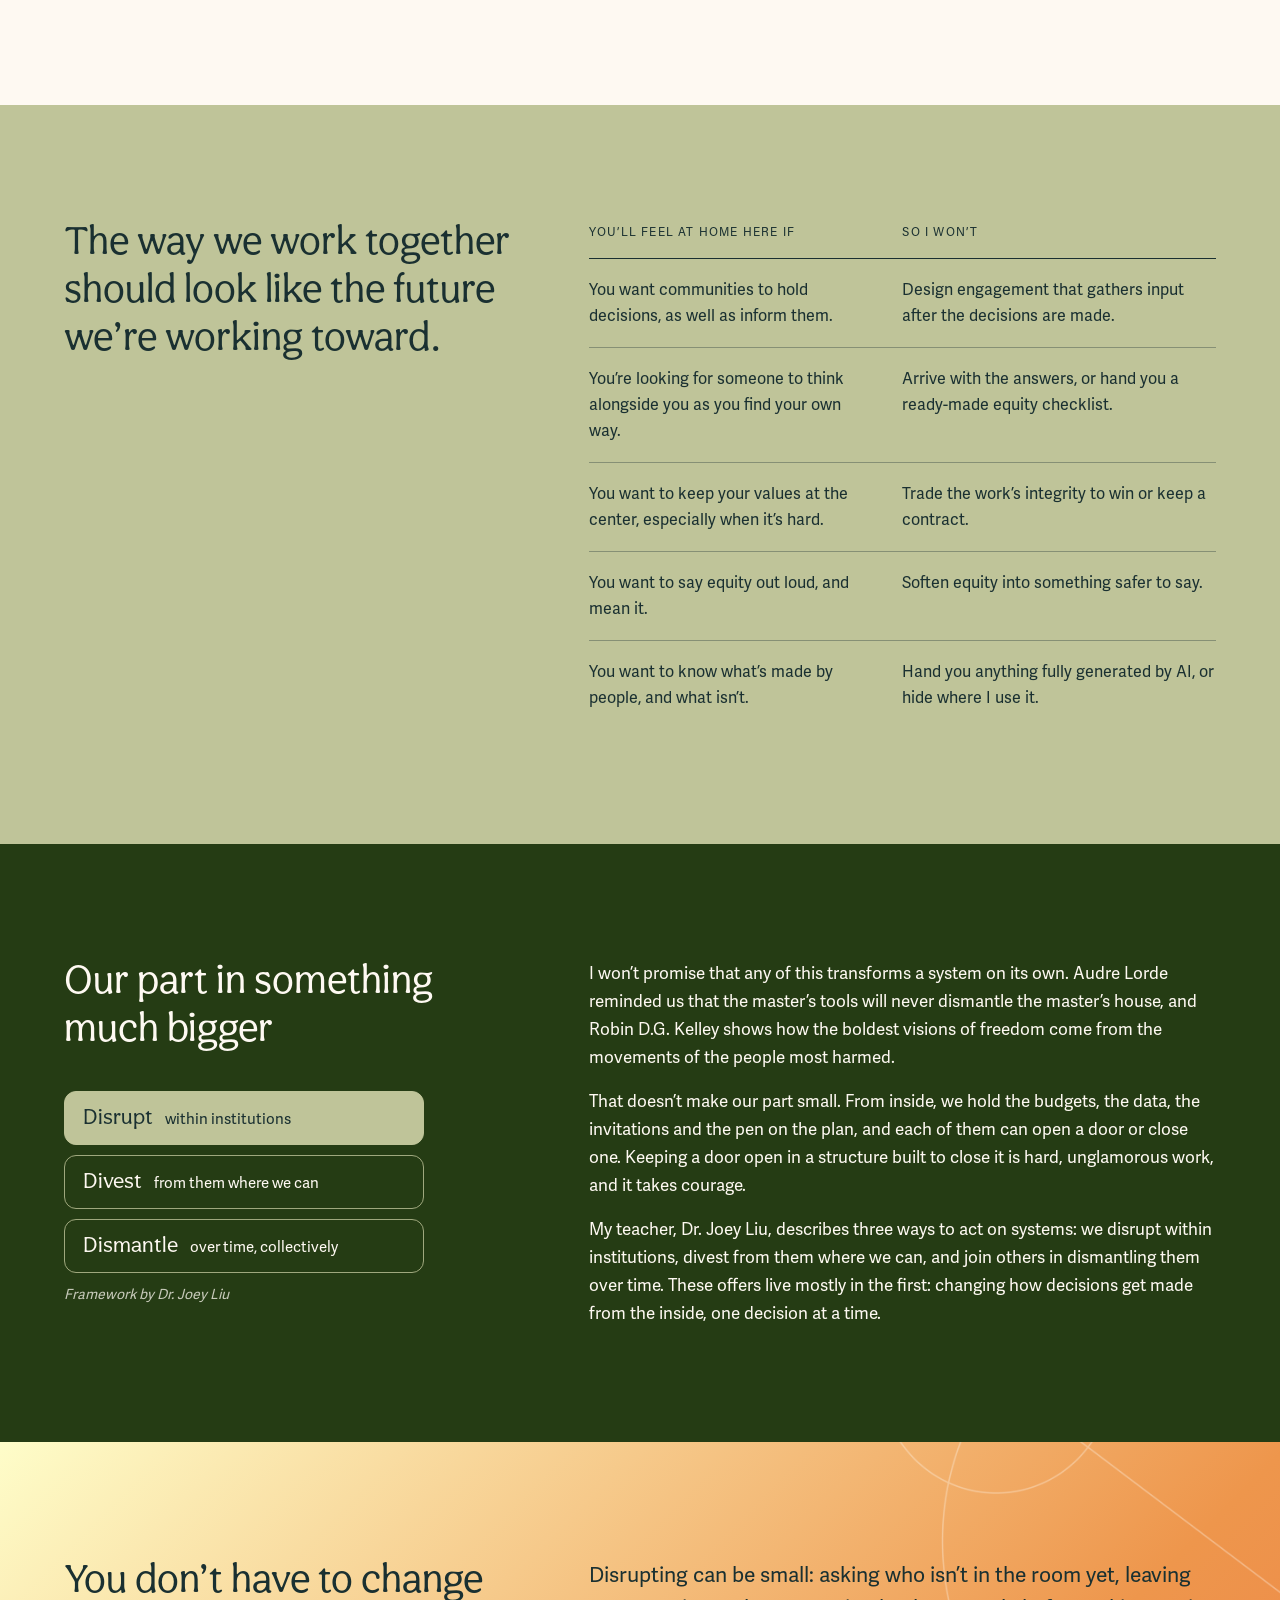
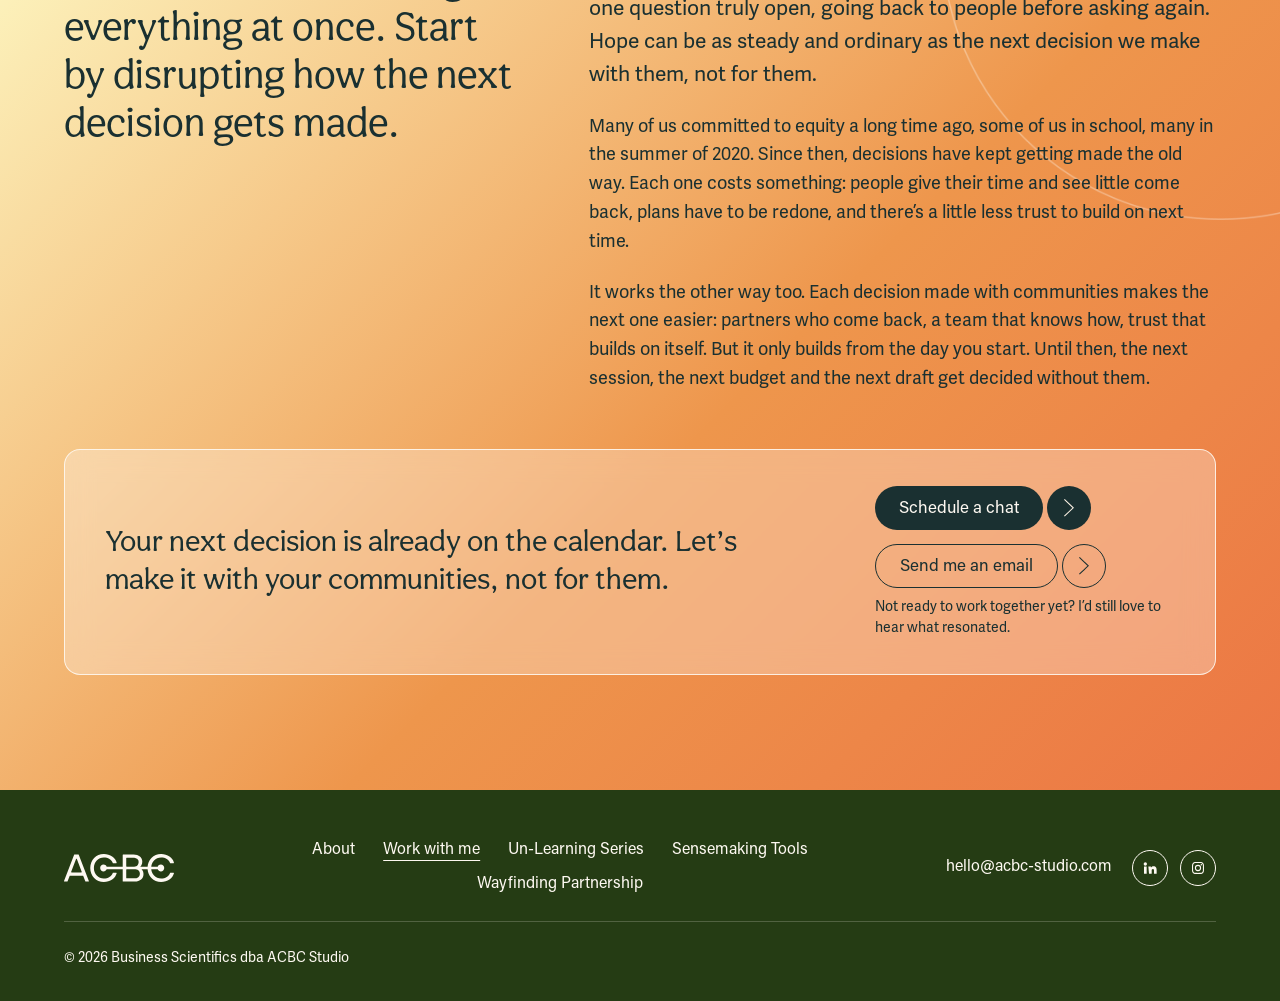
<file: work-with-me.html>
<!DOCTYPE html>
<html lang="en">
<head>
  <meta charset="utf-8">
  <meta name="robots" content="noindex, nofollow">
  <meta name="viewport" content="width=device-width, initial-scale=1">

  <title>Work with me | ACBC Studio</title>
  <meta name="description" content="For the ones carrying what communities say into what gets decided. Three ways to work together, for public agencies and nonprofits in health, climate and housing.">

  <meta property="og:title" content="Work with me | ACBC Studio">
  <meta property="og:description" content="For the ones carrying what communities say into what gets decided. Three ways to work together, for public agencies and nonprofits in health, climate and housing.">
  <meta property="og:type" content="website">
  <meta name="twitter:title" content="Work with me | ACBC Studio">
  <meta name="twitter:description" content="For the ones carrying what communities say into what gets decided. Three ways to work together, for public agencies and nonprofits in health, climate and housing.">

  <link rel="icon" href="assets/images/favicon.png" sizes="32x32" type="image/png">
  <link rel="icon" href="assets/images/favicon-192.png" sizes="192x192" type="image/png">
  <link rel="apple-touch-icon" href="assets/images/apple-touch-icon.png">

  <link rel="preload" href="assets/fonts/AesthetNova-Regular.otf" as="font" type="font/otf" crossorigin>
  <link rel="preload" href="assets/fonts/AdelleSans-Regular.otf" as="font" type="font/otf" crossorigin>
  <link rel="stylesheet" href="styles.css?v=33">
  <link rel="stylesheet" href="work.css?v=1">
</head>

<body class="page-work">

  <!-- ============================= HEADER ============================= -->
  <header class="site-header">
    <div class="site-header__inner">
      <a aria-label='ACBC Studio, home' class='site-header__logo' href='/'>
        <img src="assets/images/logo.svg" alt="">
      </a>
      <button class="nav-toggle" type="button" aria-expanded="false" aria-controls="site-nav" aria-label="Menu">
        <span class="nav-toggle__bar"></span>
        <span class="nav-toggle__bar"></span>
        <span class="nav-toggle__bar"></span>
      </button>
      <nav class="site-nav" id="site-nav" aria-label="Main">
        <a href='/about'>About</a>
        <div class="site-nav__group">
          <a class='site-nav__parent is-active' aria-current='page' href='/work-with-me'>Work with me</a>
          <button class="site-nav__chevron" type="button" aria-expanded="false" aria-controls="nav-ways" aria-label="Show the ways we work">
            <svg viewBox="0 0 12 8" aria-hidden="true"><path d="M1 1.5l5 5 5-5" fill="none" stroke="currentColor" stroke-width="1.4"/></svg>
          </button>
          <ul class="site-nav__menu" id="nav-ways" role="list">
            <li><a class='site-nav__item' href='/unlearning-series'>
              <span class="label site-nav__item-label">Open what’s possible</span>
              <span class="site-nav__item-name">Un-Learning Series</span>
              <span class="site-nav__item-line">A ten-week series for your whole team.</span>
            </a></li>
            <li><a class='site-nav__item' href='/sensemaking-tools'>
              <span class="label site-nav__item-label">Orient the work</span>
              <span class="site-nav__item-name">Sensemaking Tools</span>
              <span class="site-nav__item-line">A Compass or Map, built with your communities.</span>
            </a></li>
            <li><a class='site-nav__item' href='/wayfinding-partnership'>
              <span class="label site-nav__item-label">Walk it together</span>
              <span class="site-nav__item-name">Wayfinding Partnership</span>
              <span class="site-nav__item-line">Six months or more of strategic advisory for your team.</span>
            </a></li>
          </ul>
        </div>
      </nav>
    </div>
  </header>

  <main id="top">

    <!-- ============================= 1. HERO · stone, split, photo bleeds right ============================= -->
    <section class="wm-hero">
      <div class="wm-hero__text">
        <div class="wm-hero__inner">
          <p class="label">Work with me</p>
          <h1 class="wm-hero__title">For the ones carrying what communities say into what gets decided.</h1>
          <p>You carry it from the community meeting into the health plan, the housing strategy or the report to your funder, and you’ve stood behind that work more often than anyone knows. You’ve learned to speak the institution’s language beautifully. And you can feel what gets lost every time you do.</p>
          <div class="wm-hero__actions">
            <a class="btn btn--primary" href="#ways">
              <span class="btn__label">Find where to begin</span>
              <span class="btn__arrow" aria-hidden="true"><img src="assets/images/arrow-right-light.svg" alt=""></span>
            </a>
          </div>
          <p class="wm-hero__for">For public agencies and nonprofits in health, climate and housing.</p>
        </div>
      </div>
      <div class="wm-hero__media">
        <img class="wm-hero__photo" src="assets/images/work/hero-ridge.jpg" width="2000" height="1100" alt="" fetchpriority="high">
        <img class="wm-hero__lines" src="assets/images/work/hero-overlay-lines.png" width="1400" height="807" alt="" aria-hidden="true">
      </div>
    </section>

    <!-- ============================= 2. THE TURN + THREE DOORS · cotton ============================= -->
    <section class="section section--cotton wm-turn" id="ways">
      <div class="container">
        <div class="wm-turn__intro">
          <p class="wm-turn__lead">There’s another way, where what your communities know actually shapes what gets decided.</p>
          <p>You won’t learn it in a one-day training. You learn it by doing your everyday work differently, like next month’s listening session or the plan due in June, and stopping to make sense of it as you go. I’d love to walk it with you.</p>
        </div>
        <nav class="wm-doors" aria-label="Three ways to work together">
          <a class="wm-door" href="#unlearning">
            <img class="wm-door__art" src="assets/images/work/door-unlearning.png" width="560" height="335" alt="">
            <span class="wm-door__text">
              <span class="label wm-door__label">Open what’s possible</span>
              <span class="wm-door__title">Un-Learning Series</span>
            </span>
            <span class="wm-door__arrow" aria-hidden="true"><img src="assets/images/arrow-right-light.svg" alt=""></span>
          </a>
          <a class="wm-door" href="#sensemaking">
            <img class="wm-door__art" src="assets/images/work/door-sensemaking.png" width="560" height="475" alt="">
            <span class="wm-door__text">
              <span class="label wm-door__label">Orient the work</span>
              <span class="wm-door__title">Sensemaking Tools</span>
            </span>
            <span class="wm-door__arrow" aria-hidden="true"><img src="assets/images/arrow-right-light.svg" alt=""></span>
          </a>
          <a class="wm-door" href="#wayfinding">
            <img class="wm-door__art" src="assets/images/work/door-wayfinding.png" width="560" height="542" alt="">
            <span class="wm-door__text">
              <span class="label wm-door__label">Walk it together</span>
              <span class="wm-door__title">Wayfinding Partnership</span>
            </span>
            <span class="wm-door__arrow" aria-hidden="true"><img src="assets/images/arrow-right-light.svg" alt=""></span>
          </a>
        </nav>
      </div>
    </section>

    <!-- ============================= 3. THE MOMENTS · beige ============================= -->
    <section class="section section--beige">
      <div class="container wm-side">
        <h2 class="wm-h2">You already know what communities tell you isn’t making it into the plan.</h2>
        <div class="wm-moments">
          <div class="wm-moment">
            <p>Maybe it’s the listening session you helped design, knowing the decisions had already been made.</p>
            <p class="wm-moment__feel">You smiled through it, thanked everyone for coming, and sat in your car for a while before you could drive home.</p>
          </div>
          <div class="wm-moment">
            <p>The report you sent back to community that didn’t quite sound like what they said. You know who will read it.</p>
            <p class="wm-moment__feel">Some of them you’ve known for years, and you know they’ll notice.</p>
          </div>
          <div class="wm-moment">
            <p>The meeting where you saw what was about to go wrong, and chose your words so carefully that no one heard them.</p>
            <p class="wm-moment__feel">You spent the evening rewriting what you should have said.</p>
          </div>
          <div class="wm-moment">
            <p>The community meeting where someone stood up and asked why nothing ever changes. You knew every reason: the budget, the timeline, the vote that went the other way.</p>
            <p class="wm-moment__feel">None of them felt like an answer, and none of them showed how hard you’d fought.</p>
          </div>
        </div>
      </div>
    </section>

    <!-- ============================= 4. THE WEIGHT · cotton ============================= -->
    <section class="section section--cotton">
      <div class="container">
        <div class="wm-weight">
          <div class="wm-weight__col">
            <h2 class="wm-weight__title">Wherever you sit, you’re answering to more people than anyone sees.</h2>
            <p>The communities you serve, your partners, the people who fund and approve the work. Most days, the tension between them sits with you. You’re tired in a way a weekend doesn’t fix. And some nights, thinking about the people who still trust you to carry what they said, you wonder whether you did enough, whether you pushed hard enough.</p>
          </div>
          <div class="wm-weight__col">
            <h2 class="wm-weight__title">The walls you keep running into were built long before you got here.</h2>
            <p>Most of us were trained, in school, at work and in the culture around us, to believe rigor means distance, and that care, relationship and other ways of knowing are lovely extras. Then we’re asked to do justice work inside institutions built for control and extraction, with equity bolted on afterward. The communities you serve have been living with those walls for generations.</p>
          </div>
        </div>
        <p class="callout wm-hinge">Some part of you already knows another way is possible. I suspect that’s why you’re here.</p>
      </div>
    </section>

    <!-- ============================= 5. ANOTHER WAY · stone ============================= -->
    <section class="section section--stone">
      <div class="container wm-side wm-side--center">
        <img class="wm-another__art" src="assets/images/work/another-way-circles.png" width="620" height="358" alt="" loading="lazy">
        <div class="wm-stack">
          <p class="label">Why I work with you, not for you</p>
          <h2 class="wm-h2">Another way begins in the work already on your desk.</h2>
          <p>When you’re this stretched, the usual answers are another training or book club, or a consultant who’ll take it off your plate. They all make sense. But a training doesn’t follow you into next month’s listening session, and a consultant leaves with the relationships and the know-how. What changes this work is learned inside it: in the room when a tenant tells you what the heat in her apartment does to her kids’ sleep, and in the meeting where the heat plan gets decided, with her words still whole on the table.</p>
        </div>
      </div>
    </section>

    <!-- ============================= 5b. EVERYDAY JUSTICE · forest (moved from Home) ============================= -->
    <section class="section section--forest" id="approach">
      <div class="container justice">
        <div class="justice__intro">
          <p class="pill">Our practice</p>
          <h2 class="heading">Everyday Justice</h2>
          <p>Justice is something we learn by practicing it, alongside the communities our work serves. It takes shape in who gets heard, whose knowledge guides a plan, whether people hear back about what came of it, and who has a say over resources and decisions. It doesn’t need to wait for the next strategic plan. It goes into the agenda, the template and the decision on your desk this month.</p>
          <p>Everyday Justice guides how we work. We return to four connected dimensions to question familiar ways of working and put our commitments into practice.</p>
        </div>

        <ul class="justice__grid" role="list">
          <li class="justice-card">
            <img class="justice-card__icon" loading="lazy" src="assets/images/ej-ground.svg" alt="Dotted lines coming down into a base">
            <h3 class="justice-card__title">Ground</h3>
            <p>We begin with the place, its history, community knowledge and the assumptions each of us brings to the work.</p>
          </li>
          <li class="justice-card">
            <img class="justice-card__icon" loading="lazy" src="assets/images/ej-weave.svg" alt="Braided lines passing through a rounded shape">
            <h3 class="justice-card__title">Weave</h3>
            <p>We tend relationships with care, so they can outlast any one project, and learn to share responsibility and navigate differences.</p>
          </li>
          <li class="justice-card">
            <img class="justice-card__icon" loading="lazy" src="assets/images/ej-spark.svg" alt="A burst of lines beside a small rounded square">
            <h3 class="justice-card__title">Spark</h3>
            <p>We question familiar approaches and try new ways of working, guided by what communities know, need and imagine.</p>
          </li>
          <li class="justice-card">
            <img class="justice-card__icon" loading="lazy" src="assets/images/ej-stitch.svg" alt="A circle, a bar and a square connected by lines">
            <h3 class="justice-card__title">Stitch</h3>
            <p>We explore how budgets, policies and decision-making structures need to change for community priorities to carry real influence.</p>
          </li>
        </ul>
      </div>
    </section>

    <!-- ============================= 6. OFFERS · cotton ============================= -->
    <section class="section section--cotton">
      <div class="container">
        <div class="wm-side wm-offers__head">
          <h2 class="wm-h2">Three ways to work together</h2>
          <p>However long you’ve been at this, if you want the work to be more just, there’s a place to begin from wherever your team is right now: questioning what you were taught, holding what communities already told you, or trying to make a new way of working last.</p>
        </div>
        <div class="wm-offers">
          <article class="wm-offer" id="unlearning">
            <span class="wm-offer__status label">Coming fall 2027</span>
            <img class="wm-offer__art" src="assets/images/work/door-unlearning.png" width="560" height="335" alt="" loading="lazy">
            <h3 class="wm-offer__title">Un-Learning Series</h3>
            <p class="wm-offer__desc"><strong>So what you were taught stops deciding for you.</strong> Over ten weeks, your team un-learns the conditioning that keeps communities at the edges of your work, and leaves with shared questions to bring to the next decision.</p>
            <div class="wm-offer__foot">
              <p class="wm-offer__price">$9,500 per team · ten weeks</p>
              <a class="btn btn--secondary" href="/unlearning-series">
                <span class="btn__label">Explore Un-Learning</span>
                <span class="btn__arrow" aria-hidden="true"><img src="assets/images/arrow-right-carbon.svg" alt=""></span>
              </a>
            </div>
          </article>
          <article class="wm-offer" id="sensemaking">
            <img class="wm-offer__art" src="assets/images/work/door-sensemaking.png" width="560" height="475" alt="" loading="lazy">
            <h3 class="wm-offer__title">Sensemaking Tools</h3>
            <p class="wm-offer__desc"><strong>So what people told you finally counts.</strong> Over twelve to sixteen weeks, your team listens, and what your communities said becomes the Shared Compass or Living Map your organization plans from, with every priority traced back to them.</p>
            <div class="wm-offer__foot">
              <p class="wm-offer__price">$9,900–16,000 · twelve to sixteen weeks</p>
              <a class="btn btn--secondary" href="/sensemaking-tools">
                <span class="btn__label">Explore Sensemaking</span>
                <span class="btn__arrow" aria-hidden="true"><img src="assets/images/arrow-right-carbon.svg" alt=""></span>
              </a>
            </div>
          </article>
          <article class="wm-offer" id="wayfinding">
            <img class="wm-offer__art" src="assets/images/work/door-wayfinding.png" width="560" height="542" alt="" loading="lazy">
            <h3 class="wm-offer__title">Wayfinding Partnership</h3>
            <p class="wm-offer__desc"><strong>So you’re not making the hard calls alone.</strong> For six months or more, I’m beside your team at key moments, so communities get more say in the decisions that affect them, and the practice stays with your whole team.</p>
            <div class="wm-offer__foot">
              <p class="wm-offer__price">$4,000 a month · six months or more</p>
              <a class="btn btn--secondary" href="/wayfinding-partnership">
                <span class="btn__label">Explore Wayfinding</span>
                <span class="btn__arrow" aria-hidden="true"><img src="assets/images/arrow-right-carbon.svg" alt=""></span>
              </a>
            </div>
          </article>
        </div>
      </div>
    </section>

    <!-- ============================= 7. WHY ME · beige ============================= -->
    <!-- Swap in a higher-resolution original of the portrait when there is one (this is 500 × 625). -->
    <section class="section section--beige">
      <div class="container wm-side">
        <img class="wm-why__photo" src="assets/images/work/why-me-presenting.jpg" width="500" height="625" alt="Andréanne Chu presenting community-led research" loading="lazy">
        <div class="wm-stack">
          <p class="label">Why me</p>
          <p class="wm-why__lead">So why me? Because I’ve stood where you’re standing. So much of this work gets lost in the in-between, where what people say has to become a plan, a budget or a decision. I’ve lived in the in-between my whole life: between languages and countries, and as the token person of color in white rooms.</p>
          <div class="wm-why__details">
            <p>I’ve also learned it from inside institutions. I started in a junior role at a city health department, studied this gap for my doctorate, and have spent almost seven years since leading projects with cities, nonprofits and the partnerships between them. I’ve sat in both seats: the one carrying what communities said, and the one making the call.</p>
            <p>So I can see the unwritten rules that pull a team back to the old way, translate between what communities know and what your institution will act on, and hold rigor and care together. I’m beside you at every step. The relationships stay yours, long after I’ve gone.</p>
          </div>
        </div>
      </div>
    </section>

    <!-- ============================= 8. THESIS · cotton ============================= -->
    <section class="section section--cotton wm-thesis">
      <div class="container">
        <figure class="wm-thesis__inner">
          <img class="wm-thesis__art" src="assets/images/work/thesis-crossing.png" width="475" height="520" alt="" loading="lazy">
          <blockquote><p>“That’s why every way I work is with you, not for you.”</p></blockquote>
        </figure>
      </div>
    </section>

    <!-- ============================= 9. VALUES · olive ============================= -->
    <section class="section section--olive">
      <div class="container wm-side">
        <h2 class="wm-h2">The way we work together should look like the future we’re working toward.</h2>
        <table class="wm-values">
          <thead>
            <tr><th scope="col" class="label">You’ll feel at home here if</th><th scope="col" class="label">So I won’t</th></tr>
          </thead>
          <tbody>
            <tr><td>You want communities to hold decisions, as well as inform them.</td><td>Design engagement that gathers input after the decisions are made.</td></tr>
            <tr><td>You’re looking for someone to think alongside you as you find your own way.</td><td>Arrive with the answers, or hand you a ready-made equity checklist.</td></tr>
            <tr><td>You want to keep your values at the center, especially when it’s hard.</td><td>Trade the work’s integrity to win or keep a contract.</td></tr>
            <tr><td>You want to say equity out loud, and mean it.</td><td>Soften equity into something safer to say.</td></tr>
            <tr><td>You want to know what’s made by people, and what isn’t.</td><td>Hand you anything fully generated by AI, or hide where I use it.</td></tr>
          </tbody>
        </table>
      </div>
    </section>

    <!-- ============================= 10. OUR PART · forest ============================= -->
    <section class="section section--forest">
      <div class="container wm-side">
        <div class="wm-stack">
          <h2 class="wm-h2">Our part in something much bigger</h2>
          <figure class="wm-three" aria-label="Three ways to act on systems: disrupt within institutions, divest from them where we can, dismantle over time, collectively">
            <div class="wm-three__rows">
              <p class="wm-three__row wm-three__row--on"><span class="wm-three__word">Disrupt</span> within institutions</p>
              <p class="wm-three__row"><span class="wm-three__word">Divest</span> from them where we can</p>
              <p class="wm-three__row"><span class="wm-three__word">Dismantle</span> over time, collectively</p>
            </div>
            <figcaption>Framework by Dr. Joey Liu</figcaption>
          </figure>
        </div>
        <div class="wm-stack wm-part__body">
          <p>I won’t promise that any of this transforms a system on its own. Audre Lorde reminded us that the master’s tools will never dismantle the master’s house, and Robin D.G. Kelley shows how the boldest visions of freedom come from the movements of the people most harmed.</p>
          <p>That doesn’t make our part small. From inside, we hold the budgets, the data, the invitations and the pen on the plan, and each of them can open a door or close one. Keeping a door open in a structure built to close it is hard, unglamorous work, and it takes courage.</p>
          <p>My teacher, Dr. Joey Liu, describes three ways to act on systems: we disrupt within institutions, divest from them where we can, and join others in dismantling them over time. These offers live mostly in the first: changing how decisions get made from the inside, one decision at a time.</p>
        </div>
      </div>
    </section>

    <!-- ============================= 11. INVITATION · orange gradient ============================= -->
    <section class="section section--gradient wm-invite">
      <img class="wm-invite__lines" src="assets/images/work/invitation-overlay-lines.png" width="1400" height="1260" alt="" aria-hidden="true" loading="lazy">
      <div class="container wm-invite__inner">
        <div class="wm-side">
          <h2 class="wm-h2">You don’t have to change everything at once. Start by disrupting how the next decision gets made.</h2>
          <div class="wm-stack wm-invite__body">
            <p class="text-lg">Disrupting can be small: asking who isn’t in the room yet, leaving one question truly open, going back to people before asking again. Hope can be as steady and ordinary as the next decision we make with them, not for them.</p>
            <p>Many of us committed to equity a long time ago, some of us in school, many in the summer of 2020. Since then, decisions have kept getting made the old way. Each one costs something: people give their time and see little come back, plans have to be redone, and there’s a little less trust to build on next time.</p>
            <p>It works the other way too. Each decision made with communities makes the next one easier: partners who come back, a team that knows how, trust that builds on itself. But it only builds from the day you start. Until then, the next session, the next budget and the next draft get decided without them.</p>
          </div>
        </div>
        <div class="wm-ask">
          <p class="wm-ask__line">Your next decision is already on the calendar. Let’s make it with your communities, not for them.</p>
          <div class="wm-ask__actions">
            <a class="btn btn--primary" href="https://scheduler.zoom.us/andreanne-chu/30-minute-chat" target="_blank" rel="noopener">
              <span class="btn__label">Schedule a chat</span>
              <span class="btn__arrow" aria-hidden="true"><img src="assets/images/arrow-right-light.svg" alt=""></span>
            </a>
            <div class="wm-ask__email">
              <a class="btn btn--secondary" href="mailto:hello@acbc-studio.com?subject=Hello%20from%20your%20Work%20with%20me%20page">
                <span class="btn__label">Send me an email</span>
                <span class="btn__arrow" aria-hidden="true"><img src="assets/images/arrow-right-carbon.svg" alt=""></span>
              </a>
              <p class="wm-ask__note">Not ready to work together yet? I’d still love to hear what resonated.</p>
            </div>
          </div>
        </div>
      </div>
    </section>

  </main>

  <!-- ============================= FOOTER · forest ============================= -->
  <footer class="site-footer site-footer--forest">
    <div class="container site-footer__inner">
      <a aria-label='ACBC Studio, home' class='site-footer__logo' href='/'><img src="assets/images/logo-cotton.svg" alt=""></a>

      <nav class="site-footer__nav" aria-label="Footer">
        <a href='/about'>About</a>
        <a aria-current='page' href='/work-with-me'>Work with me</a>
        <a href='/unlearning-series'>Un-Learning Series</a>
        <a href='/sensemaking-tools'>Sensemaking Tools</a>
        <a href='/wayfinding-partnership'>Wayfinding Partnership</a>
      </nav>

      <div class="site-footer__contact">
        <a class="site-footer__email" href="mailto:hello@acbc-studio.com">hello@acbc-studio.com</a>
        <div class="site-footer__social">
          <a href="https://www.linkedin.com/in/andreannechu" target="_blank" rel="noopener" aria-label="LinkedIn">
            <svg viewBox="0 0 24 24" aria-hidden="true"><path d="M4.98 3.5a2.5 2.5 0 1 1 0 5 2.5 2.5 0 0 1 0-5zM3 9.75h4v11H3zm6.5 0h3.83v1.5h.05c.53-1 1.84-2.06 3.79-2.06 4.05 0 4.8 2.67 4.8 6.13v5.43h-4v-4.81c0-1.15-.02-2.62-1.6-2.62-1.6 0-1.84 1.25-1.84 2.54v4.89h-4z"/></svg>
          </a>
          <a href="https://www.instagram.com/acbc.studio/" target="_blank" rel="noopener" aria-label="Instagram">
            <svg viewBox="0 0 24 24" aria-hidden="true"><path d="M12 7.3a4.7 4.7 0 1 0 0 9.4 4.7 4.7 0 0 0 0-9.4zm0 7.75a3.05 3.05 0 1 1 0-6.1 3.05 3.05 0 0 1 0 6.1zM17 5.9a1.1 1.1 0 1 0 0 2.2 1.1 1.1 0 0 0 0-2.2zM12 3c-2.44 0-2.75.01-3.71.05-.96.05-1.61.2-2.18.42a4.4 4.4 0 0 0-1.6 1.04 4.4 4.4 0 0 0-1.04 1.6c-.22.57-.37 1.22-.42 2.18C3.01 9.25 3 9.56 3 12s.01 2.75.05 3.71c.05.96.2 1.61.42 2.18.23.6.54 1.1 1.04 1.6.5.5 1 .81 1.6 1.04.57.22 1.22.37 2.18.42.96.04 1.27.05 3.71.05s2.75-.01 3.71-.05c.96-.05 1.61-.2 2.18-.42a4.4 4.4 0 0 0 1.6-1.04c.5-.5.81-1 1.04-1.6.22-.57.37-1.22.42-2.18.04-.96.05-1.27.05-3.71s-.01-2.75-.05-3.71c-.05-.96-.2-1.61-.42-2.18a4.4 4.4 0 0 0-1.04-1.6 4.4 4.4 0 0 0-1.6-1.04c-.57-.22-1.22-.37-2.18-.42C14.75 3.01 14.44 3 12 3zm0 1.62c2.4 0 2.69.01 3.64.05.88.04 1.35.19 1.67.31.42.16.72.36 1.03.67.32.31.51.61.67 1.03.12.32.27.8.31 1.67.04.95.05 1.24.05 3.64s-.01 2.69-.05 3.64c-.04.88-.19 1.35-.31 1.67-.16.42-.36.72-.67 1.03-.31.32-.61.51-1.03.67-.32.12-.8.27-1.67.31-.95.04-1.24.05-3.64.05s-2.69-.01-3.64-.05c-.88-.04-1.35-.19-1.67-.31a2.8 2.8 0 0 1-1.03-.67 2.8 2.8 0 0 1-.67-1.03c-.12-.32-.27-.8-.31-1.67-.04-.95-.05-1.24-.05-3.64s.01-2.69.05-3.64c.04-.88.19-1.35.31-1.67.16-.42.36-.72.67-1.03.31-.32.61-.51 1.03-.67.32-.12.8-.27 1.67-.31.95-.04 1.24-.05 3.64-.05z"/></svg>
          </a>
        </div>
      </div>

      <p class="site-footer__legal">© 2026 Business Scientifics dba ACBC Studio</p>
    </div>
  </footer>

<script src="script.js?v=4" defer></script>
</body>
</html>
</file>
<file: styles.css>
/* =============================================================
   ACBC Studio — home page
   Built from acbc-home-page-build-guide.md.
   Breakpoints: 1199px (narrow desktop) / 991px (tablet) / 767px (phone).
   ============================================================= */

/* ---------- Fonts ---------- */
@font-face {
  font-family: "Aesthet Nova";
  src: url("assets/fonts/AesthetNova-Regular.otf") format("opentype");
  font-weight: 400; font-style: normal; font-display: swap;
}
@font-face {
  font-family: "Adelle Sans";
  src: url("assets/fonts/AdelleSans-Regular.otf") format("opentype");
  font-weight: 400; font-style: normal; font-display: swap;
}
@font-face {
  font-family: "Acumin Pro";
  src: url("assets/fonts/AcuminPro-Regular.otf") format("opentype");
  font-weight: 400; font-style: normal; font-display: swap;
}

/* ---------- Design tokens (brand guide palette) ---------- */
:root {
  --carbon:       #1a3031;
  --cotton:       #fef9f2;
  --stone:        #faf0e3;
  --beige:        #ede0ce;
  --urban-olive:  #bfc499;
  --forest-green: #253c14;
  --peach:        #fccba1;
  --butter:       #fefdc9;
  --tangerine:    #ee964c;
  --deep-orange:  #ec7644;

  --font-display: "Aesthet Nova", "Times New Roman", serif;
  --font-label:   "Acumin Pro", Arial, sans-serif;
  --font-body:    "Adelle Sans", Arial, sans-serif;

  --text-body: 18px;
  /* Acumin Pro reserves more room below the baseline than above the capitals,
     so text sits about 0.11em high in its box. Pills add this to the top
     padding and take it from the bottom so the text looks centred. */
  --pill-nudge: .11em;
  --text-lg:   21px;
  --gutter: clamp(16px, 5vw, 64px);
  --max-width: 1200px;
  --radius: 16px;
}

/* ---------- Base ---------- */
*, *::before, *::after { box-sizing: border-box; }

html { -webkit-text-size-adjust: 100%; scroll-behavior: smooth; }

body {
  margin: 0;
  background-color: var(--cotton);
  color: var(--carbon);
  font-family: var(--font-body);
  font-size: var(--text-body);
  line-height: 1.6;
}

img { max-width: 100%; height: auto; display: block; }

h1, h2, h3 { margin: 0; font-family: var(--font-display); font-weight: 400; }
p { margin: 0; }
strong { font-weight: 700; }
a { color: inherit; }
button { font: inherit; color: inherit; border: 0; background: none; cursor: pointer; padding: 0; }

ul[role="list"] { list-style: none; margin: 0; padding: 0; }

:focus-visible { outline: 2px solid currentColor; outline-offset: 3px; }

/* keep browser defaults in the palette */
::selection { background-color: var(--peach); color: var(--carbon); }
a, button { -webkit-tap-highlight-color: transparent; }

/* ---------- Layout primitives ---------- */
.container {
  width: 100%;
  max-width: calc(var(--max-width) + var(--gutter) * 2);
  margin: 0 auto;
  padding: 0 var(--gutter);
}

.section { padding: clamp(64px, 9vw, 128px) 0; }
/* keep anchored sections clear of the sticky header */
section[id] { scroll-margin-top: 60px; }
.section--cotton   { background-color: var(--cotton); }
.section--stone    { background-color: var(--stone); }
.section--beige    { background-color: var(--beige); }
.section--olive    { background-color: var(--urban-olive); }
.section--forest   { background-color: var(--forest-green); color: var(--cotton); }
.section--gradient { background: linear-gradient(135deg, var(--butter) 0%, var(--tangerine) 58%, var(--deep-orange) 100%); }

.split {
  display: grid;
  grid-template-columns: 2fr 3fr;
  gap: clamp(32px, 6vw, 96px);
  align-items: center;
}
.split__content {
  display: flex;
  flex-direction: column;
  align-items: flex-start;
  gap: 20px;
}

.section-intro {
  display: flex;
  flex-direction: column;
  gap: 16px;
  max-width: 760px;
  margin-bottom: clamp(40px, 5vw, 64px);
}
.section-outro {
  display: flex;
  flex-direction: column;
  align-items: center;
  gap: 24px;
  max-width: 640px;
  margin: clamp(40px, 5vw, 64px) auto 0;
  text-align: center;
}

/* ---------- Type ---------- */
.heading {
  font-size: clamp(32px, 3.6vw, 48px);
  line-height: 1.2;
}
.subheading {
  font-size: var(--text-lg);
  font-style: italic;
}
.text-lg { font-size: var(--text-lg); line-height: 1.5; }

.label {
  font-family: var(--font-label);
  font-size: 14px;
  letter-spacing: .1em;
  text-transform: uppercase;
}

.pill {
  display: inline-block;
  align-self: flex-start;
  border: 1px solid var(--urban-olive);
  border-radius: 999px;
  /* the last letter's tracking adds space on the right, so trim it back */
  padding: calc(4px + var(--pill-nudge)) calc(16px - .1em) calc(4px - var(--pill-nudge)) 16px;
  font-family: var(--font-label);
  font-size: 14px;
  letter-spacing: .1em;
  text-transform: uppercase;
}

/* ---------- Buttons ----------
   primary   = Carbon pill + round Carbon arrow (work with me)
   secondary = Carbon outline pill
   newsletter buttons are Peach and rendered by the Ghost embed */
.btn {
  display: inline-flex;
  align-items: center;
  gap: 4px;
  text-decoration: none;
  font-family: var(--font-label);
  font-size: 17px;
  line-height: 1;
}
.btn__label {
  display: inline-flex;
  align-items: center;
  min-height: 44px;
  padding: calc(var(--pill-nudge) * 2) 24px 0;
  border-radius: 999px;
}
.btn__arrow {
  display: inline-flex;
  align-items: center;
  justify-content: center;
  width: 44px;
  height: 44px;
  border-radius: 50%;
  flex: none;
  transition: transform .2s ease;
}
.btn__arrow img { width: 10px; }
.btn:hover .btn__arrow { transform: translateX(4px); }

.btn--primary .btn__label,
.btn--primary .btn__arrow { background-color: var(--carbon); color: var(--cotton); }

.btn--secondary .btn__label,
.btn--secondary .btn__arrow { border: 1px solid var(--carbon); color: var(--carbon); }
.btn--secondary:hover .btn__label { background-color: var(--carbon); color: var(--cotton); }

/* on the dark hero photo: Cotton fill, and Cotton outline */
.btn--light .btn__label,
.btn--light .btn__arrow { background-color: var(--cotton); color: var(--carbon); }
.btn--light-outline .btn__label,
.btn--light-outline .btn__arrow { border: 1px solid var(--cotton); color: var(--cotton); }
.btn--light-outline:hover .btn__label { background-color: var(--cotton); color: var(--carbon); }

.btn-row { display: flex; flex-wrap: wrap; gap: 16px; margin-top: 8px; }

/* current page in the header and footer menus */
.site-nav a[aria-current="page"],
.site-footer__nav a[aria-current="page"] { text-decoration: underline; text-underline-offset: 6px; }

/* ---------- Ghost embed ----------
   The embed renders its own iframe; we only size its container. */
.ghost-embed {
  width: 100%;
  max-width: 440px;
  min-height: 58px;
}

/* =============================================================
   0. BANNER + HEADER
   ============================================================= */
.banner {
  background-color: var(--cotton);
  border-bottom: 1px solid var(--beige);
  font-size: 15px;
}
.banner__inner {
  display: flex;
  align-items: center;
  justify-content: space-between;
  gap: 24px;
  max-width: calc(var(--max-width) + var(--gutter) * 2);
  margin: 0 auto;
  padding: 4px var(--gutter);
}
.banner__text { line-height: 1.4; }
.banner__link { display: none; }
.banner__inner { padding-block: 10px; }
.banner__cta {
  flex: none; font-family: var(--font-label); font-size: 14px; letter-spacing: .1em; text-transform: uppercase;
  text-decoration: underline; text-decoration-thickness: 1px; text-underline-offset: 4px;
}
.banner__cta:hover { text-decoration-thickness: 2px; }

.site-header {
  position: sticky;
  top: 0;
  z-index: 10;
  background-color: var(--cotton);
  border-bottom: 1px solid var(--beige);
}
.site-header__inner {
  display: flex;
  align-items: center;
  justify-content: space-between;
  gap: 24px;
  max-width: calc(var(--max-width) + var(--gutter) * 2);
  height: 60px;
  margin: 0 auto;
  padding: 0 var(--gutter);
}
.site-header__logo img { height: 26px; width: auto; }

.site-nav { display: flex; gap: 12px; }
/* hover: a soft Beige pill behind the word, echoing the button shapes */
.site-nav a {
  font-family: var(--font-label);
  font-size: 17px;
  text-decoration: none;
  padding: calc(8px + var(--pill-nudge)) 16px calc(8px - var(--pill-nudge));
  border-radius: 999px;
  transition: background-color .2s ease;
}
.site-nav a:hover { background-color: var(--beige); }
/* the booking link in the menu is the standard primary button;
   undo the plain-link styling it would otherwise pick up */
.site-nav .site-nav__cta { padding: 0; border: 0; }
.site-nav .site-nav__cta:hover { background-color: transparent; }
.site-nav { align-items: center; }

.nav-toggle { display: none; }

/* =============================================================
   1. HERO
   ============================================================= */
.hero {
  position: relative;
  display: flex;
  align-items: center;
  min-height: min(82vh, 820px);
  overflow: hidden;
  color: var(--cotton);
  background-color: var(--carbon);
}
.hero__image {
  position: absolute;
  inset: 0;
  width: 100%;
  height: 100%;
  object-fit: cover;
  object-position: 50% 70%;
}
/* Carbon at ~50% behind the text, fading out to the right */
.hero__overlay {
  position: absolute;
  inset: 0;
  background:
    linear-gradient(90deg, rgba(26, 48, 49, .84) 0%, rgba(26, 48, 49, .64) 45%, rgba(26, 48, 49, 0) 80%),
    linear-gradient(0deg, rgba(26, 48, 49, .35) 0%, rgba(26, 48, 49, 0) 40%);
}
.hero__orbit {
  position: absolute;
  right: -4%;
  top: 50%;
  width: min(44vw, 620px);
  transform: translateY(-50%);
  opacity: .45;
  pointer-events: none;
}
.hero__inner {
  position: relative;
  width: 100%;
  max-width: calc(var(--max-width) + var(--gutter) * 2);
  margin: 0 auto;
  padding: 96px var(--gutter);
}
.hero__content {
  -webkit-font-smoothing: antialiased;
  -moz-osx-font-smoothing: grayscale;
  display: flex;
  flex-direction: column;
  gap: 24px;
  max-width: 640px;
}
.hero__title {
  font-size: clamp(44px, 6vw, 80px);
  line-height: 1.08;
}
.hero__lead {
  font-size: clamp(18px, 1.45vw, 21px);
  line-height: 1.5;
}
.hero__content .btn-row { margin-top: 8px; }
.hero__eyebrow { margin-bottom: -8px; color: var(--cotton); }

/* =============================================================
   2. WHO THIS IS FOR
   ============================================================= */
.who__illustration { width: 100%; max-width: 400px; margin: 0 auto; }
#who .btn { margin-top: 8px; }

/* at every step, something gets lost: the line thins and breaks as it goes */
.who-lost { margin-top: clamp(56px, 7vw, 96px); padding-top: clamp(40px, 5vw, 56px); border-top: 1px solid rgb(26 48 49 / .25); }
.who-lost__lead { font-family: var(--font-display); font-size: clamp(28px, 3vw, 38px); line-height: 1.2; margin-bottom: clamp(32px, 4vw, 48px); }
.who-steps { display: grid; grid-template-columns: repeat(4, minmax(0, 1fr)); gap: 0 28px; margin: 0; padding: 0; list-style: none; }
.who-step { display: flex; flex-direction: column; gap: 12px; min-width: 0; }
.who-step__line { position: relative; display: block; height: 12px; margin-right: -28px; }
.who-step__line::before { content: ""; position: absolute; left: 0; top: 50%; width: 12px; height: 12px; border-radius: 50%; background-color: var(--forest-green); transform: translateY(-50%); }
.who-step__line::after { content: ""; position: absolute; left: 18px; right: 6px; top: 50%; border-top: 2px solid var(--forest-green); }
.who-step:nth-child(4) .who-step__line::after { right: 40%; }
.who-step__name { margin-top: 8px; font-size: 13px; color: var(--forest-green); }
.who-step p { font-size: 17px; line-height: 1.55; }
.who-lost__feel { max-width: 760px; margin: clamp(36px, 4vw, 48px) auto 0; text-align: center; font-size: 18px; line-height: 1.6; font-style: italic; }
.who-compounds {
  max-width: 860px; margin: clamp(48px, 6vw, 72px) auto 0; text-align: center;
  font-family: var(--font-display); font-size: clamp(24px, 2.6vw, 32px); line-height: 1.35; color: var(--forest-green);
}
@media screen and (max-width: 767px) {
  .who-steps { grid-template-columns: 1fr; gap: 0; }
  .who-step { display: grid; grid-template-columns: 12px minmax(0, 1fr); column-gap: 18px; padding-bottom: 28px; position: relative; }
  .who-step__line { grid-row: 1 / span 2; height: auto; margin: 0; }
  .who-step__line::before { top: 14px; }
  .who-step__line::after { left: 5px; right: auto; top: 30px; bottom: -14px; border-top: 0 !important; border-left: 2px solid var(--forest-green); }
  .who-step:nth-child(4) .who-step__line::after { bottom: 20%; }
  .who-step__name { margin-top: 8px; }
  .who-lost__feel, .who-compounds { text-align: left; }
}

/* =============================================================
   3. EVERYDAY JUSTICE
   ============================================================= */
.justice {
  display: grid;
  grid-template-columns: 5fr 7fr;
  gap: clamp(40px, 6vw, 96px);
  align-items: center;
}
.justice__intro {
  display: flex;
  flex-direction: column;
  gap: 20px;
}
.justice__grid {
  display: grid;
  grid-template-columns: repeat(2, minmax(0, 1fr));
  gap: 20px;
}
.justice-card {
  display: flex;
  flex-direction: column;
  gap: 12px;
  padding: 28px;
  border: 1px solid var(--urban-olive);
  border-radius: var(--radius);
}
.justice-card__icon { width: 64px; height: 64px; object-fit: contain; margin-bottom: 8px; }
.justice-card__title {
  font-family: var(--font-label);
  font-size: 21px;
  line-height: 1.3;
  color: var(--cotton);
}
.justice-card p { color: var(--urban-olive); font-size: 17px; }

/* =============================================================
   4. WAYS WE CAN WORK TOGETHER
   ============================================================= */
.offer-grid {
  display: grid;
  grid-template-columns: repeat(3, minmax(0, 1fr));
  gap: 24px;
}
.offer-card {
  display: flex;
  flex-direction: column;
  gap: 16px;
  padding: 32px;
  border: 1px solid var(--beige);
  border-radius: var(--radius);
  background-color: var(--cotton);
}
.offer-card__image {
  width: 100%;
  max-width: 260px;
  aspect-ratio: 747 / 633;
  margin: 0 auto 8px;
}
.offer-card__title { font-size: 28px; line-height: 1.2; }
.offer-card__label { margin-bottom: -8px; font-size: 12px; color: var(--forest-green); }
.offer-card__line { font-family: var(--font-display); font-size: 20px; line-height: 1.35; }
.offer-card__status {
  position: absolute; top: 20px; left: 20px; z-index: 1;
  padding: calc(4px + var(--pill-nudge, 0px)) 12px calc(3px - var(--pill-nudge, 0px));
  border: 1px solid rgb(26 48 49 / .25); border-radius: 999px; background-color: var(--butter);
  font-family: var(--font-label); font-size: 12px; line-height: 16px; letter-spacing: .1em; text-transform: uppercase;
}
.offer-card__so { margin-top: auto; padding-top: 16px; border-top: 1px solid var(--beige); }
/* the title links to the offering on the ways we work page; its ::after
   stretches over the card so the whole card is clickable */
.offer-card { position: relative; transition: transform .2s ease; }
.offer-card:hover { transform: translateY(-4px); }
.offer-card__title a { text-decoration: none; }
.offer-card__title a::after { content: ""; position: absolute; inset: 0; border-radius: inherit; }
.offer-card:hover .offer-card__title a { text-decoration: underline; text-underline-offset: 5px; text-decoration-thickness: 1px; }
.offer-card__title a:focus-visible { outline: none; }
.offer-card:has(a:focus-visible) { outline: 2px solid var(--carbon); outline-offset: 4px; }
/* the three tool names, as small inline tags (only Regular weights are licensed, so no bold) */
.offer-card strong {
  font-family: var(--font-label);
  font-weight: 400;
  white-space: nowrap;
  padding: 1px 8px;
  border-radius: 999px;
  background-color: var(--beige);
}

/* =============================================================
   7. CLOSING — meadow photo with a frosted box
   ============================================================= */
.home-closing { position: relative; padding: clamp(64px, 9vw, 120px) 0; overflow: hidden; }
.home-closing__bg { position: absolute; inset: 0; width: 100%; height: 100%; object-fit: cover; object-position: 50% 62%; }
.home-closing .container { position: relative; }
.home-closing__box {
  display: grid; grid-template-columns: minmax(0, 4fr) minmax(0, 7fr); gap: 24px 64px; align-items: start;
  padding: clamp(28px, 4vw, 56px); border-radius: var(--radius);
  background-color: rgb(254 249 242 / .8); -webkit-backdrop-filter: blur(14px); backdrop-filter: blur(14px);
}
.home-closing__body { display: flex; flex-direction: column; gap: 18px; }
.home-closing__body p { margin: 0; }
.home-closing__line { padding: 16px 0; border-top: 1px solid var(--forest-green); border-bottom: 1px solid var(--forest-green); font-family: var(--font-display); font-size: clamp(22px, 2.2vw, 28px); line-height: 1.3; color: var(--forest-green); }
.home-closing__small { font-size: 16px; line-height: 1.6; }
.home-closing__small a { text-underline-offset: 3px; }
@media screen and (max-width: 900px) {
  .home-closing__box { grid-template-columns: 1fr; }
}

/* =============================================================
   5. PHOENIX COMMUNITIES
   ============================================================= */


/* Four see-through Cotton circles (55%, so each picks up the gradient behind it) joined by a dashed Carbon line, with a small dot
   midway between each pair. Each capacity draws the segment to the next one. */
.constellation {
  --disc: 168px;
  --gap: 32px;
  display: grid;
  grid-template-columns: repeat(4, minmax(0, 1fr));
  column-gap: var(--gap);
}
.capacity {
  position: relative;
  display: flex;
  flex-direction: column;
  align-items: center;
  padding: 0 8px;
  text-align: center;
}
.capacity:not(:last-child)::before {
  content: "";
  position: absolute;
  top: calc(var(--disc) / 2);
  left: calc(50% + var(--disc) / 2);
  width: calc(100% + var(--gap) - var(--disc));
  border-top: 1px dashed var(--carbon);
}
.capacity:not(:last-child)::after {
  content: "";
  position: absolute;
  top: calc(var(--disc) / 2 - 4px);
  left: calc(100% + var(--gap) / 2 - 4px);
  width: 8px;
  height: 8px;
  border-radius: 50%;
  background-color: var(--carbon);
}
.capacity__orb {
  position: relative;
  z-index: 1;
  display: flex;
  align-items: center;
  justify-content: center;
  flex: none;
  width: var(--disc);
  height: var(--disc);
  margin-bottom: 24px;
  border-radius: 50%;
  background-color: rgb(254 249 242 / 0.55);
}
.capacity__orb img { width: 66%; height: 66%; object-fit: contain; }
.capacity__title { font-size: 24px; line-height: 1.25; margin-bottom: 10px; }
.capacity p { font-size: 16px; }

/* =============================================================
   6. TESTIMONIALS
   ============================================================= */
#testimonials { padding: clamp(56px, 7vw, 96px) 0; }
#testimonials .label { margin-bottom: 32px; }

/* One testimonial at a time. The track is a native scroll-snap strip, so it
   swipes on touch; script.js adds the arrows and dots. No autoplay. */
.testimonials {
  display: flex;
  gap: var(--gutter);
  /* a little room so the hanging quote marks aren't clipped by the strip */
  margin-inline: -8px;
  padding-inline: 8px;
  scroll-padding-inline: 8px;
  overflow-x: auto;
  scroll-snap-type: x mandatory;
  scroll-behavior: smooth;
  scrollbar-width: none;
}
.testimonials::-webkit-scrollbar { display: none; }
.testimonials:focus-visible { outline: 2px solid var(--carbon); outline-offset: 4px; }
.testimonial {
  display: flex;
  flex: 0 0 100%;
  flex-direction: column;
  gap: 24px;
  max-width: 100%;
  margin: 0;
  padding-right: clamp(0px, 12vw, 240px);
  scroll-snap-align: start;
}
.testimonial__pull {
  font-family: var(--font-display);
  font-size: clamp(28px, 3.4vw, 40px);
  line-height: 1.25;
}
.testimonial__quote { max-width: 760px; margin: 0; font-size: var(--text-body); line-height: 1.6; }
.testimonial__cite {
  display: flex;
  flex-direction: column;
  gap: 2px;
  max-width: 760px;
  padding-top: 16px;
  border-top: 1px solid var(--carbon);
  font-size: 16px;
  line-height: 1.45;
}
.testimonial__cite strong {
  font-family: var(--font-label);
  font-size: 18px;
  font-weight: 400;
}

.carousel__controls {
  display: flex;
  align-items: center;
  gap: 20px;
  margin-top: 32px;
}
.carousel__controls[hidden] { display: none; }
.carousel__btn {
  display: flex;
  align-items: center;
  justify-content: center;
  width: 44px;
  height: 44px;
  padding: 0;
  border: 1px solid var(--carbon);
  border-radius: 50%;
  background: none;
  cursor: pointer;
  transition: background-color 0.2s;
}
.carousel__btn img { width: 10px; }
.carousel__btn--prev img { transform: rotate(180deg); }
.carousel__btn:hover { background-color: var(--cotton); }
.carousel__btn:disabled { opacity: 0.35; cursor: default; background: none; }
.carousel__btn:focus-visible,
.carousel__dot:focus-visible { outline: 2px solid var(--carbon); outline-offset: 3px; }
.carousel__dots { display: flex; gap: 4px; }
/* 24px tap target around a 10px dot */
.carousel__dot {
  position: relative;
  width: 24px;
  height: 24px;
  padding: 0;
  border: 0;
  background: none;
  cursor: pointer;
}
.carousel__dot::before {
  content: "";
  position: absolute;
  inset: 7px;
  border: 1px solid var(--carbon);
  border-radius: 50%;
}
.carousel__dot[aria-current="true"]::before { background-color: var(--carbon); }

@media (prefers-reduced-motion: reduce) {
  .testimonials { scroll-behavior: auto; }
}

/* =============================================================
   7. LET'S STAY CONNECTED
   ============================================================= */
.connect__photo {
  width: 100%;
  max-width: 420px;
  margin: 0 auto;
  border-radius: var(--radius);
  background-color: var(--urban-olive);
}
.signoff { margin-top: 16px; font-style: italic; }
.signoff + .btn-row { margin-top: 24px; }
.signoff__name {
  display: block;
  margin-top: 4px;
  font-family: var(--font-display);
  font-size: 34px;
  font-style: normal;
  line-height: 1.2;
}

/* =============================================================
   8. LETTERS FROM THE IN-BETWEEN
   ============================================================= */
.letters {
  display: grid;
  grid-template-columns: 1fr 2fr;
  gap: clamp(32px, 5vw, 64px);
  align-items: center;
  max-width: 1000px;
  margin: 0 auto;
  padding: clamp(32px, 5vw, 64px);
  border: 1px solid var(--beige);
  border-radius: var(--radius);
  background-color: var(--cotton);
}
.letters__illustration { width: 100%; max-width: 280px; margin: 0 auto; }
.letters__content {
  display: flex;
  flex-direction: column;
  gap: 16px;
}
.letters .ghost-embed { margin-top: 8px; }

/* =============================================================
   9. FOOTER
   ============================================================= */
.site-footer {
  background-color: var(--cotton);
  border-top: 1px solid var(--beige);
  padding: 48px 0 32px;
  font-size: 16px;
}
.site-footer__inner {
  display: grid;
  grid-template-columns: auto 1fr auto;
  align-items: center;
  gap: 24px 48px;
}
.site-footer__logo img { height: 28px; width: auto; }
.site-footer__nav { display: flex; flex-wrap: wrap; gap: 8px 28px; justify-content: center; }
.site-footer__nav a,
.site-footer__email { font-family: var(--font-label); text-decoration: none; }
.site-footer__nav a:hover,
.site-footer__email:hover { text-decoration: underline; }
.site-footer__contact { display: flex; align-items: center; gap: 20px; }
.site-footer__social { display: flex; gap: 12px; }
.site-footer__social a {
  display: inline-flex;
  width: 36px;
  height: 36px;
  align-items: center;
  justify-content: center;
  border: 1px solid var(--carbon);
  border-radius: 50%;
}
.site-footer__social svg { width: 16px; height: 16px; fill: currentColor; }
.site-footer__legal {
  grid-column: 1 / -1;
  padding-top: 24px;
  border-top: 1px solid var(--beige);
  font-size: 14px;
}

/* =============================================================
   ≤ 1199px — narrow desktop
   ============================================================= */
@media screen and (max-width: 1199px) {
  .justice { grid-template-columns: 1fr; }
  .justice__intro { max-width: 760px; }
}

/* =============================================================
   ≤ 991px — tablet
   ============================================================= */
@media screen and (max-width: 991px) {
  .offer-grid { grid-template-columns: 1fr; max-width: 640px; margin: 0 auto; }

  /* constellation runs down the left: circles on a vertical dashed line */
  .constellation {
    --disc: 88px;
    --gap: 48px;
    grid-template-columns: 1fr;
    row-gap: var(--gap);
    max-width: 640px;
  }
  .capacity {
    display: grid;
    grid-template-columns: var(--disc) 1fr;
    column-gap: 24px;
    align-items: start;
    padding: 0;
    text-align: left;
  }
  .capacity:not(:last-child)::before {
    top: var(--disc);
    left: calc(var(--disc) / 2);
    width: 0;
    height: calc(100% + var(--gap) - var(--disc));
    border-top: 0;
    border-left: 1px dashed var(--carbon);
  }
  .capacity:not(:last-child)::after {
    top: calc(100% + var(--gap) / 2 - 4px);
    left: calc(var(--disc) / 2 - 4px);
  }
  .capacity__orb { grid-row: span 2; margin-bottom: 0; }
  .capacity__title { font-size: 22px; margin: 14px 0 8px; }

  .site-footer__inner { grid-template-columns: 1fr; justify-items: start; }
  .site-footer__nav { justify-content: flex-start; }
}

/* =============================================================
   ≤ 767px — phone
   ============================================================= */
@media screen and (max-width: 767px) {
  :root {
    --text-body: 17px;
    --text-lg: 19px;
  }

  /* banner collapses to one tappable line that jumps to the signup */
  .banner__text,
  .banner__cta { display: none; }
  .banner__link {
    display: block;
    width: 100%;
    padding: 0;
    text-align: center;
    text-decoration: none;
    font-size: 14px;
  }

  .site-header__inner { height: 56px; }
  .site-header__logo img { height: 22px; }

  .nav-toggle {
    display: flex;
    flex-direction: column;
    justify-content: center;
    gap: 6px;
    width: 44px;
    height: 44px;
    margin-right: -10px;
    padding: 10px;
  }
  .nav-toggle__bar {
    display: block;
    height: 1.5px;
    background-color: var(--carbon);
    transition: transform .2s ease, opacity .2s ease;
  }
  .nav-toggle[aria-expanded="true"] .nav-toggle__bar:nth-child(1) { transform: translateY(7.5px) rotate(45deg); }
  .nav-toggle[aria-expanded="true"] .nav-toggle__bar:nth-child(2) { opacity: 0; }
  .nav-toggle[aria-expanded="true"] .nav-toggle__bar:nth-child(3) { transform: translateY(-7.5px) rotate(-45deg); }

  .site-nav {
    display: none;
    position: absolute;
    top: 100%;
    left: 0;
    right: 0;
    flex-direction: column;
    gap: 0;
    padding: 8px var(--gutter) 16px;
    background-color: var(--cotton);
    border-bottom: 1px solid var(--beige);
  }
  .site-nav.is-open { display: flex; }
  .site-nav a { padding: 12px 0; font-size: 19px; border-bottom: 1px solid var(--beige); border-radius: 0; }
  .site-nav a:hover { background-color: transparent; }
  .site-nav a:last-child { border-bottom: 0; }
  .site-nav { align-items: stretch; }
  .site-nav .site-nav__cta { align-self: flex-start; margin-top: 12px; padding: 0; border-bottom: 0; }

  .hero { min-height: min(78svh, 680px); align-items: flex-end; }
  .hero__image { object-position: 40% 70%; }
  .hero__overlay {
    background: linear-gradient(0deg, rgba(26, 48, 49, .85) 0%, rgba(26, 48, 49, .6) 55%, rgba(26, 48, 49, .2) 100%);
  }
  .hero__orbit { width: 70vw; top: 22%; right: -18%; opacity: .3; }
  .hero__inner { padding-top: 160px; padding-bottom: 48px; }

  .split,
  .split--connect { grid-template-columns: 1fr; }
  .who__illustration { max-width: 220px; }
  .connect__photo { max-width: 300px; }

  .justice__grid { grid-template-columns: 1fr; }
  .justice-card { padding: 24px; }

  .offer-card { padding: 24px; }

  .testimonial { padding-right: 0; }
  .testimonial__pull { font-size: 26px; }
  .testimonial__quote { font-size: 17px; }


  .letters { grid-template-columns: 1fr; padding: 32px 20px; }
  .letters__illustration { max-width: 200px; }

  .btn-row { flex-direction: column; align-items: flex-start; }
}

/* ---------- Motion preferences ---------- */
@media (prefers-reduced-motion: reduce) {
  html { scroll-behavior: auto; }
  .btn__arrow, .nav-toggle__bar { transition: none; }
}

/* ---------- Home · founder note (between "Who this is for" and Everyday Justice) ---------- */
.founder-note { padding-block: clamp(56px, 6vw, 88px); }
.founder-note__inner { display: flex; align-items: center; gap: clamp(28px, 4vw, 56px); max-width: 960px; }
.founder-note__photo { flex: 0 0 auto; width: 180px; height: 180px; border-radius: 50%; object-fit: cover; object-position: 50% 30%; }
.founder-note__text { display: flex; flex-direction: column; align-items: flex-start; gap: 16px; }
@media screen and (max-width: 767px) {
  .founder-note__inner { flex-direction: column; align-items: flex-start; }
  .founder-note__photo { width: 128px; height: 128px; }
}

/* ---------- Header · "Work with me" dropdown ----------
   The name links to the hub; the chevron opens the three offerings
   (click, tap or keyboard, never hover alone). */
.site-nav__group { position: relative; display: flex; align-items: center; }
/* even padding so the hover pill stays centred; the chevron tucks in closer instead */
.site-nav__group .site-nav__chevron { margin-left: -6px; }
.site-nav .site-nav__parent.is-active { text-decoration: underline; text-underline-offset: 6px; }
.site-nav__chevron {
  display: inline-flex;
  align-items: center;
  justify-content: center;
  width: 32px;
  height: 32px;
  padding: 0;
  border: 0;
  border-radius: 50%;
  background: none;
  color: var(--carbon);
  cursor: pointer;
  transition: background-color .2s ease;
}
.site-nav__chevron:hover { background-color: var(--beige); }
.site-nav__chevron:focus-visible { outline: 2px solid var(--carbon); outline-offset: 2px; }
.site-nav__chevron svg { width: 12px; height: 8px; transition: transform .2s ease; }
.site-nav__chevron[aria-expanded="true"] svg { transform: rotate(180deg); }

.site-nav__menu.site-nav__menu {
  display: none;
  position: absolute;
  top: calc(100% + 10px);
  right: 0;
  width: 340px;
  margin: 0;
  padding: 8px;
  list-style: none;
  border: 1px solid var(--beige);
  border-radius: var(--radius);
  background-color: var(--cotton);
  box-shadow: 0 12px 32px rgb(26 48 49 / 0.08);
}
.site-nav__menu.is-open { display: block; }
.site-nav .site-nav__item {
  display: flex;
  flex-direction: column;
  gap: 2px;
  padding: 14px 16px;
  border-radius: 12px;
}
.site-nav .site-nav__item:hover,
.site-nav .site-nav__item:focus-visible { background-color: var(--stone); outline: none; }
.site-nav .site-nav__item[aria-current="page"] { background-color: var(--stone); text-decoration: none; }
.site-nav__item-label { color: var(--forest-green); font-size: 12px; }
.site-nav__item-name { font-family: var(--font-display); font-size: 21px; line-height: 1.25; }
.site-nav__item[aria-current="page"] .site-nav__item-name { text-decoration: underline; text-underline-offset: 5px; text-decoration-thickness: 1px; }
.site-nav__item-line { font-family: var(--font-body); font-size: 15px; line-height: 1.4; }

@media screen and (max-width: 767px) {
  /* an accordion inside the mobile menu */
  .site-nav__group { flex-wrap: wrap; border-bottom: 1px solid var(--beige); }
  .site-nav .site-nav__parent { flex: 1; border-bottom: 0; }
  .site-nav__chevron { width: 44px; height: 44px; margin-right: -10px; }
  .site-nav__menu.site-nav__menu {
    position: static;
    flex-basis: 100%;
    width: auto;
    margin: 0 0 12px;
    padding: 0;
    border: 0;
    box-shadow: none;
    background: none;
  }
  .site-nav .site-nav__item { padding: 12px 16px; border-bottom: 0; border-radius: 12px; font-size: 17px; }
  .site-nav .site-nav__item:hover { background-color: var(--stone); }
}

/* quiet text links under a button row (Instagram, "write to me", "Not ready yet?") */
.text-link { font-family: var(--font-label); color: inherit; text-underline-offset: 4px; text-decoration-thickness: 1px; }
.text-link:hover { text-decoration-thickness: 2px; }
.text-link-line { margin-top: 16px; font-family: var(--font-label); font-size: 15px; }
.section-outro .btn-row { justify-content: center; margin-top: 0; }

/* ---------- FAQ accordion (shared component: offering pages) ----------
   Native <details>/<summary>, so Tab, Enter and Space work without script.
   It sits directly on the parent section's background. */
.faq { border-top: 1px solid rgba(26, 48, 49, .2); interpolate-size: allow-keywords; }
.faq__item { border-bottom: 1px solid rgba(26, 48, 49, .2); }
.faq__q {
  display: flex;
  align-items: center;
  justify-content: space-between;
  gap: 20px;
  padding: 22px 0;
  cursor: pointer;
  list-style: none;
  font-family: var(--font-display);
  font-size: clamp(20px, 2vw, 24px);
  line-height: 1.3;
  scroll-margin-top: 96px;
}
.faq__q::-webkit-details-marker { display: none; }
.faq__q::marker { content: ""; }
.faq__q:focus-visible { outline: 2px solid var(--carbon); outline-offset: 4px; border-radius: 4px; }
.faq__q-text { min-width: 0; overflow-wrap: anywhere; }
.faq__icon {
  display: inline-flex;
  align-items: center;
  justify-content: center;
  flex: none;
  width: 44px;
  height: 44px;
  border: 1px solid var(--carbon);
  border-radius: 50%;
  color: var(--carbon);
  transition: background-color .2s ease;
}
.faq__icon svg { width: 12px; height: 8px; transition: transform .25s ease; }
.faq__q:hover .faq__icon,
.faq__q:focus-visible .faq__icon { background-color: var(--urban-olive); }
.faq__item[open] .faq__icon svg { transform: rotate(180deg); }
.faq__a { padding: 0 64px 24px 0; font-family: var(--font-body); font-size: 17px; }
.faq__a p + p { margin-top: 12px; }

/* a subtle open/close where the browser supports animating <details> */
.faq__item::details-content {
  block-size: 0;
  overflow: hidden;
  transition: block-size .25s ease, content-visibility .25s allow-discrete;
}
.faq__item[open]::details-content { block-size: auto; }

@media (max-width: 600px) {
  .faq__q { gap: 16px; padding: 18px 0; }
  .faq__a { padding-right: 0; }
}
@media (prefers-reduced-motion: reduce) {
  .faq__item::details-content, .faq__icon, .faq__icon svg { transition: none; }
}
@media print {
  .faq__item::details-content { block-size: auto; content-visibility: visible; }
  .faq__icon { display: none; }
}

/* =============================================================
   2a. WHY IT KEEPS HAPPENING — forest band, butter callout
   ============================================================= */
.why-band { position: relative; overflow: hidden; }
.why-band__lines { position: absolute; right: -330px; top: -350px; width: 600px; max-width: none; opacity: .14; pointer-events: none; }
.why-band__inner { position: relative; }
.why-band__grid { display: grid; grid-template-columns: minmax(0, 5fr) minmax(0, 7fr); gap: 32px clamp(40px, 6vw, 96px); align-items: start; }
.why-band__head { display: flex; flex-direction: column; gap: 16px; max-width: 860px; }
.why-band__label { color: var(--urban-olive); }
.why-band .heading { color: var(--cotton); }
.why-band__body { font-size: clamp(17px, 1.4vw, 19px); line-height: 1.65; }
.why-band__callout {
  max-width: 900px; margin-top: clamp(48px, 6vw, 72px); padding-top: 28px; border-top: 1px solid var(--butter);
  font-family: var(--font-display); font-size: clamp(28px, 3.2vw, 42px); line-height: 1.25; color: var(--butter);
}
@media screen and (max-width: 900px) {
  .why-band__grid { grid-template-columns: 1fr; }
  .why-band__lines { display: none; }
}

/* =============================================================
   HOME — one system for every section (Nov 2026 cohesion pass)
   One 5/7 grid, label + heading on each section, one callout
   style, everything left-aligned except closing outros.
   ============================================================= */
.home-grid {
  display: grid;
  grid-template-columns: minmax(0, 5fr) minmax(0, 7fr);
  gap: 32px clamp(40px, 6vw, 96px);
  align-items: start;
}
.home-grid--center { align-items: center; }
.home-head { margin-bottom: clamp(40px, 5vw, 64px); }
.home-head__title { display: flex; flex-direction: column; gap: 16px; }

/* the one callout: serif, left-aligned, a short rule above */
.callout {
  max-width: 880px; margin: 0;
  font-family: var(--font-display); font-size: clamp(26px, 2.8vw, 36px); line-height: 1.25; color: var(--forest-green);
}
.callout::before { content: ""; display: block; width: 56px; height: 2px; margin-bottom: 20px; background-color: var(--forest-green); }
.callout--dark { color: var(--cotton); }
.callout--dark::before { background-color: var(--urban-olive); }

/* Why it keeps happening: cotton callout (brand rule: forest takes cotton + olive) */
.why-band__callout { margin-top: clamp(48px, 6vw, 72px); padding-top: 0; border-top: 0; color: var(--cotton); }

/* Who this is for: the closing lines become body text, left-aligned */
.who-lost__feel { max-width: 760px; margin: clamp(32px, 4vw, 44px) 0 0; text-align: left; font-style: normal; font-size: 18px; }
.who-compounds {
  max-width: 760px; margin: clamp(32px, 4vw, 44px) 0 0; text-align: left;
  font-family: var(--font-body, inherit); font-size: 18px; line-height: 1.6; color: var(--carbon);
}

/* Founder note on the grid, with a 4:5 portrait */
.founder-note__inner { max-width: none; display: grid; }
.founder-note__media { display: flex; justify-content: center; }
.founder-note__photo { width: 100%; max-width: 340px; height: auto; aspect-ratio: 4 / 5; border-radius: var(--radius); }

/* Closing on the same grid; the callout replaces the boxed line */
.home-closing__box { grid-template-columns: minmax(0, 5fr) minmax(0, 7fr); }
.home-closing__line { padding: 0; border: 0; font-size: clamp(22px, 2.2vw, 28px); }

/* Letters: a gradient band, no card */
.letters { max-width: none; padding: 0; border: 0; border-radius: 0; background: none; }

@media screen and (max-width: 900px) {
  .home-grid, .home-closing__box { grid-template-columns: 1fr; }
  .founder-note__photo { max-width: 240px; }
  .founder-note__media { justify-content: flex-start; }
}

/* Why it keeps happening: four unwritten rules, dashed (there, but not visible) */
.why-band__body { font-family: var(--font-display); font-size: clamp(22px, 2.2vw, 28px); line-height: 1.35; }
.why-rules { display: grid; grid-template-columns: repeat(2, minmax(0, 1fr)); gap: 16px; margin: clamp(36px, 4vw, 48px) 0 0; padding: 0; list-style: none; }
.why-rule {
  display: flex; align-items: center; min-height: 112px; padding: 24px 28px;
  border: 1.5px dashed rgb(191 196 153 / .7); border-radius: var(--radius);
}
.why-rule p { font-family: var(--font-display); font-size: clamp(20px, 1.8vw, 24px); line-height: 1.35; }
.why-band__close { max-width: 760px; margin-top: clamp(36px, 4vw, 48px); font-size: 18px; line-height: 1.6; }
@media screen and (max-width: 767px) {
  .why-rules { grid-template-columns: 1fr; }
  .why-rule { min-height: 0; }
}

/* Offer cards: rows aligned across the three cards; Best for / What changes as labelled fields */
.offer-grid { grid-template-rows: auto; }
.offer-card { display: grid; grid-row: span 5; grid-template-rows: subgrid; row-gap: 12px; padding: 28px; }
.offer-card__image { max-width: 200px; margin-bottom: 4px; }
.offer-card__label { margin-bottom: 0; }
.offer-card__line { font-size: 19px; }
.offer-card__facts { display: flex; flex-direction: column; gap: 14px; margin: 4px 0 0; padding-top: 16px; border-top: 1px solid var(--beige); align-self: start; }
.offer-card__facts div { display: flex; flex-direction: column; gap: 4px; }
.offer-card__facts dt { font-size: 11px; color: var(--forest-green); }
.offer-card__facts dd { margin: 0; font-size: 16px; line-height: 1.5; }
@media screen and (max-width: 991px) {
  .offer-card { grid-row: auto; grid-template-rows: none; }
}
</file>
<file: about.css>
/* =============================================================
   ACBC Studio — about page
   Built from acbc-about-page.md. Loads after styles.css and reuses
   its tokens, sections, buttons, header and footer.
   Breakpoints match styles.css: 991px (tablet) / 767px (phone).
   ============================================================= */

/* ---------- Shared pieces ---------- */

/* text left, image right; --media-first flips it */
.about-split {
  display: grid;
  grid-template-columns: 3fr 2fr;
  gap: clamp(32px, 6vw, 96px);
  align-items: center;
}
.about-split--media-first { grid-template-columns: 2fr 3fr; }
.about-split--even { grid-template-columns: 1fr 1fr; }
/* a comfortable reading width for text that runs on its own */
.about-measure { max-width: 760px; }
.section--peach { background-color: var(--peach); }
.about-split--top { align-items: start; }
.about-split__text {
  display: flex;
  flex-direction: column;
  gap: 20px;
}

.about-photo {
  width: 100%;
  border-radius: var(--radius);
  object-fit: cover;
}
.about-photo--4x5 { aspect-ratio: 4 / 5; }
.about-photo--3x4 { aspect-ratio: 3 / 4; }
.about-photo--2x3 { aspect-ratio: 2 / 3; }
.about-photo--5x4 { aspect-ratio: 5 / 4; object-position: 50% 80%; }

.about-card {
  display: flex;
  flex-direction: column;
  gap: 12px;
  padding: 32px;
  border-radius: var(--radius);
  font-size: 17px;
}
.about-card--cotton { background-color: var(--cotton); }
.about-card--stone  { background-color: var(--stone); }
.about-card--beige  { background-color: var(--beige); }
.about-card__title { font-size: 26px; line-height: 1.25; }
.about-card__title a { text-decoration: none; }

/* =============================================================
   1. HERO
   ============================================================= */
.about-hero__title {
  margin-bottom: 8px;
  font-size: clamp(44px, 6vw, 80px);
  line-height: 1.08;
}
/* the illustration sits behind the headshot and shows beside its lower-left corner */
.about-hero__media { position: relative; isolation: isolate; }
.about-hero__orbit {
  position: absolute;
  z-index: -1;
  left: -12%;
  bottom: -12%;
  width: 46%;
  pointer-events: none;
}

/* =============================================================
   2–3. WHERE IT BEGAN · BETWEEN — seed head as a wide strip,
   then the pull line in its own Peach band
   ============================================================= */
.about-strip {
  width: 100%;
  aspect-ratio: 21 / 8;
  margin-top: clamp(40px, 5vw, 64px);
  border-radius: var(--radius);
  object-fit: cover;
  object-position: 50% 55%;
}

.about-pull {
  display: flex;
  flex-direction: column;
  align-items: center;
  gap: 24px;
  max-width: calc(820px + var(--gutter) * 2);
  text-align: center;
}
.about-pull__line {
  font-family: var(--font-display);
  font-size: clamp(36px, 5vw, 64px);
  line-height: 1.1;
}

/* =============================================================
   5. THE CRACK — full-bleed photo with the frosted text box
   ============================================================= */
.about-crack {
  position: relative;
  display: flex;
  align-items: center;
  min-height: 780px;
  padding: clamp(64px, 9vw, 128px) 0;
  overflow: hidden;
}
.about-crack__image {
  position: absolute;
  inset: 0;
  width: 100%;
  height: 100%;
  object-fit: cover;
  object-position: 60% 40%;
}
.about-crack .container { position: relative; }
.about-crack__box {
  display: flex;
  flex-direction: column;
  gap: 20px;
  max-width: 560px;
  padding: 48px;
  border-radius: var(--radius);
  background-color: rgb(254 249 242 / 0.78);
  -webkit-backdrop-filter: blur(14px);
  backdrop-filter: blur(14px);
}

/* =============================================================
   6. WHAT CHANGED ME
   ============================================================= */
.about-quote {
  margin: 12px 0;
  padding-left: 24px;
  border-left: 1px solid var(--urban-olive);
  color: var(--butter);
  font-family: var(--font-display);
  font-size: clamp(24px, 2.6vw, 32px);
  line-height: 1.3;
}
.section--forest .label { color: var(--urban-olive); }
/* the section's own conclusion, set like the old pull quote */
.about-takeaway {
  margin: 12px 0;
  padding-left: 24px;
  border-left: 1px solid var(--urban-olive);
  color: var(--butter);
  font-family: var(--font-display);
  font-size: clamp(24px, 2.6vw, 32px);
  line-height: 1.3;
}
/* the thinkers named as credit, set apart from the story */
.about-lineage { font-size: 16px; }

/* =============================================================
   7. WHAT I'D WANT YOU TO KNOW
   ============================================================= */
.about-know {
  display: grid;
  grid-template-columns: 1fr 2fr;
  gap: 24px;
}
.about-know__photo {
  width: 100%;
  height: 100%;
  min-height: 320px;
  border-radius: var(--radius);
  object-fit: cover;
}
.about-know__grid {
  display: grid;
  grid-template-columns: 1fr 1fr;
  gap: 24px;
}
.about-card__label { color: var(--forest-green); }

/* =============================================================
   8. HOW WE CAN WALK THIS TOGETHER
   ============================================================= */
.about-phases {
  display: grid;
  grid-template-columns: 1fr 1fr;
  gap: 24px;
}
.about-card__icon { width: 96px; height: 96px; margin-bottom: 8px; object-fit: contain; }


.about-snowball { max-width: 860px; }

.about-offers {
  display: grid;
  grid-template-columns: repeat(3, minmax(0, 1fr));
  gap: 24px;
}
/* same as the home page offering cards: the title link stretches over the
   whole card, which lifts on hover and is outlined for keyboard focus */
.about-offers .about-card { position: relative; transition: transform .2s ease; }
.about-offers .about-card:hover { transform: translateY(-4px); }
.about-offers .about-card__title a::after { content: ""; position: absolute; inset: 0; border-radius: inherit; }
.about-offers .about-card:hover .about-card__title a { text-decoration: underline; text-underline-offset: 5px; text-decoration-thickness: 1px; }
.about-offers .about-card__title a:focus-visible { outline: none; }
.about-offers .about-card { min-height: 220px; }
.about-offers__arrow {
  display: inline-flex;
  align-items: center;
  justify-content: center;
  width: 44px;
  height: 44px;
  align-self: flex-start;
  margin-top: auto;
  border: 1px solid var(--carbon);
  border-radius: 50%;
  transition: transform .2s ease;
}
.about-offers__arrow img { width: 10px; }
.about-offers .about-card:hover .about-offers__arrow { transform: translateX(4px); }
.about-offers .about-card:has(a:focus-visible) { outline: 2px solid var(--carbon); outline-offset: 4px; }

/* =============================================================
   9. VISION
   ============================================================= */
.about-vision {
  display: flex;
  flex-direction: column;
  align-items: center;
  gap: 24px;
  text-align: center;
}
.about-vision > .text-lg { max-width: 680px; }
/* doubled class to beat ul[role="list"] { margin: 0 } */
.about-vision .about-vision__cards {
  display: grid;
  grid-template-columns: repeat(4, minmax(0, 1fr));
  gap: 24px;
  margin: 24px 0;
  text-align: left;
}
.about-vision__card {
  display: flex;
  flex-direction: column;
  gap: 12px;
  padding: 28px 24px;
  border-radius: var(--radius);
  background-color: rgb(254 249 242 / 0.55);
  font-size: 17px;
}
.about-vision__close {
  max-width: 720px;
  font-family: var(--font-display);
  font-size: clamp(26px, 3vw, 36px);
  line-height: 1.25;
}

/* =============================================================
   10. WITH GRATITUDE
   ============================================================= */
.about-band {
  width: 100%;
  aspect-ratio: 21 / 8;
  margin-bottom: clamp(40px, 5vw, 64px);
  border-radius: var(--radius);
  object-fit: cover;
}
.about-columns {
  display: grid;
  grid-template-columns: 1fr 1fr;
  gap: clamp(32px, 5vw, 72px);
  margin-top: 32px;
}
.about-columns--three { grid-template-columns: repeat(3, minmax(0, 1fr)); gap: clamp(24px, 3vw, 48px); }

/* with gratitude as a postscript: label + thin rule, smaller text, less padding */
.about-ps { padding: clamp(48px, 6vw, 80px) 0; }
.about-ps__head { display: flex; align-items: center; gap: 16px; margin-bottom: 28px; }
.about-ps__head span { flex: 1; border-top: 1px solid var(--carbon); }
.about-ps .about-columns { margin-top: 0; font-size: 16px; line-height: 1.6; }

/* =============================================================
   Nov 2026 update — callout bar, closing line, studio section
   ============================================================= */
/* orange callout bar: ties the story to the offerings (hero callout + offering cards) */
.about-callout { padding-left: 20px; border-left: 3px solid var(--deep-orange); }
.about-offers__root { font-size: 16px; line-height: 1.55; }
.about-offers__root.about-callout { padding-left: 16px; }

/* closing: opening line in display type, between the heading and body sizes */
.about-invite { font-family: var(--font-display); font-size: clamp(24px, 2.4vw, 30px); line-height: 1.3; }

/* pull band: a short pause, the line fits on one line on desktop */
.about-pull-band { padding: clamp(48px, 6vw, 88px) 0; }
.about-pull { max-width: calc(1000px + var(--gutter) * 2); gap: 16px; }
.about-pull__line { font-size: clamp(30px, 3.6vw, 48px); }
.about-pull p:not(.about-pull__line) { max-width: 760px; }

/* what changed me: photo stays in view while the text scrolls; quote one size smaller */
.about-sticky { position: sticky; top: 96px; }
.section--forest .about-takeaway { font-size: clamp(22px, 2.2vw, 27px); }
.section--forest .about-lineage { margin-top: 0; padding-top: 0; font-size: var(--text-body); }

/* why a studio: centred column, illustration, roles on a dashed line with olive dots */
.about-studio { display: flex; flex-direction: column; align-items: center; gap: 20px;
  max-width: calc(820px + var(--gutter) * 2); text-align: center; }
.about-studio__art { width: 120px; margin-bottom: 12px; }
.about-studio .about-studio__roles { position: relative; display: grid; grid-template-columns: repeat(3, 1fr);
  width: 100%; max-width: 640px; margin: 36px 0 12px; padding-top: 32px; }
.about-studio__roles::before { content: ""; position: absolute; top: 7px; left: 16.66%; right: 16.66%;
  border-top: 1px dashed var(--carbon); }
.about-studio__roles li { position: relative; font-family: var(--font-display);
  font-size: clamp(26px, 2.6vw, 32px); line-height: 1.2; }
.about-studio__roles li::before { content: ""; position: absolute; top: -32px; left: 50%; width: 15px; height: 15px;
  margin-left: -7.5px; border-radius: 50%; background: var(--urban-olive); }
.about-studio__close { max-width: 620px; font-family: var(--font-display);
  font-size: clamp(22px, 2.2vw, 26px); line-height: 1.35; }

/* =============================================================
   ≤ 1199px — narrow desktop
   ============================================================= */
@media screen and (max-width: 1199px) {
  .about-vision .about-vision__cards { grid-template-columns: repeat(2, minmax(0, 1fr)); }
}

/* =============================================================
   ≤ 991px — tablet: everything stacks, images after text
   ============================================================= */
@media screen and (max-width: 991px) {
  .about-split,
  .about-split--media-first { grid-template-columns: 1fr; }
  .about-split--even { grid-template-columns: 1fr; }
  .about-split > .about-photo,
  .about-hero__media { max-width: 480px; }
  /* keep the image below the text when the photo comes first in the markup */
  .about-split--media-first > .about-photo { order: 1; }

  .about-hero__orbit { left: -18%; width: 50%; }

  .about-know { grid-template-columns: 1fr; }
  .about-know__photo { max-width: 480px; height: auto; aspect-ratio: 3 / 4; }

  .about-offers { grid-template-columns: 1fr; max-width: 560px; }
  .about-offers .about-card { min-height: 0; }
  .about-columns { grid-template-columns: 1fr; }
  .about-sticky { position: static; }
}

/* =============================================================
   ≤ 767px — phone
   ============================================================= */
@media screen and (max-width: 767px) {
  .about-hero__orbit { left: -12px; bottom: -8%; width: 45%; }

  .about-crack { min-height: 0; }
  .about-crack__box { padding: 28px 20px; }

  .about-know__grid,
  .about-phases,
  .about-vision .about-vision__cards { grid-template-columns: 1fr; }
  .about-card { padding: 24px; }
  .about-studio__roles li { font-size: 22px; }

  .about-band,
  .about-strip { aspect-ratio: 16 / 9; }
}
</file>
<file: offering.css>
/* =============================================================
   ACBC Studio — offering pages (Sensemaking; Wayfinding to follow)
   Built from sensemaking-page-v5.md. Loads after styles.css and reuses
   its tokens, sections, buttons, header, footer and FAQ.
   Breakpoints match styles.css: 991px (tablet) / 767px (phone).

   Colour jobs on these pages (hold exactly):
   olive  = Shared Compass   · tangerine/peach = Living Map
   butter = Wayfinding only  · everything else neutral
   ============================================================= */

/* ---------- Shared pieces ---------- */
.op-measure { display: flex; flex-direction: column; gap: 20px; max-width: 680px; }
.op-measure--wide { max-width: calc(860px + var(--gutter) * 2); }
.op-heading-gap { margin-bottom: clamp(32px, 4vw, 56px); }
/* a second section on the same background: no doubled gap between them */
.op-follow { padding-top: 0; }

.op-split {
  display: grid;
  grid-template-columns: 3fr 2fr;
  gap: clamp(32px, 6vw, 96px);
  align-items: center;
}
.op-split__text { display: flex; flex-direction: column; align-items: flex-start; gap: 20px; }

/* quiet arrow links; the underline carries the shape's colour */
.op-link {
  align-self: flex-start;
  font-family: var(--font-label);
  font-size: 16px;
  text-decoration: underline;
  text-decoration-thickness: 1px;
  text-underline-offset: 5px;
}
.op-link:hover { text-decoration-thickness: 2px; }
.op-link--compass { text-decoration-color: var(--forest-green); text-decoration-thickness: 2px; }
.op-link--compass:hover { text-decoration-color: var(--urban-olive); text-decoration-thickness: 3px; }
.op-link--map { text-decoration-color: var(--tangerine); text-decoration-thickness: 2px; }
.op-link--map:hover { text-decoration-thickness: 3px; }
.op-link--light { color: var(--cotton); }

/* small uppercase tags: olive = Compass, peach = Map, beige = shared */
.op-tag {
  display: inline-block;
  align-self: flex-start;
  border-radius: 999px;
  padding: calc(4px + var(--pill-nudge)) calc(14px - .1em) calc(4px - var(--pill-nudge)) 14px;
  font-family: var(--font-label);
  font-size: 13px;
  letter-spacing: .1em;
  text-transform: uppercase;
  line-height: 1.4;
}
.op-tag--compass { background-color: var(--urban-olive); }
.op-tag--map     { background-color: var(--peach); }
.op-tag--neutral { background-color: var(--beige); }

/* =============================================================
   1. HERO — text and illustration
   ============================================================= */
.op-hero__title {
  font-size: clamp(40px, 5.2vw, 68px);
  line-height: 1.1;
}
.op-hero__media {
  position: relative;
  isolation: isolate;
  width: 100%;
  max-width: 420px;
  justify-self: center;
}
.op-hero__art { width: 82%; margin: 0 auto; }

/* =============================================================
   2. MAYBE — two pains side by side
   ============================================================= */
.op-pains {
  display: grid;
  grid-template-columns: repeat(2, minmax(0, 1fr));
  gap: clamp(32px, 5vw, 72px);
}
.op-pain {
  display: flex;
  flex-direction: column;
  gap: 16px;
  padding-top: 24px;
  border-top: 1px solid var(--carbon);
}
.op-pain__title { font-size: clamp(24px, 2.4vw, 30px); line-height: 1.25; margin-bottom: 4px; }
.op-pain .op-link { margin-top: 8px; }

/* =============================================================
   3. WHAT GETS IN THE WAY — the strike-through
   ============================================================= */
.op-strike {
  display: flex;
  flex-direction: column;
  gap: 10px;
  margin: 16px 0;
  padding: 28px 0;
  border-top: 1px solid var(--beige);
  border-bottom: 1px solid var(--beige);
}
.op-strike__before {
  font-family: var(--font-display);
  font-size: clamp(20px, 2vw, 24px);
  line-height: 1.35;
  color: rgb(26 48 49 / .5);
}
.op-strike__before s {
  text-decoration-line: line-through;
  text-decoration-color: var(--carbon);
  text-decoration-thickness: 1px;
}
.op-strike__after {
  font-family: var(--font-display);
  font-size: clamp(20px, 2vw, 24px);
  line-height: 1.35;
}
.op-strike__label { margin-top: 6px; font-size: 12px; }

/* =============================================================
   4 + 14. PHOTO / GRADIENT WITH THE BLURRED TEXT BOX
   ============================================================= */
.op-photo {
  position: relative;
  display: flex;
  align-items: center;
  min-height: 680px;
  padding: clamp(64px, 9vw, 128px) 0;
  overflow: hidden;
}
.op-photo__image {
  position: absolute;
  inset: 0;
  width: 100%;
  height: 100%;
  object-fit: cover;
}
.op-photo .container { position: relative; }
.op-glass {
  display: flex;
  flex-direction: column;
  align-items: flex-start;
  gap: 20px;
  max-width: 580px;
  padding: 48px;
  border-radius: var(--radius);
  background-color: rgb(254 249 242 / 0.78);
  -webkit-backdrop-filter: blur(14px);
  backdrop-filter: blur(14px);
}
.op-glass__line {
  font-family: var(--font-display);
  font-style: italic;
  font-size: clamp(24px, 2.6vw, 32px);
  line-height: 1.3;
}
.op-photo--closing .op-glass { max-width: 640px; }
.op-photo--closing .signoff { margin-top: 4px; }
.op-closing__actions { display: flex; flex-direction: column; align-items: flex-start; gap: 12px; margin-top: 8px; }
.op-closing__note { margin-bottom: 8px; font-size: 15px; line-height: 1.5; }
.op-photo--closing .text-link-line { margin-top: 4px; }

/* =============================================================
   5. IN PRACTICE — story rows between thin rules
   ============================================================= */
.op-stories { border-top: 1px solid var(--beige); }
.op-story {
  display: grid;
  grid-template-columns: minmax(0, 1fr) minmax(0, 2fr);
  gap: clamp(24px, 4vw, 64px);
  padding: clamp(28px, 3vw, 40px) 0;
  border-bottom: 1px solid var(--beige);
}
.op-story__aside { display: flex; flex-direction: column; gap: 14px; }
.op-story__aside p { font-family: var(--font-display); font-size: 20px; line-height: 1.35; }
.op-after-stories { margin-top: clamp(32px, 4vw, 48px); }

/* =============================================================
   6 + 10. PRINCIPLES / KEEP — two columns under dark rules
   ============================================================= */
.op-principles {
  display: grid;
  grid-template-columns: repeat(2, minmax(0, 1fr));
  gap: clamp(32px, 5vw, 72px);
}
.op-principle {
  display: flex;
  flex-direction: column;
  gap: 12px;
  padding-top: 24px;
  border-top: 1px solid var(--carbon);
}
.op-principle__title { font-size: clamp(22px, 2.2vw, 28px); line-height: 1.25; }
.op-principle__sub { font-style: italic; }
.op-principle ul,
.op-shape ul,
.op-step ul,
.op-wont__fit ul { margin: 0; padding-left: 1.1em; list-style: disc; }
.op-principle li + li,
.op-shape li + li,
.op-step li + li,
.op-wont__fit li + li { margin-top: 8px; }

/* =============================================================
   7. DIFFERENT SHAPES — two cards, then the Journey Log
   ============================================================= */
.op-shapes {
  display: grid;
  grid-template-columns: repeat(2, minmax(0, 1fr));
  gap: 24px;
}
.op-shape {
  display: flex;
  flex-direction: column;
  gap: 16px;
  padding: clamp(28px, 3vw, 40px);
  border-radius: var(--radius);
  background-color: var(--cotton);
  border-top: 4px solid var(--beige);
  font-size: 17px;
  scroll-margin-top: 96px;
}
.op-shape--compass { border-top-color: var(--urban-olive); }
.op-shape--map     { border-top-color: var(--tangerine); }
.op-shape--log     { grid-column: 1 / -1; }
.op-shape__title { font-size: clamp(28px, 2.8vw, 36px); line-height: 1.2; }
.op-shape__for { font-style: italic; }
.op-shape__block { display: flex; flex-direction: column; gap: 8px; padding-top: 16px; border-top: 1px solid var(--beige); }
.op-shape__block .label { margin: 0; font-size: 13px; font-weight: 400; }
.op-shape__price { margin-top: auto; padding-top: 16px; border-top: 1px solid var(--beige); }
.op-shape__log {
  display: grid;
  grid-template-columns: minmax(0, 1fr) minmax(0, 2fr);
  gap: clamp(24px, 4vw, 64px);
  align-items: start;
}
.op-shape__log .op-shape__for { margin-top: 8px; }

/* =============================================================
   8. EXAMPLES — tabs and figures
   ============================================================= */
.op-examples__label { margin-bottom: 16px; font-size: 13px; }
.op-tabs {
  display: grid;
  grid-template-columns: repeat(3, minmax(0, 1fr));
  gap: 12px;
  margin-bottom: 24px;
}
.op-tab {
  display: flex;
  flex-direction: column;
  gap: 6px;
  padding: 18px 20px;
  border: 1px solid rgb(26 48 49 / .25);
  border-radius: 12px;
  text-align: left;
  transition: background-color .2s ease, border-color .2s ease;
}
.op-tab:hover { background-color: var(--stone); }
.op-tab[aria-selected="true"] { background-color: var(--cotton); border-color: var(--carbon); }
.op-tab__label { font-size: 12px; }
.op-tab__title { font-family: var(--font-display); font-size: 20px; line-height: 1.3; }
.op-tab:focus-visible { outline: 2px solid var(--carbon); outline-offset: 3px; }

.op-panel:focus-visible { outline: 2px solid var(--carbon); outline-offset: 6px; border-radius: var(--radius); }
.op-figure { margin: 0; }
/* the figures carry their own title and background */
.op-figure img {
  width: 100%;
  border: 1px solid rgb(26 48 49 / .12);
  border-radius: var(--radius);
  background-color: var(--cotton);
}
.op-figure figcaption { max-width: 760px; margin-top: 20px; font-size: 16px; line-height: 1.55; }
.op-figure__full { display: inline-block; margin-top: 12px; font-size: 15px; }
.op-next {
  margin-top: 20px;
  font-family: var(--font-label);
  font-size: 15px;
  text-align: left;
  text-decoration: underline;
  text-decoration-thickness: 1px;
  text-underline-offset: 5px;
}
.op-next:hover { text-decoration-thickness: 2px; }

/* =============================================================
   9. READINESS MEMO — three solid panels joined by arrows
   ============================================================= */
.op-steps {
  display: grid;
  grid-template-columns: repeat(3, minmax(0, 1fr));
  gap: 40px;
  margin: 0;
  padding: 0;
  list-style: none;
}
.op-step {
  position: relative;
  display: flex;
  flex-direction: column;
  gap: 12px;
  padding: 32px;
  border-radius: var(--radius);
  background-color: var(--stone);
  font-size: 17px;
}
.op-step + .op-step::before {
  content: "→";
  position: absolute;
  top: 50%;
  left: -30px;
  transform: translateY(-50%);
  font-size: 22px;
  line-height: 1;
}
.op-step__when { font-size: 12px; }
.op-step__title { font-size: clamp(24px, 2.4vw, 28px); line-height: 1.2; }
.op-step__note { margin-top: auto; padding-top: 12px; border-top: 1px solid var(--beige); font-size: 15px; }

/* =============================================================
   10. TIMELINE — dotted path; outlined = team, filled = communities
   ============================================================= */
.op-dot {
  display: inline-block;
  width: 16px;
  height: 16px;
  border: 1.5px solid var(--carbon);
  border-radius: 50%;
  background-color: var(--stone);
  vertical-align: -2px;
}
.op-dot--filled { background-color: var(--carbon); }
.op-legend {
  display: flex;
  flex-wrap: wrap;
  gap: 8px 28px;
  margin-bottom: 32px;
  font-family: var(--font-label);
  font-size: 15px;
}
.op-legend > span { display: inline-flex; align-items: center; gap: 10px; }

.op-timeline {
  position: relative;
  max-width: 760px;
  margin: 0 0 clamp(56px, 6vw, 88px);
  padding: 0;
  list-style: none;
}
.op-timeline::before {
  content: "";
  position: absolute;
  top: 8px;
  bottom: 8px;
  left: 7px;
  border-left: 2px dotted var(--carbon);
}
.op-timeline__step {
  position: relative;
  display: flex;
  flex-direction: column;
  gap: 6px;
  padding: 0 0 36px 48px;
}
.op-timeline__step:last-child { padding-bottom: 0; }
.op-timeline__step > .op-dot { position: absolute; top: 3px; left: 0; }
.op-timeline__step .label { font-size: 13px; }
.op-with { color: var(--forest-green); text-decoration: underline; text-underline-offset: 4px; }
.op-timeline__title { font-size: clamp(20px, 2vw, 23px); line-height: 1.3; }
.op-keep { margin-top: 0; }

/* =============================================================
   11. WHAT CHANGES — six cotton cards on olive
   ============================================================= */
.op-changes {
  display: grid;
  grid-template-columns: repeat(2, minmax(0, 1fr));
  gap: 20px;
}
.op-change {
  display: flex;
  flex-direction: column;
  gap: 12px;
  padding: 32px;
  border-radius: var(--radius);
  background-color: var(--cotton);
  font-size: 17px;
}
.op-change__title { font-size: clamp(22px, 2.2vw, 26px); line-height: 1.25; margin-bottom: 4px; }
.op-change p { display: grid; grid-template-columns: 64px minmax(0, 1fr); gap: 12px; }
.op-change .label { padding-top: .35em; font-size: 12px; line-height: 1.4; color: var(--forest-green); }

/* =============================================================
   12. WHAT IT WON'T FIX — forest, statement left, list right
   ============================================================= */
.op-wont {
  display: grid;
  grid-template-columns: minmax(0, 1fr) minmax(0, 1fr);
  gap: clamp(32px, 6vw, 96px);
  align-items: start;
}
.op-wont__statement { display: flex; flex-direction: column; gap: 20px; }
.op-wont__but { font-family: var(--font-display); font-size: clamp(22px, 2.2vw, 27px); line-height: 1.35; }
.op-wont__fit { display: flex; flex-direction: column; gap: 16px; padding-top: 24px; border-top: 1px solid var(--urban-olive); }
.op-wont__fit .label { color: var(--urban-olive); font-family: var(--font-label); }
.op-wont__fit .op-link { display: inline-block; margin-top: 6px; }

/* =============================================================
   13. QUESTIONS
   ============================================================= */
.op-faq-label { margin-bottom: 12px; color: var(--forest-green); }

/* =============================================================
   15. OTHER PLACES TO BEGIN — two stone cards
   ============================================================= */
.op-others {
  display: grid;
  grid-template-columns: repeat(2, minmax(0, 1fr));
  gap: 24px;
}
.op-other {
  position: relative;
  display: grid;
  grid-template-columns: 120px minmax(0, 1fr);
  gap: 28px;
  align-items: center;
  padding: 32px 72px 32px 32px;
  border-radius: var(--radius);
  background-color: var(--stone);
  font-size: 17px;
  transition: background-color .2s ease;
}
.op-other:hover { background-color: var(--beige); }
.op-other__text { display: flex; flex-direction: column; gap: 8px; }
.op-other__title { font-size: 26px; line-height: 1.25; }
.op-other__title a { text-decoration: none; }
/* the whole card is the link */
.op-other__title a::after { content: ""; position: absolute; inset: 0; border-radius: var(--radius); }
.op-other__title a:focus-visible { outline: none; }
.op-other:focus-within { outline: 2px solid var(--carbon); outline-offset: 3px; }
.op-other__arrow { position: absolute; right: 28px; top: 50%; transform: translateY(-50%); transition: transform .2s ease; }
.op-other__arrow img { width: 12px; }
.op-other:hover .op-other__arrow { transform: translate(4px, -50%); }
.op-others__all { margin-top: 32px; }

/* =============================================================
   FOOTER — forest, cotton logo (offering pages)
   ============================================================= */
.site-footer--forest { background-color: var(--forest-green); border-top: 0; color: var(--cotton); }
.site-footer--forest .site-footer__social a { border-color: var(--cotton); }
.site-footer--forest .site-footer__legal { border-top-color: rgb(254 249 242 / .2); }

/* =============================================================
   ≤ 991px — tablet
   ============================================================= */
@media screen and (max-width: 991px) {
  .op-split { grid-template-columns: 1fr; }
  .op-hero__media { max-width: 320px; justify-self: start; margin-left: 12%; }

  .op-pains,
  .op-principles,
  .op-wont { grid-template-columns: 1fr; }

  .op-story,
  .op-shape__log { grid-template-columns: 1fr; gap: 16px; }

  .op-steps { grid-template-columns: 1fr; gap: 44px; }
  .op-step + .op-step::before { content: "↓"; top: -34px; left: 32px; transform: none; }

  .op-others { grid-template-columns: 1fr; max-width: 640px; }
}

/* =============================================================
   ≤ 767px — phone
   ============================================================= */
@media screen and (max-width: 767px) {
  .op-hero__media { max-width: 240px; }

  .op-shapes,
  .op-changes { grid-template-columns: 1fr; }
  .op-shape--log { grid-column: auto; }

  .op-tabs { grid-template-columns: 1fr; }
  .op-tab { padding: 14px 16px; }

  .op-photo { min-height: 0; }
  .op-glass { padding: 28px 20px; }

  .op-change,
  .op-step { padding: 24px; }

  .op-other { grid-template-columns: 72px minmax(0, 1fr); gap: 18px; padding: 24px 56px 24px 20px; }
  .op-other__arrow { right: 20px; }
  .op-other__title { font-size: 22px; }
}

/* =============================================================
   WAYFINDING PAGE
   Butter is this page's only accent (scene tags). No olive or
   peach/tangerine here, so shared bits that use them are neutralised.
   ============================================================= */
.op-tag--butter { background-color: var(--butter); border: 1px solid rgb(26 48 49 / .15); }
.page-wayfinding .faq__q:hover .faq__icon,
.page-wayfinding .faq__q:focus-visible .faq__icon,
.page-unlearning .faq__q:hover .faq__icon,
.page-unlearning .faq__q:focus-visible .faq__icon { background-color: var(--beige); }

/* hero: three outcomes */
.op-checks { margin: 0; padding: 0; list-style: none; display: flex; flex-direction: column; gap: 10px; }
.op-checks li { position: relative; padding-left: 28px; }
.op-checks li::before {
  content: ""; position: absolute; left: 2px; top: .55em;
  width: 12px; height: 12px; border: 1.5px solid var(--carbon); border-radius: 50%;
}

/* maybe: 2 × 2, bold lead in body type */
.op-pains--four { row-gap: clamp(40px, 5vw, 64px); }
.op-pain__lead { font-family: var(--font-body); font-weight: 700; font-size: var(--text-lg); line-height: 1.4; }

/* the grant strip: three panels joined by a thin carbon line, only the middle filled */
.op-strip {
  position: relative;
  display: grid;
  grid-template-columns: repeat(3, minmax(0, 1fr));
  gap: 32px;
  margin: clamp(40px, 5vw, 56px) 0;
}
.op-strip::before {
  content: ""; position: absolute; z-index: 0; left: 8%; right: 8%; top: 60px;
  border-top: 1px solid var(--carbon);
}
.op-strip__item { position: relative; z-index: 1; display: flex; flex-direction: column; gap: 10px; }
.op-strip__panel {
  display: flex; flex-direction: column; gap: 10px;
  min-height: 120px; padding: 24px; border-radius: var(--radius);
  background-color: var(--cotton); font-size: 17px; line-height: 1.5;
}
.op-strip__panel .label { font-size: 12px; }
.op-strip__panel--open { border: 1.5px dashed var(--carbon); }
.op-strip__panel--funded { border: 1.5px solid var(--carbon); background-color: var(--stone); flex: 1; }
.op-strip__panel--funded p:last-child { font-family: var(--font-display); font-size: 22px; line-height: 1.3; }
.op-strip__under { font-size: 12px; padding-left: 4px; }

/* the closing bridge line in display type */
.op-bridge { margin-top: 8px; font-family: var(--font-display); font-size: clamp(22px, 2.3vw, 28px); line-height: 1.35; }
.op-bridge strong { font-weight: 400; text-decoration: underline; text-decoration-thickness: 1px; text-underline-offset: 6px; }

/* lead line in display type */
.op-lead { font-family: var(--font-display); font-size: clamp(22px, 2.3vw, 28px); line-height: 1.35; }

/* how it works (F1): two quarter cards on a dotted line; chosen area = filled carbon bar */
.visually-hidden { position: absolute; width: 1px; height: 1px; margin: -1px; padding: 0; overflow: hidden; clip: rect(0 0 0 0); white-space: nowrap; border: 0; }
.op-quarters { margin: 0 0 20px; }
.op-quarters__track {
  position: relative;
  display: grid;
  grid-template-columns: 96px minmax(0, 1fr) minmax(0, 1fr) 96px;
  gap: 20px;
  align-items: center;
}
.op-quarters__track::before {
  content: ""; position: absolute; z-index: 0; left: 48px; right: 48px; top: 50%;
  border-top: 2px dotted var(--carbon);
}
.op-quarters__track > * { position: relative; z-index: 1; }
.op-quarters__end { display: flex; flex-direction: column; align-items: center; gap: 8px; padding-top: 26px; }
.op-quarters__end .op-dot { background-color: var(--stone); }
.op-quarters__end .label { padding: 2px 6px; font-size: 11px; white-space: nowrap; background-color: var(--stone); }
.op-qcard {
  display: flex; flex-direction: column; gap: 14px;
  padding: 22px 24px; border: 1px solid var(--carbon); border-radius: 6px; background-color: var(--cotton);
}
.op-qcard__label { font-size: 12px; }
.op-qcard__areas { display: flex; flex-direction: column; gap: 8px; margin: 0; padding: 0; list-style: none; }
.op-qcard__areas li {
  padding: 9px 14px; border: 1px solid var(--beige); border-radius: 6px;
  font-family: var(--font-display); font-size: 18px; line-height: 1.3; color: rgb(26 48 49 / .55);
}
.op-qcard__areas li.is-chosen { border-color: var(--carbon); background-color: var(--carbon); color: var(--cotton); }
.op-qcard__foot { font-size: 15px; font-style: italic; line-height: 1.45; }
.op-quarters__caption { margin-top: 16px; font-size: 14px; text-align: center; color: rgb(26 48 49 / .7); }

/* six months in practice: the earlier plan figure, filled in.
   Carbon and stone only: dotted line = time, outlined dot = team, filled = communities */
.op-plan { margin: 0 0 20px; }
.op-plan__track {
  position: relative;
  display: grid;
  grid-template-columns: 96px minmax(0, 1fr) minmax(0, 1fr) 96px;
  align-items: stretch;
  gap: 16px;
}
.op-plan__track::before {
  content: ""; position: absolute; z-index: 0; left: 48px; right: 48px; top: 50%;
  border-top: 2px dotted var(--carbon);
}
.op-plan__track > * { position: relative; z-index: 1; }
.op-plan__mark { display: flex; flex-direction: column; align-items: center; justify-content: center; gap: 8px; }
.op-plan__mark .op-dot { background-color: var(--stone); }
.op-plan__mark .label { font-size: 11px; white-space: nowrap; padding: 2px 6px; background-color: var(--stone); }
.op-plan__block {
  display: flex; flex-direction: column; gap: 14px;
  padding: 24px; border: 1.5px solid var(--carbon); border-radius: var(--radius); background-color: var(--stone);
}
.op-plan__block > .label { font-size: 12px; }

/* filled-in version: no chips; marks and blocks sit on cotton */
.op-plan--filled .op-plan__track { grid-template-columns: minmax(0, 1fr) minmax(0, 1fr); }
/* no connecting line between the blocks or out to the handover */
.op-plan--filled .op-plan__track::before { display: none; }
.op-plan__phase { font-family: var(--font-label); font-size: 15px; letter-spacing: .08em; text-transform: uppercase; }
.op-plan__points {
  position: relative; display: grid; grid-template-columns: repeat(3, minmax(0, 1fr)); gap: 12px;
  margin: 4px 0 0; padding: 0; list-style: none;
}
/* the line runs from the first dot to the last, no tail */
.op-plan__points::before { content: ""; position: absolute; left: 8px; right: calc((100% - 24px) / 3 - 8px); top: 7px; border-top: 2px dotted var(--carbon); }
.op-plan__points li { position: relative; display: flex; flex-direction: column; gap: 10px; font-size: 15px; line-height: 1.35; }
.op-plan__points .op-dot { background-color: var(--stone); }
.op-plan__points .op-dot--filled { background-color: var(--carbon); }
.op-plan__texts {
  display: grid; grid-template-columns: minmax(0, 1fr) minmax(0, 1fr); gap: 16px;
  margin-top: 24px;
}
.op-plan__text { display: flex; flex-direction: column; gap: 10px; padding: 0 4px; }
.op-plan__text .label { font-size: 13px; }
.op-plan__legend { margin: 24px 0 0; font-size: 14px; }
.op-plan__end { max-width: 640px; margin-top: clamp(40px, 5vw, 56px); }

.op-sizing { max-width: 760px; margin-bottom: clamp(40px, 5vw, 56px); font-style: italic; }

.op-card-stone {
  display: flex; flex-direction: column; gap: 14px;
  padding: 32px; border-radius: var(--radius); background-color: var(--stone); font-size: 17px;
}
.op-card-stone ul { margin: 0; padding-left: 1.1em; list-style: disc; }
.op-card-stone li + li { margin-top: 8px; }

/* the four focus areas: a 2 × 2 grid of cotton cards, options not steps */
.op-areas__label { margin-bottom: 16px; font-size: 13px; }
.op-areas { display: grid; grid-template-columns: repeat(2, minmax(0, 1fr)); gap: 20px; }
.op-area {
  display: flex; flex-direction: column; gap: 16px;
  padding: clamp(28px, 3vw, 36px); border-radius: var(--radius); background-color: var(--cotton); font-size: 17px;
}
.op-area__icon { width: 64px; height: auto; }
.op-area__name { display: flex; flex-direction: column; gap: 4px; }
.op-area__name p { font-style: italic; line-height: 1.45; }
.op-area__title { font-size: clamp(26px, 2.6vw, 32px); line-height: 1.15; }
.op-area__lines { display: flex; flex-direction: column; gap: 10px; margin-top: auto; padding-top: 16px; border-top: 1px solid var(--beige); }
.op-area__line { display: grid; grid-template-columns: 112px minmax(0, 1fr); gap: 12px; font-size: 16px; line-height: 1.5; }
.op-area__line .label { padding-top: .3em; font-size: 12px; line-height: 1.4; }

/* moments: 2 × 2 scenes with butter tags */
.op-moments { display: grid; grid-template-columns: repeat(2, minmax(0, 1fr)); gap: 20px; }
.op-moment {
  display: flex; flex-direction: column; gap: 14px;
  padding: 32px; border-radius: var(--radius); background-color: var(--cotton); font-size: 17px;
}

/* what you keep: the hub on a laptop, rows as tabs (no shadows, no gradients) */
.op-hub {
  display: grid;
  grid-template-columns: minmax(0, 460px) minmax(0, 1fr);
  grid-template-areas: "head stage" "rows stage";
  grid-template-rows: auto 1fr;
  column-gap: 56px;
  align-items: start;
}
.op-hub__head { grid-area: head; display: flex; flex-direction: column; gap: 18px; }
.op-hub__rows { grid-area: rows; margin-top: 26px; }
.op-hub__stage { grid-area: stage; display: flex; flex-direction: column; align-items: center; gap: 22px; padding-top: 40px; }
.op-hub__hint { display: flex; align-items: center; gap: 8px; margin-bottom: 18px; font-size: 12px; color: #3e4f50; }
.op-hub__hint svg { width: 15px; height: 15px; fill: none; stroke: currentColor; stroke-width: 1.8; stroke-linecap: round; stroke-linejoin: round; }
.op-hub__tabs { display: flex; flex-direction: column; gap: 6px; }
.op-hub__tab {
  display: flex; gap: 16px; align-items: flex-start; width: 100%;
  padding: 14px 16px; border: 1.5px solid transparent; border-radius: 14px;
  background: transparent; color: var(--carbon); text-align: left;
  transition: background-color .2s ease;
}
.op-hub__tab:hover { background-color: rgb(254 249 242 / .75); }
.op-hub__tab:focus-visible { outline: 2px solid var(--carbon); outline-offset: 2px; }
.op-hub__tab[aria-selected="true"] { background-color: var(--cotton); border-color: var(--carbon); }
.op-hub__num {
  display: flex; align-items: center; justify-content: center; flex: none;
  width: 30px; height: 30px; border: 1.5px solid var(--carbon); border-radius: 50%;
  font-family: var(--font-display); font-size: 15px; line-height: 1;
}
.op-hub__tab[aria-selected="true"] .op-hub__num { background-color: var(--carbon); color: var(--cotton); }
.op-hub__text { display: flex; flex-direction: column; gap: 4px; }
.op-hub__kicker { font-size: 11px; color: #3e4f50; }
.op-hub__title { font-family: var(--font-display); font-size: 21px; line-height: 1.2; }
.op-hub__body { font-size: 15px; line-height: 1.5; color: #2e4142; }
.op-hub__chev {
  display: inline-flex; align-items: center; justify-content: center; flex: none; align-self: center;
  width: 28px; height: 28px; margin-left: auto; border: 1.5px solid var(--carbon); border-radius: 50%;
}
.op-hub__chev svg, .op-hub__nav svg { width: 12px; height: 12px; fill: none; stroke: currentColor; stroke-width: 2.2; stroke-linecap: round; stroke-linejoin: round; }
.op-hub__tab[aria-selected="true"] .op-hub__chev { background-color: var(--carbon); color: var(--cotton); }

.op-laptop { width: 100%; max-width: 760px; }
.op-laptop__body { width: 91%; margin: 0 auto; padding: 3.4% 3.7%; border-radius: 20px 20px 6px 6px; background-color: var(--carbon); }
.op-laptop__screen { aspect-ratio: 16 / 10; overflow: hidden; border-radius: 4px; background-color: var(--cotton); }
.op-laptop__screen img { width: 100%; height: 100%; object-fit: cover; object-position: top left; }
.op-laptop__base { display: flex; justify-content: center; height: 18px; border-radius: 2px 2px 14px 14px; background-color: #d5d2cb; }
.op-laptop__base span { width: 17%; height: 7px; border-radius: 0 0 8px 8px; background-color: #bdb9b0; }

.op-hub__controls { display: flex; align-items: center; gap: 14px; }
.op-hub__nav {
  display: inline-flex; align-items: center; justify-content: center;
  width: 36px; height: 36px; border: 1.5px solid var(--carbon); border-radius: 50%; color: var(--carbon);
  transition: background-color .2s ease, color .2s ease;
}
.op-hub__nav:hover { background-color: var(--carbon); color: var(--cotton); }
.op-hub__nav:focus-visible { outline: 2px solid var(--carbon); outline-offset: 2px; }
.op-hub__dots { display: flex; align-items: center; gap: 8px; }
.op-hub__dots span { width: 8px; height: 8px; border-radius: 999px; background-color: #c9bba6; transition: width .2s ease; }
.op-hub__dots span.is-on { width: 22px; background-color: var(--carbon); }
.op-hub__count { min-width: 130px; font-size: 14px; text-align: center; color: #2e4142; }
.op-hub__caption { font-size: 14px; text-align: center; color: #3e4f50; }

/* fit: one paragraph across the top of the practical section */
.op-fitline { display: flex; flex-direction: column; gap: 16px; max-width: 860px; margin-bottom: clamp(48px, 6vw, 80px); padding-bottom: clamp(48px, 6vw, 80px); border-bottom: 1px solid rgb(26 48 49 / .2); }

/* won't fix */

/* a typical month + cost */
.op-month {
  display: grid;
  grid-template-columns: minmax(0, 1fr) minmax(0, 1fr);
  gap: clamp(32px, 6vw, 96px);
  align-items: start;
}
.op-month__col { display: flex; flex-direction: column; gap: 20px; }
.op-month__fold { margin-top: 8px; }
.op-month__fold .faq__q { font-size: 20px; }
.op-included { margin: 0; padding-left: 1.1em; list-style: disc; }
.op-included li + li { margin-top: 10px; }
.op-cost { padding: clamp(28px, 3vw, 40px); border-radius: var(--radius); background-color: var(--cotton); }
.op-cost__price { font-family: var(--font-display); font-size: clamp(22px, 2.3vw, 28px); line-height: 1.35; }
.op-cost__price strong { font-weight: 400; }
.op-cost__funders { display: grid; grid-template-columns: 84px minmax(0, 1fr); gap: 12px; padding-top: 16px; border-top: 1px solid var(--beige); font-size: 16px; }
.op-cost__funders .label { padding-top: .3em; font-size: 12px; }

@media screen and (max-width: 991px) {
  .op-strip { grid-template-columns: 1fr; gap: 20px; }
  .op-strip::before { left: 32px; right: auto; top: 24px; bottom: 24px; border-top: 0; border-left: 1px solid var(--carbon); }
  .op-quarters__track { grid-template-columns: 1fr; gap: 14px; padding-left: 36px; }
  .op-quarters__track::before { left: 7px; right: auto; top: 8px; bottom: 8px; border-top: 0; border-left: 2px dotted var(--carbon); }
  .op-quarters__end { flex-direction: row; align-items: center; padding-top: 0; margin-left: -36px; }
  .op-quarters__caption { text-align: left; }
  .op-plan__track,
  .op-plan--filled .op-plan__track { grid-template-columns: 1fr; gap: 12px; }
  .op-plan__track::before { left: 50%; right: auto; top: 0; bottom: 0; border-top: 0; border-left: 2px dotted var(--carbon); }
  .op-plan__mark { flex-direction: row; justify-self: center; padding: 4px 8px; }
  .op-plan__texts { grid-template-columns: 1fr; gap: 24px; }
  .op-areas, .op-month { grid-template-columns: 1fr; }
  .op-hub { grid-template-columns: 1fr; grid-template-areas: "head" "stage" "rows"; grid-template-rows: auto; row-gap: 28px; }
  .op-hub__rows { margin-top: 0; }
  .op-hub__stage { padding-top: 0; }
}
@media screen and (max-width: 767px) {
  .op-moments { grid-template-columns: 1fr; }
  .op-moment, .op-card-stone, .op-area { padding: 24px; }
  .op-area__line { grid-template-columns: 1fr; gap: 2px; }
  .op-plan__points { grid-template-columns: 1fr; gap: 14px; }
  .op-plan__points::before { left: 7px; right: auto; top: 8px; bottom: 8px; border-top: 0; border-left: 2px dotted var(--carbon); }
  .op-plan__points li { flex-direction: row; align-items: center; gap: 12px; }
  /* filled figure: each phase's text right under its own block */
  .op-plan--filled { display: flex; flex-direction: column; gap: 16px; }
  .op-plan--filled .op-plan__track,
  .op-plan--filled .op-plan__texts { display: contents; }
  .op-plan--filled .op-plan__track::before { display: none; }
  .op-plan--filled .op-plan__block:nth-child(1) { order: 1; }
  .op-plan--filled .op-plan__text:nth-child(1) { order: 2; margin-bottom: 12px; }
  .op-plan--filled .op-plan__block:nth-child(2) { order: 3; }
  .op-plan--filled .op-plan__text:nth-child(2) { order: 4; }
  .op-plan--filled .op-plan__legend { order: 6; margin-top: 8px; }
}

/* =============================================================
   (UN)LEARNING PAGE
   Urban olive is this page's accent: theme tags and the loading
   bar only. Butter appears once, for the Lorde quote on forest.
   ============================================================= */
.op-pill {
  display: inline-block; align-self: flex-start;
  padding: calc(4px + var(--pill-nudge)) calc(14px - .1em) calc(4px - var(--pill-nudge)) 14px;
  border: 1px solid var(--carbon); border-radius: 999px;
  font-family: var(--font-label); font-size: 13px; letter-spacing: .1em; text-transform: uppercase;
}
.op-hero__media--wide { max-width: 480px; }
.op-hero__media--wide .op-hero__art { width: 100%; }

.op-maybe-after { margin-top: clamp(40px, 5vw, 64px); }
.op-un-line { font-family: var(--font-display); font-size: clamp(24px, 2.6vw, 32px); line-height: 1.3; color: var(--forest-green); }
.op-un__paren { color: var(--urban-olive); }

/* where these habits come from: three logic cards */
.op-logics {
  display: grid; grid-template-columns: repeat(3, minmax(0, 1fr)); gap: 20px;
  margin: clamp(40px, 5vw, 56px) 0;
}
.op-logic {
  display: flex; flex-direction: column; gap: 14px;
  padding: clamp(24px, 2.6vw, 32px); border-radius: var(--radius); background-color: var(--stone); font-size: 16px; line-height: 1.55;
}
.op-logic > .label { font-size: 12px; }
.op-logic__title { font-size: clamp(22px, 2.1vw, 26px); line-height: 1.25; }
.op-logic ul { margin: 0; padding-left: 1.1em; list-style: disc; }
.op-logic li + li { margin-top: 10px; }
.op-strike--card { margin: 4px 0; padding: 18px 0; border-color: var(--beige); }
.op-strike--card .op-strike__before,
.op-strike--card .op-strike__after { font-size: 19px; }

/* from expert to steward: six rows, muted left, display right */
.op-shift { width: 100%; border-collapse: collapse; }
.op-shift th { padding: 0 0 12px; font-size: 12px; font-weight: 400; text-align: left; border-bottom: 1px solid var(--carbon); }
.op-shift td { padding: 20px 0; vertical-align: top; border-bottom: 1px solid rgb(26 48 49 / .2); }
.op-shift td:first-child { width: 40%; color: rgb(26 48 49 / .6); }
.op-shift td:last-child { font-family: var(--font-display); font-size: clamp(20px, 2vw, 24px); line-height: 1.3; }
.op-shift .op-shift__arrow { width: 64px; text-align: center; color: var(--carbon); }

/* what we'll explore: theme cards reuse the focus-area card */
.op-inline-lead { font-weight: 700; }
.op-area__lines--top { margin-top: 0; }
.op-area .op-tag { margin-bottom: 4px; }


.op-hero__founding { margin-top: 4px; padding-left: 16px; border-left: 2px solid var(--carbon); }
.op-hero__founding strong { font-weight: 700; }
/* theme cards: "Learning from" as a muted footer line */
.op-areas--themes .op-area__lines { border-top: 0; padding-top: 4px; }
.op-area__from { margin-top: auto; padding-top: 14px; border-top: 1px solid var(--beige); font-size: 14px; line-height: 1.5; color: rgb(26 48 49 / .7); }
.op-area__from .label { display: block; margin-bottom: 2px; font-size: 11px; }
.op-founding.op-founding--three { grid-template-columns: 2fr 1fr 1.4fr; }

/* what it won't fix: the Lorde quote, butter on forest */
.op-lorde { margin: clamp(48px, 6vw, 80px) auto; max-width: 900px; text-align: center; }
.op-lorde blockquote { margin: 0; }
.op-lorde blockquote p { color: var(--butter); font-family: var(--font-display); font-size: clamp(30px, 4vw, 48px); line-height: 1.2; }
.op-lorde figcaption { margin-top: 20px; color: var(--urban-olive); }
.op-wont--bottom { margin-top: clamp(40px, 5vw, 64px); }
.op-wont--bottom .op-wont__fit { padding-top: 24px; }

/* how a series runs: five rows with outline icons, the first larger */
.op-keeps { margin: 0; padding: 0; list-style: none; border-top: 1px solid rgb(26 48 49 / .2); max-width: 900px; }
.op-keeps__item { display: grid; grid-template-columns: 44px minmax(0, 1fr); gap: 24px; align-items: start; padding: 22px 0; border-bottom: 1px solid rgb(26 48 49 / .2); }
.op-keeps__icon { width: 36px; height: 36px; fill: none; stroke: var(--carbon); stroke-width: 1.5; stroke-linejoin: round; stroke-linecap: round; }
.op-keeps__item--lead { padding: 32px 0; }
.op-keeps__item--lead p { font-size: var(--text-lg); line-height: 1.5; }
.op-keeps__item--lead .op-keeps__icon { width: 44px; height: 44px; }

/* founding teams card + what's happening now */
.op-founding { display: grid; grid-template-columns: repeat(2, minmax(0, 1fr)); gap: clamp(24px, 4vw, 56px); padding: clamp(28px, 3vw, 40px); border-radius: var(--radius); background-color: var(--cotton); }
.op-founding__row { display: flex; flex-direction: column; gap: 10px; }
.op-founding__row .label { font-size: 13px; }
.op-now__title { margin: clamp(56px, 6vw, 80px) 0 28px; font-size: clamp(26px, 2.6vw, 32px); line-height: 1.2; }

.op-loading { margin: 0 0 clamp(32px, 4vw, 48px); }
.op-loading__steps { display: grid; grid-template-columns: repeat(3, minmax(0, 1fr)); gap: 16px; margin: 0; padding: 0; list-style: none; }
.op-loading__step { position: relative; display: flex; flex-direction: column; gap: 8px; padding-top: 36px; }
.op-loading__bar { position: relative; display: block; height: 18px; border: 1.5px solid var(--carbon); border-radius: 999px; background-color: var(--cotton); overflow: hidden; }
.op-loading__fill { position: absolute; inset: 0 auto 0 0; width: 45%; background-color: var(--urban-olive); }
.op-loading__here {
  position: absolute; top: 0; left: calc(45% - 14px);
  padding: calc(3px + var(--pill-nudge)) 10px calc(3px - var(--pill-nudge));
  border-radius: 999px; background-color: var(--urban-olive);
  font-family: var(--font-label); font-size: 11px; letter-spacing: .1em; text-transform: uppercase; white-space: nowrap;
}
.op-loading__step .label { margin-top: 4px; font-size: 12px; }
.op-loading__what { font-size: 16px; line-height: 1.4; }

.op-shape-label { margin-top: 8px; font-size: 13px; }

/* waitlist form */
.op-join { display: grid; grid-template-columns: minmax(0, 2fr) minmax(0, 3fr); gap: clamp(32px, 5vw, 72px); align-items: start; }
.op-join__intro { display: flex; flex-direction: column; gap: 16px; }
.op-form { display: flex; flex-direction: column; gap: 18px; padding: clamp(24px, 3vw, 40px); border-radius: var(--radius); background-color: var(--cotton); }
.op-form [hidden] { display: none !important; }
.op-form__trap { position: absolute; left: -9999px; }
.op-form__row { display: grid; grid-template-columns: repeat(2, minmax(0, 1fr)); gap: 18px; }
.op-form__field { display: flex; flex-direction: column; gap: 6px; font-size: 16px; line-height: 1.45; }
.op-form__field .label { font-size: 12px; }
.op-form input, .op-form textarea {
  width: 100%; padding: 12px 14px; border: 1px solid rgb(26 48 49 / .35); border-radius: 10px;
  background-color: #fff; color: var(--carbon); font: inherit; font-size: 16px;
}
.op-form textarea { resize: vertical; min-height: 84px; }
.op-form input:focus-visible, .op-form textarea:focus-visible { outline: 2px solid var(--carbon); outline-offset: 1px; border-color: var(--carbon); }
.op-form__optional { display: flex; flex-direction: column; gap: 16px; margin: 6px 0 0; padding: 20px 0 0; border: 0; border-top: 1px solid var(--beige); }
.op-form__optional legend { padding: 0 0 4px; font-family: var(--font-display); font-size: 21px; line-height: 1.3; }
.op-form__optional legend span { font-family: var(--font-body); font-size: 15px; color: rgb(26 48 49 / .65); }
.op-form__actions { margin-top: 4px; }
.op-form button.btn { padding: 0; border: 0; background: none; cursor: pointer; }
.op-form button.btn:disabled { opacity: .6; cursor: wait; }
.op-form__status { padding: 16px 18px; border-radius: 10px; background-color: var(--stone); font-size: 17px; }
.op-form__status:focus { outline: none; }
.op-form__status.is-error { background-color: var(--beige); }
.op-form__status a { text-underline-offset: 3px; }
.op-questions { margin: 0; padding-left: 1.4em; }
.op-questions li + li { margin-top: 8px; }
.op-questions li::marker { font-family: var(--font-label); }

@media screen and (max-width: 991px) {
  .op-logics { grid-template-columns: 1fr; }
  .op-founding, .op-founding.op-founding--three { grid-template-columns: 1fr; }
  .op-join { grid-template-columns: 1fr; }
}
@media screen and (max-width: 767px) {
  .op-form__row { grid-template-columns: 1fr; }
  .op-shift thead { display: none; }
  .op-shift, .op-shift tbody, .op-shift tr, .op-shift td { display: block; width: 100%; }
  .op-shift tr { padding: 16px 0; border-bottom: 1px solid rgb(26 48 49 / .2); }
  .op-shift td { padding: 0; border: 0; }
  .op-shift td:first-child { width: 100%; }
  .op-shift .op-shift__arrow { width: auto; text-align: left; padding: 4px 0; font-size: 0; }
  .op-shift .op-shift__arrow::before { content: "↓"; font-size: 18px; }
  .op-loading__steps { grid-template-columns: 1fr; gap: 24px; }
  .op-keeps__item { grid-template-columns: 36px minmax(0, 1fr); gap: 16px; }
}

@media (prefers-reduced-motion: reduce) {
  .op-tab, .op-other, .op-other__arrow, .op-hub__tab, .op-hub__nav, .op-hub__dots span { transition: none; }
}

/* =============================================================
   (Un)Learning v6: module cards with a fold, the rhythm figure,
   and "What you keep" beside its label
   ============================================================= */
.op-explore__how { margin-top: 16px; font-size: 15px; color: rgb(26 48 49 / .7); }
.op-explore__how .op-link { white-space: nowrap; }
.op-areas--modules { align-items: start; }
.op-module__leave { padding: 16px 18px; border-radius: 12px; background-color: var(--stone); }
.op-module__leave .label { display: block; margin-bottom: 4px; font-size: 12px; }
.op-module__leave p { font-size: 16px; line-height: 1.5; }
.op-module__toggle {
  display: inline-flex; align-items: center; gap: 12px; align-self: flex-start;
  margin: 0; padding: 0; border: 0; background: none; cursor: pointer;
  color: var(--forest-green); font: inherit; font-size: 16px; text-align: left;
}
.op-module__icon {
  display: inline-flex; align-items: center; justify-content: center; flex: none;
  width: 32px; height: 32px; border: 1.5px solid var(--forest-green); border-radius: 50%;
  transition: background-color .2s ease;
}
.op-module__icon svg { width: 11px; height: 8px; transition: transform .25s ease; }
.op-module__toggle:hover .op-module__icon,
.op-module__toggle:focus-visible .op-module__icon { background-color: var(--urban-olive); }
.op-module__toggle:hover .op-module__toggle-text { text-decoration: underline; text-underline-offset: 3px; }
.op-module__toggle[aria-expanded="true"] .op-module__icon svg { transform: rotate(180deg); }
.op-module__more { display: flex; flex-direction: column; gap: 16px; }
.op-module__more[hidden] { display: none; }
.op-areas--modules .op-area__line { grid-template-columns: 136px minmax(0, 1fr); }
.op-areas--modules .op-area__from { margin-top: 0; }

/* the rhythm figure: one dotted line of time, opening → modules → closing */
.op-rhythm { margin: clamp(32px, 4vw, 48px) 0 0; padding: clamp(24px, 3.5vw, 44px); border-radius: 20px; background-color: var(--stone); }
.op-rhythm .label { font-size: 12px; }
.op-rhythm__before { margin-bottom: 12px; }
.op-rhythm__track {
  position: relative; display: grid; grid-template-columns: minmax(0, 1fr) minmax(0, 2fr) minmax(0, 1fr);
  gap: clamp(24px, 3vw, 40px); align-items: stretch;
}
.op-rhythm__track::before { content: ""; position: absolute; left: 0; right: 0; top: 50%; border-top: 2px dotted var(--carbon); }
.op-rhythm__track > * { position: relative; z-index: 1; background-color: var(--cotton); }
.op-rhythm__card { display: flex; flex-direction: column; gap: 6px; padding: 24px; border: 1px solid var(--beige); border-radius: var(--radius); }
.op-rhythm__title { font-family: var(--font-display); font-size: clamp(22px, 2.2vw, 26px); line-height: 1.2; }
.op-rhythm__foot { margin-top: auto; padding-top: 12px; font-size: 15px; line-height: 1.45; }
.op-rhythm__modules {
  display: flex; flex-direction: column; gap: 20px; padding: 24px clamp(20px, 2.5vw, 32px);
  border: 1.5px solid var(--carbon); border-radius: 20px; text-align: left;
}
.op-rhythm__modules > .label { align-self: center; text-align: center; }
.op-rhythm__steps { position: relative; display: grid; grid-template-columns: repeat(2, minmax(0, 1fr)); gap: 24px; margin: 0; padding: 0; list-style: none; }
.op-rhythm__steps::before { content: ""; position: absolute; left: 8px; right: calc(50% - 20px); top: 7px; border-top: 2px dotted var(--carbon); }
.op-rhythm__steps li { position: relative; display: flex; flex-direction: column; gap: 6px; font-size: 15px; line-height: 1.45; }
.op-rhythm__steps .op-dot { margin-bottom: 6px; background-color: var(--cotton); }
.op-rhythm__pills { display: flex; flex-wrap: wrap; justify-content: center; gap: 8px; margin: 4px 0 0; padding: 0; list-style: none; }
.op-rhythm__pills .op-tag { font-size: 11px; }
.op-rhythm__caption { margin-top: 20px; font-size: 15px; line-height: 1.5; }

.op-keepwrap { display: grid; grid-template-columns: 280px minmax(0, 1fr); gap: clamp(24px, 4vw, 56px); margin-top: clamp(48px, 6vw, 72px); }
.op-keepwrap__intro p:not(.label) { margin-top: 8px; color: rgb(26 48 49 / .7); }
.op-keepwrap .op-keeps { max-width: none; }

@media screen and (max-width: 991px) {
  .op-rhythm__track { grid-template-columns: 1fr; padding-left: 28px; }
  .op-rhythm__track::before { top: 0; bottom: 0; left: 7px; right: auto; border-top: 0; border-left: 2px dotted var(--carbon); }
  .op-rhythm__before { padding-left: 28px; }
  .op-keepwrap { grid-template-columns: 1fr; }
}
@media screen and (max-width: 767px) {
  .op-areas--modules .op-area__line { grid-template-columns: 1fr; }
  .op-rhythm__steps { grid-template-columns: 1fr; gap: 18px; }
  .op-rhythm__steps::before { left: 7px; right: auto; top: 8px; bottom: 8px; border-top: 0; border-left: 2px dotted var(--carbon); }
  .op-rhythm__steps li { padding-left: 30px; }
  .op-rhythm__steps .op-dot { position: absolute; left: 0; top: 2px; margin: 0; }
}
@media (prefers-reduced-motion: reduce) {
  .op-module__icon, .op-module__icon svg { transition: none; }
}
</file>
<file: work.css>
/* =============================================================
   ACBC Studio — Work with me (/work-with-me)
   Builds on styles.css (tokens, container, sections, buttons, label).
   Prefix: wm-
   ============================================================= */

/* the forest footer, as on the offering pages */
.site-footer--forest { background-color: var(--forest-green); border-top: 0; color: var(--cotton); }
.site-footer--forest .site-footer__social a { border-color: var(--cotton); }
.site-footer--forest .site-footer__legal { border-top-color: rgb(254 249 242 / .2); }

:where(.page-work) p { margin: 0; }

/* two-column sections: 4fr / 7fr, 80px gap */
.wm-side {
  display: grid;
  grid-template-columns: minmax(0, 5fr) minmax(0, 7fr);
  gap: 32px clamp(40px, 6vw, 96px);
  align-items: start;
}
.wm-side--center { align-items: center; }
.wm-stack { display: flex; flex-direction: column; gap: 20px; }
.wm-h2 { font-size: 40px; line-height: 48px; }
.section--forest .wm-h2 { color: var(--cotton); }

/* ---------- 1. Hero: split, the photo bleeds to the right edge ---------- */
.wm-hero { display: flex; flex-wrap: wrap; align-items: stretch; background-color: var(--stone); }
.wm-hero__text {
  flex: 1 1 560px; min-width: 0; display: flex; align-items: center;
  padding: 80px 64px 80px max(var(--gutter), calc(50% - 600px));
}
.wm-hero__inner { display: flex; flex-direction: column; gap: 22px; max-width: 640px; }
.wm-hero__title { font-size: 56px; line-height: 62px; }
.wm-hero__actions { padding-top: 8px; }
.wm-hero__for { font-size: 16px; line-height: 25px; font-style: italic; }
.wm-hero__media { position: relative; flex: 1 1 460px; min-height: 780px; overflow: hidden; background-color: var(--carbon); }
.wm-hero__photo { position: absolute; inset: 0; width: 100%; height: 100%; object-fit: cover; object-position: 52% 70%; }
.wm-hero__lines {
  position: absolute; left: -40px; top: 50%; width: 760px; max-width: none;
  transform: translateY(-50%); opacity: .6; pointer-events: none;
}

/* ---------- 2. The turn and the three doors ---------- */
.wm-turn.section { padding: 72px 0 64px; }
.wm-turn__intro { display: flex; flex-direction: column; gap: 14px; max-width: 760px; margin: 0 auto 48px; text-align: center; }
.wm-turn__lead { font-family: var(--font-display); font-size: 30px; line-height: 38px; color: var(--forest-green); }
.wm-doors { display: grid; grid-template-columns: repeat(3, minmax(0, 1fr)); gap: 16px; }
.wm-door {
  display: flex; align-items: center; gap: 12px; min-width: 0;
  padding: 14px 12px 14px 14px; border: 1px solid var(--beige); border-radius: var(--radius);
  background-color: var(--stone); color: var(--carbon); text-decoration: none;
  transition: border-color .2s ease;
}
.wm-door:hover { border-color: var(--carbon); }
.wm-door__art { flex: none; width: 52px; height: 48px; object-fit: contain; }
.wm-door__text { display: flex; flex-direction: column; gap: 2px; flex: 1; min-width: 0; }
.wm-door__label { font-size: 12px; line-height: 16px; color: var(--forest-green); }
.wm-door__title { font-family: var(--font-display); font-size: 21px; line-height: 28px; white-space: nowrap; }
.wm-door__arrow {
  flex: none; display: flex; align-items: center; justify-content: center;
  width: 44px; height: 44px; border-radius: 50%; background-color: var(--carbon);
  transition: transform .2s ease;
}
.wm-door__arrow img { width: 10px; }
.wm-door:hover .wm-door__arrow { transform: translateX(4px); }

/* ---------- 3. The moments ---------- */
.wm-moments { display: flex; flex-direction: column; }
.wm-moment { display: flex; flex-direction: column; gap: 10px; padding: 24px 0; border-top: 1px solid var(--carbon); }
.wm-moment:first-child { padding-top: 0; border-top: 0; }
.wm-moment__feel { font-family: var(--font-display); font-size: 22px; line-height: 30px; color: var(--forest-green); }

/* ---------- 4. The weight ---------- */
.wm-weight { display: grid; grid-template-columns: repeat(2, minmax(0, 1fr)); gap: 32px 48px; }
.wm-weight__col { display: flex; flex-direction: column; gap: 16px; padding-top: 20px; border-top: 1px solid rgb(26 48 49 / .3); }
.wm-weight__title { font-size: 26px; line-height: 34px; }
.wm-hinge { margin-top: clamp(48px, 6vw, 72px); }

/* ---------- 5. Another way ---------- */
.wm-another__art { width: 100%; max-width: 360px; }

/* ---------- 6. Offers ---------- */
.wm-offers__head { margin-bottom: 48px; }
.wm-offers { display: grid; grid-template-columns: repeat(3, minmax(0, 1fr)); gap: 16px; align-items: stretch; }
.wm-offer {
  position: relative; display: flex; flex-direction: column; gap: 14px; min-width: 0;
  padding: 28px; border: 1px solid var(--beige); border-radius: var(--radius); background-color: var(--stone);
  scroll-margin-top: 96px;
}
.wm-offer__status {
  position: absolute; top: 20px; left: 20px; z-index: 1;
  padding: calc(4px + var(--pill-nudge, 0px)) 12px calc(3px - var(--pill-nudge, 0px));
  border: 1px solid rgb(26 48 49 / .25); border-radius: 999px; background-color: var(--butter);
  font-size: 12px; line-height: 16px;
}
.wm-offer__art { width: 100%; max-width: 260px; height: 150px; margin: 0 auto 4px; object-fit: contain; }
.wm-offer__title { font-size: 24px; line-height: 30px; }
.wm-offer__desc { font-size: 16px; line-height: 26px; }
/* only Regular is licensed, so the synthesized bold gets a hairline stroke to read as bold */
.wm-offer__desc strong { font-weight: 700; -webkit-text-stroke: .3px currentColor; }
.wm-offer__foot {
  display: flex; flex-direction: column; align-items: flex-start; gap: 16px;
  margin-top: auto; padding-top: 18px; border-top: 1px solid var(--beige);
}
.wm-offer__price { font-family: var(--font-label); font-size: 16px; line-height: 22px; }

/* ---------- 7. Why me ---------- */
.wm-why__photo { width: 100%; max-width: 340px; aspect-ratio: 4 / 5; object-fit: cover; border-radius: var(--radius); }
.wm-why__lead { font-family: var(--font-display); font-size: 26px; line-height: 38px; }
.wm-why__details {
  display: grid; grid-template-columns: minmax(0, 4fr) minmax(0, 3fr); gap: 24px 32px;
  padding-top: 20px; border-top: 1px solid rgb(26 48 49 / .3);
  font-size: 16px; line-height: 26px;
}

/* ---------- 8. Thesis ---------- */
.wm-thesis__inner { display: flex; flex-direction: column; align-items: center; gap: 24px; max-width: 900px; margin: 0 auto; text-align: center; }
.wm-thesis__art { width: 96px; }
.wm-thesis blockquote { margin: 0; }
.wm-thesis blockquote p { font-family: var(--font-display); font-size: 44px; line-height: 54px; }

/* ---------- 9. Values: paired list ---------- */
.wm-values { width: 100%; border-collapse: collapse; font-size: 16px; line-height: 26px; }
.wm-values th { padding: 0 0 12px; border-bottom: 1px solid var(--carbon); font-size: 12px; font-weight: 400; text-align: left; }
.wm-values td { width: 50%; padding: 18px 0; border-bottom: 1px solid rgb(26 48 49 / .35); vertical-align: top; }
.wm-values th:first-child, .wm-values td:first-child { padding-right: 32px; }
.wm-values tr:last-child td { border-bottom: 0; }

/* ---------- 10. Our part ---------- */
.wm-three { display: flex; flex-direction: column; gap: 10px; max-width: 360px; margin: 16px 0 0; }
.wm-three__rows { display: flex; flex-direction: column; gap: 10px; }
.wm-three__row {
  display: flex; align-items: baseline; gap: 12px;
  padding: 12px 18px; border: 1px solid rgb(191 196 153 / .8); border-radius: 12px;
  font-size: 15px; line-height: 22px;
}
.wm-three__row--on { border-color: var(--urban-olive); background-color: var(--urban-olive); color: var(--carbon); }
.wm-three__word { font-family: var(--font-display); font-size: 22px; line-height: 28px; }
.wm-three figcaption { font-size: 14px; font-style: italic; color: rgb(254 249 242 / .75); }
.wm-part__body { gap: 16px; font-size: 17px; line-height: 28px; }

/* ---------- 11. Invitation ---------- */
.wm-invite { position: relative; overflow: hidden; }
.wm-invite__lines { position: absolute; right: -220px; top: -180px; width: 620px; max-width: none; opacity: .35; pointer-events: none; }
.wm-invite__inner { position: relative; display: flex; flex-direction: column; gap: 56px; }
.wm-invite__body { gap: 22px; max-width: 680px; }
.wm-invite__body .text-lg { font-size: 21px; line-height: 33px; }
.wm-ask {
  display: grid; grid-template-columns: minmax(0, 1fr) auto; gap: 24px 48px; align-items: center;
  padding: 36px 40px; border: 1px solid rgb(254 249 242 / .85); border-radius: var(--radius);
  background-color: rgb(254 249 242 / .32);
  -webkit-backdrop-filter: blur(14px); backdrop-filter: blur(14px);
}
.wm-ask__line { max-width: 640px; font-family: var(--font-display); font-size: 30px; line-height: 38px; }
.wm-ask__actions { display: flex; flex-direction: column; align-items: flex-start; gap: 14px; }
.wm-ask__email { display: flex; flex-direction: column; align-items: flex-start; gap: 8px; }
.wm-ask__note { max-width: 300px; font-size: 14px; line-height: 21px; }

/* ---------- below 900px: everything stacks ---------- */
@media screen and (max-width: 900px) {
  .wm-side, .wm-weight, .wm-why__details, .wm-ask { grid-template-columns: 1fr; }
  .wm-doors, .wm-offers { grid-template-columns: 1fr; }
  .wm-hero { flex-direction: column; }
  .wm-hero__text { flex: none; padding: 56px 20px 48px; }
  .wm-hero__media { flex: none; min-height: 420px; }
  .wm-hero__title { font-size: 40px; line-height: 46px; }
  .wm-h2 { font-size: 30px; line-height: 38px; }
  .wm-turn__lead, .wm-ask__line { font-size: 26px; line-height: 34px; }
  .wm-thesis blockquote p { font-size: 32px; line-height: 40px; }
  .wm-door__title { white-space: normal; }
  .wm-another__art { max-width: 280px; }
  .wm-why__photo { max-width: 300px; }
  .wm-ask { padding: 28px 24px; }
  .wm-invite__lines { right: -320px; }
}
@media screen and (max-width: 767px) {
  .wm-hero__media { min-height: 340px; }
  .wm-values thead { display: none; }
  .wm-values tr { display: block; padding: 16px 0; border-bottom: 1px solid rgb(26 48 49 / .35); }
  .wm-values tr:last-child { border-bottom: 0; }
  .wm-values td { display: block; width: auto; padding: 0; border: 0; }
  .wm-values td:first-child { padding: 0 0 8px; }
  .wm-values td::before { display: block; margin-bottom: 2px; font-family: var(--font-label); font-size: 11px; letter-spacing: .1em; text-transform: uppercase; }
  .wm-values td:first-child::before { content: "You’ll feel at home here if"; }
  .wm-values td:last-child::before { content: "So I won’t"; }
}
@media (prefers-reduced-motion: reduce) {
  .wm-door, .wm-door__arrow { transition: none; }
}
</file>
<file: unlearning.css>
/* =============================================================
   ACBC Studio — Un-Learning Series (v6 page)
   Builds on styles.css, offering.css (form, tags, table, FAQ hover)
   and work.css (hero, two-column grid, doors). Prefix: un-
   ============================================================= */

.un-section-head { margin-bottom: clamp(36px, 4vw, 56px); }
.un-actions { display: flex; flex-wrap: wrap; gap: 12px 16px; padding-top: 4px; }

/* ---------- 1. Hero ---------- */
.wm-hero__inner .op-tag { margin-bottom: -6px; }
.un-hero__founding { padding-left: 16px; border-left: 2px solid var(--carbon); }
.un-hero__founding strong { font-weight: 700; }
.un-hero__photo { object-position: 50% 55%; }
.un-hero__lines {
  position: absolute; left: 50%; top: 50%; width: 120%; max-width: none;
  transform: translate(-50%, -50%); opacity: .6; pointer-events: none;
}

/* ---------- moments and "what changes": 2 × 2, each under a thin carbon line ---------- */
.un-grid2 { display: grid; grid-template-columns: repeat(2, minmax(0, 1fr)); gap: 40px 56px; }
.un-item { display: flex; flex-direction: column; gap: 12px; padding-top: 20px; border-top: 1px solid var(--carbon); }
.un-item__title { font-size: 24px; line-height: 32px; color: var(--forest-green); }
.un-item__title--carbon { color: var(--carbon); }

/* ---------- centred bands (the turn, who named it first) ---------- */
.un-band { position: relative; overflow: hidden; }
.un-band__inner { position: relative; display: flex; flex-direction: column; align-items: center; gap: 24px; max-width: 900px; text-align: center; }
.un-band__inner .text-lg { max-width: 720px; }
.un-band__rule { width: 56px; height: 2px; background-color: var(--urban-olive); }
.un-band__rule--forest { background-color: var(--forest-green); }
.un-band__line { font-family: var(--font-display); font-size: clamp(30px, 3.4vw, 42px); line-height: 1.25; }
.un-band__line--forest { color: var(--forest-green); }
.un-olive { color: var(--urban-olive); }
.un-band__lines { position: absolute; left: -260px; top: 50%; width: 560px; max-width: none; transform: translateY(-50%); opacity: .18; pointer-events: none; }

/* ---------- 3. Why it keeps happening ---------- */
.un-experts { margin-top: clamp(48px, 6vw, 72px); padding-top: clamp(32px, 4vw, 48px); border-top: 1px solid var(--carbon); }
.un-experts__art { width: 100%; max-width: 340px; }
.un-experts__text { display: flex; flex-direction: column; gap: 8px; }
.un-experts__big { font-family: var(--font-display); font-size: clamp(36px, 4vw, 52px); line-height: 1.1; }
.un-experts__rest { font-family: var(--font-display); font-size: clamp(22px, 2.2vw, 28px); line-height: 1.3; color: var(--forest-green); }

/* ---------- 4. A note from Andréanne ---------- */
.un-note { position: relative; padding: clamp(64px, 9vw, 120px) 0; overflow: hidden; }
.un-note__bg { position: absolute; inset: 0; width: 100%; height: 100%; object-fit: cover; }
.un-note .container { position: relative; }
.un-note__box {
  display: grid; grid-template-columns: minmax(0, 5fr) minmax(0, 7fr); gap: 32px clamp(40px, 6vw, 96px);
  padding: clamp(28px, 4vw, 48px); border-radius: var(--radius);
  background-color: rgb(254 249 242 / .78); -webkit-backdrop-filter: blur(14px); backdrop-filter: blur(14px);
}
.un-note__left { display: flex; flex-direction: column; align-items: flex-start; gap: 16px; }
.un-note__portrait { width: 120px; height: 120px; border-radius: 50%; object-fit: cover; object-position: 50% 30%; }
.un-note__quote { margin: 0; }
.un-note__quote p { font-family: var(--font-display); font-style: italic; font-size: clamp(24px, 2.4vw, 30px); line-height: 1.3; }
.un-note__right { display: flex; flex-direction: column; align-items: flex-start; gap: 16px; }
.un-note__right strong { font-weight: 700; }

/* ---------- 5. What the series is ---------- */
.un-center-intro { display: flex; flex-direction: column; align-items: center; gap: 16px; max-width: 760px; margin: 0 auto clamp(40px, 5vw, 56px); text-align: center; }
.un-shift { max-width: 1040px; margin: 0 auto; }
.un-shift td:first-child { width: 45%; padding-right: 32px; }

/* ---------- 6. Modules: 2 × 2, equal height while closed, only the opened card grows ---------- */
.un-modules { display: grid; grid-template-columns: repeat(2, minmax(0, 1fr)); column-gap: 20px; }
.un-module { display: grid; grid-row: span 2; grid-template-rows: subgrid; margin-bottom: 20px; }
.un-module__head {
  display: flex; flex-direction: column; align-items: flex-start; gap: 10px;
  padding: clamp(24px, 3vw, 32px); border-radius: var(--radius); background-color: var(--cotton);
}
.un-module__title { margin-top: 4px; font-size: clamp(26px, 2.6vw, 30px); line-height: 1.15; }
.un-module__q { font-style: italic; }
.un-module__leave { margin-top: 6px; font-size: 16px; line-height: 26px; }
.un-module__leave strong, .un-module__more strong { font-weight: 700; }
.un-fold {
  display: inline-flex; align-items: center; gap: 12px; margin-top: auto; padding: 10px 0 0;
  border: 0; background: none; cursor: pointer; color: var(--carbon); font: inherit; font-size: 16px; text-align: left;
}
.un-fold__icon {
  display: inline-flex; align-items: center; justify-content: center; flex: none;
  width: 36px; height: 36px; border: 1px solid var(--carbon); border-radius: 50%; transition: background-color .2s ease;
}
.un-fold__icon svg { width: 14px; height: 8px; transition: transform .25s ease; }
.un-fold:hover .un-fold__icon, .un-fold:focus-visible .un-fold__icon { background-color: var(--urban-olive); }
.un-fold[aria-expanded="true"] .un-fold__icon svg { transform: rotate(180deg); }
.un-module.is-open .un-module__head { border-radius: var(--radius) var(--radius) 0 0; }
.un-module__more {
  display: flex; flex-direction: column; gap: 12px; align-self: start;
  padding: 0 clamp(24px, 3vw, 32px) clamp(24px, 3vw, 32px);
  border-radius: 0 0 var(--radius) var(--radius); background-color: var(--cotton);
  font-size: 16px; line-height: 26px;
}
.un-module__more[hidden] { display: none; }
.un-module__more p:first-child { padding-top: 16px; border-top: 1px solid var(--beige); }
.un-module__from { font-size: 14px; line-height: 22px; color: rgb(26 48 49 / .75); }

/* ---------- 7. Ten weeks ---------- */
.un-weeks { margin: 0; padding: clamp(20px, 3vw, 32px); border-radius: 20px; background-color: var(--stone); }
.un-weeks__scroll { overflow-x: auto; }
.un-weeks__scroll:focus-visible { outline: 2px solid var(--carbon); outline-offset: 4px; border-radius: 8px; }
.un-weeks__grid { display: grid; grid-template-columns: repeat(10, minmax(0, 1fr)); gap: 0 8px; align-items: start; }
.un-weeks__single { display: flex; flex-direction: column; gap: 10px; padding-top: 10px; min-width: 0; }
.un-weeks__module { grid-column: span 2; display: flex; flex-direction: column; gap: 10px; min-width: 0; padding: 10px 10px 12px; border-radius: 14px; background-color: var(--beige); }
.un-weeks__pair { display: grid; grid-template-columns: 1fr 1fr; gap: 6px; }
.un-weeks__name { font-family: var(--font-display); font-size: 16px; line-height: 21px; text-align: center; white-space: nowrap; }
.un-wk { display: flex; flex-direction: column; gap: 6px; min-width: 0; }
.un-wk__label { font-family: var(--font-label); font-size: 12px; line-height: 16px; letter-spacing: .1em; text-transform: uppercase; }
.un-wk__box {
  display: flex; flex-direction: column; align-items: center; justify-content: center; gap: 6px;
  height: 64px; border: 1.5px solid var(--carbon); border-radius: 10px; background-color: var(--urban-olive);
  font-size: 13px; line-height: 16px;
}
.un-wk__box--watch { border-style: dashed; border-color: rgb(26 48 49 / .5); background-color: var(--cotton); color: rgb(26 48 49 / .75); }
.un-wk__dot { width: 12px; height: 12px; border-radius: 50%; background-color: var(--forest-green); }

.un-price { margin-top: clamp(40px, 5vw, 56px); }
.un-price__text { display: flex; flex-direction: column; gap: 10px; }
.un-price__big { font-family: var(--font-display); font-size: clamp(26px, 2.6vw, 32px); line-height: 1.25; }
.un-keep__label { margin-bottom: 16px; }
.un-keep { display: grid; grid-template-columns: repeat(2, minmax(0, 1fr)); gap: 24px 32px; margin: 0; padding: 0; list-style: none; }
.un-keep li { display: grid; grid-template-columns: 28px minmax(0, 1fr); gap: 14px; align-items: start; font-size: 16px; line-height: 26px; }
.un-keep svg { width: 28px; height: 28px; fill: none; stroke: var(--carbon); stroke-width: 1.4; stroke-linecap: round; stroke-linejoin: round; }
.un-keep strong { font-weight: 700; }

/* ---------- 9. What it won't fix ---------- */
.un-wont__statement { margin-top: clamp(40px, 5vw, 56px); }
.un-wont__fit { margin-top: clamp(40px, 5vw, 56px); padding-top: 28px; border-top: 1px solid rgb(254 249 242 / .5); }
.un-wont__fit-title { font-size: 26px; line-height: 1.25; color: var(--cotton); }
.un-wont__list { display: grid; grid-template-columns: repeat(2, minmax(0, 1fr)); gap: 14px 40px; margin: 0; padding-left: 1.1em; list-style: disc; font-size: 17px; line-height: 27px; }

/* ---------- 10. Founding team ---------- */
.un-founding {
  display: grid; grid-template-columns: repeat(2, minmax(0, 1fr)); gap: 32px clamp(32px, 5vw, 64px);
  padding: clamp(28px, 3vw, 40px); border-radius: var(--radius); background-color: var(--cotton);
}
.un-founding__col { display: flex; flex-direction: column; gap: 10px; }
.un-founding__col .label { font-size: 13px; }
.un-founding__second { margin-top: 18px; }
.un-timeline { display: grid; grid-template-columns: repeat(3, minmax(0, 1fr)); margin: clamp(40px, 5vw, 56px) 0 0; padding: 0; list-style: none; }
.un-timeline li { display: flex; flex-direction: column; gap: 4px; padding: 4px 24px; border-left: 1px solid rgb(26 48 49 / .3); }
.un-timeline li:first-child { padding-left: 0; border-left: 0; }
.un-timeline__now { display: inline-flex; align-items: center; gap: 8px; margin-bottom: 4px; }
.un-timeline__now .label { font-size: 12px; color: var(--forest-green); }
.un-timeline__dot { width: 10px; height: 10px; border-radius: 50%; background-color: var(--forest-green); }
.un-timeline li:not(.is-now) { padding-top: 30px; }
.un-timeline__when { font-family: var(--font-display); font-size: 22px; line-height: 1.3; }
.un-join { display: flex; flex-direction: column; align-items: flex-start; gap: 20px; max-width: 760px; margin-top: clamp(40px, 5vw, 56px); }
.un-join__toggle { padding: 0; border: 0; background: none; cursor: pointer; font: inherit; }
.un-join__toggle[aria-expanded="true"] { display: none; }
.un-join__panel { width: 100%; }

/* ---------- 11. Questions ---------- */
.un-faq { margin-top: -8px; }

/* ---------- 12. Closing ---------- */
.un-closing { position: relative; padding: clamp(64px, 9vw, 120px) 0; overflow: hidden; }
.un-closing__bg { position: absolute; inset: 0; width: 100%; height: 100%; object-fit: cover; }
.un-closing__lines { position: absolute; right: -200px; top: -180px; width: 620px; max-width: none; opacity: .45; pointer-events: none; }
.un-closing .container { position: relative; }
.un-closing__box {
  display: grid; grid-template-columns: minmax(0, 5fr) minmax(0, 7fr); gap: 24px clamp(40px, 6vw, 96px); align-items: start;
  padding: clamp(28px, 4vw, 56px); border-radius: var(--radius);
  background-color: rgb(254 249 242 / .78); -webkit-backdrop-filter: blur(14px); backdrop-filter: blur(14px);
}
.un-closing__small { font-size: 16px; line-height: 26px; }
.un-closing__small a { text-underline-offset: 3px; }

/* ---------- 13. Other places to begin ---------- */
.un-others__label { margin-bottom: 20px; }
.un-others { display: grid; grid-template-columns: repeat(2, minmax(0, 1fr)); gap: 16px; }
.un-door { padding: 18px 16px 18px 18px; }
.un-door .wm-door__art { width: 72px; height: 64px; }
.un-door__line { margin-top: 2px; font-size: 15px; line-height: 22px; }
.un-others__all { margin-top: 28px; }

/* ---------- below 900px ---------- */
@media screen and (max-width: 900px) {
  .un-grid2, .un-note__box, .un-founding, .un-closing__box, .un-others, .un-keep, .un-wont__list { grid-template-columns: 1fr; }
  .un-modules { grid-template-columns: 1fr; }
  .un-weeks__grid { min-width: 820px; }
  .un-timeline { grid-template-columns: 1fr; gap: 20px; }
  .un-timeline li, .un-timeline li:first-child { padding: 0 0 0 16px; border-left: 1px solid rgb(26 48 49 / .3); }
  .un-timeline li:not(.is-now) { padding-top: 0; }
  .un-hero__lines { width: 160%; }
  .un-band__lines { display: none; }
}
@media screen and (max-width: 767px) {
  .un-shift thead { display: none; }
  .un-shift tr { display: block; padding: 16px 0; border-bottom: 1px solid rgb(26 48 49 / .2); }
  .un-shift td { display: block; width: auto !important; padding: 0 !important; border: 0 !important; }
  .un-shift td:first-child { margin-bottom: 6px; }
  .un-door__line { display: none; }
}
@media (prefers-reduced-motion: reduce) {
  .un-fold__icon, .un-fold__icon svg { transition: none; }
}
</file>
<file: sensemaking.css>
/* =============================================================
   ACBC Studio — Sensemaking Tools (23 Nov 2026 page)
   Builds on styles.css, offering.css (tags, tabs, links), work.css
   (hero, two-column grid, doors) and unlearning.css (bands, note,
   closing, 2 × 2 items). Prefix: sm-
   Olive always means a Shared Compass, peach a Living Map.
   ============================================================= */

.sm-sr { position: absolute; width: 1px; height: 1px; margin: -1px; overflow: hidden; clip: rect(0 0 0 0); white-space: nowrap; }

/* coloured buttons: olive (Compass), peach (Map), butter (on forest) */
.btn--olive .btn__label, .btn--olive .btn__arrow { background-color: var(--urban-olive); color: var(--carbon); }
.btn--peach .btn__label, .btn--peach .btn__arrow { background-color: var(--peach); color: var(--carbon); }
.btn--butter .btn__label, .btn--butter .btn__arrow { background-color: var(--butter); color: var(--carbon); }

/* ---------- 1. Hero ---------- */
.sm-hero__photo { object-position: 52% 50%; }
.sm-hero__lines {
  position: absolute; left: 50%; top: 50%; width: 110%; max-width: none;
  transform: translate(-50%, -50%); opacity: .7; pointer-events: none;
}

/* ---------- two columns on one shared grid, so the rows line up across ---------- */
.sm-pair { display: grid; grid-template-columns: repeat(2, minmax(0, 1fr)); column-gap: 56px; }
.sm-pair__col {
  display: grid; grid-row: span 4; grid-template-rows: subgrid; row-gap: 16px; align-content: start;
  padding-top: 20px; border-top: 1px solid var(--carbon);
}
.sm-pair__col > div:last-child { align-self: end; padding-top: 8px; }
.sm-pair--changes .sm-pair__col { grid-row: span 3; row-gap: 32px; padding-top: 0; border-top: 0; }
.sm-pair--changes .sm-pair__col > div:last-child { align-self: stretch; padding-top: 20px; }
.sm-changes__head { display: flex; align-items: center; gap: 12px; }
.sm-changes__head img { width: 40px; height: 40px; }

/* ---------- 3. Why it keeps happening ---------- */
.sm-why__left { gap: 32px; }
.sm-review {
  display: flex; flex-direction: column; gap: 12px; margin: 0;
  padding: clamp(24px, 3vw, 32px); border-radius: var(--radius); background-color: var(--stone);
}
.sm-review__label { font-size: 12px; color: var(--forest-green); }
.sm-review__said { margin-bottom: 12px !important; font-family: var(--font-display); font-size: clamp(24px, 2.4vw, 30px); line-height: 1.3; }
.sm-review__said s { text-decoration-thickness: 2px; text-decoration-color: rgb(26 48 49 / .7); }
.sm-review__after { padding-left: 14px; border-left: 1px solid rgb(26 48 49 / .4); font-size: 16px; line-height: 25px; color: rgb(26 48 49 / .6); }
.sm-callout { margin: 8px 0 !important; font-size: 26px; line-height: 36px; }

/* ---------- 3b. The turn: the shape sits on the right edge ---------- */
.sm-band__shape { position: absolute; right: -260px; top: 50%; width: 560px; max-width: none; transform: translateY(-50%); opacity: .18; pointer-events: none; }

/* ---------- 4. Note: lighter frost, small round portrait beside the label ---------- */
.sm-note .un-note__box { background-color: rgb(254 249 242 / .66); -webkit-backdrop-filter: blur(16px); backdrop-filter: blur(16px); }
.sm-note .un-note__bg { object-position: 55% 60%; }
.sm-note__who { display: flex; align-items: center; gap: 14px; }
.sm-note__portrait { width: 52px; height: 52px; border-radius: 50%; object-fit: cover; object-position: 50% 30%; }

/* ---------- 5. What it is ---------- */
.sm-principles { max-width: 1040px; margin: 0 auto; }
.sm-principles .un-item { border-top-color: var(--carbon); border-top-width: 2px; }

/* ---------- 6. Compass or Map ---------- */
.sm-tools { display: grid; grid-template-columns: repeat(2, minmax(0, 1fr)); gap: 20px; }
.sm-tool {
  position: relative; display: flex; flex-direction: column; gap: 18px; min-width: 0;
  padding: clamp(24px, 3vw, 36px); border: 1px solid var(--beige); border-radius: var(--radius); background-color: var(--cotton);
}
.sm-tool__icon { position: absolute; top: clamp(20px, 2.5vw, 28px); right: clamp(20px, 2.5vw, 28px); width: 64px; height: 64px; }
.sm-tool__title { font-size: clamp(28px, 2.8vw, 34px); line-height: 1.15; }
.sm-tool__block { display: flex; flex-direction: column; gap: 10px; }
.sm-tool__block .label, .sm-tool__get .label { font-size: 12px; color: var(--forest-green); }
.sm-tool__block ul { margin: 0; padding-left: 1.1em; font-size: 16px; line-height: 26px; }
.sm-tool__block li + li { margin-top: 4px; }
.sm-tool__get { display: flex; flex-direction: column; gap: 8px; padding: 18px 20px; border-radius: 12px; background-color: var(--stone); font-size: 16px; line-height: 26px; }
.sm-tool__foot {
  display: flex; flex-wrap: wrap; align-items: baseline; justify-content: space-between; gap: 10px 20px;
  margin-top: auto; padding-top: 18px; border-top: 1px solid var(--beige);
}
.sm-tool__price { font-size: 16px; }
.sm-tool__price strong { font-family: var(--font-display); font-size: 22px; font-weight: 400; }
.sm-tool--log { grid-column: 1 / -1; flex-direction: row; align-items: flex-start; gap: clamp(20px, 3vw, 40px); }
.sm-log__icon { flex: none; width: 120px; height: auto; }
.sm-log__text { display: flex; flex-direction: column; gap: 14px; min-width: 0; }
.sm-log__head { display: flex; flex-wrap: wrap; align-items: center; gap: 10px 16px; }
.sm-log__head .op-tag { align-self: center; }
.sm-log__lead { font-family: var(--font-display); font-size: 21px; line-height: 30px; }
.sm-cta { display: flex; flex-wrap: wrap; align-items: center; justify-content: center; gap: 16px 24px; margin-top: clamp(36px, 4vw, 48px); text-align: center; }
.sm-cta p { font-family: var(--font-display); font-size: 22px; line-height: 30px; }

/* ---------- 7. In practice: heading and story bottom-aligned ---------- */
.sm-practice { align-items: end; }
.sm-practice__step { display: flex; flex-direction: column; gap: 10px; padding-top: 18px; border-top: 1px solid rgb(26 48 49 / .25); }
.sm-practice__tagline { font-style: italic; }
.sm-practice__tagline .op-tag { margin-right: 8px; font-style: normal; vertical-align: 2px; }
.sm-practice__came { display: flex; flex-direction: column; gap: 10px; padding-top: 18px; border-top: 1px solid var(--carbon); }
.sm-practice__came .label { color: var(--forest-green); }
.sm-practice__quote { font-family: var(--font-display); font-size: 24px; line-height: 34px; color: var(--forest-green); }

/* ---------- 8. Figures: tabs with a colour band on top ---------- */
.sm-tabs { display: grid; grid-template-columns: repeat(3, minmax(0, 1fr)); gap: 12px; margin-bottom: 24px; }
.sm-tab { position: relative; gap: 10px; padding: 26px 20px 18px; overflow: hidden; border-color: var(--beige); background-color: var(--stone); cursor: pointer; }
.sm-tab::before { content: ""; position: absolute; left: 0; right: 0; top: 0; height: 8px; }
.sm-tab--compass::before { background-color: var(--urban-olive); }
.sm-tab--map::before { background-color: var(--peach); }
.sm-tab:hover { background-color: var(--cotton); }
.sm-tab__label { display: flex; align-items: center; gap: 8px; }
.sm-tab__label img { width: 24px; height: 24px; }
.sm-tab__label .label { font-size: 12px; }
.sm-tab__view { margin-top: auto; padding-top: 4px; font-family: var(--font-label); font-size: 15px; }
.sm-tab__on { display: none; color: var(--forest-green); }
.sm-tab[aria-selected="true"] .sm-tab__off { display: none; }
.sm-tab[aria-selected="true"] .sm-tab__on { display: inline; }
.sm-figure { margin: 0; }
/* full width inside the panel, never cropped */
.sm-figure img { display: block; width: 100%; height: auto; border: 1px solid rgb(26 48 49 / .12); border-radius: var(--radius); background-color: var(--cotton); }
.sm-figure__foot { display: flex; flex-wrap: wrap; align-items: baseline; justify-content: space-between; gap: 8px 24px; margin-top: 16px; }
.sm-figure__foot .label { font-size: 12px; }

/* ---------- 9. How it works: the dotted path ---------- */
.sm-legend { display: flex; flex-wrap: wrap; gap: 8px 28px; font-family: var(--font-label); font-size: 15px; }
.sm-legend > span { display: inline-flex; align-items: center; gap: 10px; }
.sm-dot { display: inline-block; flex: none; width: 16px; height: 16px; border: 1.5px solid var(--forest-green); border-radius: 50%; background-color: var(--stone); }
.sm-dot--filled { background-color: var(--forest-green); }

.sm-path { position: relative; max-width: 960px; margin: 0 auto; padding: 0; list-style: none; }
.sm-step {
  position: relative; display: grid; grid-template-columns: 150px 40px minmax(0, 1fr); align-items: start;
  padding-bottom: 16px;
}
/* the dotted line runs through the dot column */
.sm-step::before {
  content: ""; position: absolute; left: 169px; top: 0; bottom: 0;
  border-left: 2px dotted rgb(37 60 20 / .55);
}
.sm-step:first-child::before { top: 28px; }
.sm-step:last-child::before { bottom: auto; height: 28px; }
.sm-step__when { padding-top: 21px; padding-right: 20px; text-align: right; font-family: var(--font-label); font-size: 15px; line-height: 20px; }
.sm-step > .sm-dot { position: relative; z-index: 1; margin: 22px auto 0; }
.sm-step--later { padding-top: 40px; }
.sm-step--later::before { top: 40px; }
.sm-break {
  position: absolute; left: 150px; top: 6px; width: 40px; z-index: 1;
  font-family: var(--font-label); font-size: 18px; line-height: 24px; letter-spacing: -.05em; text-align: center;
  color: var(--forest-green); background-color: var(--stone);
}
.sm-step__card { min-width: 0; border: 1px solid var(--beige); border-radius: var(--radius); background-color: var(--cotton); }
.sm-step__card summary {
  display: flex; align-items: center; justify-content: space-between; gap: 16px;
  padding: 16px 18px 16px 22px; cursor: pointer; list-style: none;
}
.sm-step__card summary::-webkit-details-marker { display: none; }
.sm-step__card summary::marker { content: ""; }
.sm-step__card summary:focus-visible { outline: 2px solid var(--carbon); outline-offset: 3px; border-radius: var(--radius); }
.sm-step__text { display: flex; flex-direction: column; gap: 4px; min-width: 0; }
.sm-step__text .label { font-size: 12px; color: var(--forest-green); }
.sm-step__head { font-family: var(--font-display); font-size: 21px; line-height: 28px; }
.sm-step__icon {
  position: relative; flex: none; width: 36px; height: 36px; border: 1px solid var(--carbon); border-radius: 50%;
  transition: background-color .2s ease;
}
.sm-step__icon::before, .sm-step__icon::after {
  content: ""; position: absolute; left: 50%; top: 50%; width: 12px; height: 1.5px; background-color: var(--carbon);
  transform: translate(-50%, -50%);
}
.sm-step__icon::after { transform: translate(-50%, -50%) rotate(90deg); transition: transform .2s ease; }
.sm-step__card[open] .sm-step__icon::after { transform: translate(-50%, -50%) rotate(0deg); }
.sm-step__card summary:hover .sm-step__icon { background-color: var(--urban-olive); }
.sm-step__card > p { margin: 0 22px; padding: 14px 0 20px; border-top: 1px solid var(--beige); font-size: 16px; line-height: 26px; }

.sm-plan { display: grid; grid-template-columns: repeat(2, minmax(0, 1fr)); gap: 32px clamp(32px, 5vw, 64px); margin-top: clamp(48px, 6vw, 72px); }
.sm-plan__col { display: flex; flex-direction: column; gap: 12px; padding-top: 20px; border-top: 1px solid var(--carbon); }
.sm-plan__title { font-size: 26px; line-height: 34px; }
.sm-plan__sub { font-style: italic; font-size: 16px; color: rgb(26 48 49 / .75); }
.sm-plan__list { margin: 4px 0; padding-left: 1.1em; font-size: 17px; line-height: 28px; }
.sm-plan__list li + li { margin-top: 4px; }
.sm-begin {
  display: flex; flex-direction: column; gap: 14px; margin-top: 16px;
  padding: clamp(24px, 3vw, 32px); border-radius: var(--radius); background-color: var(--forest-green); color: var(--cotton);
}
.sm-begin__title { font-size: 26px; line-height: 34px; color: var(--cotton); }

/* ---------- 11. What it won't fix ---------- */
.sm-wont__but { margin-top: clamp(40px, 5vw, 56px); padding-top: 28px; border-top: 1px solid rgb(254 249 242 / .5); }
.sm-wont__statement { margin: 0; }
.sm-wont__label { color: var(--urban-olive); font-size: 13px; }
.sm-wont__link { display: inline-block; margin-top: 2px; color: var(--urban-olive); font-style: italic; text-underline-offset: 4px; }
.sm-wont__link:hover { text-decoration-thickness: 2px; }

/* ---------- 12. Questions ---------- */
.sm-faq__sub { font-style: italic; font-size: 18px; }

/* ---------- 13. Closing ---------- */
.sm-closing__bg { object-position: 50% 45%; }

/* ---------- 14. Other places to begin ---------- */
.sm-others__title { margin-bottom: 28px; }

/* ---------- below 900px ---------- */
@media screen and (max-width: 900px) {
  .sm-pair, .sm-tools, .sm-plan, .sm-tabs { grid-template-columns: 1fr; }
  .sm-pair__col, .sm-pair--changes .sm-pair__col { grid-row: auto; grid-template-rows: none; }
  .sm-pair { row-gap: 48px; }
  .sm-tool--log { flex-direction: column; }
  .sm-log__icon { width: 96px; }
  .sm-tool__icon { width: 52px; height: 52px; }
  .sm-practice { align-items: start; }
  .sm-band__shape { display: none; }
  .sm-tab { padding: 22px 16px 14px; }
  .sm-step { grid-template-columns: 28px minmax(0, 1fr); grid-template-areas: "dot when" "dot card"; }
  .sm-step::before { left: 13px; }
  .sm-step > .sm-dot { grid-area: dot; margin: 2px 0 0 6px; }
  .sm-step__when { grid-area: when; padding: 0 0 8px 8px; text-align: left; }
  .sm-step__card { grid-area: card; margin-left: 8px; }
  .sm-step:first-child::before { top: 8px; }
  .sm-step:last-child::before { height: 8px; }
  .sm-break { left: 0; width: 28px; top: 4px; }
  .sm-step--later::before { top: 40px; }
  .sm-step__head { font-size: 19px; line-height: 26px; }
}
@media (prefers-reduced-motion: reduce) {
  .sm-step__icon, .sm-step__icon::after { transition: none; }
}
</file>
